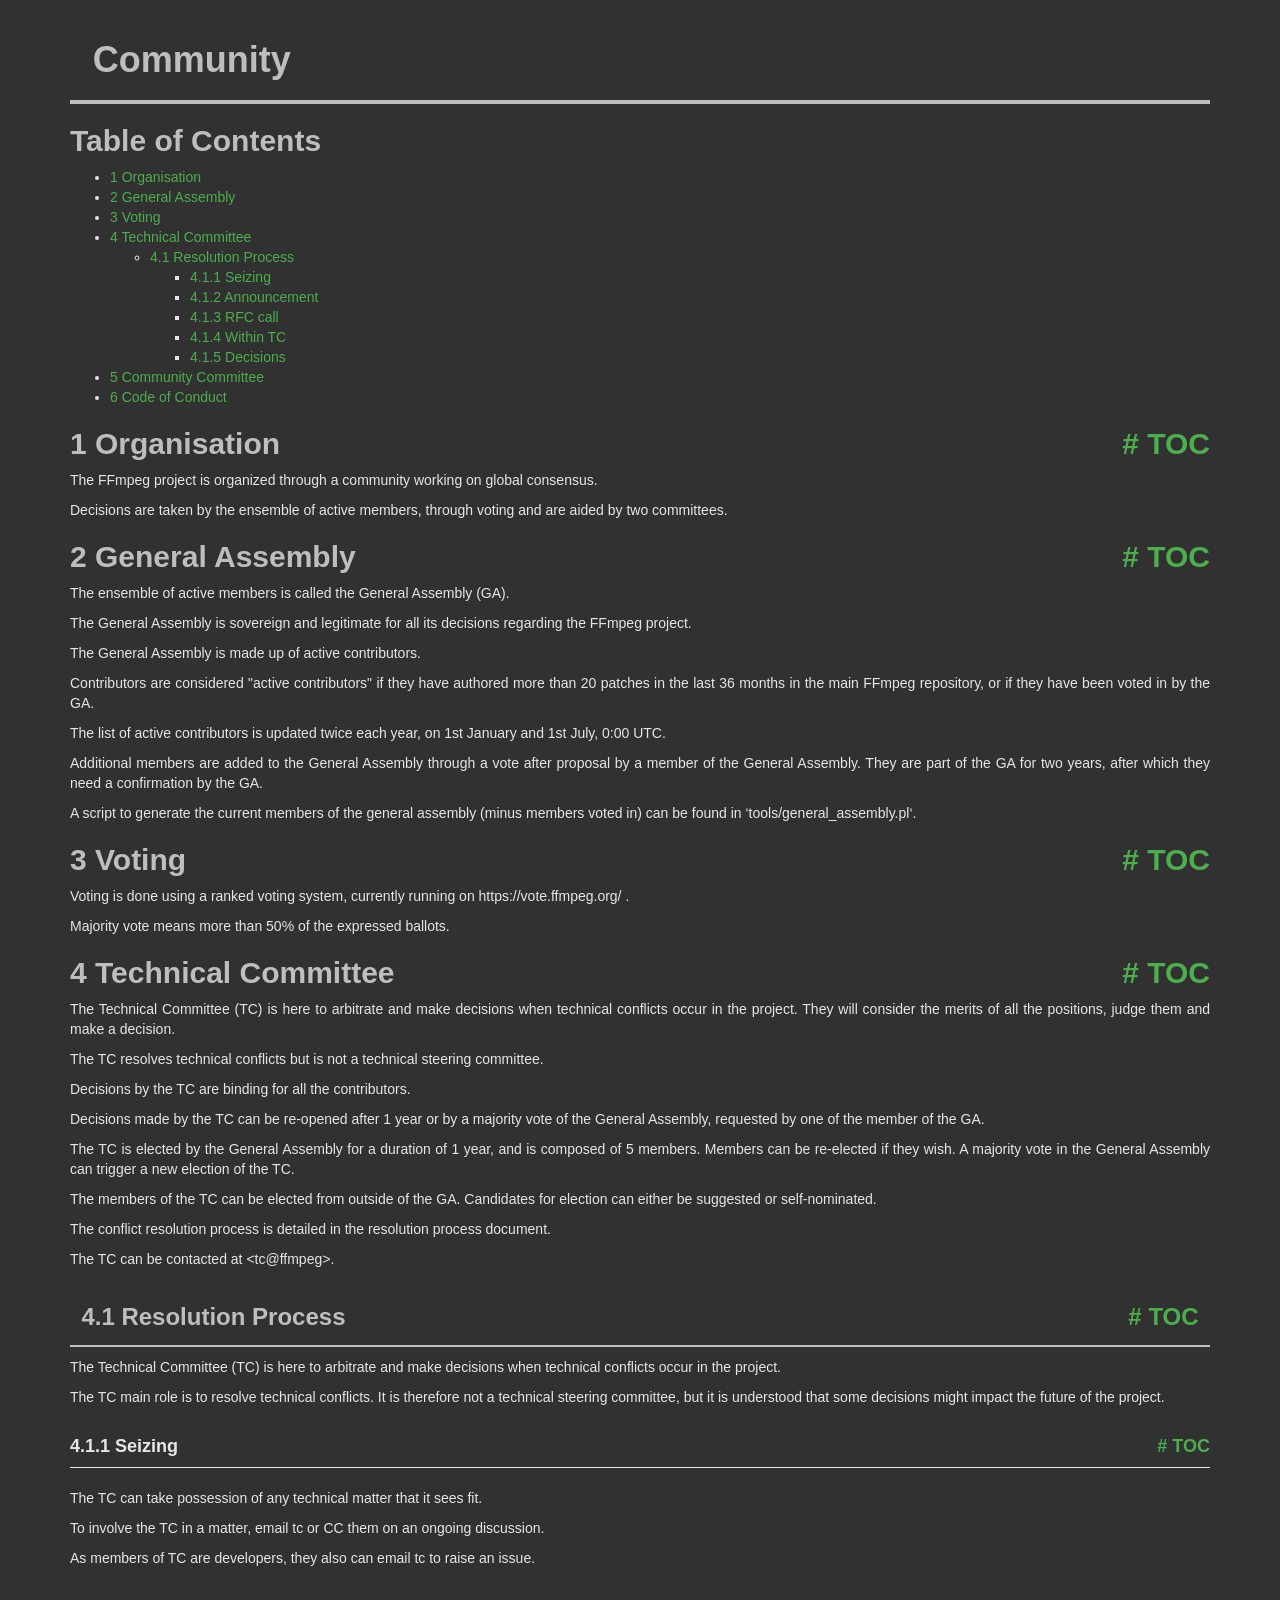
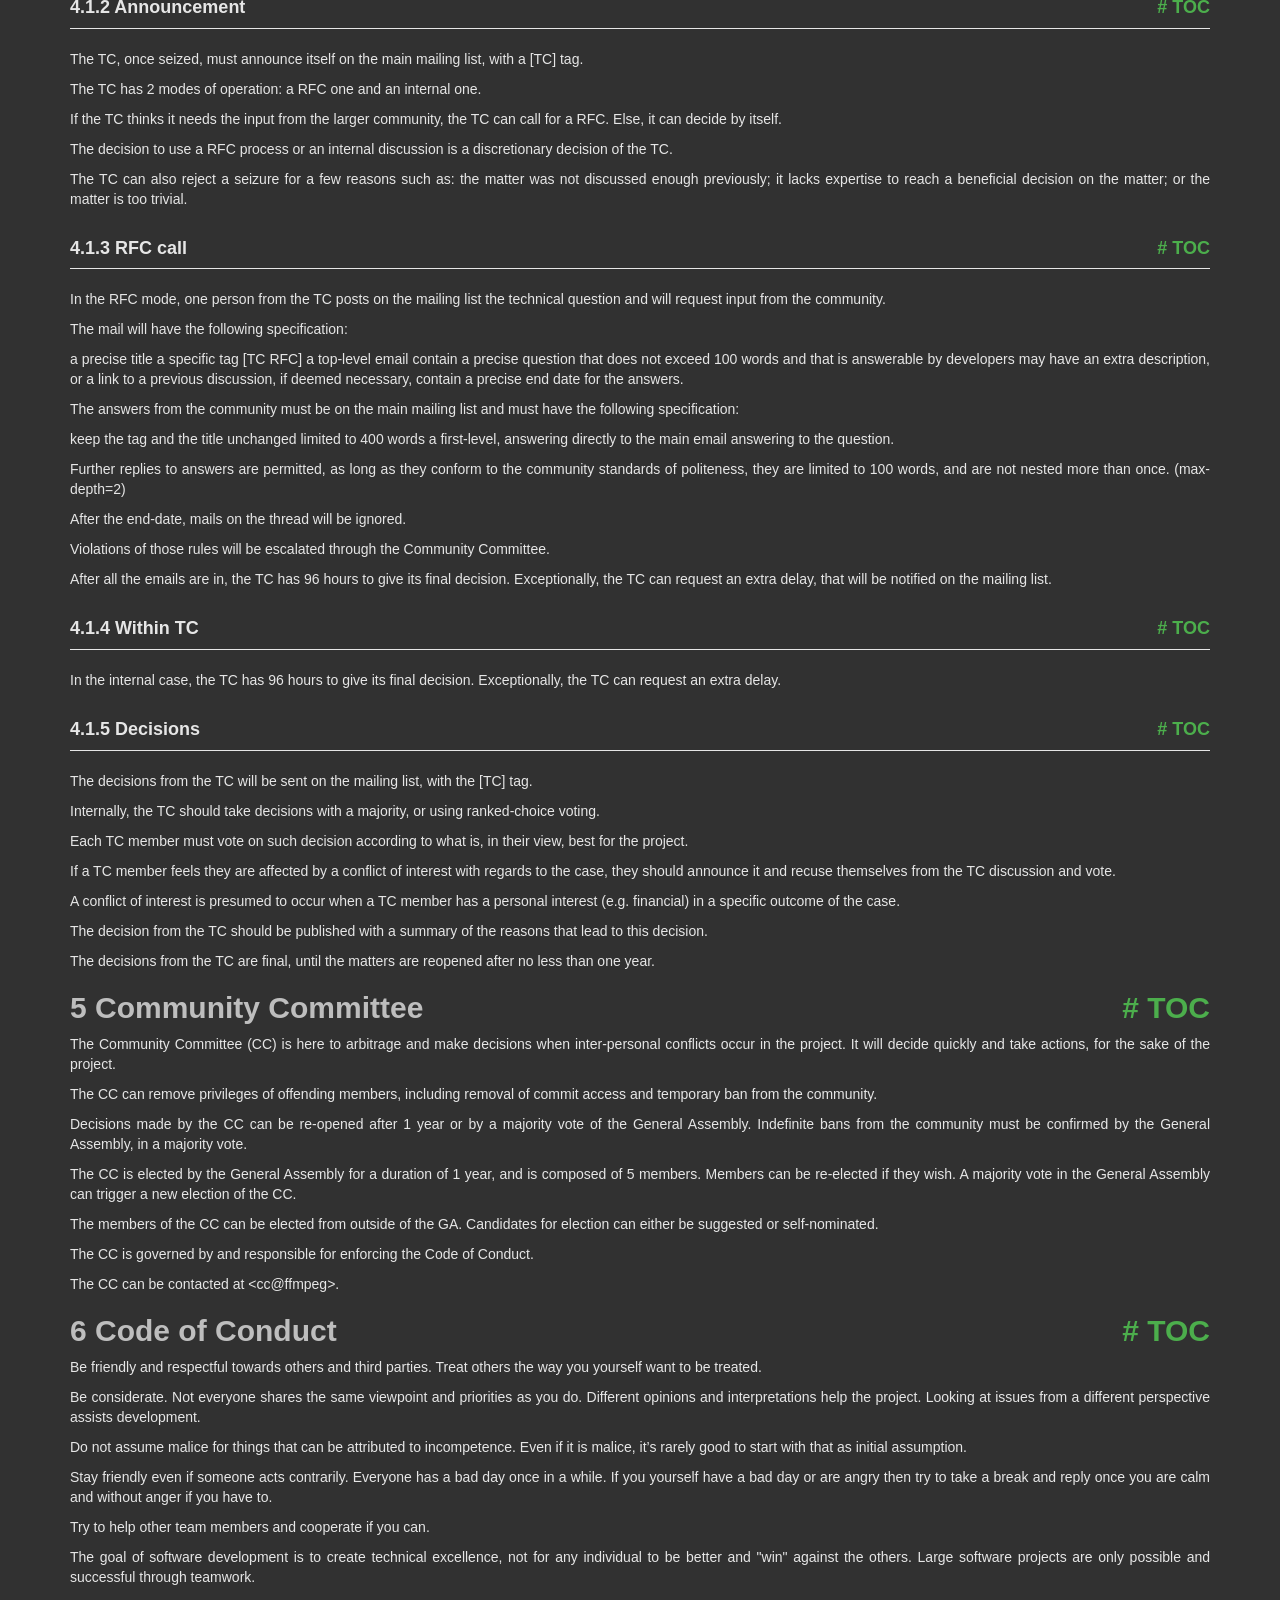
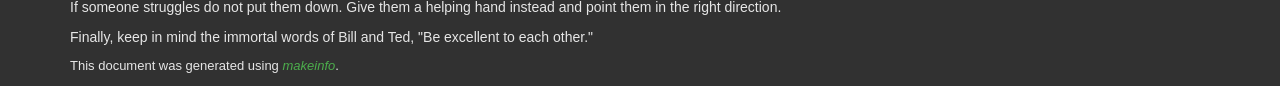
<file: doc/community.html>
<!DOCTYPE html PUBLIC "-//W3C//DTD HTML 4.01 Transitional//EN" "http://www.w3.org/TR/html4/loose.dtd">
<html>
<!-- Created by GNU Texinfo 7.2, https://www.gnu.org/software/texinfo/ -->
  <head>
    <meta charset="utf-8">
    <title>
      Community
    </title>
    <meta name="viewport" content="width=device-width,initial-scale=1.0">
    <link rel="stylesheet" type="text/css" href="bootstrap.min.css">
    <link rel="stylesheet" type="text/css" href="style.min.css">
  </head>
  <body>
    <div class="container">
      <h1>
      Community
      </h1>


<a name="SEC_Top"></a>

<div class="region-contents" id="SEC_Contents">
<h2 class="contents-heading">Table of Contents</h2>

<div class="contents">

<ul class="toc-numbered-mark">
  <li><a id="toc-Organisation" href="#Organisation-1">1 Organisation</a></li>
  <li><a id="toc-General-Assembly" href="#General-Assembly-1">2 General Assembly</a></li>
  <li><a id="toc-Voting" href="#Voting-1">3 Voting</a></li>
  <li><a id="toc-Technical-Committee" href="#Technical-Committee-1">4 Technical Committee</a>
  <ul class="toc-numbered-mark">
    <li><a id="toc-Resolution-Process" href="#Resolution-Process-1">4.1 Resolution Process</a>
    <ul class="toc-numbered-mark">
      <li><a id="toc-Seizing" href="#Seizing">4.1.1 Seizing</a></li>
      <li><a id="toc-Announcement" href="#Announcement">4.1.2 Announcement</a></li>
      <li><a id="toc-RFC-call" href="#RFC-call">4.1.3 RFC call</a></li>
      <li><a id="toc-Within-TC" href="#Within-TC">4.1.4 Within TC</a></li>
      <li><a id="toc-Decisions" href="#Decisions">4.1.5 Decisions</a></li>
    </ul></li>
  </ul></li>
  <li><a id="toc-Community-Committee" href="#Community-Committee-1">5 Community Committee</a></li>
  <li><a id="toc-Code-of-Conduct" href="#Code-of-Conduct-1">6 Code of Conduct</a></li>
</ul>
</div>
</div>

<a class="anchor" id="Organisation"></a><a name="Organisation-1"></a>
<h2 class="chapter">1 Organisation<span class="pull-right"><a class="anchor hidden-xs" href="#Organisation" aria-hidden="true">#</a> <a class="anchor hidden-xs"href="#toc-Organisation" aria-hidden="true">TOC</a></span></h2>

<p>The FFmpeg project is organized through a community working on global consensus.
</p>
<p>Decisions are taken by the ensemble of active members, through voting and are aided by two committees.
</p>
<a class="anchor" id="General-Assembly"></a><a name="General-Assembly-1"></a>
<h2 class="chapter">2 General Assembly<span class="pull-right"><a class="anchor hidden-xs" href="#General-Assembly" aria-hidden="true">#</a> <a class="anchor hidden-xs"href="#toc-General-Assembly" aria-hidden="true">TOC</a></span></h2>

<p>The ensemble of active members is called the General Assembly (GA).
</p>
<p>The General Assembly is sovereign and legitimate for all its decisions regarding the FFmpeg project.
</p>
<p>The General Assembly is made up of active contributors.
</p>
<p>Contributors are considered &quot;active contributors&quot; if they have authored more than 20 patches in the last 36 months in the main FFmpeg repository, or if they have been voted in by the GA.
</p>
<p>The list of active contributors is updated twice each year, on 1st January and 1st July, 0:00 UTC.
</p>
<p>Additional members are added to the General Assembly through a vote after proposal by a member of the General Assembly. They are part of the GA for two years, after which they need a confirmation by the GA.
</p>
<p>A script to generate the current members of the general assembly (minus members voted in) can be found in &lsquo;tools/general_assembly.pl&lsquo;.
</p>
<a class="anchor" id="Voting"></a><a name="Voting-1"></a>
<h2 class="chapter">3 Voting<span class="pull-right"><a class="anchor hidden-xs" href="#Voting" aria-hidden="true">#</a> <a class="anchor hidden-xs"href="#toc-Voting" aria-hidden="true">TOC</a></span></h2>

<p>Voting is done using a ranked voting system, currently running on https://vote.ffmpeg.org/ .
</p>
<p>Majority vote means more than 50% of the expressed ballots.
</p>
<a class="anchor" id="Technical-Committee"></a><a name="Technical-Committee-1"></a>
<h2 class="chapter">4 Technical Committee<span class="pull-right"><a class="anchor hidden-xs" href="#Technical-Committee" aria-hidden="true">#</a> <a class="anchor hidden-xs"href="#toc-Technical-Committee" aria-hidden="true">TOC</a></span></h2>

<p>The Technical Committee (TC) is here to arbitrate and make decisions when technical conflicts occur in the project. They will consider the merits of all the positions, judge them and make a decision.
</p>
<p>The TC resolves technical conflicts but is not a technical steering committee.
</p>
<p>Decisions by the TC are binding for all the contributors.
</p>
<p>Decisions made by the TC can be re-opened after 1 year or by a majority vote of the General Assembly, requested by one of the member of the GA.
</p>
<p>The TC is elected by the General Assembly for a duration of 1 year, and is composed of 5 members. Members can be re-elected if they wish. A majority vote in the General Assembly can trigger a new election of the TC.
</p>
<p>The members of the TC can be elected from outside of the GA. Candidates for election can either be suggested or self-nominated.
</p>
<p>The conflict resolution process is detailed in the resolution process document.
</p>
<p>The TC can be contacted at &lt;tc@ffmpeg&gt;.
</p>
<a class="anchor" id="Resolution-Process"></a><a name="Resolution-Process-1"></a>
<h3 class="section">4.1 Resolution Process<span class="pull-right"><a class="anchor hidden-xs" href="#Resolution-Process" aria-hidden="true">#</a> <a class="anchor hidden-xs"href="#toc-Resolution-Process" aria-hidden="true">TOC</a></span></h3>

<p>The Technical Committee (TC) is here to arbitrate and make decisions when technical conflicts occur in the project.
</p>
<p>The TC main role is to resolve technical conflicts. It is therefore not a technical steering committee, but it is understood that some decisions might impact the future of the project.
</p>
<a name="Seizing"></a>
<h4 class="subsection">4.1.1 Seizing<span class="pull-right"><a class="anchor hidden-xs" href="#Seizing" aria-hidden="true">#</a> <a class="anchor hidden-xs"href="#toc-Seizing" aria-hidden="true">TOC</a></span></h4>

<p>The TC can take possession of any technical matter that it sees fit.
</p>
<p>To involve the TC in a matter, email tc&nbsp;or CC them on an ongoing discussion.
</p>
<p>As members of TC are developers, they also can email tc&nbsp;to raise an issue.
</p><a name="Announcement"></a>
<h4 class="subsection">4.1.2 Announcement<span class="pull-right"><a class="anchor hidden-xs" href="#Announcement" aria-hidden="true">#</a> <a class="anchor hidden-xs"href="#toc-Announcement" aria-hidden="true">TOC</a></span></h4>

<p>The TC, once seized, must announce itself on the main mailing list, with a [TC] tag.
</p>
<p>The TC has 2 modes of operation: a RFC one and an internal one.
</p>
<p>If the TC thinks it needs the input from the larger community, the TC can call for a RFC. Else, it can decide by itself.
</p>
<p>The decision to use a RFC process or an internal discussion is a discretionary decision of the TC.
</p>
<p>The TC can also reject a seizure for a few reasons such as: the matter was not discussed enough previously; it lacks expertise to reach a beneficial decision on the matter; or the matter is too trivial.
</p><a name="RFC-call"></a>
<h4 class="subsection">4.1.3 RFC call<span class="pull-right"><a class="anchor hidden-xs" href="#RFC-call" aria-hidden="true">#</a> <a class="anchor hidden-xs"href="#toc-RFC-call" aria-hidden="true">TOC</a></span></h4>

<p>In the RFC mode, one person from the TC posts on the mailing list the technical question and will request input from the community.
</p>
<p>The mail will have the following specification:
</p>
<p>a precise title
    a specific tag [TC RFC]
    a top-level email
    contain a precise question that does not exceed 100 words and that is answerable by developers
    may have an extra description, or a link to a previous discussion, if deemed necessary,
    contain a precise end date for the answers.
</p>
<p>The answers from the community must be on the main mailing list and must have the following specification:
</p>
<p>keep the tag and the title unchanged
    limited to 400 words
    a first-level, answering directly to the main email
    answering to the question.
</p>
<p>Further replies to answers are permitted, as long as they conform to the community standards of politeness, they are limited to 100 words, and are not nested more than once. (max-depth=2)
</p>
<p>After the end-date, mails on the thread will be ignored.
</p>
<p>Violations of those rules will be escalated through the Community Committee.
</p>
<p>After all the emails are in, the TC has 96 hours to give its final decision. Exceptionally, the TC can request an extra delay, that will be notified on the mailing list.
</p><a name="Within-TC"></a>
<h4 class="subsection">4.1.4 Within TC<span class="pull-right"><a class="anchor hidden-xs" href="#Within-TC" aria-hidden="true">#</a> <a class="anchor hidden-xs"href="#toc-Within-TC" aria-hidden="true">TOC</a></span></h4>

<p>In the internal case, the TC has 96 hours to give its final decision. Exceptionally, the TC can request an extra delay.
</p><a name="Decisions"></a>
<h4 class="subsection">4.1.5 Decisions<span class="pull-right"><a class="anchor hidden-xs" href="#Decisions" aria-hidden="true">#</a> <a class="anchor hidden-xs"href="#toc-Decisions" aria-hidden="true">TOC</a></span></h4>

<p>The decisions from the TC will be sent on the mailing list, with the [TC] tag.
</p>
<p>Internally, the TC should take decisions with a majority, or using ranked-choice voting.
</p>
<p>Each TC member must vote on such decision according to what is, in their view, best for the project.
</p>
<p>If a TC member feels they are affected by a conflict of interest with regards to the case, they should announce it and recuse themselves from the TC
discussion and vote.
</p>
<p>A conflict of interest is presumed to occur when a TC member has a personal interest (e.g. financial) in a specific outcome of the case.
</p>
<p>The decision from the TC should be published with a summary of the reasons that lead to this decision.
</p>
<p>The decisions from the TC are final, until the matters are reopened after no less than one year.
</p>
<a class="anchor" id="Community-Committee"></a><a name="Community-Committee-1"></a>
<h2 class="chapter">5 Community Committee<span class="pull-right"><a class="anchor hidden-xs" href="#Community-Committee" aria-hidden="true">#</a> <a class="anchor hidden-xs"href="#toc-Community-Committee" aria-hidden="true">TOC</a></span></h2>

<p>The Community Committee (CC) is here to arbitrage and make decisions when inter-personal conflicts occur in the project. It will decide quickly and take actions, for the sake of the project.
</p>
<p>The CC can remove privileges of offending members, including removal of commit access and temporary ban from the community.
</p>
<p>Decisions made by the CC can be re-opened after 1 year or by a majority vote of the General Assembly. Indefinite bans from the community must be confirmed by the General Assembly, in a majority vote.
</p>
<p>The CC is elected by the General Assembly for a duration of 1 year, and is composed of 5 members. Members can be re-elected if they wish. A majority vote in the General Assembly can trigger a new election of the CC.
</p>
<p>The members of the CC can be elected from outside of the GA. Candidates for election can either be suggested or self-nominated.
</p>
<p>The CC is governed by and responsible for enforcing the Code of Conduct.
</p>
<p>The CC can be contacted at &lt;cc@ffmpeg&gt;.
</p>
<a class="anchor" id="Code-of-Conduct"></a><a name="Code-of-Conduct-1"></a>
<h2 class="chapter">6 Code of Conduct<span class="pull-right"><a class="anchor hidden-xs" href="#Code-of-Conduct" aria-hidden="true">#</a> <a class="anchor hidden-xs"href="#toc-Code-of-Conduct" aria-hidden="true">TOC</a></span></h2>

<p>Be friendly and respectful towards others and third parties.
Treat others the way you yourself want to be treated.
</p>
<p>Be considerate. Not everyone shares the same viewpoint and priorities as you do.
Different opinions and interpretations help the project.
Looking at issues from a different perspective assists development.
</p>
<p>Do not assume malice for things that can be attributed to incompetence. Even if
it is malice, it&rsquo;s rarely good to start with that as initial assumption.
</p>
<p>Stay friendly even if someone acts contrarily. Everyone has a bad day
once in a while.
If you yourself have a bad day or are angry then try to take a break and reply
once you are calm and without anger if you have to.
</p>
<p>Try to help other team members and cooperate if you can.
</p>
<p>The goal of software development is to create technical excellence, not for any
individual to be better and &quot;win&quot; against the others. Large software projects
are only possible and successful through teamwork.
</p>
<p>If someone struggles do not put them down. Give them a helping hand
instead and point them in the right direction.
</p>
<p>Finally, keep in mind the immortal words of Bill and Ted,
&quot;Be excellent to each other.&quot;
</p>
      <p style="font-size: small;">
        This document was generated using <a class="uref" href="https://www.gnu.org/software/texinfo/"><em class="emph">makeinfo</em></a>.
      </p>
    </div>
  </body>
</html>
</file>
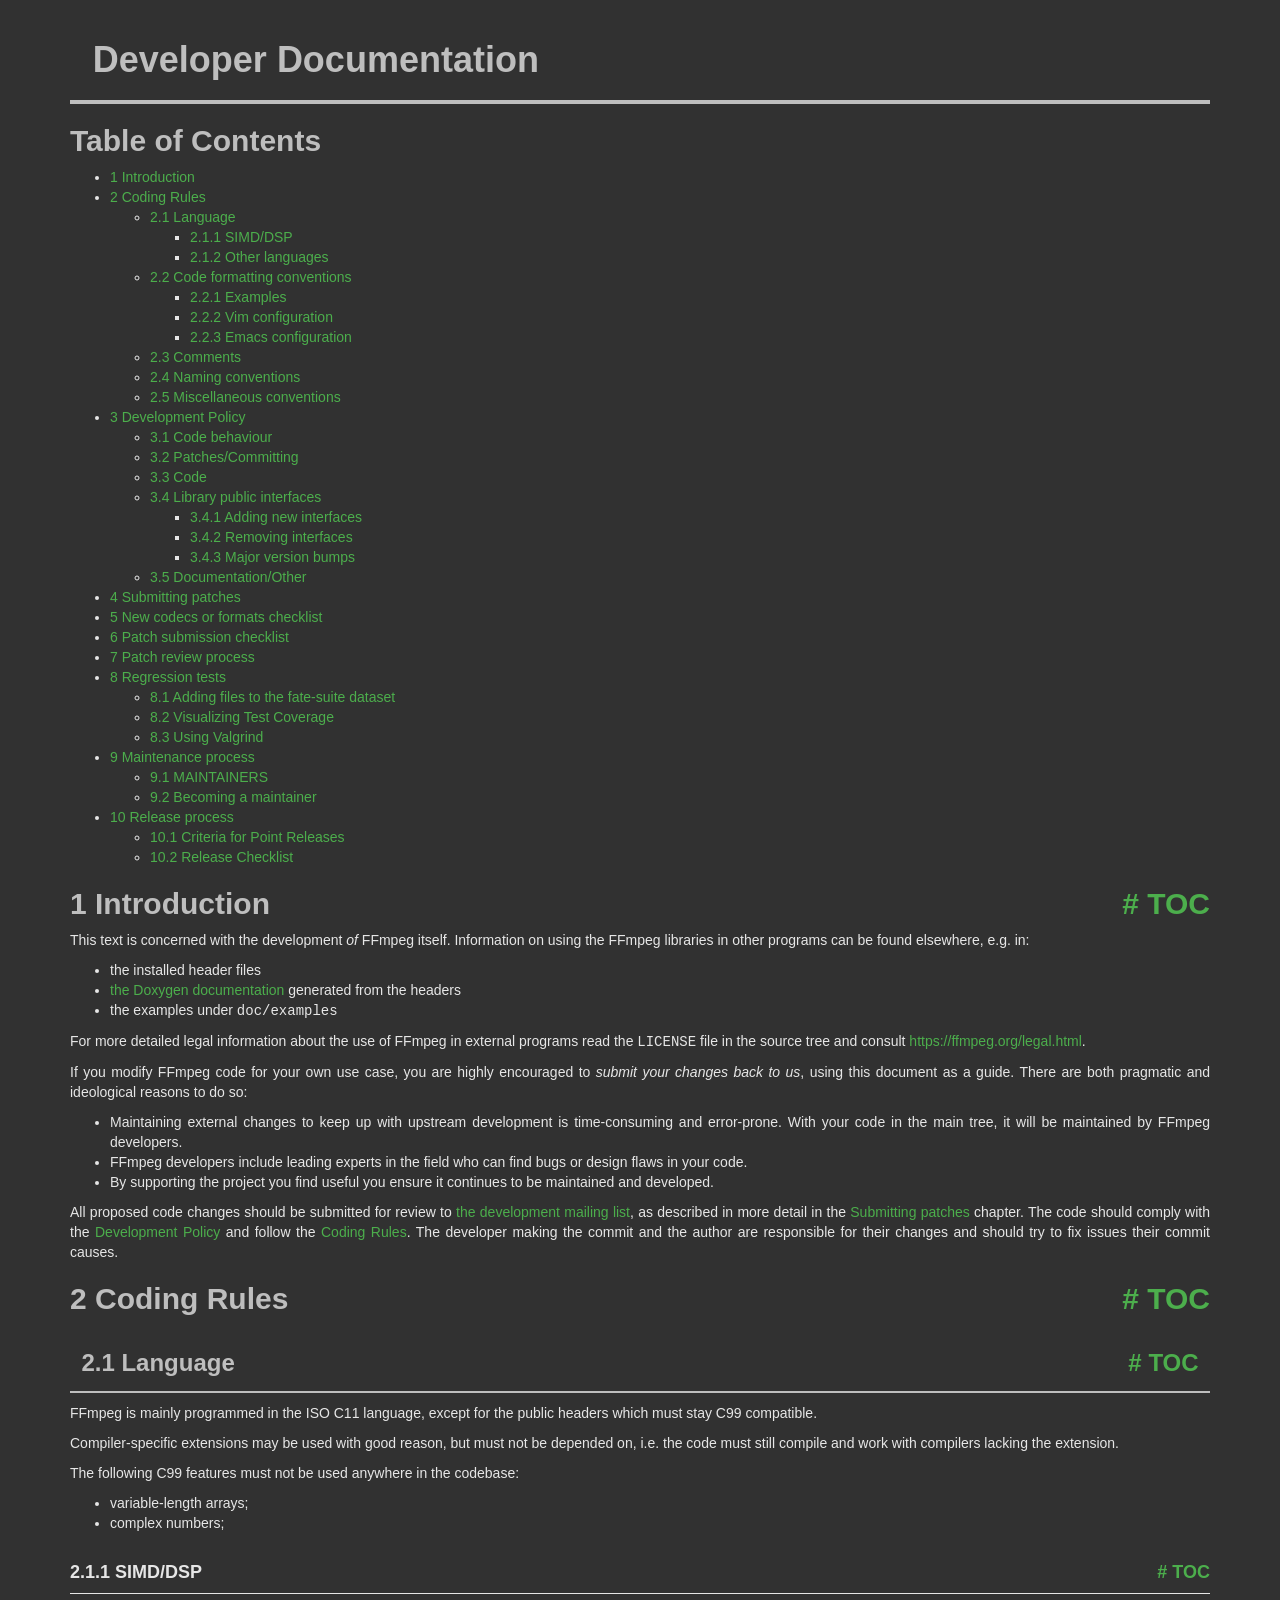
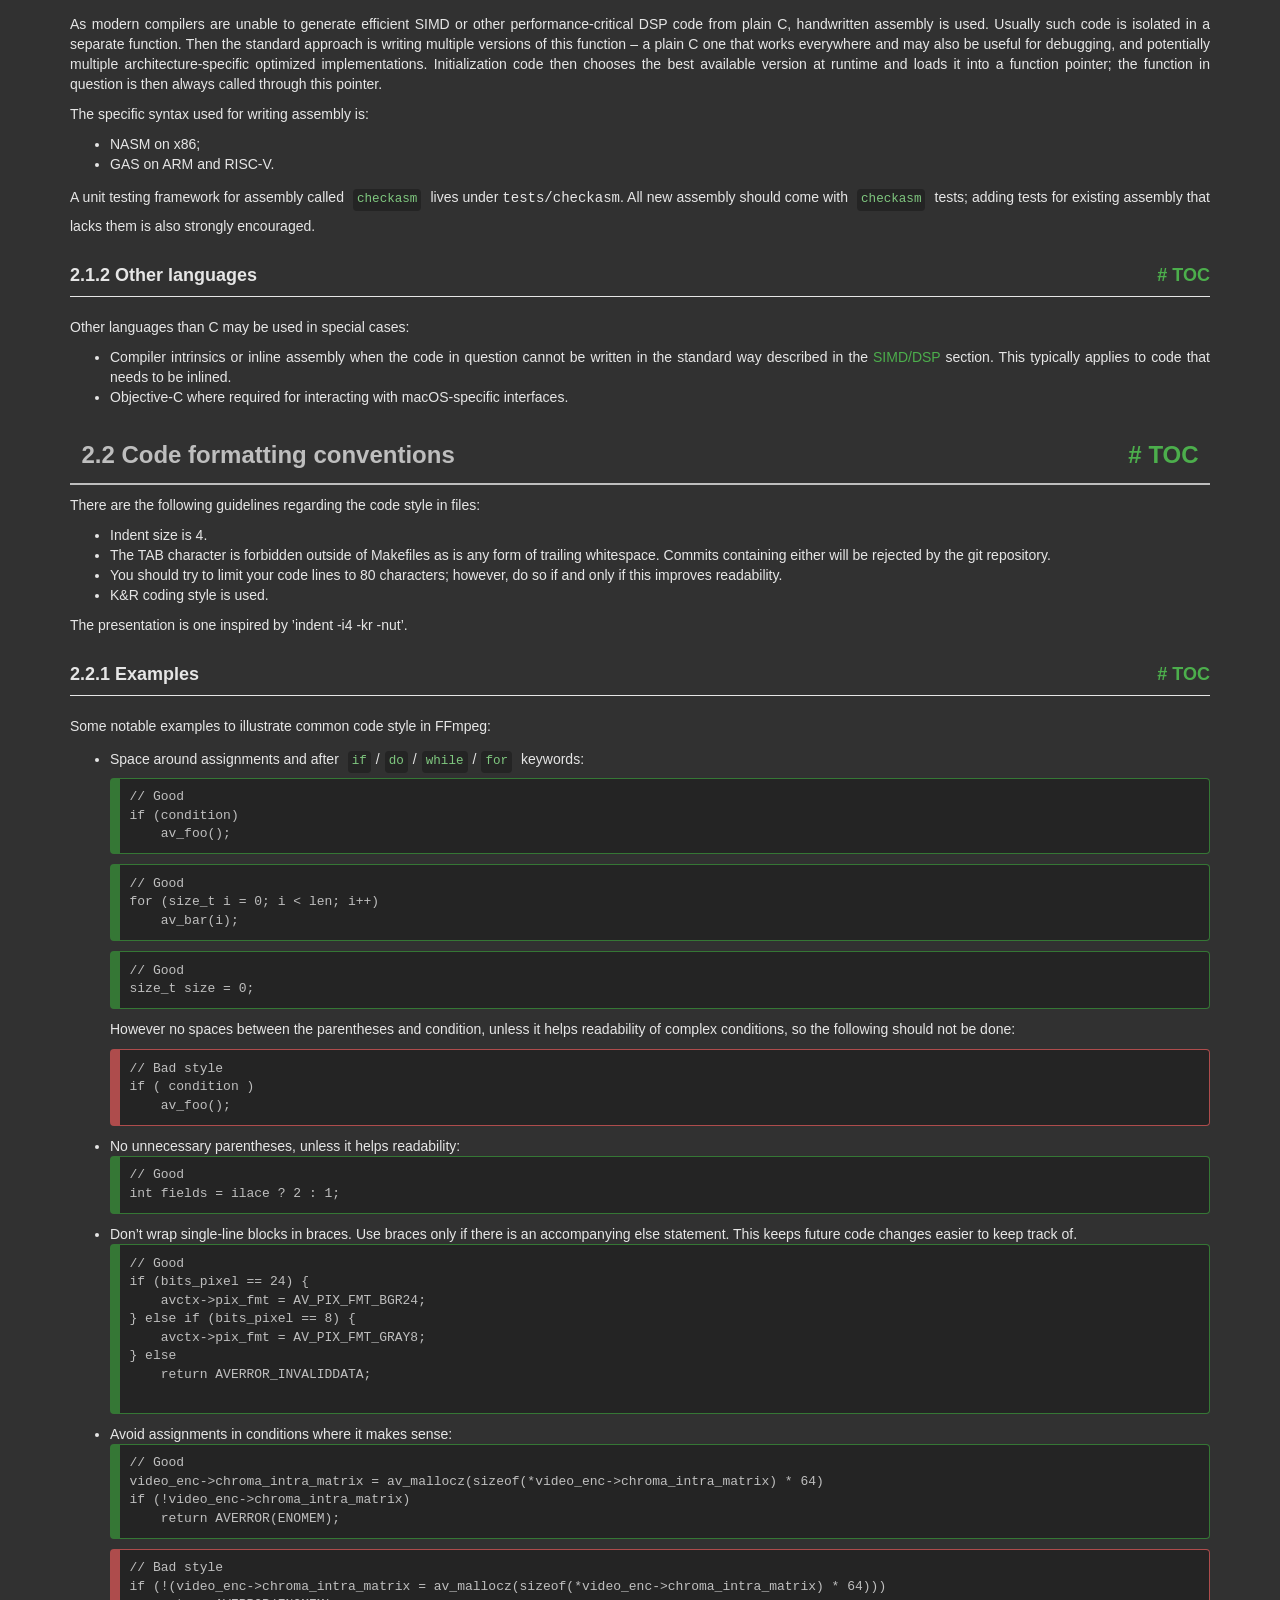
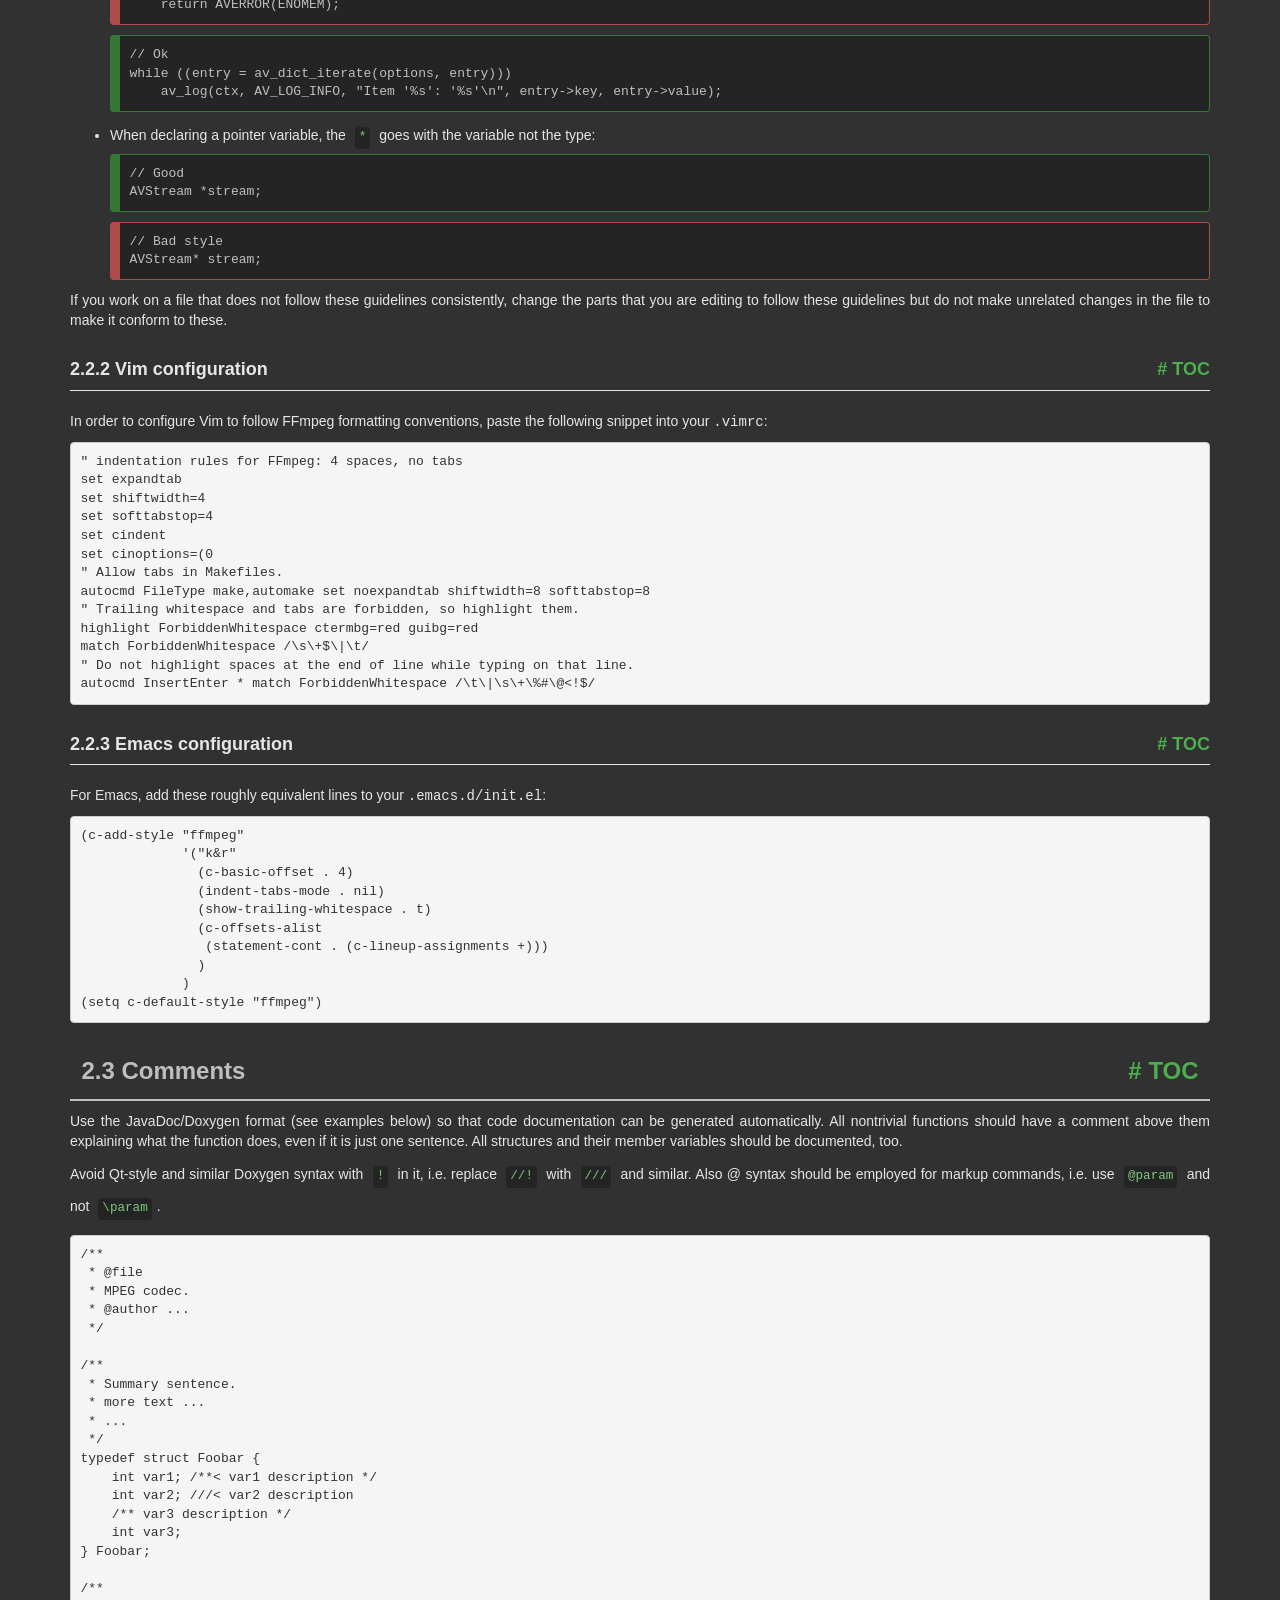
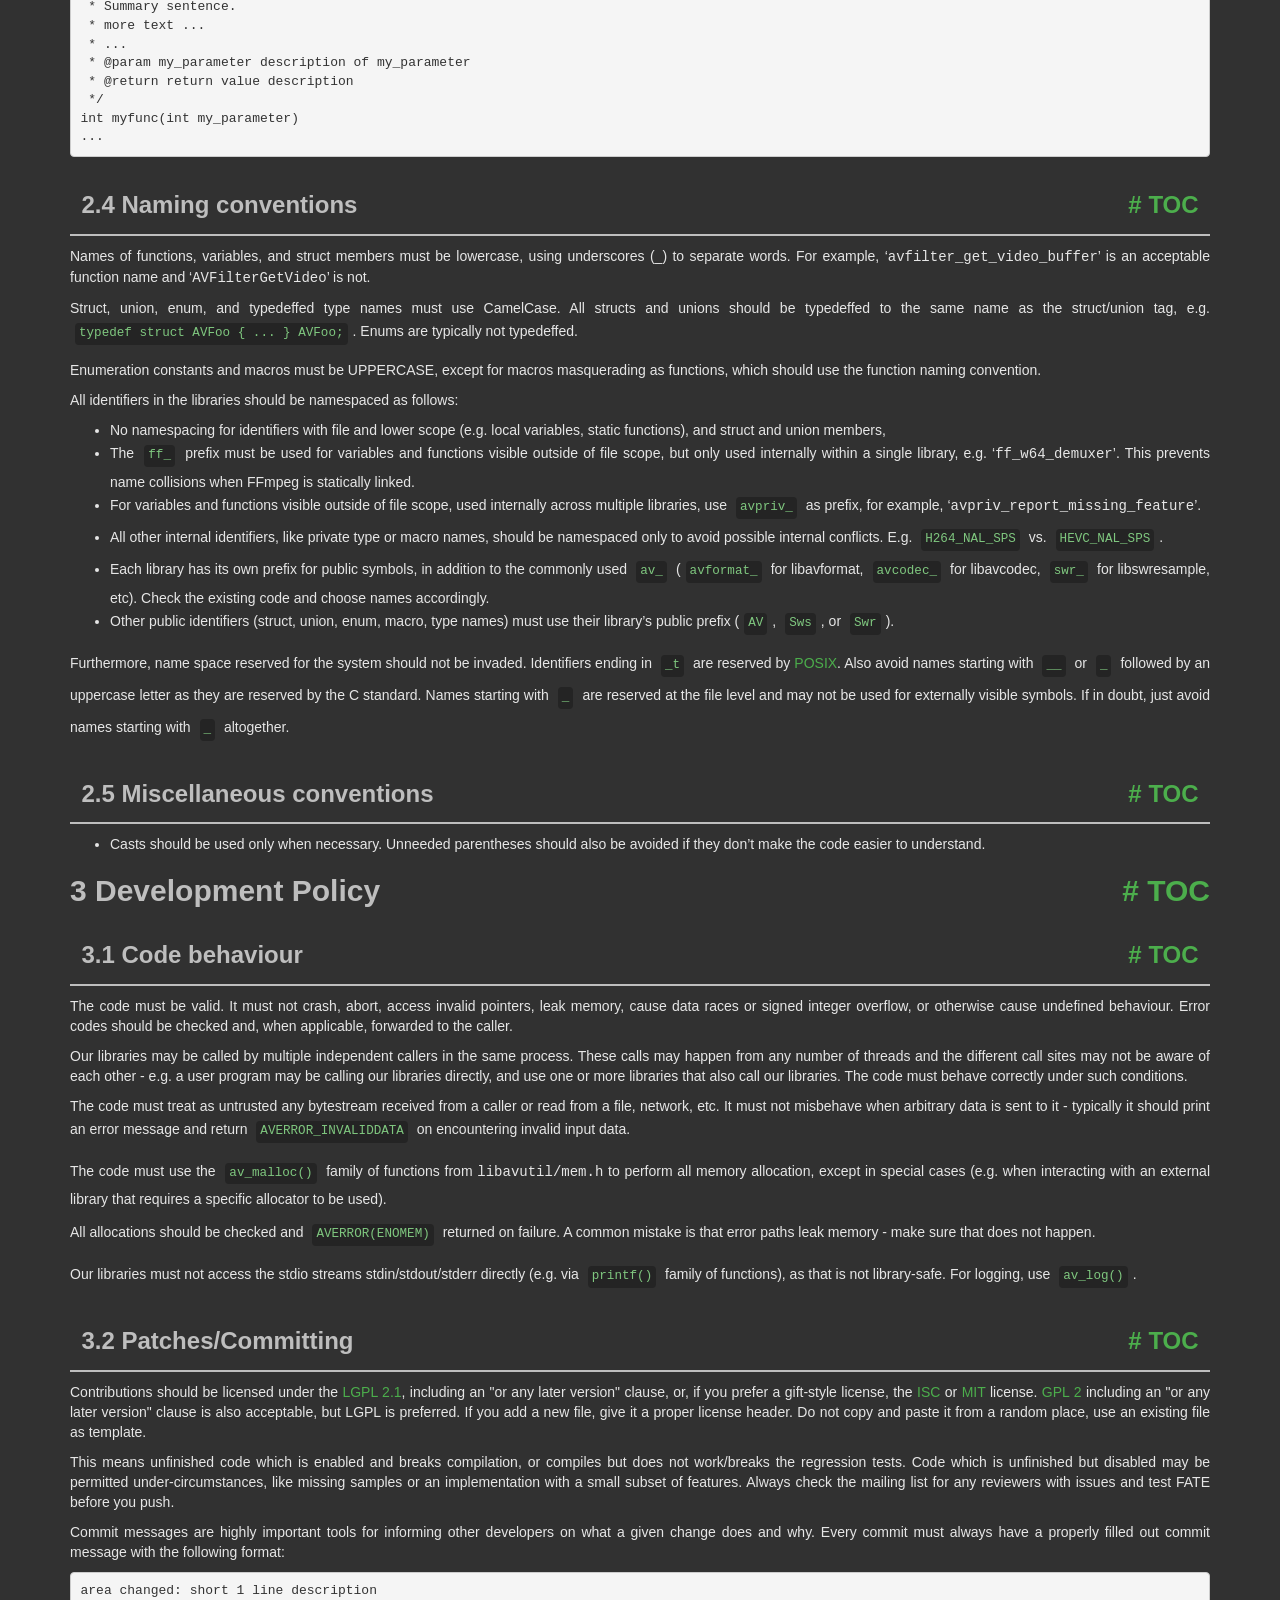
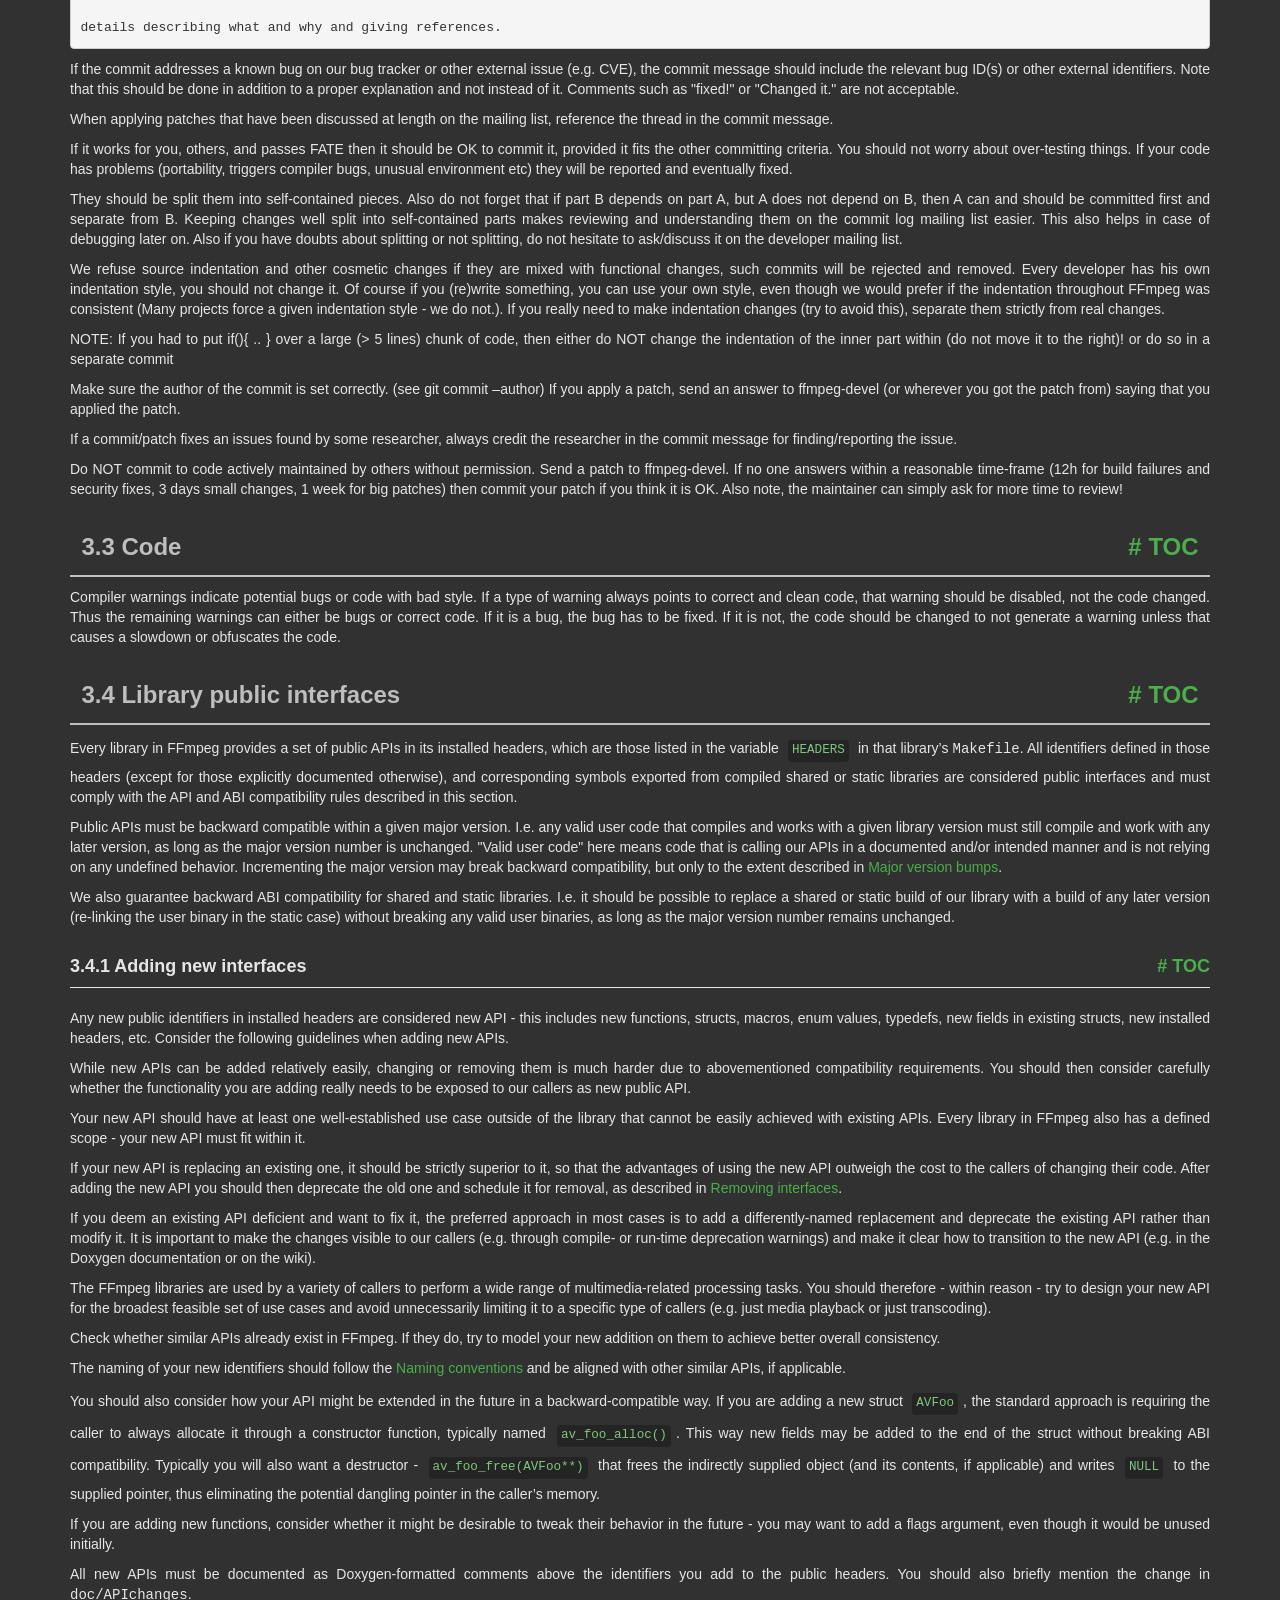
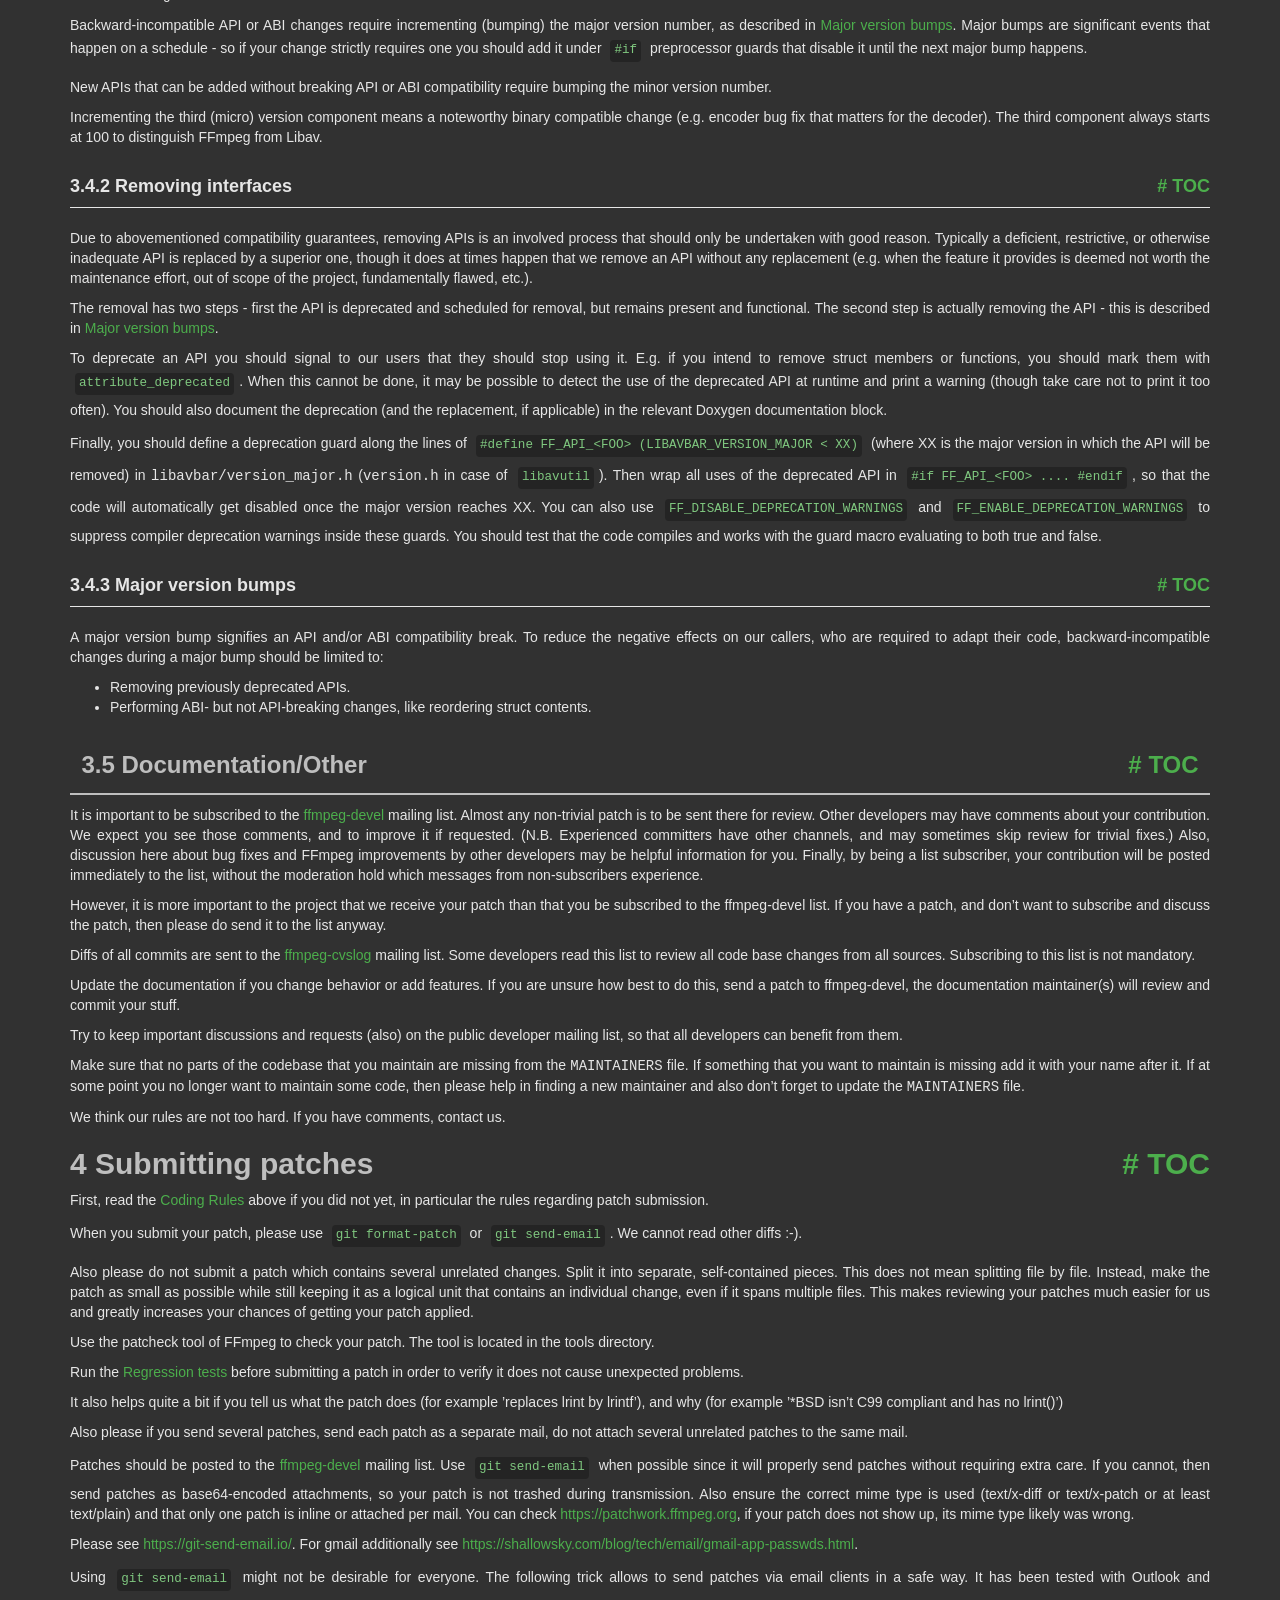
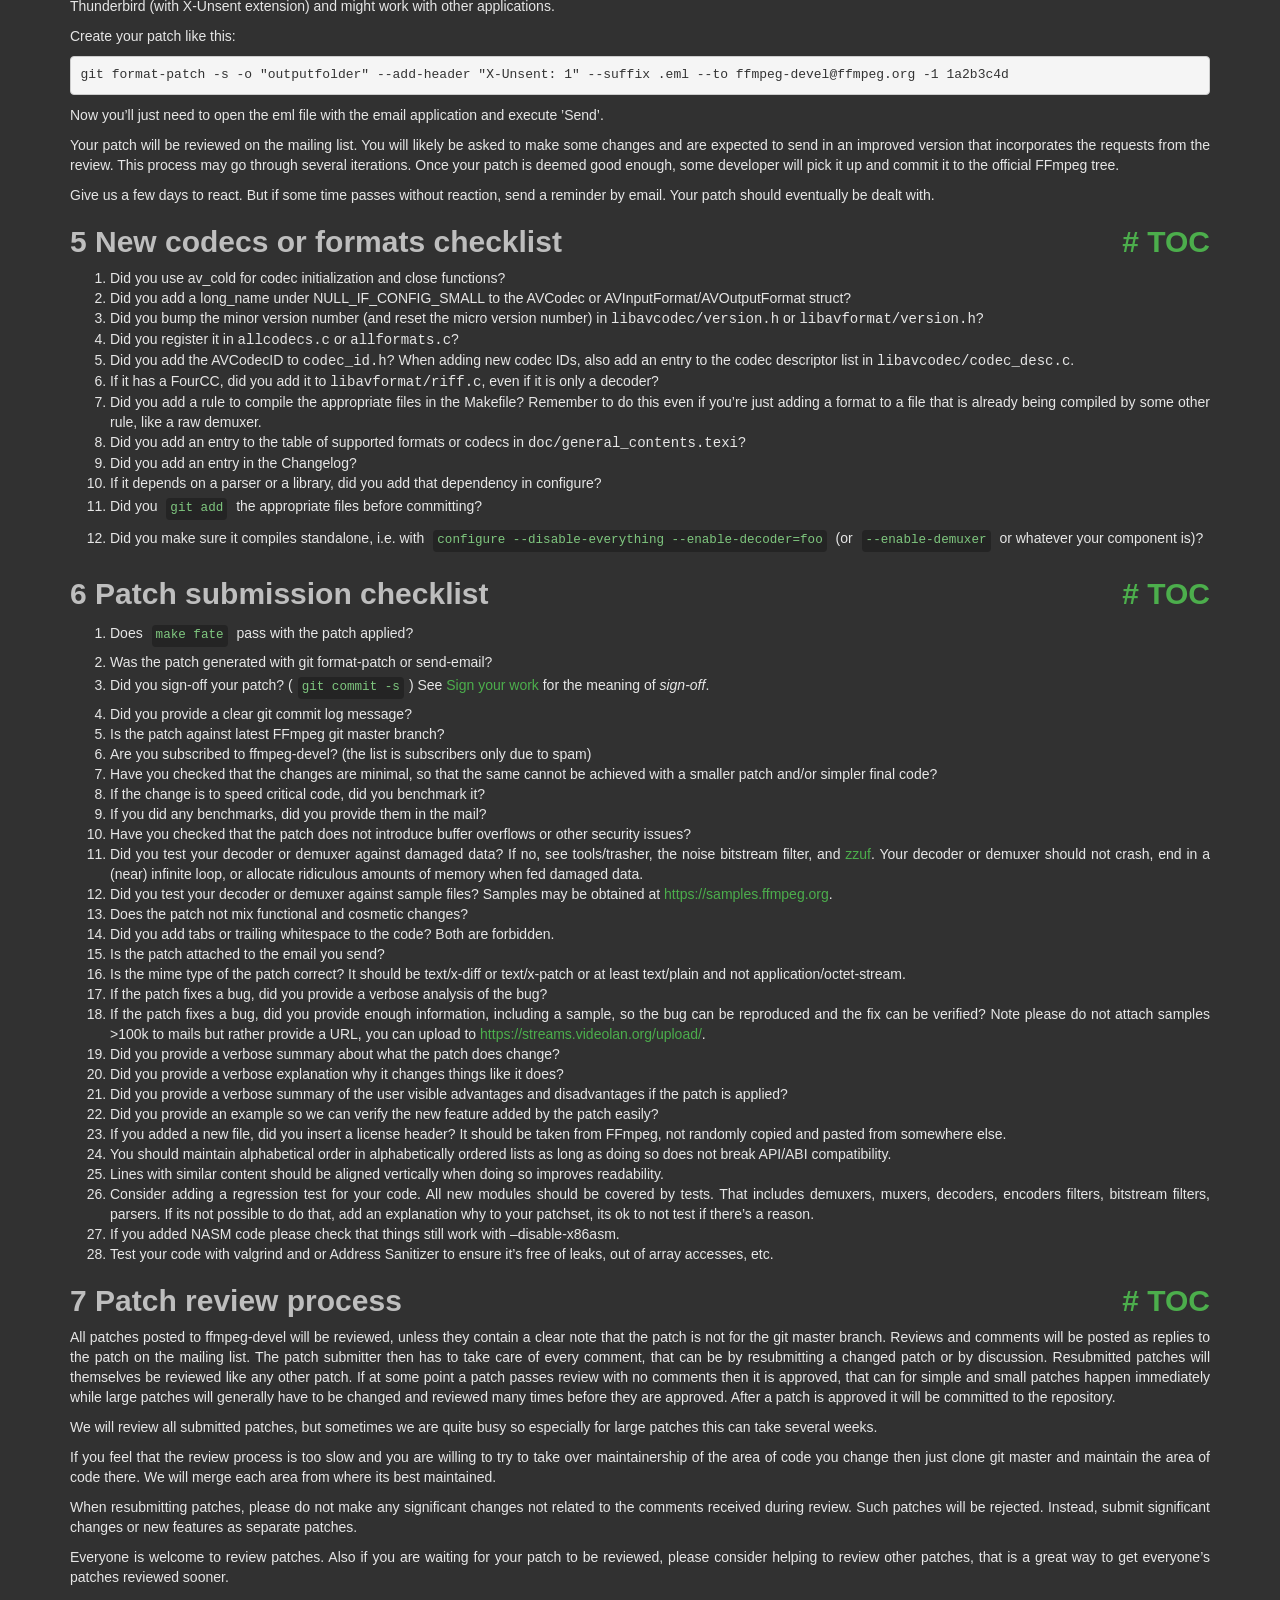
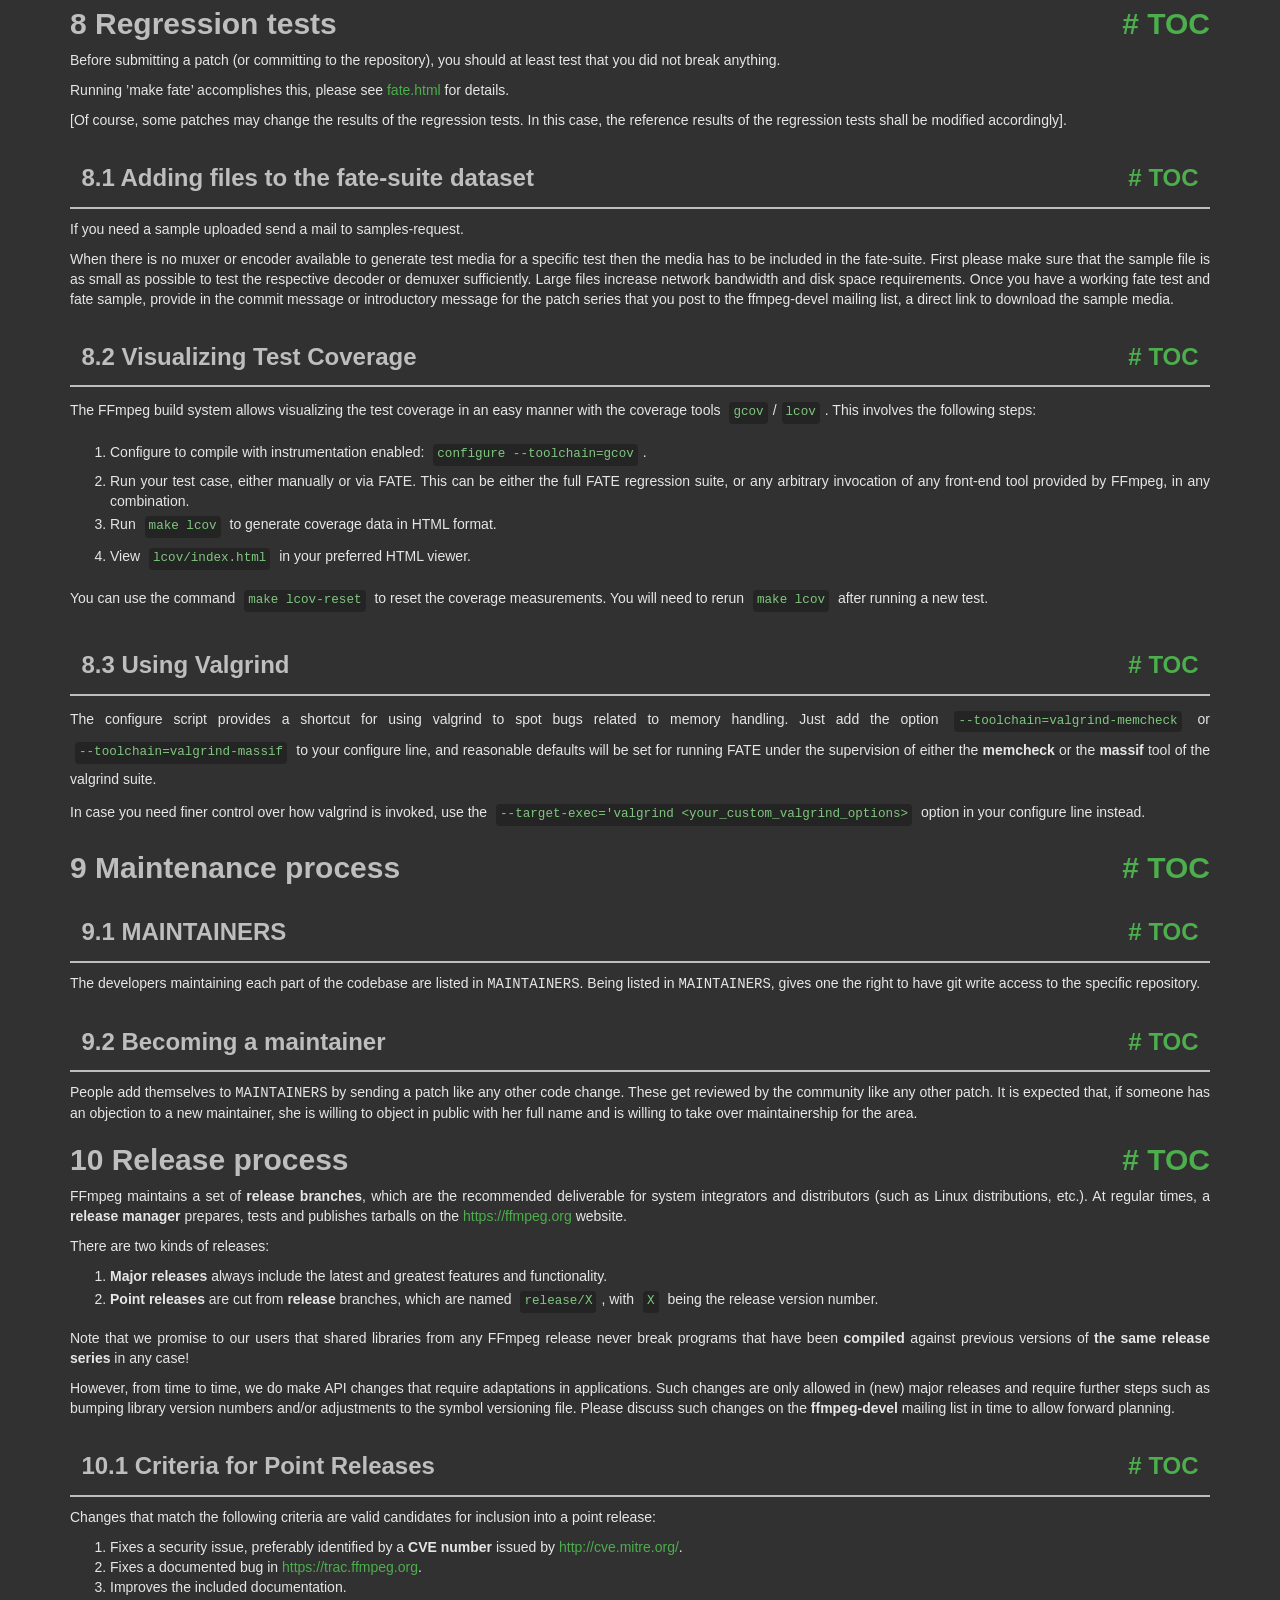
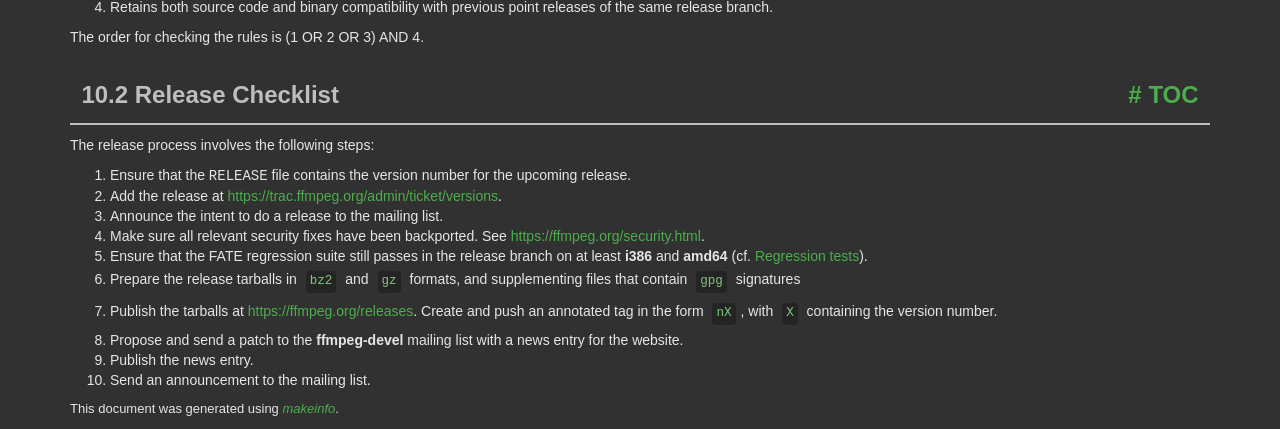
<file: doc/developer.html>
<!DOCTYPE html PUBLIC "-//W3C//DTD HTML 4.01 Transitional//EN" "http://www.w3.org/TR/html4/loose.dtd">
<html>
<!-- Created by GNU Texinfo 7.2, https://www.gnu.org/software/texinfo/ -->
  <head>
    <meta charset="utf-8">
    <title>
      Developer Documentation
    </title>
    <meta name="viewport" content="width=device-width,initial-scale=1.0">
    <link rel="stylesheet" type="text/css" href="bootstrap.min.css">
    <link rel="stylesheet" type="text/css" href="style.min.css">
  </head>
  <body>
    <div class="container">
      <h1>
      Developer Documentation
      </h1>


<a name="SEC_Top"></a>

<div class="region-contents" id="SEC_Contents">
<h2 class="contents-heading">Table of Contents</h2>

<div class="contents">

<ul class="toc-numbered-mark">
  <li><a id="toc-Introduction" href="#Introduction">1 Introduction</a></li>
  <li><a id="toc-Coding-Rules" href="#Coding-Rules-1">2 Coding Rules</a>
  <ul class="toc-numbered-mark">
    <li><a id="toc-Language" href="#Language">2.1 Language</a>
    <ul class="toc-numbered-mark">
      <li><a id="toc-SIMD_002fDSP" href="#SIMD_002fDSP-1">2.1.1 SIMD/DSP</a></li>
      <li><a id="toc-Other-languages" href="#Other-languages">2.1.2 Other languages</a></li>
    </ul></li>
    <li><a id="toc-Code-formatting-conventions" href="#Code-formatting-conventions">2.2 Code formatting conventions</a>
    <ul class="toc-numbered-mark">
      <li><a id="toc-Examples" href="#Examples">2.2.1 Examples</a></li>
      <li><a id="toc-Vim-configuration" href="#Vim-configuration">2.2.2 Vim configuration</a></li>
      <li><a id="toc-Emacs-configuration" href="#Emacs-configuration">2.2.3 Emacs configuration</a></li>
    </ul></li>
    <li><a id="toc-Comments" href="#Comments">2.3 Comments</a></li>
    <li><a id="toc-Naming-conventions" href="#Naming-conventions-1">2.4 Naming conventions</a></li>
    <li><a id="toc-Miscellaneous-conventions" href="#Miscellaneous-conventions">2.5 Miscellaneous conventions</a></li>
  </ul></li>
  <li><a id="toc-Development-Policy" href="#Development-Policy-1">3 Development Policy</a>
  <ul class="toc-numbered-mark">
    <li><a id="toc-Code-behaviour" href="#Code-behaviour">3.1 Code behaviour</a></li>
    <li><a id="toc-Patches_002fCommitting" href="#Patches_002fCommitting">3.2 Patches/Committing</a></li>
    <li><a id="toc-Code" href="#Code">3.3 Code</a></li>
    <li><a id="toc-Library-public-interfaces" href="#Library-public-interfaces">3.4 Library public interfaces</a>
    <ul class="toc-numbered-mark">
      <li><a id="toc-Adding-new-interfaces" href="#Adding-new-interfaces">3.4.1 Adding new interfaces</a></li>
      <li><a id="toc-Removing-interfaces" href="#Removing-interfaces-1">3.4.2 Removing interfaces</a></li>
      <li><a id="toc-Major-version-bumps" href="#Major-version-bumps-1">3.4.3 Major version bumps</a></li>
    </ul></li>
    <li><a id="toc-Documentation_002fOther" href="#Documentation_002fOther">3.5 Documentation/Other</a></li>
  </ul></li>
  <li><a id="toc-Submitting-patches" href="#Submitting-patches-1">4 Submitting patches</a></li>
  <li><a id="toc-New-codecs-or-formats-checklist" href="#New-codecs-or-formats-checklist">5 New codecs or formats checklist</a></li>
  <li><a id="toc-Patch-submission-checklist" href="#Patch-submission-checklist">6 Patch submission checklist</a></li>
  <li><a id="toc-Patch-review-process" href="#Patch-review-process">7 Patch review process</a></li>
  <li><a id="toc-Regression-tests" href="#Regression-tests-1">8 Regression tests</a>
  <ul class="toc-numbered-mark">
    <li><a id="toc-Adding-files-to-the-fate_002dsuite-dataset" href="#Adding-files-to-the-fate_002dsuite-dataset">8.1 Adding files to the fate-suite dataset</a></li>
    <li><a id="toc-Visualizing-Test-Coverage" href="#Visualizing-Test-Coverage">8.2 Visualizing Test Coverage</a></li>
    <li><a id="toc-Using-Valgrind" href="#Using-Valgrind">8.3 Using Valgrind</a></li>
  </ul></li>
  <li><a id="toc-Maintenance-process" href="#Maintenance-process">9 Maintenance process</a>
  <ul class="toc-numbered-mark">
    <li><a id="toc-MAINTAINERS" href="#MAINTAINERS-1">9.1 MAINTAINERS</a></li>
    <li><a id="toc-Becoming-a-maintainer" href="#Becoming-a-maintainer-1">9.2 Becoming a maintainer</a></li>
  </ul></li>
  <li><a id="toc-Release-process" href="#Release-process-1">10 Release process</a>
  <ul class="toc-numbered-mark">
    <li><a id="toc-Criteria-for-Point-Releases" href="#Criteria-for-Point-Releases-1">10.1 Criteria for Point Releases</a></li>
    <li><a id="toc-Release-Checklist" href="#Release-Checklist">10.2 Release Checklist</a></li>
  </ul></li>
</ul>
</div>
</div>

<a name="Introduction"></a>
<h2 class="chapter">1 Introduction<span class="pull-right"><a class="anchor hidden-xs" href="#Introduction" aria-hidden="true">#</a> <a class="anchor hidden-xs"href="#toc-Introduction" aria-hidden="true">TOC</a></span></h2>

<p>This text is concerned with the development <em class="emph">of</em> FFmpeg itself. Information
on using the FFmpeg libraries in other programs can be found elsewhere, e.g. in:
</p><ul class="itemize mark-bullet">
<li>the installed header files
</li><li><a class="url" href="http://ffmpeg.org/doxygen/trunk/index.html">the Doxygen documentation</a>
generated from the headers
</li><li>the examples under <samp class="file">doc/examples</samp>
</li></ul>

<p>For more detailed legal information about the use of FFmpeg in
external programs read the <samp class="file">LICENSE</samp> file in the source tree and
consult <a class="url" href="https://ffmpeg.org/legal.html">https://ffmpeg.org/legal.html</a>.
</p>
<p>If you modify FFmpeg code for your own use case, you are highly encouraged to
<em class="emph">submit your changes back to us</em>, using this document as a guide. There are
both pragmatic and ideological reasons to do so:
</p><ul class="itemize mark-bullet">
<li>Maintaining external changes to keep up with upstream development is
time-consuming and error-prone. With your code in the main tree, it will be
maintained by FFmpeg developers.
</li><li>FFmpeg developers include leading experts in the field who can find bugs or
design flaws in your code.
</li><li>By supporting the project you find useful you ensure it continues to be
maintained and developed.
</li></ul>

<p>All proposed code changes should be submitted for review to
<a class="url" href="mailto:ffmpeg-devel@ffmpeg.org">the development mailing list</a>, as
described in more detail in the <a class="ref" href="#Submitting-patches">Submitting patches</a> chapter. The code
should comply with the <a class="ref" href="#Development-Policy">Development Policy</a> and follow the <a class="ref" href="#Coding-Rules">Coding Rules</a>.
The developer making the commit and the author are responsible for their changes
and should try to fix issues their commit causes.
</p>
<a class="anchor" id="Coding-Rules"></a><a name="Coding-Rules-1"></a>
<h2 class="chapter">2 Coding Rules<span class="pull-right"><a class="anchor hidden-xs" href="#Coding-Rules" aria-hidden="true">#</a> <a class="anchor hidden-xs"href="#toc-Coding-Rules" aria-hidden="true">TOC</a></span></h2>

<a name="Language"></a>
<h3 class="section">2.1 Language<span class="pull-right"><a class="anchor hidden-xs" href="#Language" aria-hidden="true">#</a> <a class="anchor hidden-xs"href="#toc-Language" aria-hidden="true">TOC</a></span></h3>

<p>FFmpeg is mainly programmed in the ISO C11 language, except for the public
headers which must stay C99 compatible.
</p>
<p>Compiler-specific extensions may be used with good reason, but must not be
depended on, i.e. the code must still compile and work with compilers lacking
the extension.
</p>
<p>The following C99 features must not be used anywhere in the codebase:
</p><ul class="itemize mark-bullet">
<li>variable-length arrays;

</li><li>complex numbers;
</li></ul>

<a name="SIMD_002fDSP-1"></a>
<h4 class="subsection">2.1.1 SIMD/DSP<span class="pull-right"><a class="anchor hidden-xs" href="#SIMD_002fDSP" aria-hidden="true">#</a> <a class="anchor hidden-xs"href="#toc-SIMD_002fDSP" aria-hidden="true">TOC</a></span></h4>
<a class="anchor" id="SIMD_002fDSP"></a>
<p>As modern compilers are unable to generate efficient SIMD or other
performance-critical DSP code from plain C, handwritten assembly is used.
Usually such code is isolated in a separate function. Then the standard approach
is writing multiple versions of this function – a plain C one that works
everywhere and may also be useful for debugging, and potentially multiple
architecture-specific optimized implementations. Initialization code then
chooses the best available version at runtime and loads it into a function
pointer; the function in question is then always called through this pointer.
</p>
<p>The specific syntax used for writing assembly is:
</p><ul class="itemize mark-bullet">
<li>NASM on x86;

</li><li>GAS on ARM and RISC-V.
</li></ul>

<p>A unit testing framework for assembly called <code class="code">checkasm</code> lives under
<samp class="file">tests/checkasm</samp>. All new assembly should come with <code class="code">checkasm</code> tests;
adding tests for existing assembly that lacks them is also strongly encouraged.
</p>
<a name="Other-languages"></a>
<h4 class="subsection">2.1.2 Other languages<span class="pull-right"><a class="anchor hidden-xs" href="#Other-languages" aria-hidden="true">#</a> <a class="anchor hidden-xs"href="#toc-Other-languages" aria-hidden="true">TOC</a></span></h4>

<p>Other languages than C may be used in special cases:
</p><ul class="itemize mark-bullet">
<li>Compiler intrinsics or inline assembly when the code in question cannot be
written in the standard way described in the <a class="ref" href="#SIMD_002fDSP">SIMD/DSP</a> section. This
typically applies to code that needs to be inlined.

</li><li>Objective-C where required for interacting with macOS-specific interfaces.
</li></ul>

<a name="Code-formatting-conventions"></a>
<h3 class="section">2.2 Code formatting conventions<span class="pull-right"><a class="anchor hidden-xs" href="#Code-formatting-conventions" aria-hidden="true">#</a> <a class="anchor hidden-xs"href="#toc-Code-formatting-conventions" aria-hidden="true">TOC</a></span></h3>

<p>There are the following guidelines regarding the code style in files:
</p>
<ul class="itemize mark-bullet">
<li>Indent size is 4.

</li><li>The TAB character is forbidden outside of Makefiles as is any
form of trailing whitespace. Commits containing either will be
rejected by the git repository.

</li><li>You should try to limit your code lines to 80 characters; however, do so if
and only if this improves readability.

</li><li>K&amp;R coding style is used.
</li></ul>
<p>The presentation is one inspired by &rsquo;indent -i4 -kr -nut&rsquo;.
</p>
<a name="Examples"></a>
<h4 class="subsection">2.2.1 Examples<span class="pull-right"><a class="anchor hidden-xs" href="#Examples" aria-hidden="true">#</a> <a class="anchor hidden-xs"href="#toc-Examples" aria-hidden="true">TOC</a></span></h4>
<p>Some notable examples to illustrate common code style in FFmpeg:
</p>
<ul class="itemize mark-bullet">
<li>Space around assignments and after
<code class="code">if</code>/<code class="code">do</code>/<code class="code">while</code>/<code class="code">for</code> keywords:

<div class="example user-c user-good">
<pre class="example-preformatted">// Good
if (condition)
    av_foo();
</pre></div>

<div class="example user-c user-good">
<pre class="example-preformatted">// Good
for (size_t i = 0; i &lt; len; i++)
    av_bar(i);
</pre></div>

<div class="example user-c user-good">
<pre class="example-preformatted">// Good
size_t size = 0;
</pre></div>

<p>However no spaces between the parentheses and condition, unless it helps
readability of complex conditions, so the following should not be done:
</p>
<div class="example user-c user-bad">
<pre class="example-preformatted">// Bad style
if ( condition )
    av_foo();
</pre></div>

</li><li>No unnecessary parentheses, unless it helps readability:

<div class="example user-c user-good">
<pre class="example-preformatted">// Good
int fields = ilace ? 2 : 1;
</pre></div>

</li><li>Don&rsquo;t wrap single-line blocks in braces. Use braces only if there is an accompanying else statement. This keeps future code changes easier to keep track of.

<div class="example user-c user-good">
<pre class="example-preformatted">// Good
if (bits_pixel == 24) {
    avctx-&gt;pix_fmt = AV_PIX_FMT_BGR24;
} else if (bits_pixel == 8) {
    avctx-&gt;pix_fmt = AV_PIX_FMT_GRAY8;
} else
    return AVERROR_INVALIDDATA;

</pre></div>

</li><li>Avoid assignments in conditions where it makes sense:

<div class="example user-c user-good">
<pre class="example-preformatted">// Good
video_enc-&gt;chroma_intra_matrix = av_mallocz(sizeof(*video_enc-&gt;chroma_intra_matrix) * 64)
if (!video_enc-&gt;chroma_intra_matrix)
    return AVERROR(ENOMEM);
</pre></div>

<div class="example user-c user-bad">
<pre class="example-preformatted">// Bad style
if (!(video_enc-&gt;chroma_intra_matrix = av_mallocz(sizeof(*video_enc-&gt;chroma_intra_matrix) * 64)))
    return AVERROR(ENOMEM);
</pre></div>

<div class="example user-c user-good">
<pre class="example-preformatted">// Ok
while ((entry = av_dict_iterate(options, entry)))
    av_log(ctx, AV_LOG_INFO, &quot;Item '%s': '%s'\n&quot;, entry-&gt;key, entry-&gt;value);
</pre></div>

</li><li>When declaring a pointer variable, the <code class="code">*</code> goes with the variable not the type:

<div class="example user-c user-good">
<pre class="example-preformatted">// Good
AVStream *stream;
</pre></div>

<div class="example user-c user-bad">
<pre class="example-preformatted">// Bad style
AVStream* stream;
</pre></div>

</li></ul>

<p>If you work on a file that does not follow these guidelines consistently,
change the parts that you are editing to follow these guidelines but do
not make unrelated changes in the file to make it conform to these.
</p>
<a name="Vim-configuration"></a>
<h4 class="subsection">2.2.2 Vim configuration<span class="pull-right"><a class="anchor hidden-xs" href="#Vim-configuration" aria-hidden="true">#</a> <a class="anchor hidden-xs"href="#toc-Vim-configuration" aria-hidden="true">TOC</a></span></h4>
<p>In order to configure Vim to follow FFmpeg formatting conventions, paste
the following snippet into your <samp class="file">.vimrc</samp>:
</p><div class="example">
<pre class="example-preformatted">&quot; indentation rules for FFmpeg: 4 spaces, no tabs
set expandtab
set shiftwidth=4
set softtabstop=4
set cindent
set cinoptions=(0
&quot; Allow tabs in Makefiles.
autocmd FileType make,automake set noexpandtab shiftwidth=8 softtabstop=8
&quot; Trailing whitespace and tabs are forbidden, so highlight them.
highlight ForbiddenWhitespace ctermbg=red guibg=red
match ForbiddenWhitespace /\s\+$\|\t/
&quot; Do not highlight spaces at the end of line while typing on that line.
autocmd InsertEnter * match ForbiddenWhitespace /\t\|\s\+\%#\@&lt;!$/
</pre></div>

<a name="Emacs-configuration"></a>
<h4 class="subsection">2.2.3 Emacs configuration<span class="pull-right"><a class="anchor hidden-xs" href="#Emacs-configuration" aria-hidden="true">#</a> <a class="anchor hidden-xs"href="#toc-Emacs-configuration" aria-hidden="true">TOC</a></span></h4>
<p>For Emacs, add these roughly equivalent lines to your <samp class="file">.emacs.d/init.el</samp>:
</p><div class="example lisp">
<pre class="lisp-preformatted">(c-add-style &quot;ffmpeg&quot;
             '(&quot;k&amp;r&quot;
               (c-basic-offset . 4)
               (indent-tabs-mode . nil)
               (show-trailing-whitespace . t)
               (c-offsets-alist
                (statement-cont . (c-lineup-assignments +)))
               )
             )
(setq c-default-style &quot;ffmpeg&quot;)
</pre></div>

<a name="Comments"></a>
<h3 class="section">2.3 Comments<span class="pull-right"><a class="anchor hidden-xs" href="#Comments" aria-hidden="true">#</a> <a class="anchor hidden-xs"href="#toc-Comments" aria-hidden="true">TOC</a></span></h3>
<p>Use the JavaDoc/Doxygen  format (see examples below) so that code documentation
can be generated automatically. All nontrivial functions should have a comment
above them explaining what the function does, even if it is just one sentence.
All structures and their member variables should be documented, too.
</p>
<p>Avoid Qt-style and similar Doxygen syntax with <code class="code">!</code> in it, i.e. replace
<code class="code">//!</code> with <code class="code">///</code> and similar.  Also @ syntax should be employed
for markup commands, i.e. use <code class="code">@param</code> and not <code class="code">\param</code>.
</p>
<div class="example">
<pre class="example-preformatted">/**
 * @file
 * MPEG codec.
 * @author ...
 */

/**
 * Summary sentence.
 * more text ...
 * ...
 */
typedef struct Foobar {
    int var1; /**&lt; var1 description */
    int var2; ///&lt; var2 description
    /** var3 description */
    int var3;
} Foobar;

/**
 * Summary sentence.
 * more text ...
 * ...
 * @param my_parameter description of my_parameter
 * @return return value description
 */
int myfunc(int my_parameter)
...
</pre></div>

<a class="anchor" id="Naming-conventions"></a><a name="Naming-conventions-1"></a>
<h3 class="section">2.4 Naming conventions<span class="pull-right"><a class="anchor hidden-xs" href="#Naming-conventions" aria-hidden="true">#</a> <a class="anchor hidden-xs"href="#toc-Naming-conventions" aria-hidden="true">TOC</a></span></h3>

<p>Names of functions, variables, and struct members must be lowercase, using
underscores (_) to separate words. For example, &lsquo;<samp class="samp">avfilter_get_video_buffer</samp>&rsquo;
is an acceptable function name and &lsquo;<samp class="samp">AVFilterGetVideo</samp>&rsquo; is not.
</p>
<p>Struct, union, enum, and typedeffed type names must use CamelCase. All structs
and unions should be typedeffed to the same name as the struct/union tag, e.g.
<code class="code">typedef struct AVFoo { ... } AVFoo;</code>. Enums are typically not
typedeffed.
</p>
<p>Enumeration constants and macros must be UPPERCASE, except for macros
masquerading as functions, which should use the function naming convention.
</p>
<p>All identifiers in the libraries should be namespaced as follows:
</p><ul class="itemize mark-bullet">
<li>No namespacing for identifiers with file and lower scope (e.g. local variables,
static functions), and struct and union members,

</li><li>The <code class="code">ff_</code> prefix must be used for variables and functions visible outside
of file scope, but only used internally within a single library, e.g.
&lsquo;<samp class="samp">ff_w64_demuxer</samp>&rsquo;. This prevents name collisions when FFmpeg is statically
linked.

</li><li>For variables and functions visible outside of file scope, used internally
across multiple libraries, use <code class="code">avpriv_</code> as prefix, for example,
&lsquo;<samp class="samp">avpriv_report_missing_feature</samp>&rsquo;.

</li><li>All other internal identifiers, like private type or macro names, should be
namespaced only to avoid possible internal conflicts. E.g. <code class="code">H264_NAL_SPS</code>
vs. <code class="code">HEVC_NAL_SPS</code>.

</li><li>Each library has its own prefix for public symbols, in addition to the
commonly used <code class="code">av_</code> (<code class="code">avformat_</code> for libavformat,
<code class="code">avcodec_</code> for libavcodec, <code class="code">swr_</code> for libswresample, etc).
Check the existing code and choose names accordingly.

</li><li>Other public identifiers (struct, union, enum, macro, type names) must use their
library&rsquo;s public prefix (<code class="code">AV</code>, <code class="code">Sws</code>, or <code class="code">Swr</code>).
</li></ul>

<p>Furthermore, name space reserved for the system should not be invaded.
Identifiers ending in <code class="code">_t</code> are reserved by
<a class="url" href="http://pubs.opengroup.org/onlinepubs/007904975/functions/xsh_chap02_02.html#tag_02_02_02">POSIX</a>.
Also avoid names starting with <code class="code">__</code> or <code class="code">_</code> followed by an uppercase
letter as they are reserved by the C standard. Names starting with <code class="code">_</code>
are reserved at the file level and may not be used for externally visible
symbols. If in doubt, just avoid names starting with <code class="code">_</code> altogether.
</p>
<a name="Miscellaneous-conventions"></a>
<h3 class="section">2.5 Miscellaneous conventions<span class="pull-right"><a class="anchor hidden-xs" href="#Miscellaneous-conventions" aria-hidden="true">#</a> <a class="anchor hidden-xs"href="#toc-Miscellaneous-conventions" aria-hidden="true">TOC</a></span></h3>

<ul class="itemize mark-bullet">
<li>Casts should be used only when necessary. Unneeded parentheses
should also be avoided if they don&rsquo;t make the code easier to understand.
</li></ul>

<a class="anchor" id="Development-Policy"></a><a name="Development-Policy-1"></a>
<h2 class="chapter">3 Development Policy<span class="pull-right"><a class="anchor hidden-xs" href="#Development-Policy" aria-hidden="true">#</a> <a class="anchor hidden-xs"href="#toc-Development-Policy" aria-hidden="true">TOC</a></span></h2>

<a name="Code-behaviour"></a>
<h3 class="section">3.1 Code behaviour<span class="pull-right"><a class="anchor hidden-xs" href="#Code-behaviour" aria-hidden="true">#</a> <a class="anchor hidden-xs"href="#toc-Code-behaviour" aria-hidden="true">TOC</a></span></h3>

<a name="Correctness"></a>
<p>The code must be valid. It must not crash, abort, access invalid pointers, leak
memory, cause data races or signed integer overflow, or otherwise cause
undefined behaviour. Error codes should be checked and, when applicable,
forwarded to the caller.
</p>
<a name="Thread_002d-and-library_002dsafety"></a>
<p>Our libraries may be called by multiple independent callers in the same process.
These calls may happen from any number of threads and the different call sites
may not be aware of each other - e.g. a user program may be calling our
libraries directly, and use one or more libraries that also call our libraries.
The code must behave correctly under such conditions.
</p>
<a name="Robustness"></a>
<p>The code must treat as untrusted any bytestream received from a caller or read
from a file, network, etc. It must not misbehave when arbitrary data is sent to
it - typically it should print an error message and return
<code class="code">AVERROR_INVALIDDATA</code> on encountering invalid input data.
</p>
<a name="Memory-allocation"></a>
<p>The code must use the <code class="code">av_malloc()</code> family of functions from
<samp class="file">libavutil/mem.h</samp> to perform all memory allocation, except in special cases
(e.g. when interacting with an external library that requires a specific
allocator to be used).
</p>
<p>All allocations should be checked and <code class="code">AVERROR(ENOMEM)</code> returned on
failure. A common mistake is that error paths leak memory - make sure that does
not happen.
</p>
<a name="stdio"></a>
<p>Our libraries must not access the stdio streams stdin/stdout/stderr directly
(e.g. via <code class="code">printf()</code> family of functions), as that is not library-safe. For
logging, use <code class="code">av_log()</code>.
</p>
<a name="Patches_002fCommitting"></a>
<h3 class="section">3.2 Patches/Committing<span class="pull-right"><a class="anchor hidden-xs" href="#Patches_002fCommitting" aria-hidden="true">#</a> <a class="anchor hidden-xs"href="#toc-Patches_002fCommitting" aria-hidden="true">TOC</a></span></h3>
<a name="Licenses-for-patches-must-be-compatible-with-FFmpeg_002e"></a>
<p>Contributions should be licensed under the
<a class="uref" href="http://www.gnu.org/licenses/lgpl-2.1.html">LGPL 2.1</a>,
including an &quot;or any later version&quot; clause, or, if you prefer
a gift-style license, the
<a class="uref" href="http://opensource.org/licenses/isc-license.txt">ISC</a> or
<a class="uref" href="http://mit-license.org/">MIT</a> license.
<a class="uref" href="http://www.gnu.org/licenses/gpl-2.0.html">GPL 2</a> including
an &quot;or any later version&quot; clause is also acceptable, but LGPL is
preferred.
If you add a new file, give it a proper license header. Do not copy and
paste it from a random place, use an existing file as template.
</p>
<a name="You-must-not-commit-code-which-breaks-FFmpeg_0021"></a>
<p>This means unfinished code which is enabled and breaks compilation,
or compiles but does not work/breaks the regression tests. Code which
is unfinished but disabled may be permitted under-circumstances, like
missing samples or an implementation with a small subset of features.
Always check the mailing list for any reviewers with issues and test
FATE before you push.
</p>
<a name="Commit-messages"></a>
<p>Commit messages are highly important tools for informing other developers on
what a given change does and why. Every commit must always have a properly
filled out commit message with the following format:
</p><div class="example">
<pre class="example-preformatted">area changed: short 1 line description

details describing what and why and giving references.
</pre></div>

<p>If the commit addresses a known bug on our bug tracker or other external issue
(e.g. CVE), the commit message should include the relevant bug ID(s) or other
external identifiers. Note that this should be done in addition to a proper
explanation and not instead of it. Comments such as &quot;fixed!&quot; or &quot;Changed it.&quot;
are not acceptable.
</p>
<p>When applying patches that have been discussed at length on the mailing list,
reference the thread in the commit message.
</p>
<a name="Testing-must-be-adequate-but-not-excessive_002e"></a>
<p>If it works for you, others, and passes FATE then it should be OK to commit
it, provided it fits the other committing criteria. You should not worry about
over-testing things. If your code has problems (portability, triggers
compiler bugs, unusual environment etc) they will be reported and eventually
fixed.
</p>
<a name="Do-not-commit-unrelated-changes-together_002e"></a>
<p>They should be split them into self-contained pieces. Also do not forget
that if part B depends on part A, but A does not depend on B, then A can
and should be committed first and separate from B. Keeping changes well
split into self-contained parts makes reviewing and understanding them on
the commit log mailing list easier. This also helps in case of debugging
later on.
Also if you have doubts about splitting or not splitting, do not hesitate to
ask/discuss it on the developer mailing list.
</p>
<a name="Cosmetic-changes-should-be-kept-in-separate-patches_002e"></a>
<p>We refuse source indentation and other cosmetic changes if they are mixed
with functional changes, such commits will be rejected and removed. Every
developer has his own indentation style, you should not change it. Of course
if you (re)write something, you can use your own style, even though we would
prefer if the indentation throughout FFmpeg was consistent (Many projects
force a given indentation style - we do not.). If you really need to make
indentation changes (try to avoid this), separate them strictly from real
changes.
</p>
<p>NOTE: If you had to put if(){ .. } over a large (&gt; 5 lines) chunk of code,
then either do NOT change the indentation of the inner part within (do not
move it to the right)! or do so in a separate commit
</p>
<a name="Credit-the-author-of-the-patch_002e"></a>
<p>Make sure the author of the commit is set correctly. (see git commit &ndash;author)
If you apply a patch, send an
answer to ffmpeg-devel (or wherever you got the patch from) saying that
you applied the patch.
</p>
<a name="Credit-any-researchers"></a>
<p>If a commit/patch fixes an issues found by some researcher, always credit the
researcher in the commit message for finding/reporting the issue.
</p>
<a name="Always-wait-long-enough-before-pushing-changes"></a>
<p>Do NOT commit to code actively maintained by others without permission.
Send a patch to ffmpeg-devel. If no one answers within a reasonable
time-frame (12h for build failures and security fixes, 3 days small changes,
1 week for big patches) then commit your patch if you think it is OK.
Also note, the maintainer can simply ask for more time to review!
</p>
<a name="Code"></a>
<h3 class="section">3.3 Code<span class="pull-right"><a class="anchor hidden-xs" href="#Code" aria-hidden="true">#</a> <a class="anchor hidden-xs"href="#toc-Code" aria-hidden="true">TOC</a></span></h3>
<a name="Warnings-for-correct-code-may-be-disabled-if-there-is-no-other-option_002e"></a>
<p>Compiler warnings indicate potential bugs or code with bad style. If a type of
warning always points to correct and clean code, that warning should
be disabled, not the code changed.
Thus the remaining warnings can either be bugs or correct code.
If it is a bug, the bug has to be fixed. If it is not, the code should
be changed to not generate a warning unless that causes a slowdown
or obfuscates the code.
</p>
<a name="Library-public-interfaces"></a>
<h3 class="section">3.4 Library public interfaces<span class="pull-right"><a class="anchor hidden-xs" href="#Library-public-interfaces" aria-hidden="true">#</a> <a class="anchor hidden-xs"href="#toc-Library-public-interfaces" aria-hidden="true">TOC</a></span></h3>
<p>Every library in FFmpeg provides a set of public APIs in its installed headers,
which are those listed in the variable <code class="code">HEADERS</code> in that library&rsquo;s
<samp class="file">Makefile</samp>. All identifiers defined in those headers (except for those
explicitly documented otherwise), and corresponding symbols exported from
compiled shared or static libraries are considered public interfaces and must
comply with the API and ABI compatibility rules described in this section.
</p>
<p>Public APIs must be backward compatible within a given major version. I.e. any
valid user code that compiles and works with a given library version must still
compile and work with any later version, as long as the major version number is
unchanged. &quot;Valid user code&quot; here means code that is calling our APIs in a
documented and/or intended manner and is not relying on any undefined behavior.
Incrementing the major version may break backward compatibility, but only to the
extent described in <a class="ref" href="#Major-version-bumps">Major version bumps</a>.
</p>
<p>We also guarantee backward ABI compatibility for shared and static libraries.
I.e. it should be possible to replace a shared or static build of our library
with a build of any later version (re-linking the user binary in the static
case) without breaking any valid user binaries, as long as the major version
number remains unchanged.
</p>
<a name="Adding-new-interfaces"></a>
<h4 class="subsection">3.4.1 Adding new interfaces<span class="pull-right"><a class="anchor hidden-xs" href="#Adding-new-interfaces" aria-hidden="true">#</a> <a class="anchor hidden-xs"href="#toc-Adding-new-interfaces" aria-hidden="true">TOC</a></span></h4>
<p>Any new public identifiers in installed headers are considered new API - this
includes new functions, structs, macros, enum values, typedefs, new fields in
existing structs, new installed headers, etc. Consider the following
guidelines when adding new APIs.
</p>
<a name="Motivation"></a>
<p>While new APIs can be added relatively easily, changing or removing them is much
harder due to abovementioned compatibility requirements. You should then
consider carefully whether the functionality you are adding really needs to be
exposed to our callers as new public API.
</p>
<p>Your new API should have at least one well-established use case outside of the
library that cannot be easily achieved with existing APIs. Every library in
FFmpeg also has a defined scope - your new API must fit within it.
</p>
<a name="Replacing-existing-APIs"></a>
<p>If your new API is replacing an existing one, it should be strictly superior to
it, so that the advantages of using the new API outweigh the cost to the
callers of changing their code. After adding the new API you should then
deprecate the old one and schedule it for removal, as described in
<a class="ref" href="#Removing-interfaces">Removing interfaces</a>.
</p>
<p>If you deem an existing API deficient and want to fix it, the preferred approach
in most cases is to add a differently-named replacement and deprecate the
existing API rather than modify it. It is important to make the changes visible
to our callers (e.g. through compile- or run-time deprecation warnings) and make
it clear how to transition to the new API (e.g. in the Doxygen documentation or
on the wiki).
</p>
<a name="API-design"></a>
<p>The FFmpeg libraries are used by a variety of callers to perform a wide range of
multimedia-related processing tasks. You should therefore - within reason - try
to design your new API for the broadest feasible set of use cases and avoid
unnecessarily limiting it to a specific type of callers (e.g. just media
playback or just transcoding).
</p>
<a name="Consistency"></a>
<p>Check whether similar APIs already exist in FFmpeg. If they do, try to model
your new addition on them to achieve better overall consistency.
</p>
<p>The naming of your new identifiers should follow the <a class="ref" href="#Naming-conventions">Naming conventions</a>
and be aligned with other similar APIs, if applicable.
</p>
<a name="Extensibility"></a>
<p>You should also consider how your API might be extended in the future in a
backward-compatible way. If you are adding a new struct <code class="code">AVFoo</code>, the
standard approach is requiring the caller to always allocate it through a
constructor function, typically named <code class="code">av_foo_alloc()</code>. This way new fields
may be added to the end of the struct without breaking ABI compatibility.
Typically you will also want a destructor - <code class="code">av_foo_free(AVFoo**)</code> that
frees the indirectly supplied object (and its contents, if applicable) and
writes <code class="code">NULL</code> to the supplied pointer, thus eliminating the potential
dangling pointer in the caller&rsquo;s memory.
</p>
<p>If you are adding new functions, consider whether it might be desirable to tweak
their behavior in the future - you may want to add a flags argument, even though
it would be unused initially.
</p>
<a name="Documentation"></a>
<p>All new APIs must be documented as Doxygen-formatted comments above the
identifiers you add to the public headers. You should also briefly mention the
change in <samp class="file">doc/APIchanges</samp>.
</p>
<a name="Bump-the-version"></a>
<p>Backward-incompatible API or ABI changes require incrementing (bumping) the
major version number, as described in <a class="ref" href="#Major-version-bumps">Major version bumps</a>. Major
bumps are significant events that happen on a schedule - so if your change
strictly requires one you should add it under <code class="code">#if</code> preprocessor guards that
disable it until the next major bump happens.
</p>
<p>New APIs that can be added without breaking API or ABI compatibility require
bumping the minor version number.
</p>
<p>Incrementing the third (micro) version component means a noteworthy binary
compatible change (e.g. encoder bug fix that matters for the decoder). The third
component always starts at 100 to distinguish FFmpeg from Libav.
</p>
<a class="anchor" id="Removing-interfaces"></a><a name="Removing-interfaces-1"></a>
<h4 class="subsection">3.4.2 Removing interfaces<span class="pull-right"><a class="anchor hidden-xs" href="#Removing-interfaces" aria-hidden="true">#</a> <a class="anchor hidden-xs"href="#toc-Removing-interfaces" aria-hidden="true">TOC</a></span></h4>
<p>Due to abovementioned compatibility guarantees, removing APIs is an involved
process that should only be undertaken with good reason. Typically a deficient,
restrictive, or otherwise inadequate API is replaced by a superior one, though
it does at times happen that we remove an API without any replacement (e.g. when
the feature it provides is deemed not worth the maintenance effort, out of scope
of the project, fundamentally flawed, etc.).
</p>
<p>The removal has two steps - first the API is deprecated and scheduled for
removal, but remains present and functional. The second step is actually
removing the API - this is described in <a class="ref" href="#Major-version-bumps">Major version bumps</a>.
</p>
<p>To deprecate an API you should signal to our users that they should stop using
it. E.g. if you intend to remove struct members or functions, you should mark
them with <code class="code">attribute_deprecated</code>. When this cannot be done, it may be
possible to detect the use of the deprecated API at runtime and print a warning
(though take care not to print it too often). You should also document the
deprecation (and the replacement, if applicable) in the relevant Doxygen
documentation block.
</p>
<p>Finally, you should define a deprecation guard along the lines of
<code class="code">#define FF_API_&lt;FOO&gt; (LIBAVBAR_VERSION_MAJOR &lt; XX)</code> (where XX is the major
version in which the API will be removed) in <samp class="file">libavbar/version_major.h</samp>
(<samp class="file">version.h</samp> in case of <code class="code">libavutil</code>). Then wrap all uses of the
deprecated API in <code class="code">#if FF_API_&lt;FOO&gt; .... #endif</code>, so that the code will
automatically get disabled once the major version reaches XX. You can also use
<code class="code">FF_DISABLE_DEPRECATION_WARNINGS</code> and <code class="code">FF_ENABLE_DEPRECATION_WARNINGS</code>
to suppress compiler deprecation warnings inside these guards. You should test
that the code compiles and works with the guard macro evaluating to both true
and false.
</p>
<a class="anchor" id="Major-version-bumps"></a><a name="Major-version-bumps-1"></a>
<h4 class="subsection">3.4.3 Major version bumps<span class="pull-right"><a class="anchor hidden-xs" href="#Major-version-bumps" aria-hidden="true">#</a> <a class="anchor hidden-xs"href="#toc-Major-version-bumps" aria-hidden="true">TOC</a></span></h4>
<p>A major version bump signifies an API and/or ABI compatibility break. To reduce
the negative effects on our callers, who are required to adapt their code,
backward-incompatible changes during a major bump should be limited to:
</p><ul class="itemize mark-bullet">
<li>Removing previously deprecated APIs.

</li><li>Performing ABI- but not API-breaking changes, like reordering struct contents.
</li></ul>

<a name="Documentation_002fOther"></a>
<h3 class="section">3.5 Documentation/Other<span class="pull-right"><a class="anchor hidden-xs" href="#Documentation_002fOther" aria-hidden="true">#</a> <a class="anchor hidden-xs"href="#toc-Documentation_002fOther" aria-hidden="true">TOC</a></span></h3>
<a name="Subscribe-to-the-ffmpeg_002ddevel-mailing-list_002e"></a>
<p>It is important to be subscribed to the
<a class="uref" href="https://lists.ffmpeg.org/mailman/listinfo/ffmpeg-devel">ffmpeg-devel</a>
mailing list. Almost any non-trivial patch is to be sent there for review.
Other developers may have comments about your contribution. We expect you see
those comments, and to improve it if requested. (N.B. Experienced committers
have other channels, and may sometimes skip review for trivial fixes.) Also,
discussion here about bug fixes and FFmpeg improvements by other developers may
be helpful information for you. Finally, by being a list subscriber, your
contribution will be posted immediately to the list, without the moderation
hold which messages from non-subscribers experience.
</p>
<p>However, it is more important to the project that we receive your patch than
that you be subscribed to the ffmpeg-devel list. If you have a patch, and don&rsquo;t
want to subscribe and discuss the patch, then please do send it to the list
anyway.
</p>
<a name="Subscribe-to-the-ffmpeg_002dcvslog-mailing-list_002e"></a>
<p>Diffs of all commits are sent to the
<a class="uref" href="https://lists.ffmpeg.org/mailman/listinfo/ffmpeg-cvslog">ffmpeg-cvslog</a>
mailing list. Some developers read this list to review all code base changes
from all sources. Subscribing to this list is not mandatory.
</p>
<a name="Keep-the-documentation-up-to-date_002e"></a>
<p>Update the documentation if you change behavior or add features. If you are
unsure how best to do this, send a patch to ffmpeg-devel, the documentation
maintainer(s) will review and commit your stuff.
</p>
<a name="Important-discussions-should-be-accessible-to-all_002e"></a>
<p>Try to keep important discussions and requests (also) on the public
developer mailing list, so that all developers can benefit from them.
</p>
<a name="Check-your-entries-in-MAINTAINERS_002e"></a>
<p>Make sure that no parts of the codebase that you maintain are missing from the
<samp class="file">MAINTAINERS</samp> file. If something that you want to maintain is missing add it with
your name after it.
If at some point you no longer want to maintain some code, then please help in
finding a new maintainer and also don&rsquo;t forget to update the <samp class="file">MAINTAINERS</samp> file.
</p>
<p>We think our rules are not too hard. If you have comments, contact us.
</p>
<a class="anchor" id="Submitting-patches"></a><a name="Submitting-patches-1"></a>
<h2 class="chapter">4 Submitting patches<span class="pull-right"><a class="anchor hidden-xs" href="#Submitting-patches" aria-hidden="true">#</a> <a class="anchor hidden-xs"href="#toc-Submitting-patches" aria-hidden="true">TOC</a></span></h2>

<p>First, read the <a class="ref" href="#Coding-Rules">Coding Rules</a> above if you did not yet, in particular
the rules regarding patch submission.
</p>
<p>When you submit your patch, please use <code class="code">git format-patch</code> or
<code class="code">git send-email</code>. We cannot read other diffs :-).
</p>
<p>Also please do not submit a patch which contains several unrelated changes.
Split it into separate, self-contained pieces. This does not mean splitting
file by file. Instead, make the patch as small as possible while still
keeping it as a logical unit that contains an individual change, even
if it spans multiple files. This makes reviewing your patches much easier
for us and greatly increases your chances of getting your patch applied.
</p>
<p>Use the patcheck tool of FFmpeg to check your patch.
The tool is located in the tools directory.
</p>
<p>Run the <a class="ref" href="#Regression-tests">Regression tests</a> before submitting a patch in order to verify
it does not cause unexpected problems.
</p>
<p>It also helps quite a bit if you tell us what the patch does (for example
&rsquo;replaces lrint by lrintf&rsquo;), and why (for example &rsquo;*BSD isn&rsquo;t C99 compliant
and has no lrint()&rsquo;)
</p>
<p>Also please if you send several patches, send each patch as a separate mail,
do not attach several unrelated patches to the same mail.
</p>
<p>Patches should be posted to the
<a class="uref" href="https://lists.ffmpeg.org/mailman/listinfo/ffmpeg-devel">ffmpeg-devel</a>
mailing list. Use <code class="code">git send-email</code> when possible since it will properly
send patches without requiring extra care. If you cannot, then send patches
as base64-encoded attachments, so your patch is not trashed during
transmission. Also ensure the correct mime type is used
(text/x-diff or text/x-patch or at least text/plain) and that only one
patch is inline or attached per mail.
You can check <a class="url" href="https://patchwork.ffmpeg.org">https://patchwork.ffmpeg.org</a>, if your patch does not show up, its mime type
likely was wrong.
</p>
<a name="How-to-setup-git-send_002demail_003f"></a>

<p>Please see <a class="url" href="https://git-send-email.io/">https://git-send-email.io/</a>.
For gmail additionally see <a class="url" href="https://shallowsky.com/blog/tech/email/gmail-app-passwds.html">https://shallowsky.com/blog/tech/email/gmail-app-passwds.html</a>.
</p>
<a name="Sending-patches-from-email-clients"></a>
<p>Using <code class="code">git send-email</code> might not be desirable for everyone. The
following trick allows to send patches via email clients in a safe
way. It has been tested with Outlook and Thunderbird (with X-Unsent
extension) and might work with other applications.
</p>
<p>Create your patch like this:
</p>
<pre class="verbatim">git format-patch -s -o &quot;outputfolder&quot; --add-header &quot;X-Unsent: 1&quot; --suffix .eml --to ffmpeg-devel@ffmpeg.org -1 1a2b3c4d
</pre>
<p>Now you&rsquo;ll just need to open the eml file with the email application
and execute &rsquo;Send&rsquo;.
</p>
<a name="Reviews"></a>
<p>Your patch will be reviewed on the mailing list. You will likely be asked
to make some changes and are expected to send in an improved version that
incorporates the requests from the review. This process may go through
several iterations. Once your patch is deemed good enough, some developer
will pick it up and commit it to the official FFmpeg tree.
</p>
<p>Give us a few days to react. But if some time passes without reaction,
send a reminder by email. Your patch should eventually be dealt with.
</p>

<a name="New-codecs-or-formats-checklist"></a>
<h2 class="chapter">5 New codecs or formats checklist<span class="pull-right"><a class="anchor hidden-xs" href="#New-codecs-or-formats-checklist" aria-hidden="true">#</a> <a class="anchor hidden-xs"href="#toc-New-codecs-or-formats-checklist" aria-hidden="true">TOC</a></span></h2>

<ol class="enumerate">
<li> Did you use av_cold for codec initialization and close functions?

</li><li> Did you add a long_name under NULL_IF_CONFIG_SMALL to the AVCodec or
AVInputFormat/AVOutputFormat struct?

</li><li> Did you bump the minor version number (and reset the micro version
number) in <samp class="file">libavcodec/version.h</samp> or <samp class="file">libavformat/version.h</samp>?

</li><li> Did you register it in <samp class="file">allcodecs.c</samp> or <samp class="file">allformats.c</samp>?

</li><li> Did you add the AVCodecID to <samp class="file">codec_id.h</samp>?
When adding new codec IDs, also add an entry to the codec descriptor
list in <samp class="file">libavcodec/codec_desc.c</samp>.

</li><li> If it has a FourCC, did you add it to <samp class="file">libavformat/riff.c</samp>,
even if it is only a decoder?

</li><li> Did you add a rule to compile the appropriate files in the Makefile?
Remember to do this even if you&rsquo;re just adding a format to a file that is
already being compiled by some other rule, like a raw demuxer.

</li><li> Did you add an entry to the table of supported formats or codecs in
<samp class="file">doc/general_contents.texi</samp>?

</li><li> Did you add an entry in the Changelog?

</li><li> If it depends on a parser or a library, did you add that dependency in
configure?

</li><li> Did you <code class="code">git add</code> the appropriate files before committing?

</li><li> Did you make sure it compiles standalone, i.e. with
<code class="code">configure --disable-everything --enable-decoder=foo</code>
(or <code class="code">--enable-demuxer</code> or whatever your component is)?
</li></ol>


<a name="Patch-submission-checklist"></a>
<h2 class="chapter">6 Patch submission checklist<span class="pull-right"><a class="anchor hidden-xs" href="#Patch-submission-checklist" aria-hidden="true">#</a> <a class="anchor hidden-xs"href="#toc-Patch-submission-checklist" aria-hidden="true">TOC</a></span></h2>

<ol class="enumerate">
<li> Does <code class="code">make fate</code> pass with the patch applied?

</li><li> Was the patch generated with git format-patch or send-email?

</li><li> Did you sign-off your patch? (<code class="code">git commit -s</code>)
See <a class="uref" href="https://git.kernel.org/pub/scm/linux/kernel/git/torvalds/linux.git/plain/Documentation/process/submitting-patches.rst">Sign your work</a> for the meaning
of <em class="dfn">sign-off</em>.

</li><li> Did you provide a clear git commit log message?

</li><li> Is the patch against latest FFmpeg git master branch?

</li><li> Are you subscribed to ffmpeg-devel?
(the list is subscribers only due to spam)

</li><li> Have you checked that the changes are minimal, so that the same cannot be
achieved with a smaller patch and/or simpler final code?

</li><li> If the change is to speed critical code, did you benchmark it?

</li><li> If you did any benchmarks, did you provide them in the mail?

</li><li> Have you checked that the patch does not introduce buffer overflows or
other security issues?

</li><li> Did you test your decoder or demuxer against damaged data? If no, see
tools/trasher, the noise bitstream filter, and
<a class="uref" href="http://caca.zoy.org/wiki/zzuf">zzuf</a>. Your decoder or demuxer
should not crash, end in a (near) infinite loop, or allocate ridiculous
amounts of memory when fed damaged data.

</li><li> Did you test your decoder or demuxer against sample files?
Samples may be obtained at <a class="url" href="https://samples.ffmpeg.org">https://samples.ffmpeg.org</a>.

</li><li> Does the patch not mix functional and cosmetic changes?

</li><li> Did you add tabs or trailing whitespace to the code? Both are forbidden.

</li><li> Is the patch attached to the email you send?

</li><li> Is the mime type of the patch correct? It should be text/x-diff or
text/x-patch or at least text/plain and not application/octet-stream.

</li><li> If the patch fixes a bug, did you provide a verbose analysis of the bug?

</li><li> If the patch fixes a bug, did you provide enough information, including
a sample, so the bug can be reproduced and the fix can be verified?
Note please do not attach samples &gt;100k to mails but rather provide a
URL, you can upload to <a class="url" href="https://streams.videolan.org/upload/">https://streams.videolan.org/upload/</a>.

</li><li> Did you provide a verbose summary about what the patch does change?

</li><li> Did you provide a verbose explanation why it changes things like it does?

</li><li> Did you provide a verbose summary of the user visible advantages and
disadvantages if the patch is applied?

</li><li> Did you provide an example so we can verify the new feature added by the
patch easily?

</li><li> If you added a new file, did you insert a license header? It should be
taken from FFmpeg, not randomly copied and pasted from somewhere else.

</li><li> You should maintain alphabetical order in alphabetically ordered lists as
long as doing so does not break API/ABI compatibility.

</li><li> Lines with similar content should be aligned vertically when doing so
improves readability.

</li><li> Consider adding a regression test for your code. All new modules
should be covered by tests. That includes demuxers, muxers, decoders, encoders
filters, bitstream filters, parsers. If its not possible to do that, add
an explanation why to your patchset, its ok to not test if there&rsquo;s a reason.

</li><li> If you added NASM code please check that things still work with &ndash;disable-x86asm.

</li><li> Test your code with valgrind and or Address Sanitizer to ensure it&rsquo;s free
of leaks, out of array accesses, etc.
</li></ol>

<a name="Patch-review-process"></a>
<h2 class="chapter">7 Patch review process<span class="pull-right"><a class="anchor hidden-xs" href="#Patch-review-process" aria-hidden="true">#</a> <a class="anchor hidden-xs"href="#toc-Patch-review-process" aria-hidden="true">TOC</a></span></h2>

<p>All patches posted to ffmpeg-devel will be reviewed, unless they contain a
clear note that the patch is not for the git master branch.
Reviews and comments will be posted as replies to the patch on the
mailing list. The patch submitter then has to take care of every comment,
that can be by resubmitting a changed patch or by discussion. Resubmitted
patches will themselves be reviewed like any other patch. If at some point
a patch passes review with no comments then it is approved, that can for
simple and small patches happen immediately while large patches will generally
have to be changed and reviewed many times before they are approved.
After a patch is approved it will be committed to the repository.
</p>
<p>We will review all submitted patches, but sometimes we are quite busy so
especially for large patches this can take several weeks.
</p>
<p>If you feel that the review process is too slow and you are willing to try to
take over maintainership of the area of code you change then just clone
git master and maintain the area of code there. We will merge each area from
where its best maintained.
</p>
<p>When resubmitting patches, please do not make any significant changes
not related to the comments received during review. Such patches will
be rejected. Instead, submit significant changes or new features as
separate patches.
</p>
<p>Everyone is welcome to review patches. Also if you are waiting for your patch
to be reviewed, please consider helping to review other patches, that is a great
way to get everyone&rsquo;s patches reviewed sooner.
</p>
<a class="anchor" id="Regression-tests"></a><a name="Regression-tests-1"></a>
<h2 class="chapter">8 Regression tests<span class="pull-right"><a class="anchor hidden-xs" href="#Regression-tests" aria-hidden="true">#</a> <a class="anchor hidden-xs"href="#toc-Regression-tests" aria-hidden="true">TOC</a></span></h2>

<p>Before submitting a patch (or committing to the repository), you should at least
test that you did not break anything.
</p>
<p>Running &rsquo;make fate&rsquo; accomplishes this, please see <a class="url" href="fate.html">fate.html</a> for details.
</p>
<p>[Of course, some patches may change the results of the regression tests. In
this case, the reference results of the regression tests shall be modified
accordingly].
</p>
<a name="Adding-files-to-the-fate_002dsuite-dataset"></a>
<h3 class="section">8.1 Adding files to the fate-suite dataset<span class="pull-right"><a class="anchor hidden-xs" href="#Adding-files-to-the-fate_002dsuite-dataset" aria-hidden="true">#</a> <a class="anchor hidden-xs"href="#toc-Adding-files-to-the-fate_002dsuite-dataset" aria-hidden="true">TOC</a></span></h3>

<p>If you need a sample uploaded send a mail to samples-request.
</p>
<p>When there is no muxer or encoder available to generate test media for a
specific test then the media has to be included in the fate-suite.
First please make sure that the sample file is as small as possible to test the
respective decoder or demuxer sufficiently. Large files increase network
bandwidth and disk space requirements.
Once you have a working fate test and fate sample, provide in the commit
message or introductory message for the patch series that you post to
the ffmpeg-devel mailing list, a direct link to download the sample media.
</p>
<a name="Visualizing-Test-Coverage"></a>
<h3 class="section">8.2 Visualizing Test Coverage<span class="pull-right"><a class="anchor hidden-xs" href="#Visualizing-Test-Coverage" aria-hidden="true">#</a> <a class="anchor hidden-xs"href="#toc-Visualizing-Test-Coverage" aria-hidden="true">TOC</a></span></h3>

<p>The FFmpeg build system allows visualizing the test coverage in an easy
manner with the coverage tools <code class="code">gcov</code>/<code class="code">lcov</code>.  This involves
the following steps:
</p>
<ol class="enumerate">
<li> Configure to compile with instrumentation enabled:
    <code class="code">configure --toolchain=gcov</code>.

</li><li> Run your test case, either manually or via FATE. This can be either
    the full FATE regression suite, or any arbitrary invocation of any
    front-end tool provided by FFmpeg, in any combination.

</li><li> Run <code class="code">make lcov</code> to generate coverage data in HTML format.

</li><li> View <code class="code">lcov/index.html</code> in your preferred HTML viewer.
</li></ol>

<p>You can use the command <code class="code">make lcov-reset</code> to reset the coverage
measurements. You will need to rerun <code class="code">make lcov</code> after running a
new test.
</p>
<a name="Using-Valgrind"></a>
<h3 class="section">8.3 Using Valgrind<span class="pull-right"><a class="anchor hidden-xs" href="#Using-Valgrind" aria-hidden="true">#</a> <a class="anchor hidden-xs"href="#toc-Using-Valgrind" aria-hidden="true">TOC</a></span></h3>

<p>The configure script provides a shortcut for using valgrind to spot bugs
related to memory handling. Just add the option
<code class="code">--toolchain=valgrind-memcheck</code> or <code class="code">--toolchain=valgrind-massif</code>
to your configure line, and reasonable defaults will be set for running
FATE under the supervision of either the <strong class="strong">memcheck</strong> or the
<strong class="strong">massif</strong> tool of the valgrind suite.
</p>
<p>In case you need finer control over how valgrind is invoked, use the
<code class="code">--target-exec='valgrind &lt;your_custom_valgrind_options&gt;</code> option in
your configure line instead.
</p>
<a class="anchor" id="Maintenance"></a><a name="Maintenance-process"></a>
<h2 class="chapter">9 Maintenance process<span class="pull-right"><a class="anchor hidden-xs" href="#Maintenance-process" aria-hidden="true">#</a> <a class="anchor hidden-xs"href="#toc-Maintenance-process" aria-hidden="true">TOC</a></span></h2>

<a class="anchor" id="MAINTAINERS"></a><a name="MAINTAINERS-1"></a>
<h3 class="section">9.1 MAINTAINERS<span class="pull-right"><a class="anchor hidden-xs" href="#MAINTAINERS" aria-hidden="true">#</a> <a class="anchor hidden-xs"href="#toc-MAINTAINERS" aria-hidden="true">TOC</a></span></h3>

<p>The developers maintaining each part of the codebase are listed in <samp class="file">MAINTAINERS</samp>.
Being listed in <samp class="file">MAINTAINERS</samp>, gives one the right to have git write access to
the specific repository.
</p>
<a class="anchor" id="Becoming-a-maintainer"></a><a name="Becoming-a-maintainer-1"></a>
<h3 class="section">9.2 Becoming a maintainer<span class="pull-right"><a class="anchor hidden-xs" href="#Becoming-a-maintainer" aria-hidden="true">#</a> <a class="anchor hidden-xs"href="#toc-Becoming-a-maintainer" aria-hidden="true">TOC</a></span></h3>

<p>People add themselves to <samp class="file">MAINTAINERS</samp> by sending a patch like any other code
change. These get reviewed by the community like any other patch. It is expected
that, if someone has an objection to a new maintainer, she is willing to object
in public with her full name and is willing to take over maintainership for the area.
</p>

<a class="anchor" id="Release-process"></a><a name="Release-process-1"></a>
<h2 class="chapter">10 Release process<span class="pull-right"><a class="anchor hidden-xs" href="#Release-process" aria-hidden="true">#</a> <a class="anchor hidden-xs"href="#toc-Release-process" aria-hidden="true">TOC</a></span></h2>

<p>FFmpeg maintains a set of <strong class="strong">release branches</strong>, which are the
recommended deliverable for system integrators and distributors (such as
Linux distributions, etc.). At regular times, a <strong class="strong">release
manager</strong> prepares, tests and publishes tarballs on the
<a class="url" href="https://ffmpeg.org">https://ffmpeg.org</a> website.
</p>
<p>There are two kinds of releases:
</p>
<ol class="enumerate">
<li> <strong class="strong">Major releases</strong> always include the latest and greatest
features and functionality.

</li><li> <strong class="strong">Point releases</strong> are cut from <strong class="strong">release</strong> branches,
which are named <code class="code">release/X</code>, with <code class="code">X</code> being the release
version number.
</li></ol>

<p>Note that we promise to our users that shared libraries from any FFmpeg
release never break programs that have been <strong class="strong">compiled</strong> against
previous versions of <strong class="strong">the same release series</strong> in any case!
</p>
<p>However, from time to time, we do make API changes that require adaptations
in applications. Such changes are only allowed in (new) major releases and
require further steps such as bumping library version numbers and/or
adjustments to the symbol versioning file. Please discuss such changes
on the <strong class="strong">ffmpeg-devel</strong> mailing list in time to allow forward planning.
</p>
<a class="anchor" id="Criteria-for-Point-Releases"></a><a name="Criteria-for-Point-Releases-1"></a>
<h3 class="section">10.1 Criteria for Point Releases<span class="pull-right"><a class="anchor hidden-xs" href="#Criteria-for-Point-Releases" aria-hidden="true">#</a> <a class="anchor hidden-xs"href="#toc-Criteria-for-Point-Releases" aria-hidden="true">TOC</a></span></h3>

<p>Changes that match the following criteria are valid candidates for
inclusion into a point release:
</p>
<ol class="enumerate">
<li> Fixes a security issue, preferably identified by a <strong class="strong">CVE
number</strong> issued by <a class="url" href="http://cve.mitre.org/">http://cve.mitre.org/</a>.

</li><li> Fixes a documented bug in <a class="url" href="https://trac.ffmpeg.org">https://trac.ffmpeg.org</a>.

</li><li> Improves the included documentation.

</li><li> Retains both source code and binary compatibility with previous
point releases of the same release branch.
</li></ol>

<p>The order for checking the rules is (1 OR 2 OR 3) AND 4.
</p>

<a name="Release-Checklist"></a>
<h3 class="section">10.2 Release Checklist<span class="pull-right"><a class="anchor hidden-xs" href="#Release-Checklist" aria-hidden="true">#</a> <a class="anchor hidden-xs"href="#toc-Release-Checklist" aria-hidden="true">TOC</a></span></h3>

<p>The release process involves the following steps:
</p>
<ol class="enumerate">
<li> Ensure that the <samp class="file">RELEASE</samp> file contains the version number for
the upcoming release.

</li><li> Add the release at <a class="url" href="https://trac.ffmpeg.org/admin/ticket/versions">https://trac.ffmpeg.org/admin/ticket/versions</a>.

</li><li> Announce the intent to do a release to the mailing list.

</li><li> Make sure all relevant security fixes have been backported. See
<a class="url" href="https://ffmpeg.org/security.html">https://ffmpeg.org/security.html</a>.

</li><li> Ensure that the FATE regression suite still passes in the release
branch on at least <strong class="strong">i386</strong> and <strong class="strong">amd64</strong>
(cf. <a class="ref" href="#Regression-tests">Regression tests</a>).

</li><li> Prepare the release tarballs in <code class="code">bz2</code> and <code class="code">gz</code> formats, and
supplementing files that contain <code class="code">gpg</code> signatures

</li><li> Publish the tarballs at <a class="url" href="https://ffmpeg.org/releases">https://ffmpeg.org/releases</a>. Create and
push an annotated tag in the form <code class="code">nX</code>, with <code class="code">X</code>
containing the version number.

</li><li> Propose and send a patch to the <strong class="strong">ffmpeg-devel</strong> mailing list
with a news entry for the website.

</li><li> Publish the news entry.

</li><li> Send an announcement to the mailing list.
</li></ol>

      <p style="font-size: small;">
        This document was generated using <a class="uref" href="https://www.gnu.org/software/texinfo/"><em class="emph">makeinfo</em></a>.
      </p>
    </div>
  </body>
</html>
</file>
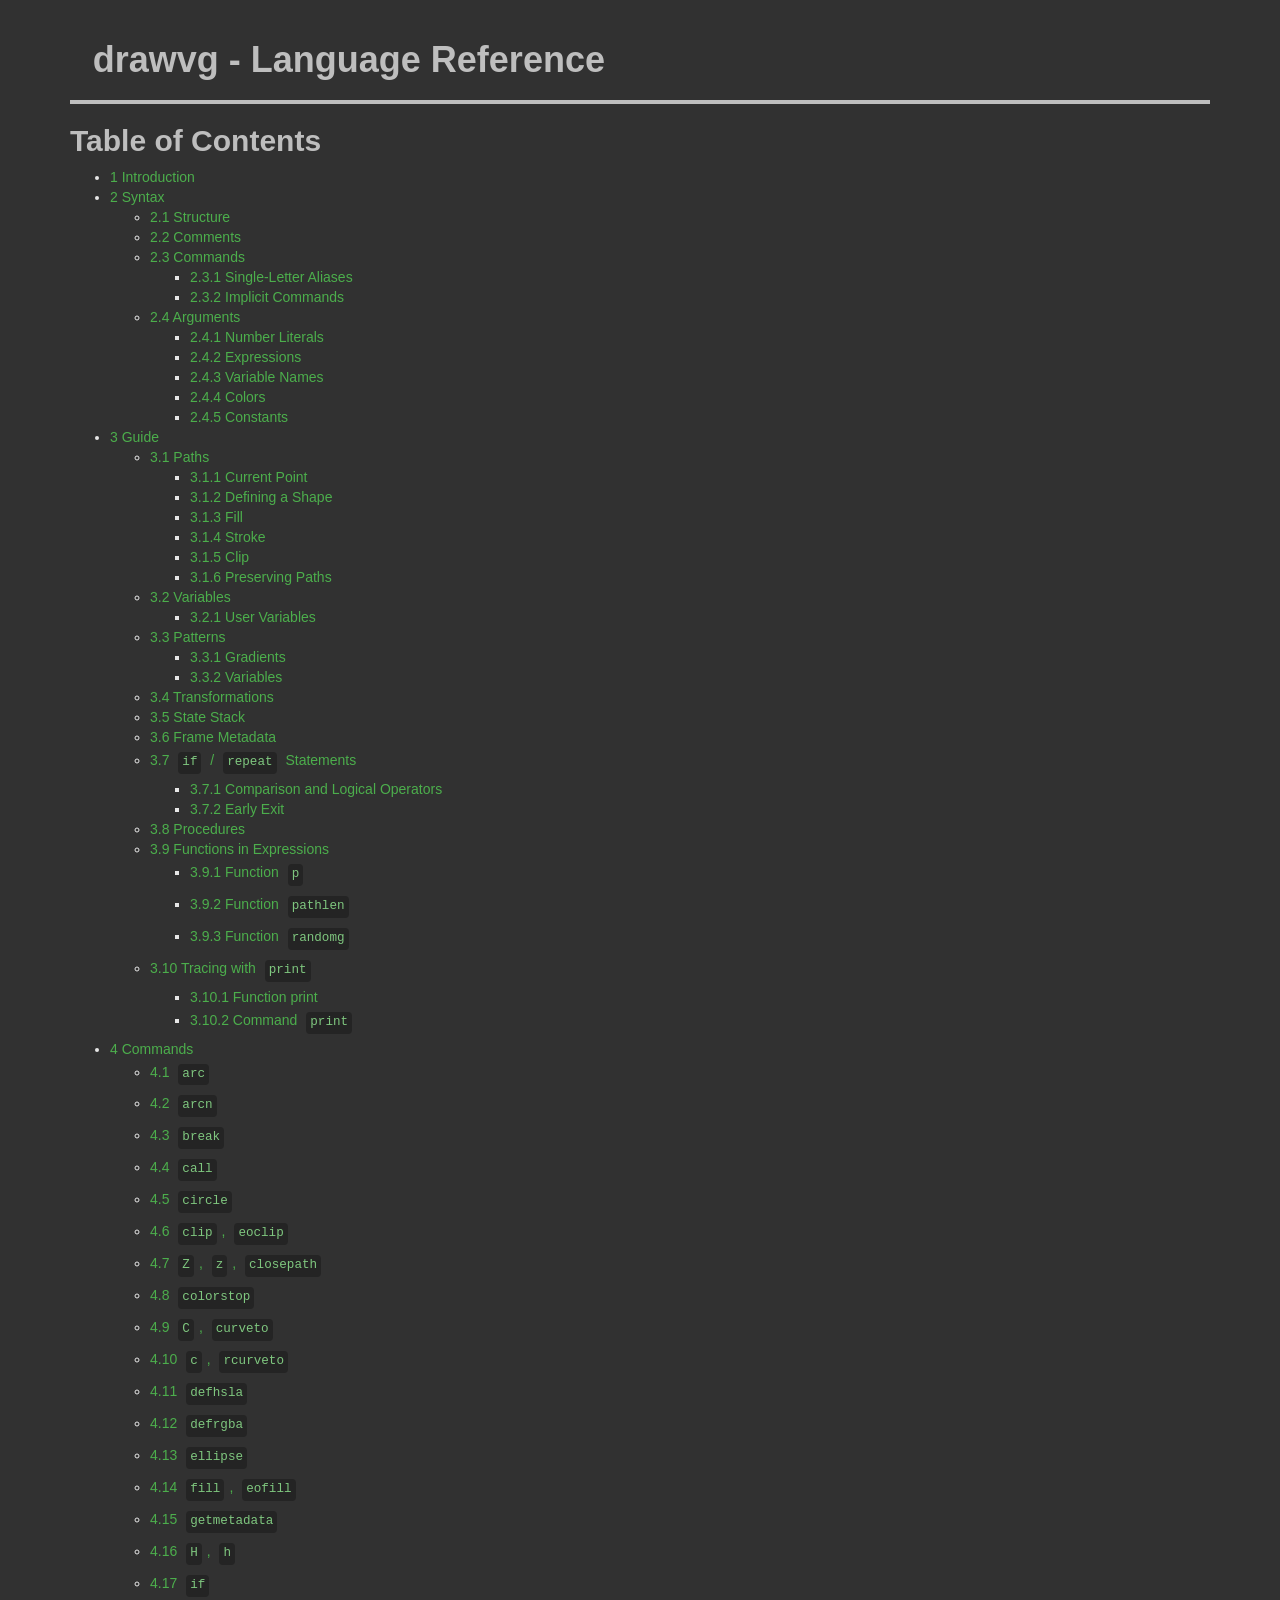
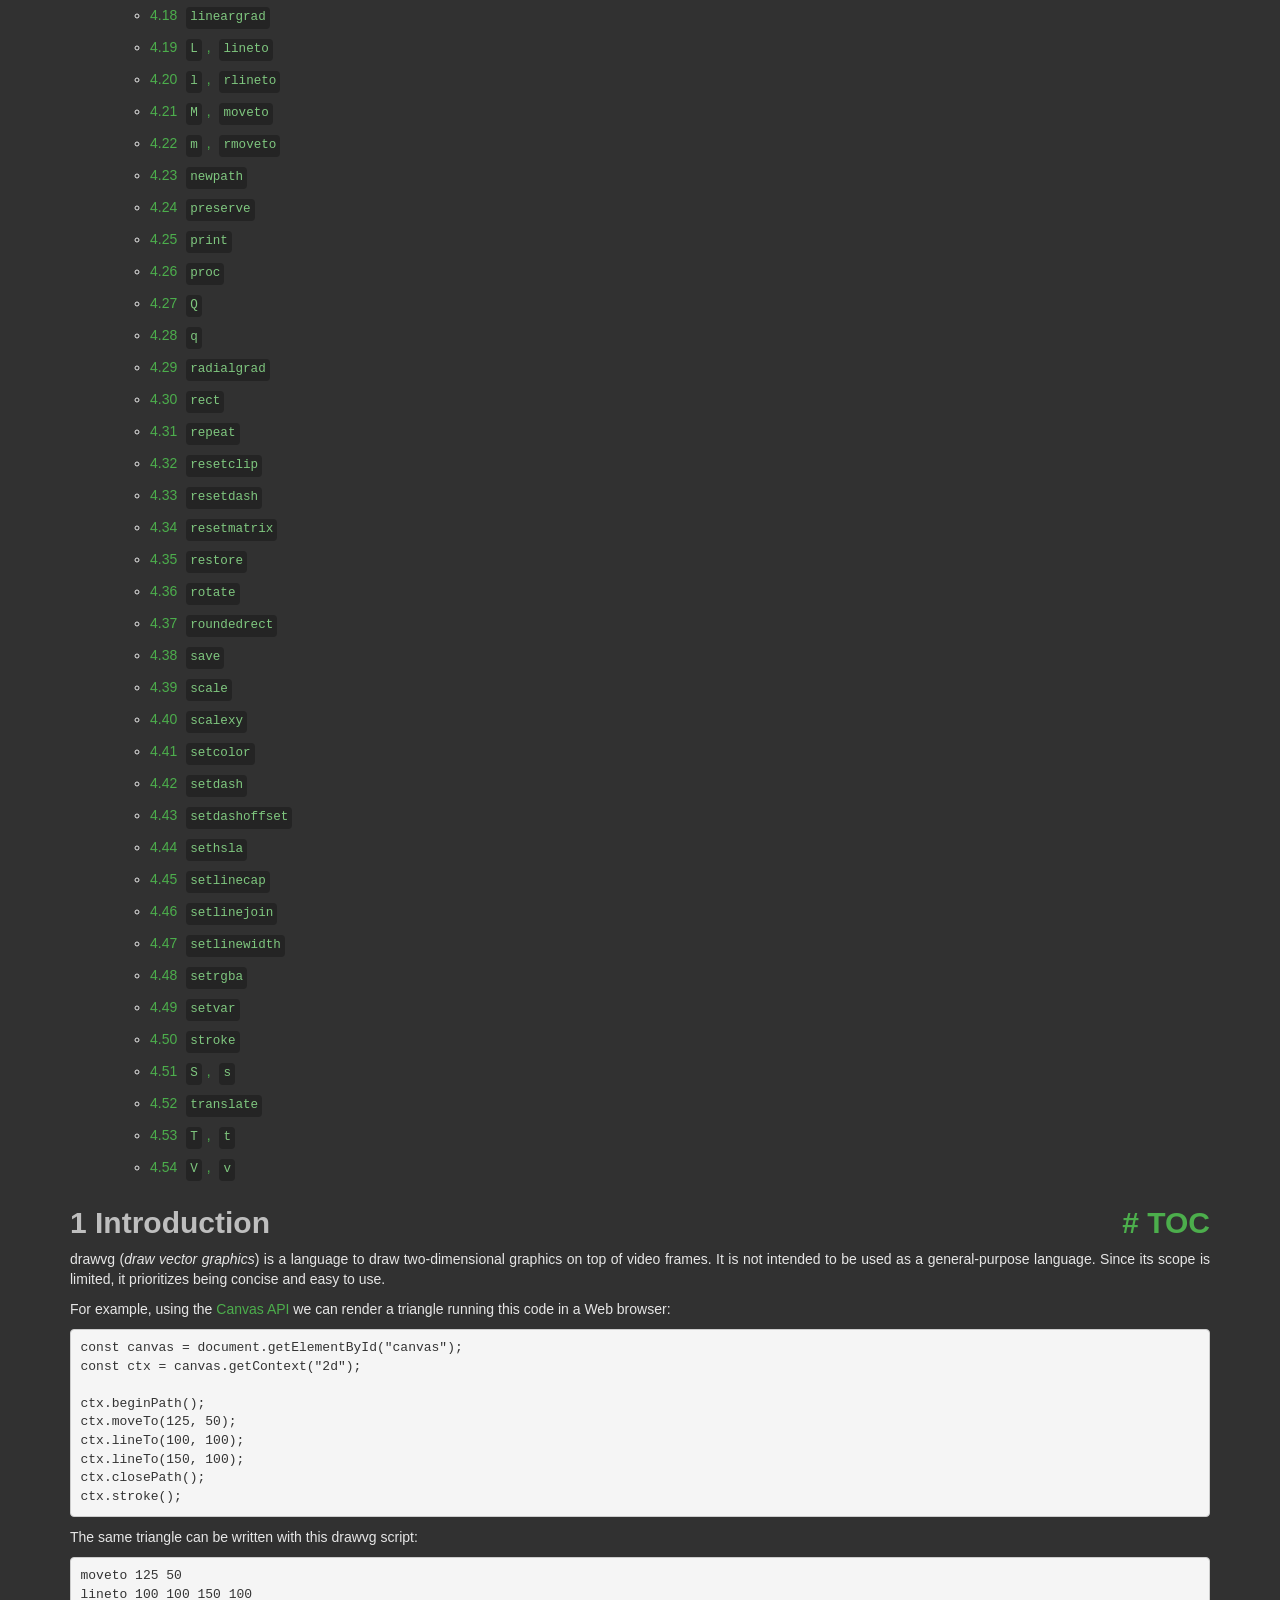
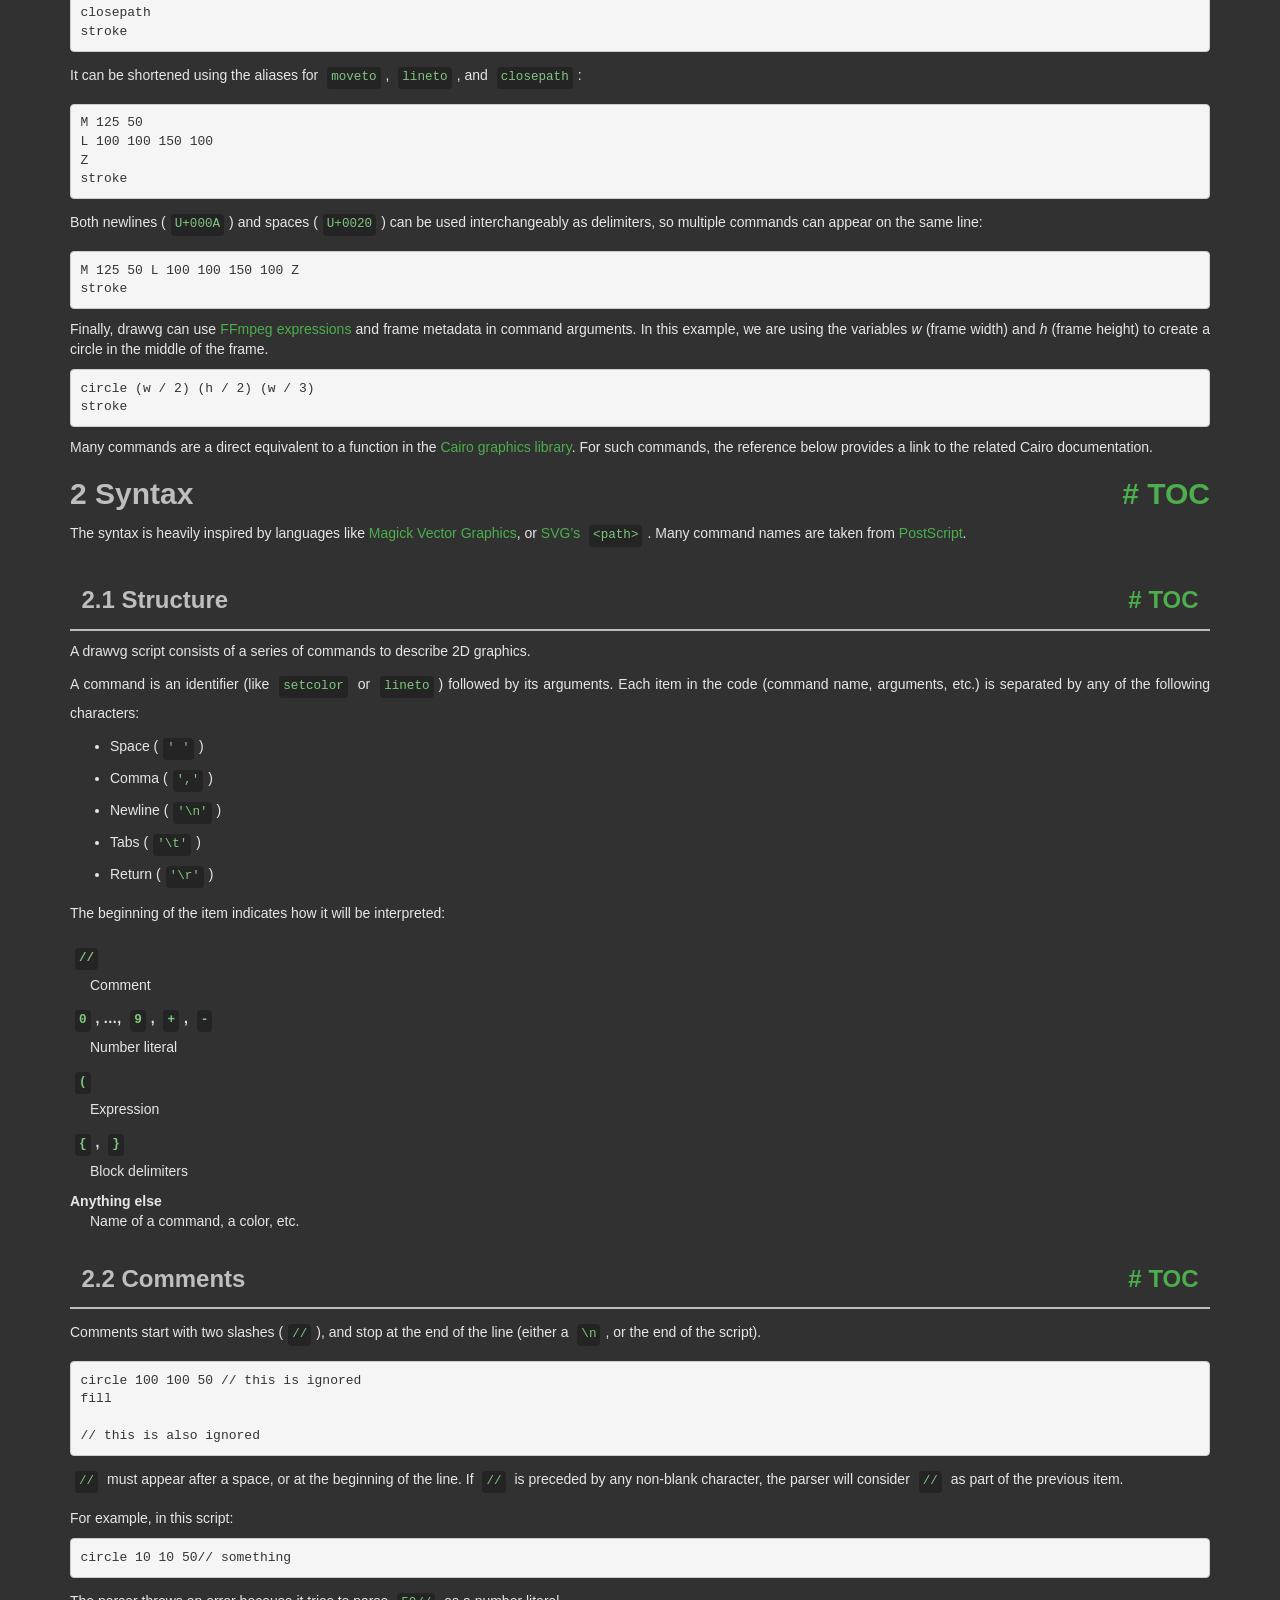
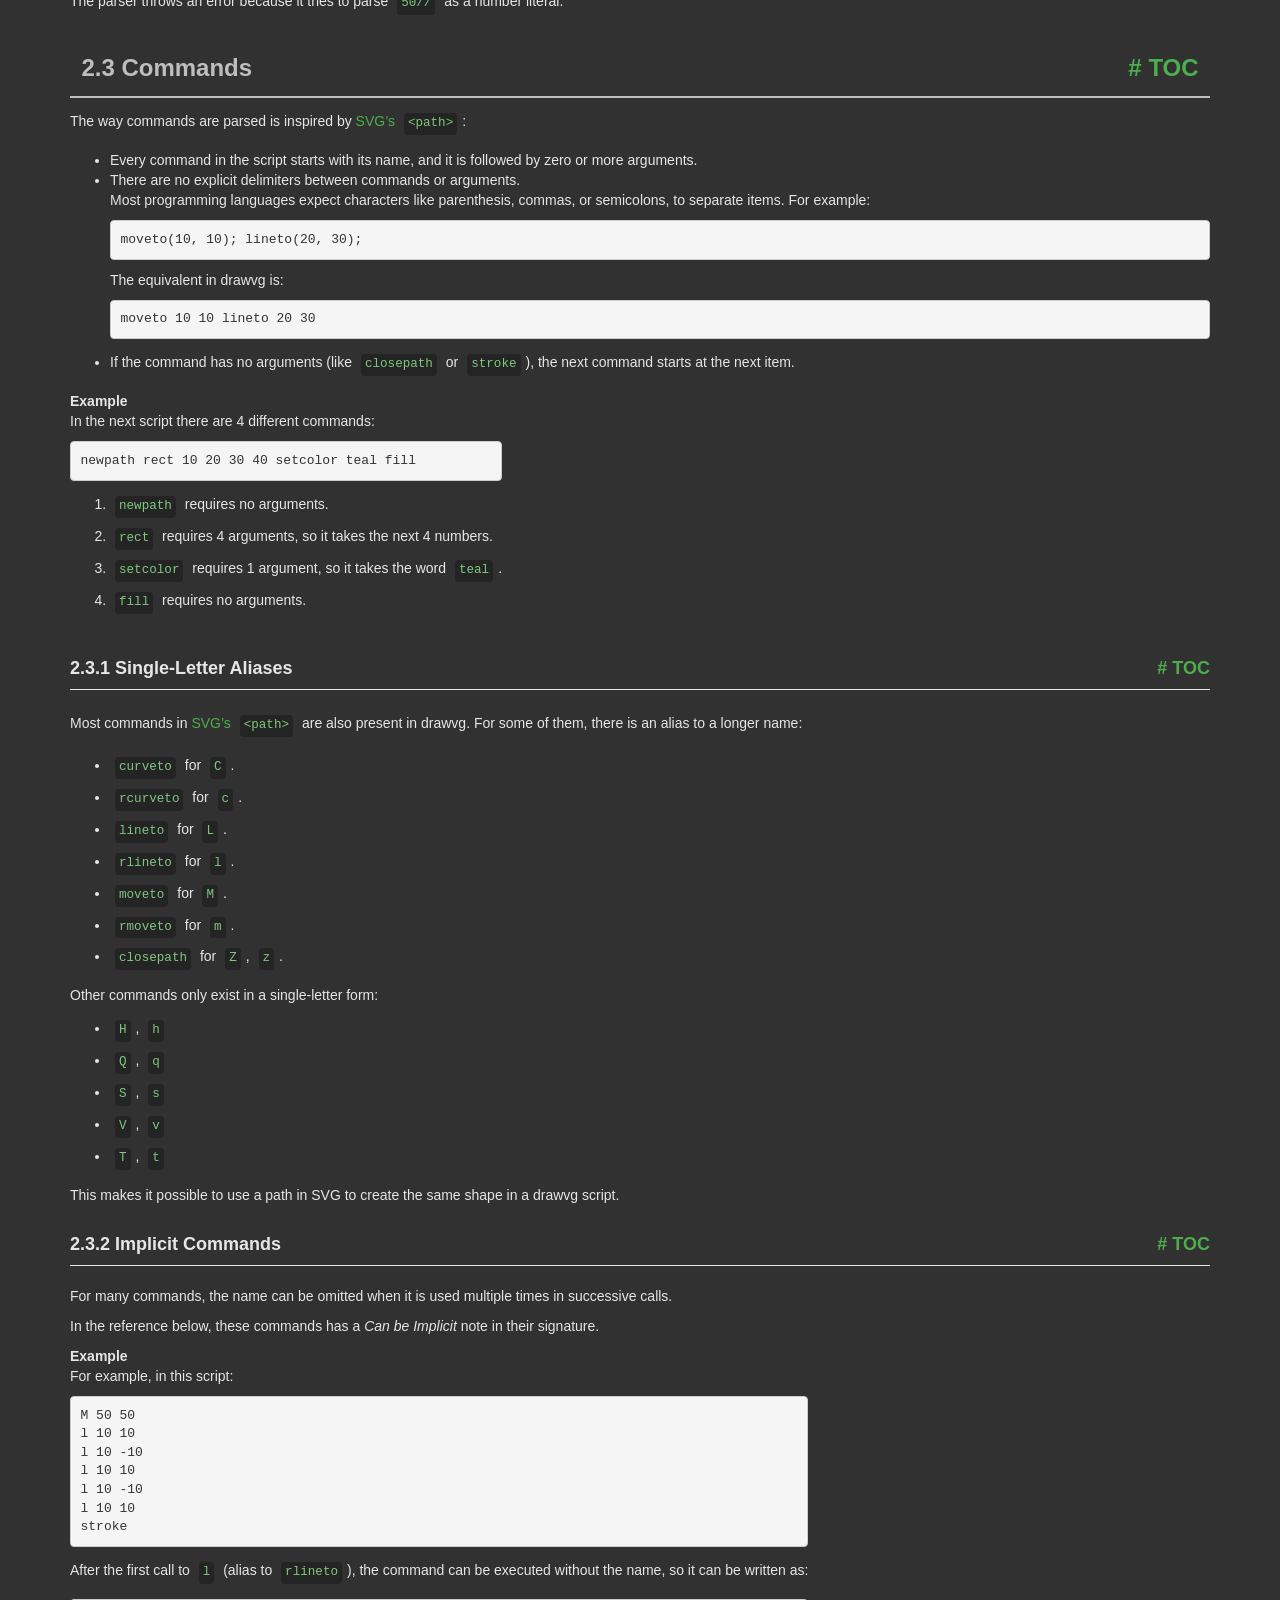
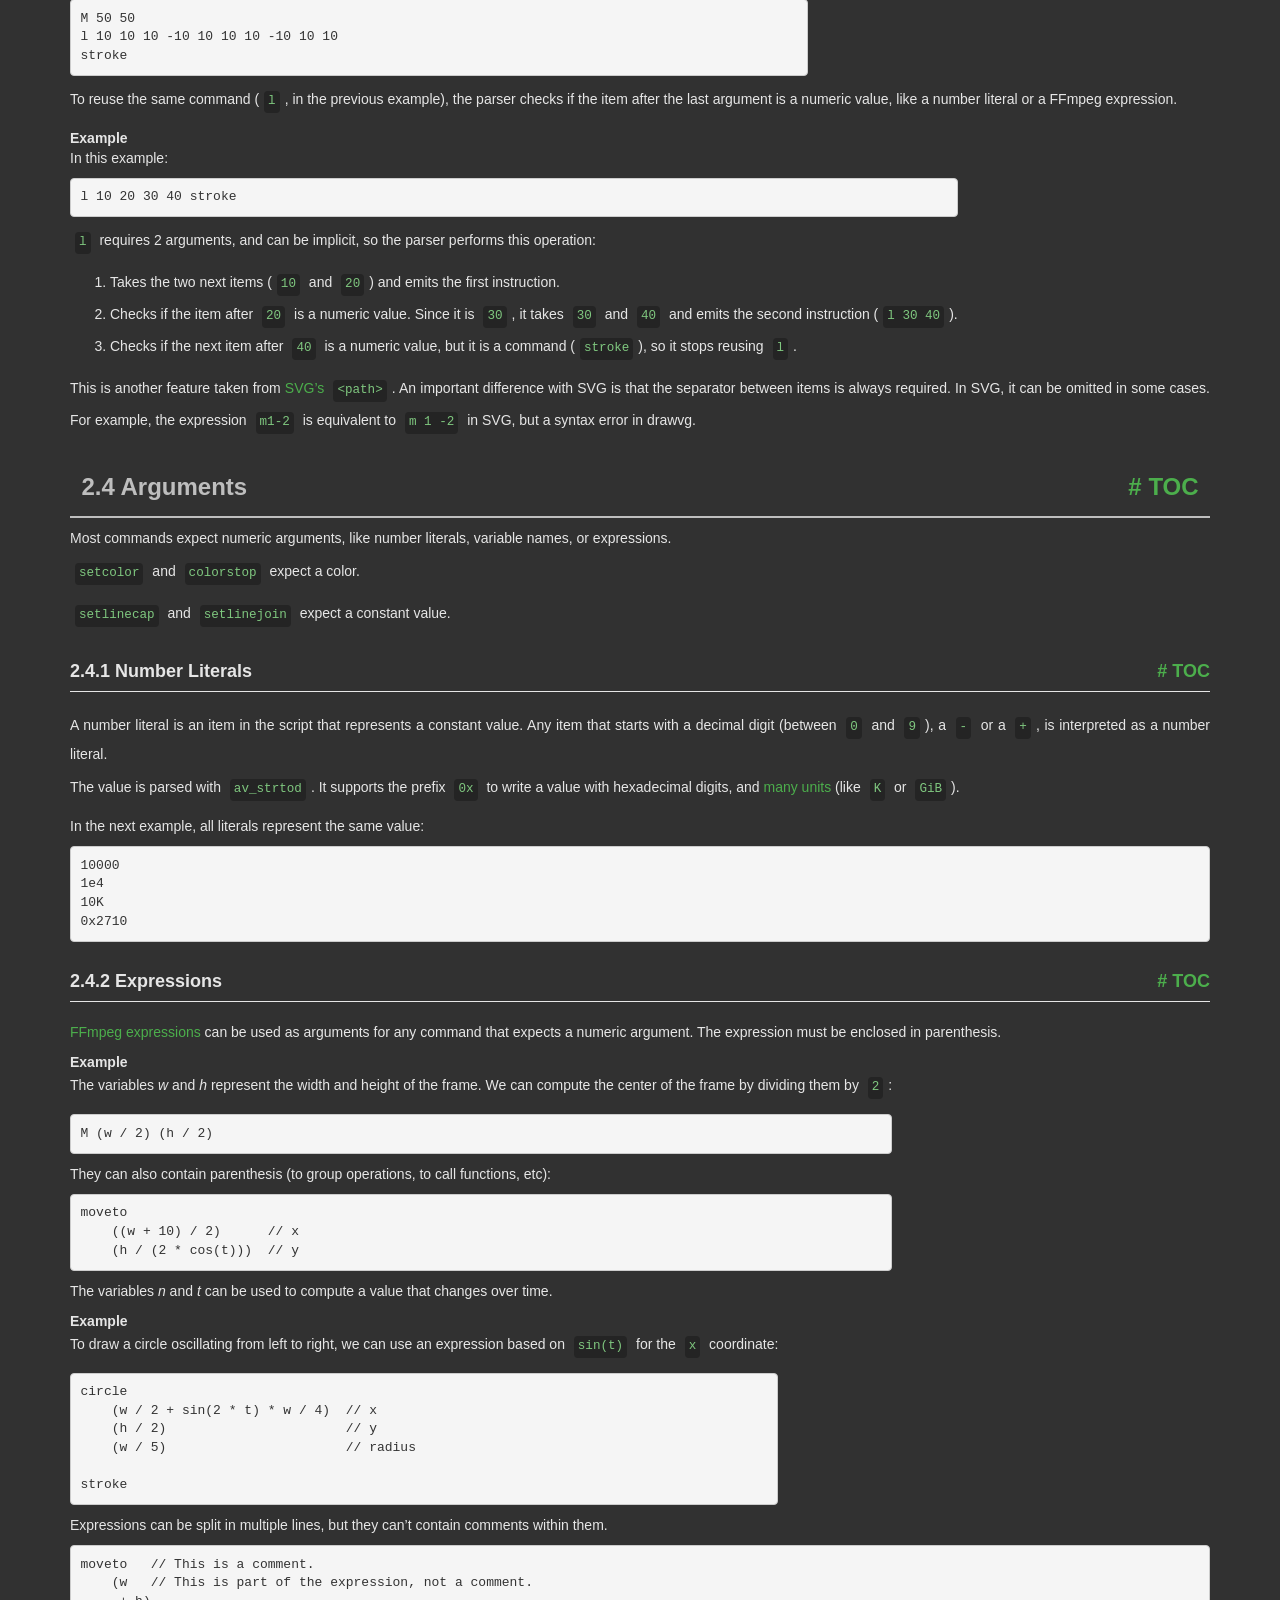
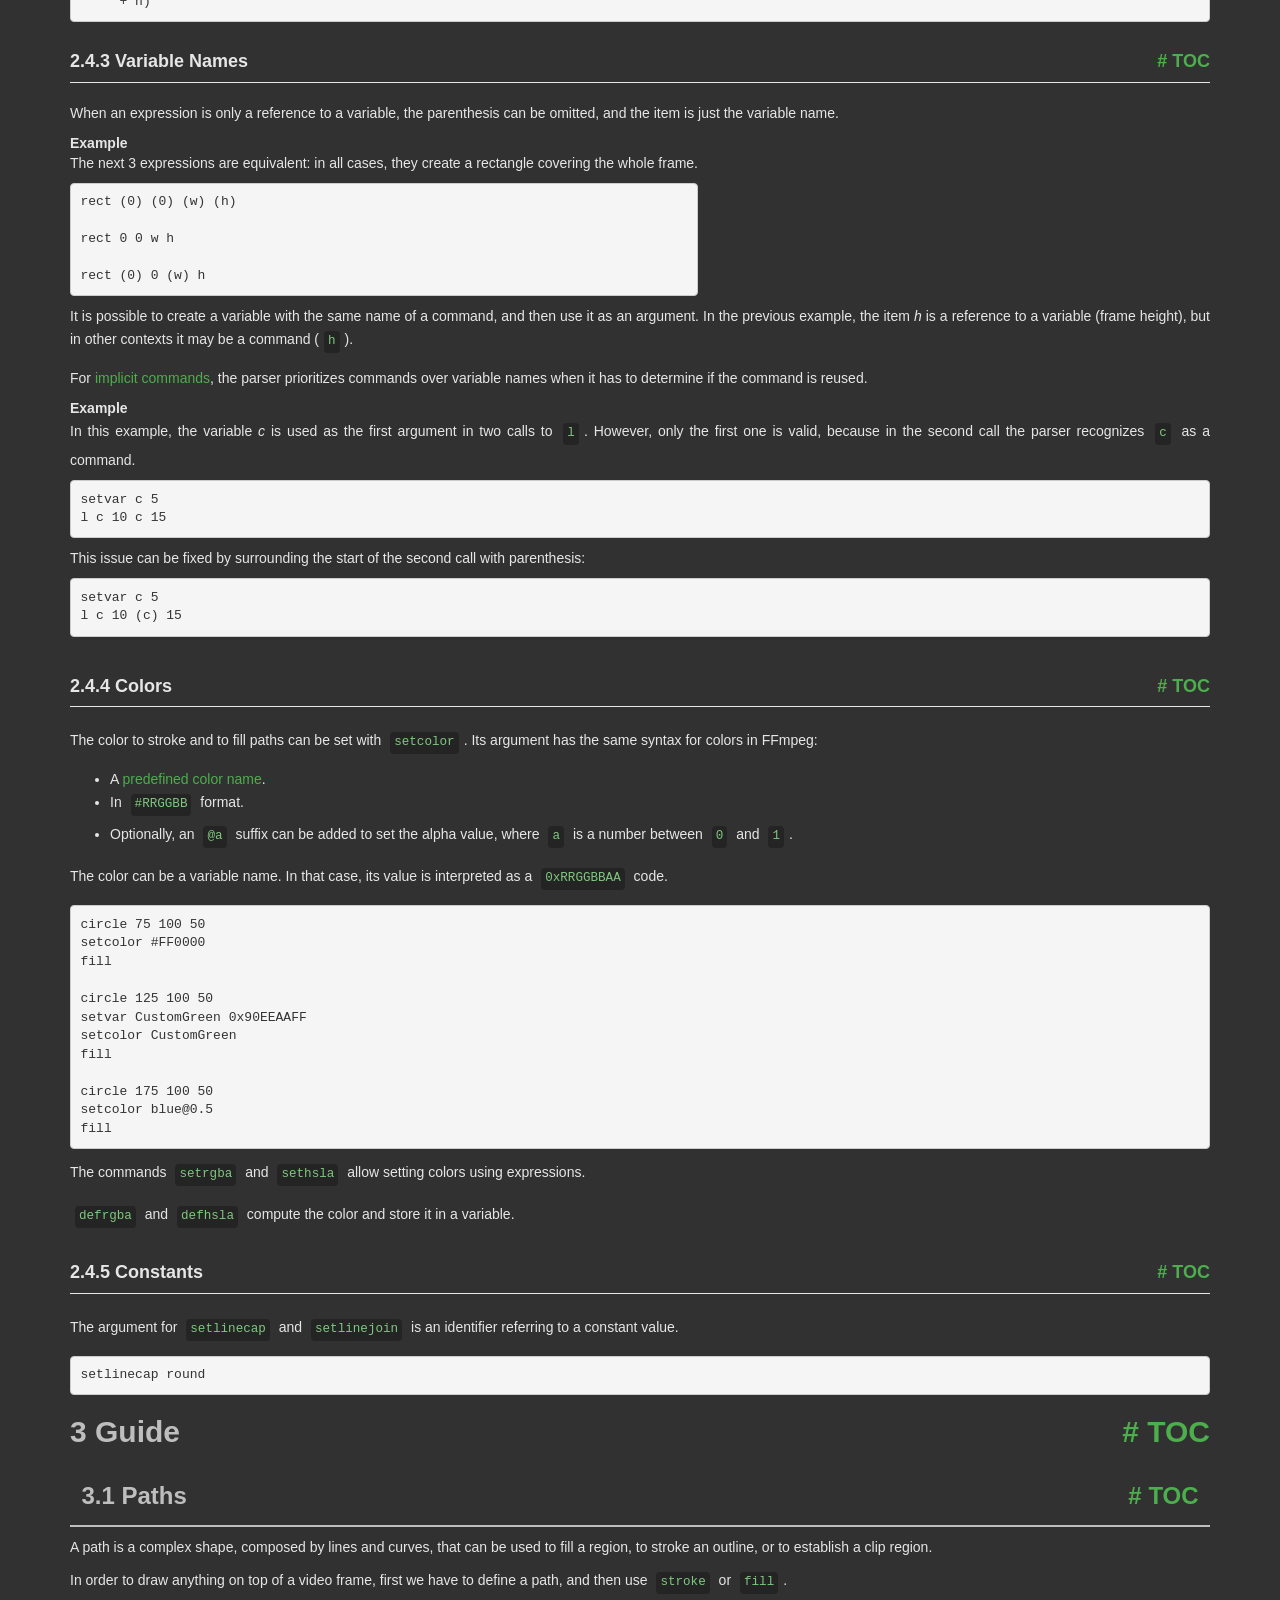
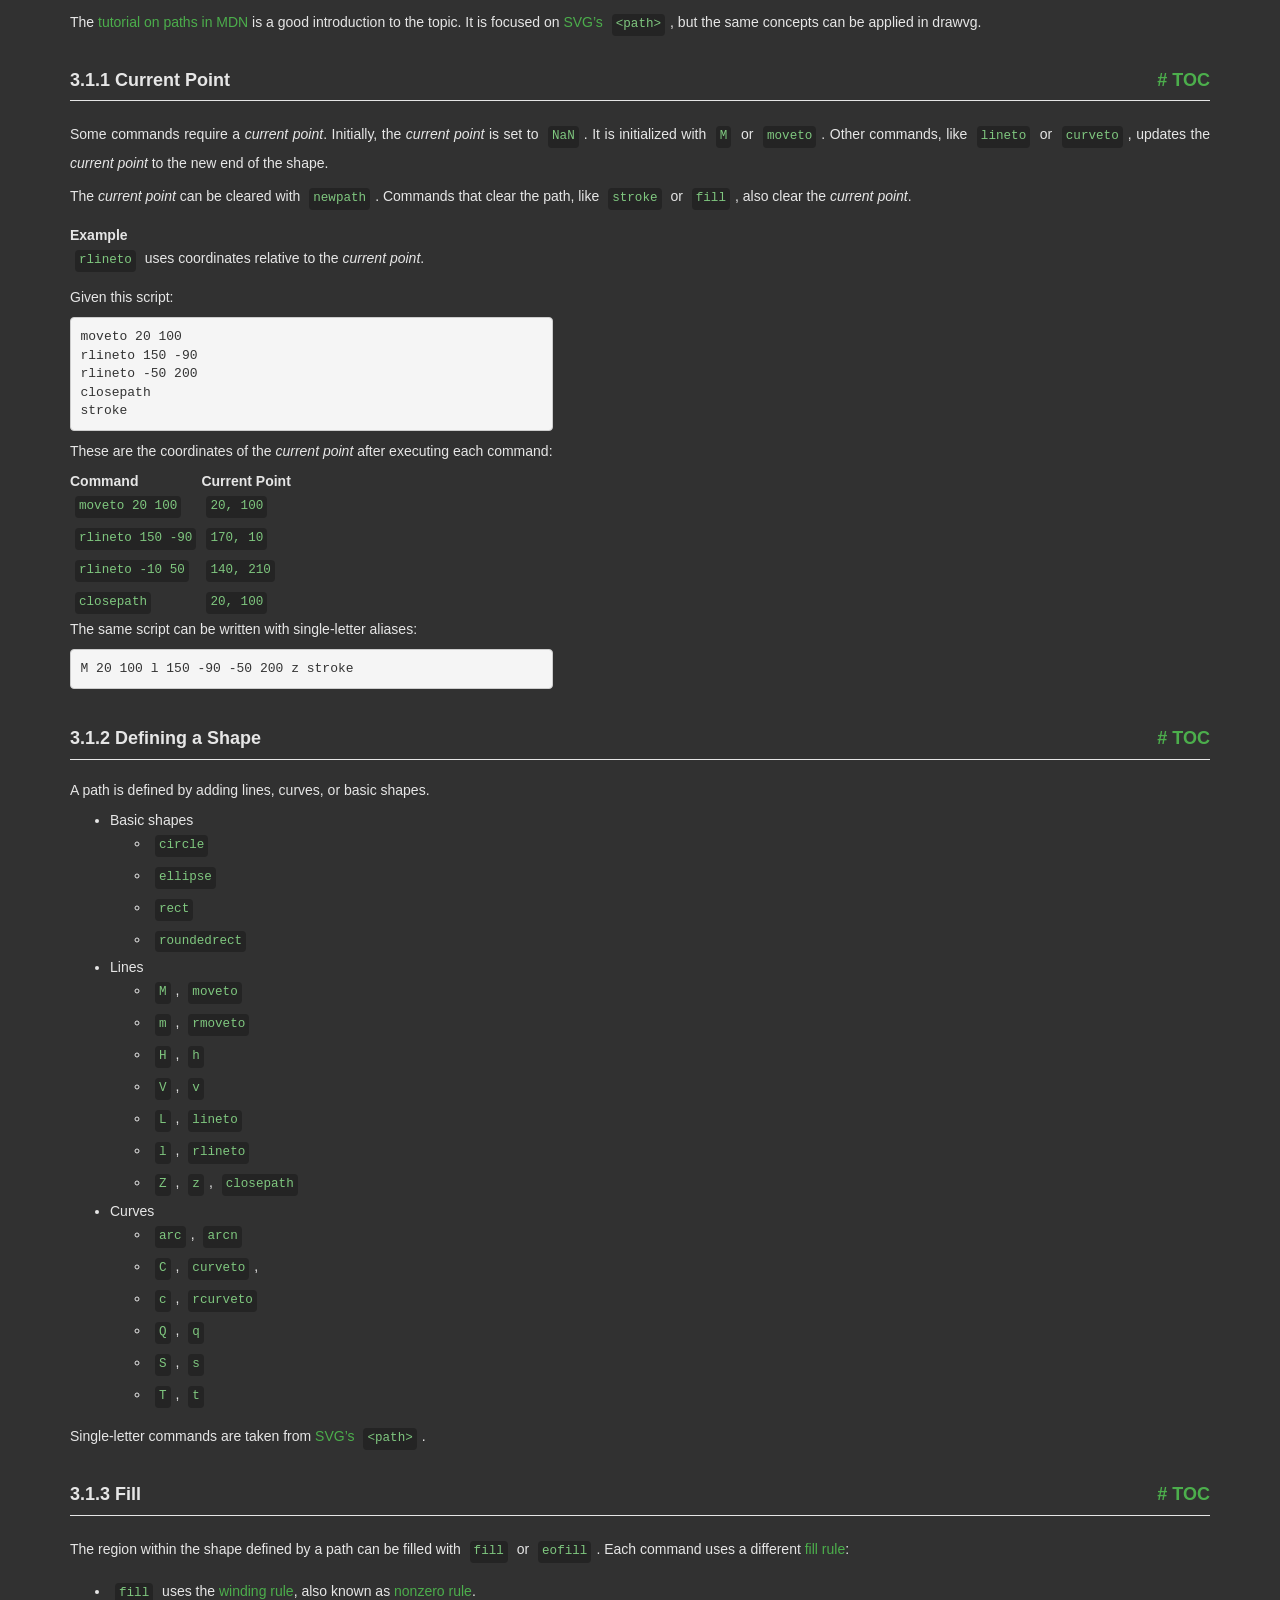
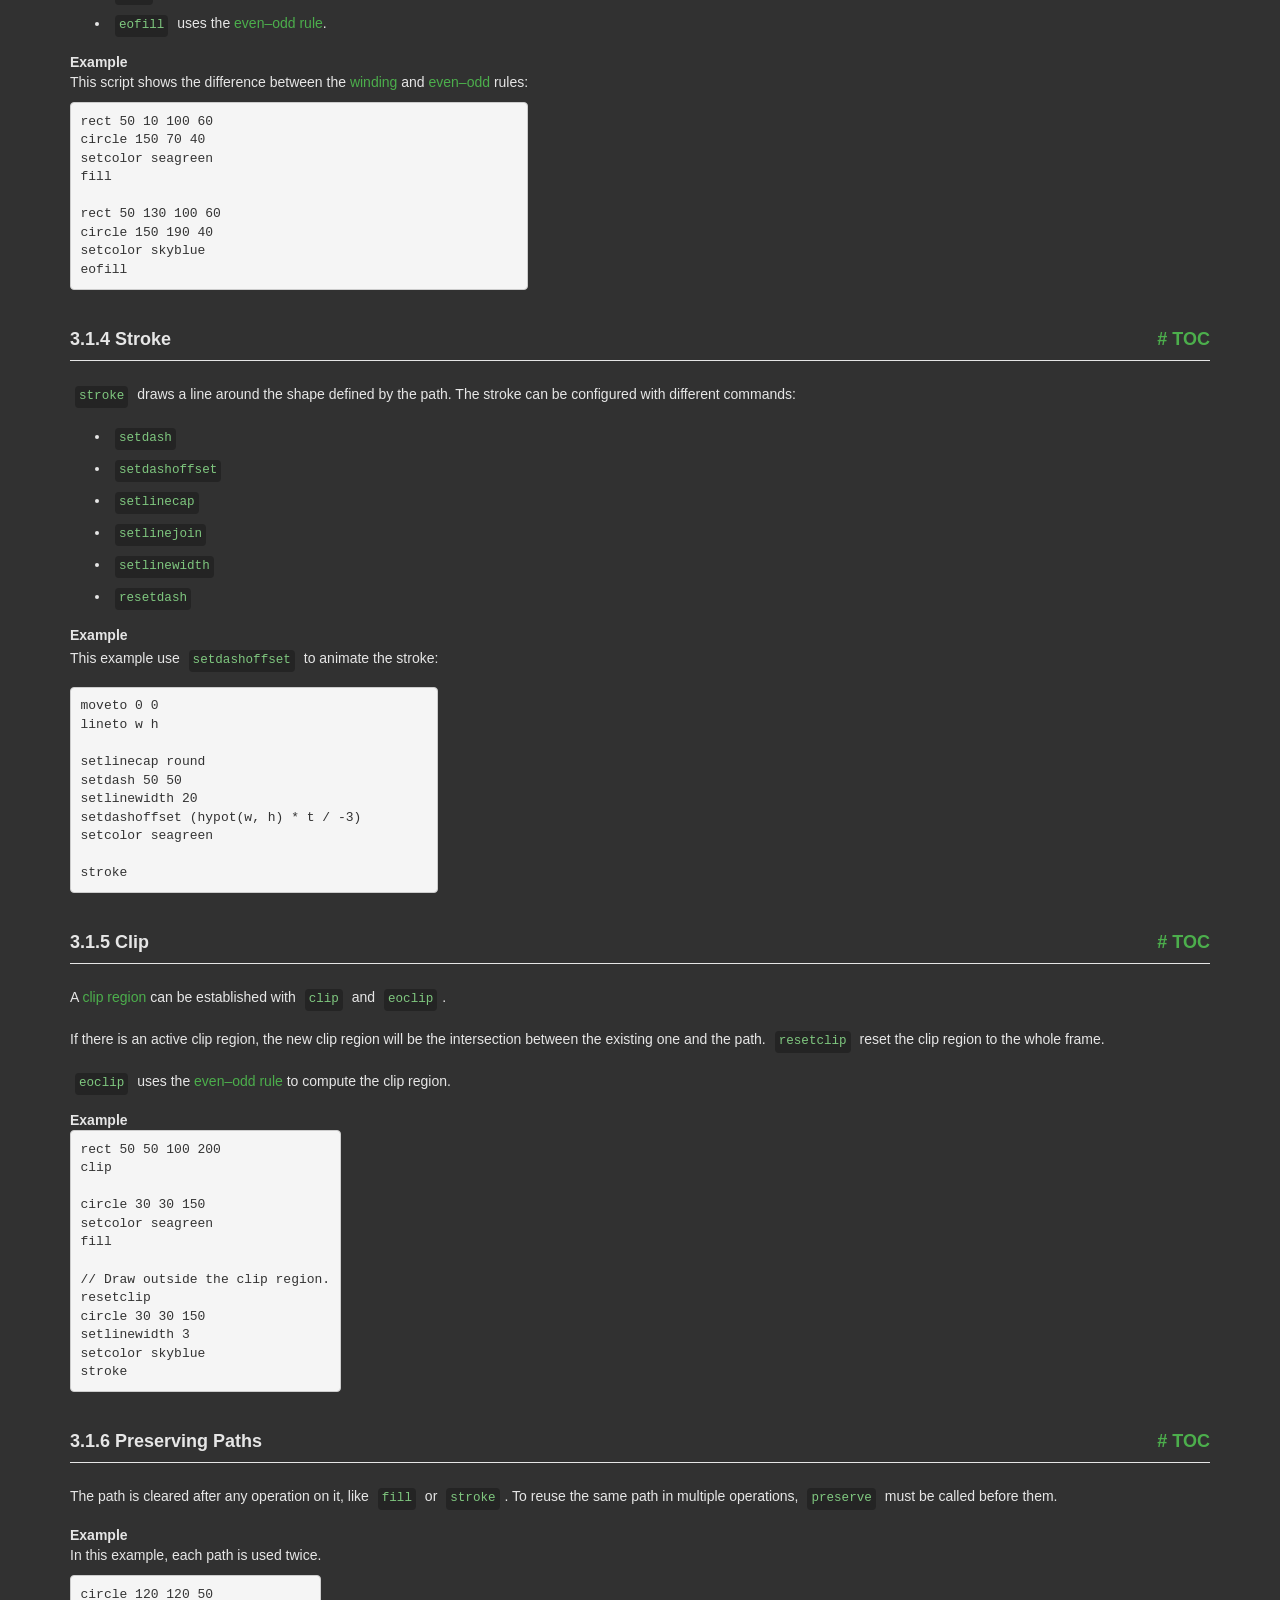
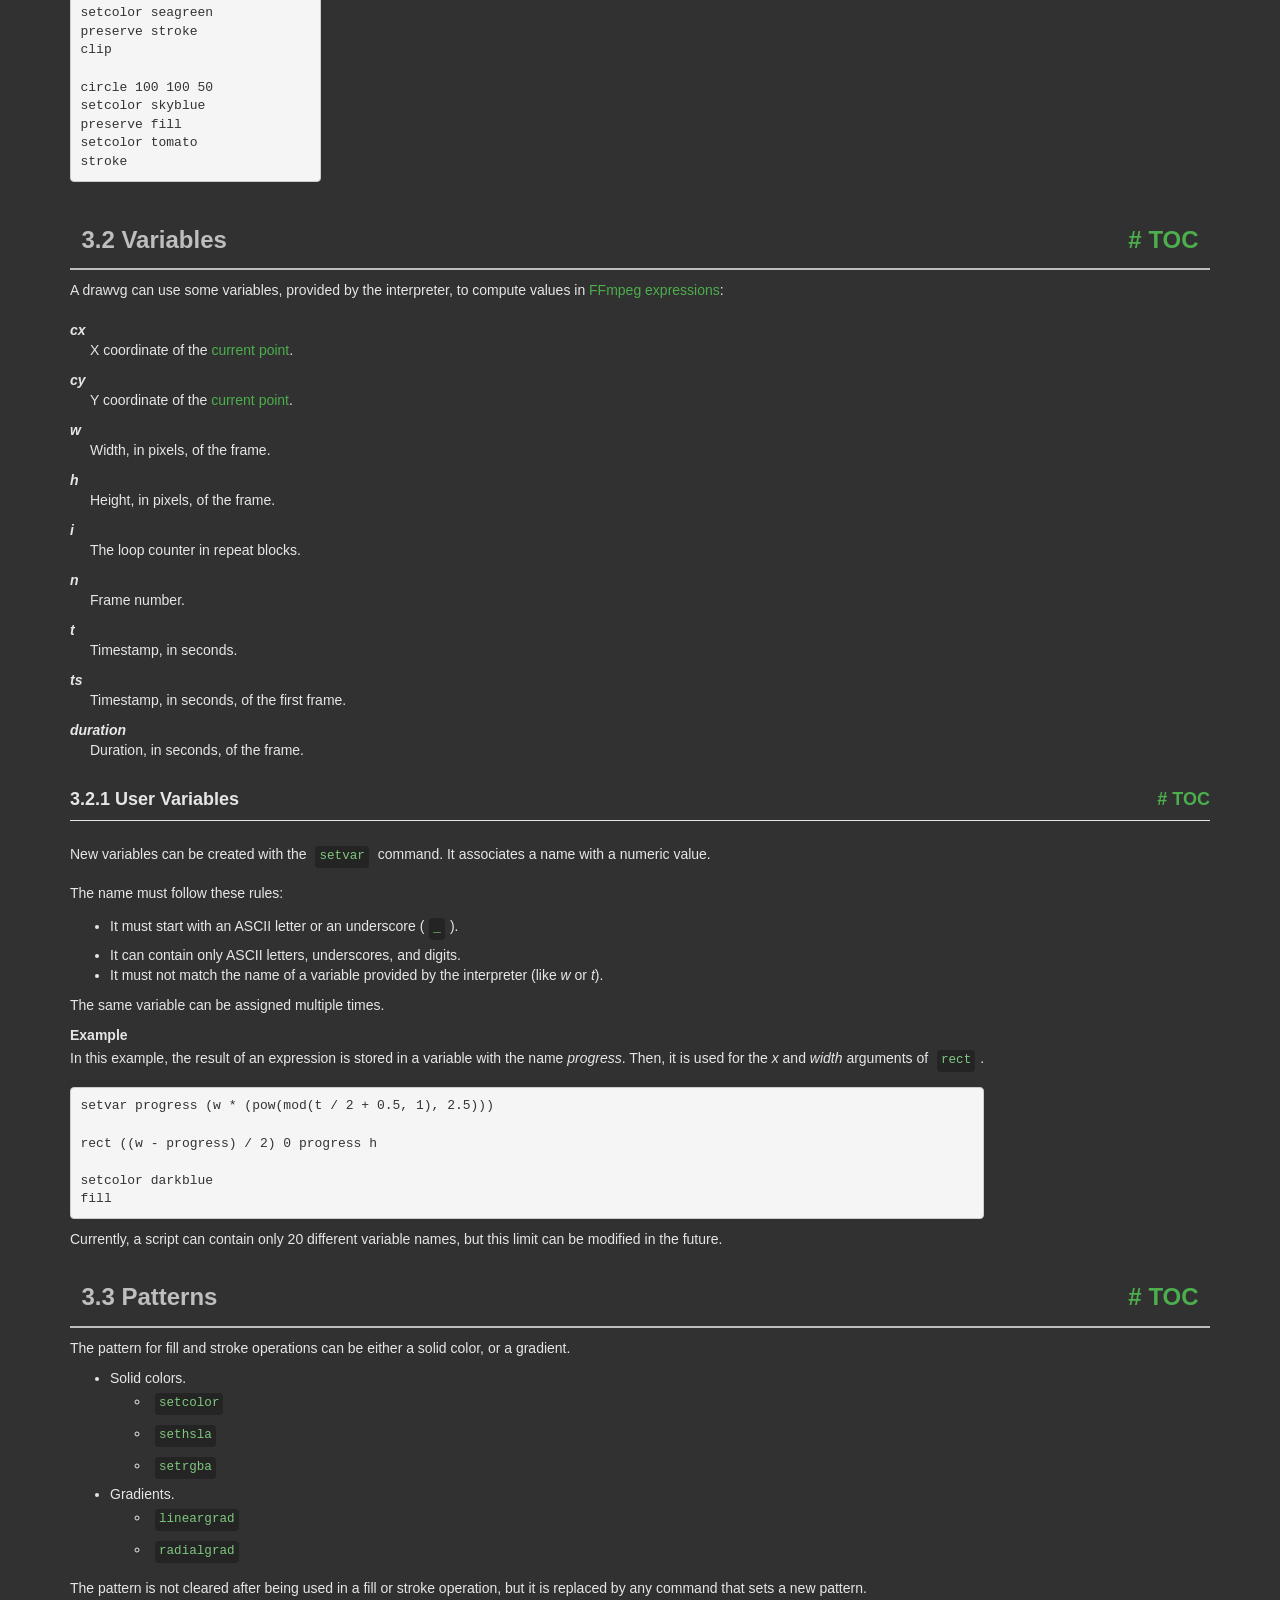
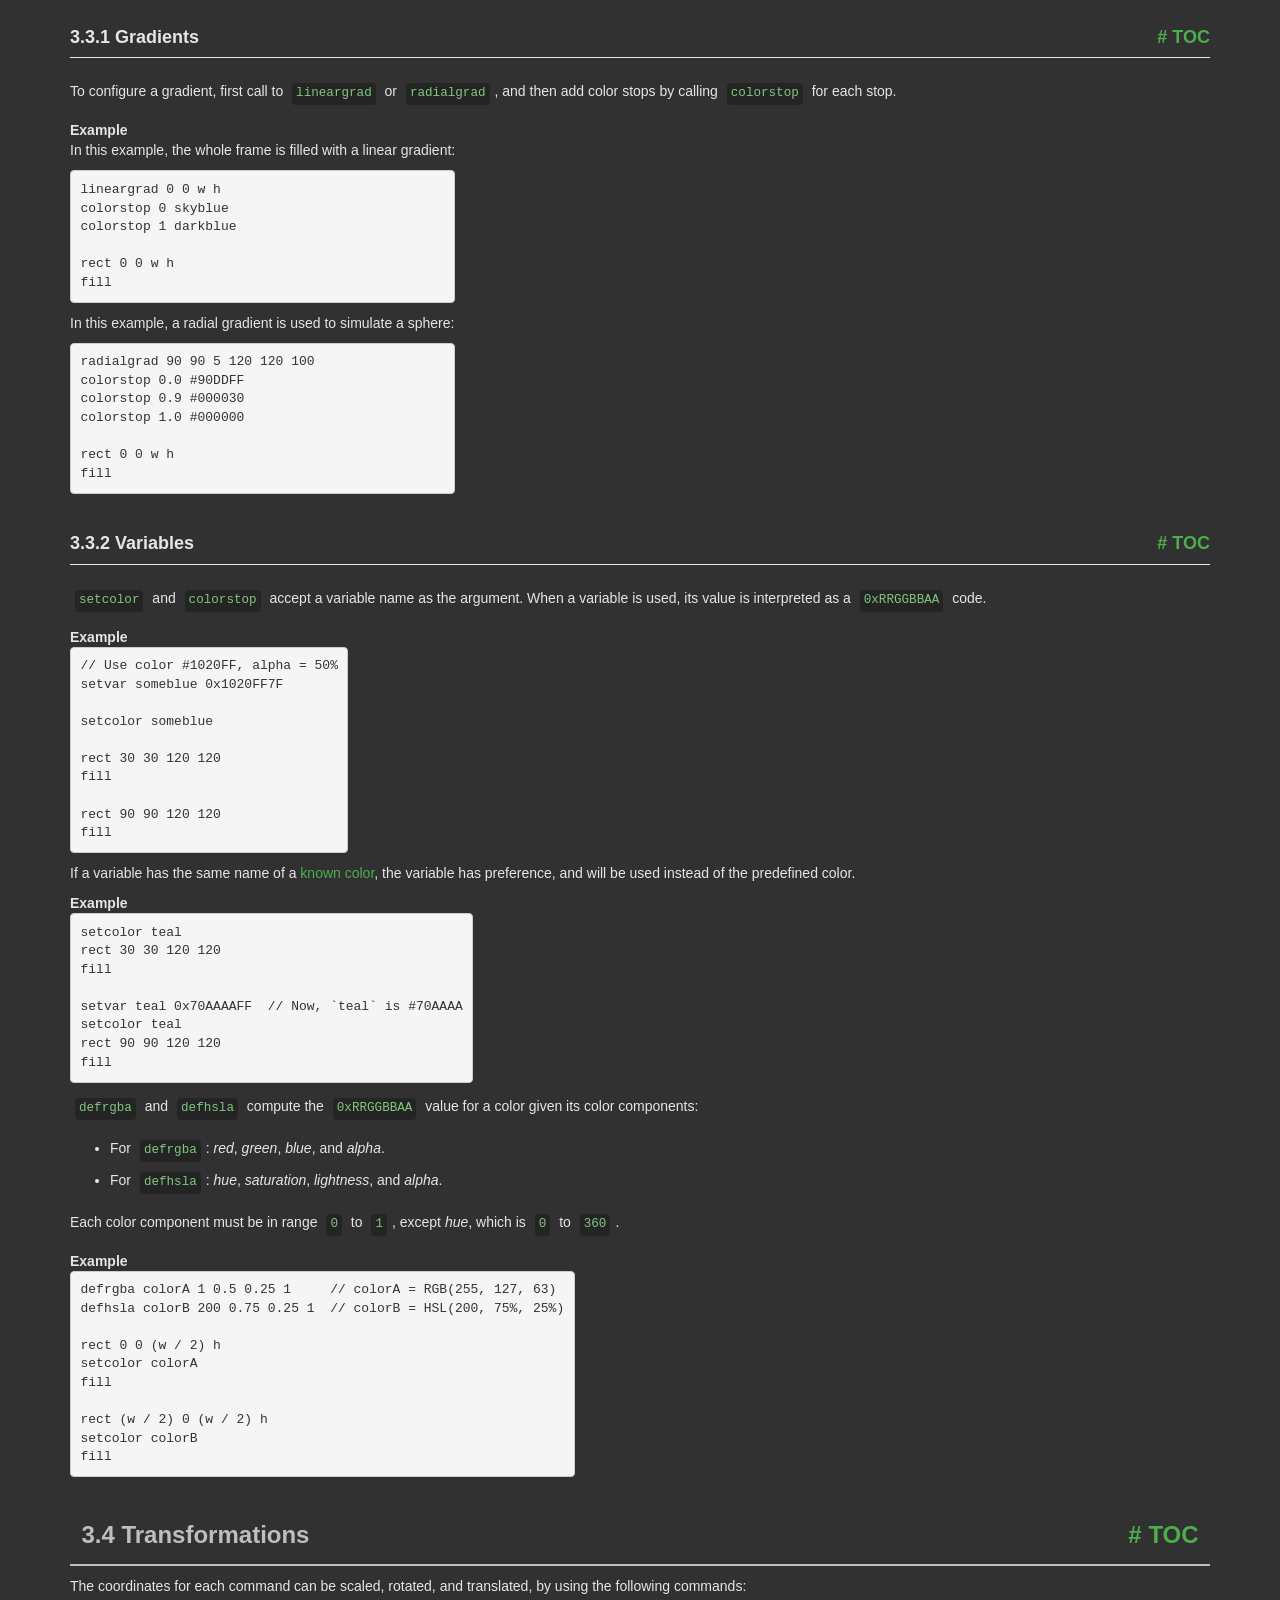
<file: doc/drawvg-reference.html>
<!DOCTYPE html PUBLIC "-//W3C//DTD HTML 4.01 Transitional//EN" "http://www.w3.org/TR/html4/loose.dtd">
<html>
<!-- Created by GNU Texinfo 7.2, https://www.gnu.org/software/texinfo/ -->
  <head>
    <meta charset="utf-8">
    <title>
      drawvg - Language Reference
    </title>
    <meta name="viewport" content="width=device-width,initial-scale=1.0">
    <link rel="stylesheet" type="text/css" href="bootstrap.min.css">
    <link rel="stylesheet" type="text/css" href="style.min.css">
  </head>
  <body>
    <div class="container">
      <h1>
      drawvg - Language Reference
      </h1>


<a name="SEC_Top"></a>

<div class="region-contents" id="SEC_Contents">
<h2 class="contents-heading">Table of Contents</h2>

<div class="contents">

<ul class="toc-numbered-mark">
  <li><a id="toc-Introduction" href="#Introduction">1 Introduction</a></li>
  <li><a id="toc-Syntax" href="#Syntax">2 Syntax</a>
  <ul class="toc-numbered-mark">
    <li><a id="toc-Structure" href="#Structure">2.1 Structure</a></li>
    <li><a id="toc-Comments" href="#Comments">2.2 Comments</a></li>
    <li><a id="toc-Commands" href="#Commands">2.3 Commands</a>
    <ul class="toc-numbered-mark">
      <li><a id="toc-Single_002dLetter-Aliases" href="#Single_002dLetter-Aliases">2.3.1 Single-Letter Aliases</a></li>
      <li><a id="toc-Implicit-Commands" href="#Implicit-Commands">2.3.2 Implicit Commands</a></li>
    </ul></li>
    <li><a id="toc-Arguments" href="#Arguments">2.4 Arguments</a>
    <ul class="toc-numbered-mark">
      <li><a id="toc-Number-Literals" href="#Number-Literals">2.4.1 Number Literals</a></li>
      <li><a id="toc-Expressions" href="#Expressions">2.4.2 Expressions</a></li>
      <li><a id="toc-Variable-Names" href="#Variable-Names">2.4.3 Variable Names</a></li>
      <li><a id="toc-Colors" href="#Colors-1">2.4.4 Colors</a></li>
      <li><a id="toc-Constants" href="#Constants">2.4.5 Constants</a></li>
    </ul></li>
  </ul></li>
  <li><a id="toc-Guide" href="#Guide">3 Guide</a>
  <ul class="toc-numbered-mark">
    <li><a id="toc-Paths" href="#Paths">3.1 Paths</a>
    <ul class="toc-numbered-mark">
      <li><a id="toc-Current-Point" href="#Current-Point">3.1.1 Current Point</a></li>
      <li><a id="toc-Defining-a-Shape" href="#Defining-a-Shape">3.1.2 Defining a Shape</a></li>
      <li><a id="toc-Fill" href="#Fill">3.1.3 Fill</a></li>
      <li><a id="toc-Stroke" href="#Stroke">3.1.4 Stroke</a></li>
      <li><a id="toc-Clip" href="#Clip">3.1.5 Clip</a></li>
      <li><a id="toc-Preserving-Paths" href="#Preserving-Paths">3.1.6 Preserving Paths</a></li>
    </ul></li>
    <li><a id="toc-Variables" href="#Variables">3.2 Variables</a>
    <ul class="toc-numbered-mark">
      <li><a id="toc-User-Variables" href="#User-Variables-1">3.2.1 User Variables</a></li>
    </ul></li>
    <li><a id="toc-Patterns" href="#Patterns">3.3 Patterns</a>
    <ul class="toc-numbered-mark">
      <li><a id="toc-Gradients" href="#Gradients">3.3.1 Gradients</a></li>
      <li><a id="toc-Variables-1" href="#Variables-1">3.3.2 Variables</a></li>
    </ul></li>
    <li><a id="toc-Transformations" href="#Transformations">3.4 Transformations</a></li>
    <li><a id="toc-State-Stack" href="#State-Stack-1">3.5 State Stack</a></li>
    <li><a id="toc-Frame-Metadata" href="#Frame-Metadata-1">3.6 Frame Metadata</a></li>
    <li><a id="toc-if-_002f-repeat-Statements" href="#if-_002f-repeat-Statements">3.7 <code class="code">if</code> / <code class="code">repeat</code> Statements</a>
    <ul class="toc-numbered-mark">
      <li><a id="toc-Comparison-and-Logical-Operators" href="#Comparison-and-Logical-Operators">3.7.1 Comparison and Logical Operators</a></li>
      <li><a id="toc-Early-Exit" href="#Early-Exit">3.7.2 Early Exit</a></li>
    </ul></li>
    <li><a id="toc-Procedures" href="#Procedures-1">3.8 Procedures</a></li>
    <li><a id="toc-Functions-in-Expressions" href="#Functions-in-Expressions">3.9 Functions in Expressions</a>
    <ul class="toc-numbered-mark">
      <li><a id="toc-Function-p" href="#Function-p">3.9.1 Function <code class="code">p</code></a></li>
      <li><a id="toc-Function-pathlen" href="#Function-pathlen">3.9.2 Function <code class="code">pathlen</code></a></li>
      <li><a id="toc-Function-randomg" href="#Function-randomg">3.9.3 Function <code class="code">randomg</code></a></li>
    </ul></li>
    <li><a id="toc-Tracing-with-print" href="#Tracing-with-print">3.10 Tracing with <code class="code">print</code></a>
    <ul class="toc-numbered-mark">
      <li><a id="toc-Function-print" href="#Function-print">3.10.1 Function print</a></li>
      <li><a id="toc-Command-print" href="#Command-print-1">3.10.2 Command <code class="code">print</code></a></li>
    </ul></li>
  </ul></li>
  <li><a id="toc-Commands-1" href="#Commands-1">4 Commands</a>
  <ul class="toc-numbered-mark">
    <li><a id="toc-arc" href="#arc">4.1 <code class="code">arc</code></a></li>
    <li><a id="toc-arcn" href="#arcn">4.2 <code class="code">arcn</code></a></li>
    <li><a id="toc-break" href="#break">4.3 <code class="code">break</code></a></li>
    <li><a id="toc-call" href="#call">4.4 <code class="code">call</code></a></li>
    <li><a id="toc-circle" href="#circle">4.5 <code class="code">circle</code></a></li>
    <li><a id="toc-clip_002c-eoclip" href="#clip_002c-eoclip">4.6 <code class="code">clip</code>, <code class="code">eoclip</code></a></li>
    <li><a id="toc-Z_002c-z_002c-closepath" href="#Z_002c-z_002c-closepath">4.7 <code class="code">Z</code>, <code class="code">z</code>, <code class="code">closepath</code></a></li>
    <li><a id="toc-colorstop" href="#colorstop">4.8 <code class="code">colorstop</code></a></li>
    <li><a id="toc-C_002c-curveto" href="#C_002c-curveto">4.9 <code class="code">C</code>, <code class="code">curveto</code></a></li>
    <li><a id="toc-c_002c-rcurveto" href="#c_002c-rcurveto">4.10 <code class="code">c</code>, <code class="code">rcurveto</code></a></li>
    <li><a id="toc-defhsla" href="#defhsla">4.11 <code class="code">defhsla</code></a></li>
    <li><a id="toc-defrgba" href="#defrgba">4.12 <code class="code">defrgba</code></a></li>
    <li><a id="toc-ellipse" href="#ellipse">4.13 <code class="code">ellipse</code></a></li>
    <li><a id="toc-fill_002c-eofill" href="#fill_002c-eofill">4.14 <code class="code">fill</code>, <code class="code">eofill</code></a></li>
    <li><a id="toc-getmetadata" href="#getmetadata">4.15 <code class="code">getmetadata</code></a></li>
    <li><a id="toc-H_002c-h" href="#H_002c-h">4.16 <code class="code">H</code>, <code class="code">h</code></a></li>
    <li><a id="toc-if" href="#if">4.17 <code class="code">if</code></a></li>
    <li><a id="toc-lineargrad" href="#lineargrad">4.18 <code class="code">lineargrad</code></a></li>
    <li><a id="toc-L_002c-lineto" href="#L_002c-lineto">4.19 <code class="code">L</code>, <code class="code">lineto</code></a></li>
    <li><a id="toc-l_002c-rlineto" href="#l_002c-rlineto">4.20 <code class="code">l</code>, <code class="code">rlineto</code></a></li>
    <li><a id="toc-M_002c-moveto" href="#M_002c-moveto">4.21 <code class="code">M</code>, <code class="code">moveto</code></a></li>
    <li><a id="toc-m_002c-rmoveto" href="#m_002c-rmoveto">4.22 <code class="code">m</code>, <code class="code">rmoveto</code></a></li>
    <li><a id="toc-newpath" href="#newpath">4.23 <code class="code">newpath</code></a></li>
    <li><a id="toc-preserve" href="#preserve">4.24 <code class="code">preserve</code></a></li>
    <li><a id="toc-print" href="#print">4.25 <code class="code">print</code></a></li>
    <li><a id="toc-proc" href="#proc">4.26 <code class="code">proc</code></a></li>
    <li><a id="toc-Q" href="#Q">4.27 <code class="code">Q</code></a></li>
    <li><a id="toc-q" href="#q">4.28 <code class="code">q</code></a></li>
    <li><a id="toc-radialgrad" href="#radialgrad">4.29 <code class="code">radialgrad</code></a></li>
    <li><a id="toc-rect" href="#rect">4.30 <code class="code">rect</code></a></li>
    <li><a id="toc-repeat" href="#repeat">4.31 <code class="code">repeat</code></a></li>
    <li><a id="toc-resetclip" href="#resetclip">4.32 <code class="code">resetclip</code></a></li>
    <li><a id="toc-resetdash" href="#resetdash">4.33 <code class="code">resetdash</code></a></li>
    <li><a id="toc-resetmatrix" href="#resetmatrix">4.34 <code class="code">resetmatrix</code></a></li>
    <li><a id="toc-restore" href="#restore">4.35 <code class="code">restore</code></a></li>
    <li><a id="toc-rotate" href="#rotate">4.36 <code class="code">rotate</code></a></li>
    <li><a id="toc-roundedrect" href="#roundedrect">4.37 <code class="code">roundedrect</code></a></li>
    <li><a id="toc-save" href="#save">4.38 <code class="code">save</code></a></li>
    <li><a id="toc-scale" href="#scale">4.39 <code class="code">scale</code></a></li>
    <li><a id="toc-scalexy" href="#scalexy">4.40 <code class="code">scalexy</code></a></li>
    <li><a id="toc-setcolor" href="#setcolor">4.41 <code class="code">setcolor</code></a></li>
    <li><a id="toc-setdash" href="#setdash">4.42 <code class="code">setdash</code></a></li>
    <li><a id="toc-setdashoffset" href="#setdashoffset">4.43 <code class="code">setdashoffset</code></a></li>
    <li><a id="toc-sethsla" href="#sethsla">4.44 <code class="code">sethsla</code></a></li>
    <li><a id="toc-setlinecap" href="#setlinecap">4.45 <code class="code">setlinecap</code></a></li>
    <li><a id="toc-setlinejoin" href="#setlinejoin">4.46 <code class="code">setlinejoin</code></a></li>
    <li><a id="toc-setlinewidth" href="#setlinewidth">4.47 <code class="code">setlinewidth</code></a></li>
    <li><a id="toc-setrgba" href="#setrgba">4.48 <code class="code">setrgba</code></a></li>
    <li><a id="toc-setvar" href="#setvar">4.49 <code class="code">setvar</code></a></li>
    <li><a id="toc-stroke" href="#stroke">4.50 <code class="code">stroke</code></a></li>
    <li><a id="toc-S_002c-s" href="#S_002c-s">4.51 <code class="code">S</code>, <code class="code">s</code></a></li>
    <li><a id="toc-translate" href="#translate">4.52 <code class="code">translate</code></a></li>
    <li><a id="toc-T_002c-t" href="#T_002c-t">4.53 <code class="code">T</code>, <code class="code">t</code></a></li>
    <li><a id="toc-V_002c-v" href="#V_002c-v">4.54 <code class="code">V</code>, <code class="code">v</code></a></li>
  </ul></li>
</ul>
</div>
</div>



<a name="Introduction"></a>
<h2 class="chapter">1 Introduction<span class="pull-right"><a class="anchor hidden-xs" href="#Introduction" aria-hidden="true">#</a> <a class="anchor hidden-xs"href="#toc-Introduction" aria-hidden="true">TOC</a></span></h2>

<p>drawvg (<em class="emph">draw vector graphics</em>) is a language to draw
two-dimensional graphics on top of video frames. It is not intended to
be used as a general-purpose language. Since its scope is limited, it
prioritizes being concise and easy to use.
</p>
<p>For example, using the
<a class="uref" href="https://developer.mozilla.org/en-US/docs/Web/API/Canvas_API">Canvas
API</a> we can render a triangle running this code in a Web browser:
</p>
<div class="example">
<pre class="example-preformatted">const canvas = document.getElementById(&quot;canvas&quot;);
const ctx = canvas.getContext(&quot;2d&quot;);

ctx.beginPath();
ctx.moveTo(125, 50);
ctx.lineTo(100, 100);
ctx.lineTo(150, 100);
ctx.closePath();
ctx.stroke();
</pre></div>

<p>The same triangle can be written with this drawvg script:
</p>
<div class="example">
<pre class="example-preformatted">moveto 125 50
lineto 100 100 150 100
closepath
stroke
</pre></div>

<p>It can be shortened using the aliases for <a class="ref" href="#cmd_005fmoveto"><code class="code">moveto</code></a>, <a class="ref" href="#cmd_005flineto"><code class="code">lineto</code></a>,
and <a class="ref" href="#cmd_005fclosepath"><code class="code">closepath</code></a>:
</p>
<div class="example">
<pre class="example-preformatted">M 125 50
L 100 100 150 100
Z
stroke
</pre></div>

<p>Both newlines (<code class="code">U+000A</code>) and spaces (<code class="code">U+0020</code>) can be used
interchangeably as delimiters, so multiple commands can appear on the
same line:
</p>
<div class="example">
<pre class="example-preformatted">M 125 50 L 100 100 150 100 Z
stroke
</pre></div>


<p>Finally, drawvg can use <a data-manual="ffmpeg-utils" href="./ffmpeg-utils.html#Expression-Evaluation">FFmpeg expressions</a> and frame metadata in command arguments. In
this example, we are using the variables <var class="var">w</var> (frame width) and <var class="var">h</var>
(frame height) to create a circle in the middle of the frame.
</p>
<div class="example">
<pre class="example-preformatted">circle (w / 2) (h / 2) (w / 3)
stroke
</pre></div>

<p>Many commands are a direct equivalent to a function in the
<a class="uref" href="https://www.cairographics.org/">Cairo graphics library</a>. For such
commands, the reference below provides a link to the related Cairo
documentation.
</p>
<a name="Syntax"></a>
<h2 class="chapter">2 Syntax<span class="pull-right"><a class="anchor hidden-xs" href="#Syntax" aria-hidden="true">#</a> <a class="anchor hidden-xs"href="#toc-Syntax" aria-hidden="true">TOC</a></span></h2>


<p>The syntax is heavily inspired by languages like
<a class="uref" href="https://imagemagick.org/script/magick-vector-graphics.php">Magick
Vector Graphics</a>, or <a class="uref" href="https://developer.mozilla.org/en-US/docs/Web/SVG/Reference/Element/path">SVG&rsquo;s <code class="code">&lt;path&gt;</code></a>. Many command names are taken from
<a class="uref" href="https://en.wikipedia.org/wiki/PostScript">PostScript</a>.
</p>
<a name="Structure"></a>
<h3 class="section">2.1 Structure<span class="pull-right"><a class="anchor hidden-xs" href="#Structure" aria-hidden="true">#</a> <a class="anchor hidden-xs"href="#toc-Structure" aria-hidden="true">TOC</a></span></h3>

<p>A drawvg script consists of a series of commands to describe 2D
graphics.
</p>
<p>A command is an identifier (like <a class="ref" href="#cmd_005fsetcolor"><code class="code">setcolor</code></a> or <a class="ref" href="#cmd_005flineto"><code class="code">lineto</code></a>)
followed by its arguments. Each item in the code (command name,
arguments, etc.) is separated by any of the following characters:
</p>
<ul class="itemize mark-bullet">
<li>Space (<code class="code">' '</code>)
</li><li>Comma (<code class="code">','</code>)
</li><li>Newline (<code class="code">'\n'</code>)
</li><li>Tabs (<code class="code">'\t'</code>)
</li><li>Return (<code class="code">'\r'</code>)
</li></ul>

<p>The beginning of the item indicates how it will be interpreted:
</p>
<dl class="table">
<dt><span class="r"><code class="code">//</code></span></dt>
<dd><p>Comment
</p></dd>
<dt><span class="r"><code class="code">0</code>, &hellip;, <code class="code">9</code>, <code class="code">+</code>, <code class="code">-</code></span></dt>
<dd><p>Number literal
</p></dd>
<dt><span class="r"><code class="code">(</code></span></dt>
<dd><p>Expression
</p></dd>
<dt><span class="r"><code class="code">{</code>, <code class="code">}</code></span></dt>
<dd><p>Block delimiters
</p></dd>
<dt><span class="r">Anything else</span></dt>
<dd><p>Name of a command, a color, etc.
</p></dd>
</dl>

<a name="Comments"></a>
<h3 class="section">2.2 Comments<span class="pull-right"><a class="anchor hidden-xs" href="#Comments" aria-hidden="true">#</a> <a class="anchor hidden-xs"href="#toc-Comments" aria-hidden="true">TOC</a></span></h3>

<p>Comments start with two slashes (<code class="code">//</code>), and stop at the end of the
line (either a <code class="code">\n</code>, or the end of the script).
</p>
<div class="example">
<pre class="example-preformatted">circle 100 100 50 // this is ignored
fill

// this is also ignored
</pre></div>

<p><code class="code">//</code> must appear after a space, or at the beginning of the line. If
<code class="code">//</code> is preceded by any non-blank character, the parser will
consider <code class="code">//</code> as part of the previous item.
</p>
<p>For example, in this script:
</p>
<div class="example">
<pre class="example-preformatted">circle 10 10 50// something
</pre></div>

<p>The parser throws an error because it tries to parse <code class="code">50//</code> as a
number literal.
</p>
<a name="Commands"></a>
<h3 class="section">2.3 Commands<span class="pull-right"><a class="anchor hidden-xs" href="#Commands" aria-hidden="true">#</a> <a class="anchor hidden-xs"href="#toc-Commands" aria-hidden="true">TOC</a></span></h3>

<p>The way commands are parsed is inspired by <a class="uref" href="https://developer.mozilla.org/en-US/docs/Web/SVG/Reference/Element/path">SVG&rsquo;s <code class="code">&lt;path&gt;</code></a>:
</p>
<ul class="itemize mark-bullet">
<li>Every command in the script starts with its name, and it is followed by
zero or more arguments.

</li><li>There are no explicit delimiters between commands or arguments.

<p>Most programming languages expect characters like parenthesis, commas,
or semicolons, to separate items. For example:
</p>
<div class="example">
<pre class="example-preformatted">moveto(10, 10); lineto(20, 30);
</pre></div>

<p>The equivalent in drawvg is:
</p>
<div class="example">
<pre class="example-preformatted">moveto 10 10 lineto 20 30
</pre></div>

</li><li>If the command has no arguments (like <a class="ref" href="#cmd_005fclosepath"><code class="code">closepath</code></a> or
<a class="ref" href="#cmd_005fstroke"><code class="code">stroke</code></a>), the next command starts at the next item.

</li></ul>

<table class="cartouche"><tr><th>
Example</th></tr><tr><td>
<p>In the next script there are 4 different commands:
</p>
<div class="example">
<pre class="example-preformatted">newpath rect 10 20 30 40 setcolor teal fill
</pre></div>

<ol class="enumerate">
<li> <a class="ref" href="#cmd_005fnewpath"><code class="code">newpath</code></a> requires no arguments.

</li><li> <a class="ref" href="#cmd_005frect"><code class="code">rect</code></a> requires 4 arguments, so it takes the next 4 numbers.

</li><li> <a class="ref" href="#cmd_005fsetcolor"><code class="code">setcolor</code></a> requires 1 argument, so it takes the word <code class="code">teal</code>.

</li><li> <a class="ref" href="#cmd_005ffill"><code class="code">fill</code></a> requires no arguments.
</li></ol>

</td></tr></table>

<a name="Single_002dLetter-Aliases"></a>
<h4 class="subsection">2.3.1 Single-Letter Aliases<span class="pull-right"><a class="anchor hidden-xs" href="#Single_002dLetter-Aliases" aria-hidden="true">#</a> <a class="anchor hidden-xs"href="#toc-Single_002dLetter-Aliases" aria-hidden="true">TOC</a></span></h4>

<p>Most commands in <a class="uref" href="https://developer.mozilla.org/en-US/docs/Web/SVG/Reference/Element/path">SVG&rsquo;s <code class="code">&lt;path&gt;</code></a> are also present in drawvg. For some of them,
there is an alias to a longer name:
</p>
<ul class="itemize mark-bullet">
<li><a class="ref" href="#cmd_005fcurveto"><code class="code">curveto</code></a> for <a class="ref" href="#cmd_005fC"><code class="code">C</code></a>.
</li><li><a class="ref" href="#cmd_005frcurveto"><code class="code">rcurveto</code></a> for <a class="ref" href="#cmd_005fc"><code class="code">c</code></a>.
</li><li><a class="ref" href="#cmd_005flineto"><code class="code">lineto</code></a> for <a class="ref" href="#cmd_005fL"><code class="code">L</code></a>.
</li><li><a class="ref" href="#cmd_005frlineto"><code class="code">rlineto</code></a> for <a class="ref" href="#cmd_005fl"><code class="code">l</code></a>.
</li><li><a class="ref" href="#cmd_005fmoveto"><code class="code">moveto</code></a> for <a class="ref" href="#cmd_005fM"><code class="code">M</code></a>.
</li><li><a class="ref" href="#cmd_005frmoveto"><code class="code">rmoveto</code></a> for <a class="ref" href="#cmd_005fm"><code class="code">m</code></a>.
</li><li><a class="ref" href="#cmd_005fclosepath"><code class="code">closepath</code></a> for <a class="ref" href="#cmd_005fZ"><code class="code">Z</code></a>, <a class="ref" href="#cmd_005fz"><code class="code">z</code></a>.
</li></ul>

<p>Other commands only exist in a single-letter form:
</p>
<ul class="itemize mark-bullet">
<li><a class="ref" href="#cmd_005fH"><code class="code">H</code></a>, <a class="ref" href="#cmd_005fh"><code class="code">h</code></a>
</li><li><a class="ref" href="#cmd_005fQ"><code class="code">Q</code></a>, <a class="ref" href="#cmd_005fq"><code class="code">q</code></a>
</li><li><a class="ref" href="#cmd_005fS"><code class="code">S</code></a>, <a class="ref" href="#cmd_005fs"><code class="code">s</code></a>
</li><li><a class="ref" href="#cmd_005fV"><code class="code">V</code></a>, <a class="ref" href="#cmd_005fv"><code class="code">v</code></a>
</li><li><a class="ref" href="#cmd_005fT"><code class="code">T</code></a>, <a class="ref" href="#cmd_005ft"><code class="code">t</code></a>
</li></ul>

<p>This makes it possible to use a path in SVG to create the same shape in
a drawvg script.
</p>
<a class="anchor" id="implicit-commands"></a><a name="Implicit-Commands"></a>
<h4 class="subsection">2.3.2 Implicit Commands<span class="pull-right"><a class="anchor hidden-xs" href="#Implicit-Commands" aria-hidden="true">#</a> <a class="anchor hidden-xs"href="#toc-Implicit-Commands" aria-hidden="true">TOC</a></span></h4>

<p>For many commands, the name can be omitted when it is used multiple
times in successive calls.
</p>
<p>In the reference below, these commands has a <em class="emph">Can be Implicit</em> note
in their signature.
</p>
<table class="cartouche"><tr><th>
Example</th></tr><tr><td>
<p>For example, in this script:
</p>
<div class="example">
<pre class="example-preformatted">M 50 50
l 10 10
l 10 -10
l 10 10
l 10 -10
l 10 10
stroke
</pre></div>

<p>After the first call to <a class="ref" href="#cmd_005fl"><code class="code">l</code></a> (alias to <a class="ref" href="#cmd_005frlineto"><code class="code">rlineto</code></a>), the command
can be executed without the name, so it can be written as:
</p>
<div class="example">
<pre class="example-preformatted">M 50 50
l 10 10 10 -10 10 10 10 -10 10 10
stroke
</pre></div>

</td></tr></table>

<p>To reuse the same command (<a class="ref" href="#cmd_005fl"><code class="code">l</code></a>, in the previous example), the
parser checks if the item after the last argument is a numeric value,
like a number literal or a FFmpeg expression.
</p>
<table class="cartouche"><tr><th>
Example</th></tr><tr><td>
<p>In this example:
</p>
<div class="example">
<pre class="example-preformatted">l 10 20 30 40 stroke
</pre></div>

<p><a class="ref" href="#cmd_005fl"><code class="code">l</code></a> requires 2 arguments, and can be implicit, so the parser
performs this operation:
</p>
<ol class="enumerate">
<li> Takes the two next items (<code class="code">10</code> and <code class="code">20</code>) and emits the first
instruction.

</li><li> Checks if the item after <code class="code">20</code> is a numeric value. Since it is
<code class="code">30</code>, it takes <code class="code">30</code> and <code class="code">40</code> and emits the second
instruction (<code class="code">l 30 40</code>).

</li><li> Checks if the next item after <code class="code">40</code> is a numeric value, but it is a
command (<a class="ref" href="#cmd_005fstroke"><code class="code">stroke</code></a>), so it stops reusing <a class="ref" href="#cmd_005fl"><code class="code">l</code></a>.

</li></ol>

</td></tr></table>

<p>This is another feature taken from <a class="uref" href="https://developer.mozilla.org/en-US/docs/Web/SVG/Reference/Element/path">SVG&rsquo;s <code class="code">&lt;path&gt;</code></a>. An important difference with
SVG is that the separator between items is always required. In SVG, it can be
omitted in some cases. For example, the expression <code class="code">m1-2</code> is equivalent to
<code class="code">m 1 -2</code> in SVG, but a syntax error in drawvg.
</p>
<a name="Arguments"></a>
<h3 class="section">2.4 Arguments<span class="pull-right"><a class="anchor hidden-xs" href="#Arguments" aria-hidden="true">#</a> <a class="anchor hidden-xs"href="#toc-Arguments" aria-hidden="true">TOC</a></span></h3>

<p>Most commands expect numeric arguments, like number literals, variable
names, or expressions.
</p>
<p><a class="ref" href="#cmd_005fsetcolor"><code class="code">setcolor</code></a> and <a class="ref" href="#cmd_005fcolorstop"><code class="code">colorstop</code></a> expect a color.
</p>
<p><a class="ref" href="#cmd_005fsetlinecap"><code class="code">setlinecap</code></a> and <a class="ref" href="#cmd_005fsetlinejoin"><code class="code">setlinejoin</code></a> expect a constant value.
</p>
<a name="Number-Literals"></a>
<h4 class="subsection">2.4.1 Number Literals<span class="pull-right"><a class="anchor hidden-xs" href="#Number-Literals" aria-hidden="true">#</a> <a class="anchor hidden-xs"href="#toc-Number-Literals" aria-hidden="true">TOC</a></span></h4>

<p>A number literal is an item in the script that represents a constant
value. Any item that starts with a decimal digit (between <code class="code">0</code> and
<code class="code">9</code>), a <code class="code">-</code> or a <code class="code">+</code>, is interpreted as a number literal.
</p>
<p>The value is parsed with
<a class="uref" href="https://ffmpeg.org/doxygen/trunk/eval_8c.html#a7d21905c92ee5af0bb529d2daf8cb7c3"><code class="code">av_strtod</code></a>.
It supports the prefix <code class="code">0x</code> to write a value with hexadecimal
digits, and
<a class="uref" href="https://ffmpeg.org/ffmpeg-utils.html#:~:text=The%20evaluator%20also%20recognizes%20the%20International%20System%20unit%20prefixes">many
units</a> (like <code class="code">K</code> or <code class="code">GiB</code>).
</p>
<p>In the next example, all literals represent the same value:
</p>
<div class="example">
<pre class="example-preformatted">10000
1e4
10K
0x2710
</pre></div>

<a name="Expressions"></a>
<h4 class="subsection">2.4.2 Expressions<span class="pull-right"><a class="anchor hidden-xs" href="#Expressions" aria-hidden="true">#</a> <a class="anchor hidden-xs"href="#toc-Expressions" aria-hidden="true">TOC</a></span></h4>

<p><a data-manual="ffmpeg-utils" href="./ffmpeg-utils.html#Expression-Evaluation">FFmpeg expressions</a> can be used as arguments for any command that expects a numeric
argument. The expression must be enclosed in parenthesis.
</p>
<table class="cartouche"><tr><th>
Example</th></tr><tr><td>
<p>The variables <var class="var">w</var> and <var class="var">h</var> represent the width and height of the
frame. We can compute the center of the frame by dividing them by <code class="code">2</code>:
</p>
<div class="example">
<pre class="example-preformatted">M (w / 2) (h / 2)
</pre></div>

<p>They can also contain parenthesis (to group operations, to call functions,
etc):
</p>
<div class="example">
<pre class="example-preformatted">moveto
    ((w + 10) / 2)      // x
    (h / (2 * cos(t)))  // y
</pre></div>

</td></tr></table>

<p>The variables <var class="var">n</var> and <var class="var">t</var> can be used to compute a value that changes
over time.
</p>
<table class="cartouche"><tr><th>
Example</th></tr><tr><td>
<p>To draw a circle oscillating from left to right, we can use an
expression based on <code class="code">sin(t)</code> for the <code class="code">x</code> coordinate:
</p>
<div class="example">
<pre class="example-preformatted">circle
    (w / 2 + sin(2 * t) * w / 4)  // x
    (h / 2)                       // y
    (w / 5)                       // radius

stroke
</pre></div>

</td></tr></table>

<p>Expressions can be split in multiple lines, but they can&rsquo;t contain
comments within them.
</p>
<div class="example">
<pre class="example-preformatted">moveto   // This is a comment.
    (w   // This is part of the expression, not a comment.
     + h)
</pre></div>

<a name="Variable-Names"></a>
<h4 class="subsection">2.4.3 Variable Names<span class="pull-right"><a class="anchor hidden-xs" href="#Variable-Names" aria-hidden="true">#</a> <a class="anchor hidden-xs"href="#toc-Variable-Names" aria-hidden="true">TOC</a></span></h4>

<p>When an expression is only a reference to a variable, the parenthesis
can be omitted, and the item is just the variable name.
</p>
<table class="cartouche"><tr><th>
Example</th></tr><tr><td>
<p>The next 3 expressions are equivalent: in all cases, they create a
rectangle covering the whole frame.
</p>
<div class="example">
<pre class="example-preformatted">rect (0) (0) (w) (h)

rect 0 0 w h

rect (0) 0 (w) h
</pre></div>

</td></tr></table>

<p>It is possible to create a variable with the same name of a command, and
then use it as an argument. In the previous example, the item <var class="var">h</var> is a
reference to a variable (frame height), but in other contexts it may be
a command (<a class="ref" href="#cmd_005fh"><code class="code">h</code></a>).
</p>
<p>For <a class="ref" href="#implicit-commands">implicit commands</a>, the parser prioritizes
commands over variable names when it has to determine if the command is
reused.
</p>
<table class="cartouche"><tr><th>
Example</th></tr><tr><td>
<p>In this example, the variable <var class="var">c</var> is used as the first argument in two
calls to <a class="ref" href="#cmd_005fl"><code class="code">l</code></a>. However, only the first one is valid, because in the
second call the parser recognizes <a class="ref" href="#cmd_005fc"><code class="code">c</code></a> as a command.
</p>
<div class="example">
<pre class="example-preformatted">setvar c 5
l c 10 c 15
</pre></div>

<p>This issue can be fixed by surrounding the start of the second call with
parenthesis:
</p>
<div class="example">
<pre class="example-preformatted">setvar c 5
l c 10 (c) 15
</pre></div>

</td></tr></table>

<a class="anchor" id="Colors"></a><a name="Colors-1"></a>
<h4 class="subsection">2.4.4 Colors<span class="pull-right"><a class="anchor hidden-xs" href="#Colors" aria-hidden="true">#</a> <a class="anchor hidden-xs"href="#toc-Colors" aria-hidden="true">TOC</a></span></h4>

<p>The color to stroke and to fill paths can be set with <a class="ref" href="#cmd_005fsetcolor"><code class="code">setcolor</code></a>.
Its argument has the same syntax for colors in FFmpeg:
</p>
<ul class="itemize mark-bullet">
<li>A <a data-manual="ffmpeg-utils" href="./ffmpeg-utils.html#Color">predefined color name</a>.

</li><li>In <code class="code">#RRGGBB</code> format.

</li><li>Optionally, an <code class="code">@a</code> suffix can be added to set the alpha value,
where <code class="code">a</code> is a number between <code class="code">0</code> and <code class="code">1</code>.
</li></ul>

<p>The color can be a variable name. In that case, its value is interpreted
as a <code class="code">0xRRGGBBAA</code> code.
</p>
<div class="example">
<pre class="example-preformatted">circle 75 100 50
setcolor #FF0000
fill

circle 125 100 50
setvar CustomGreen 0x90EEAAFF
setcolor CustomGreen
fill

circle 175 100 50
setcolor blue@0.5
fill
</pre></div>

<p>The commands <a class="ref" href="#cmd_005fsetrgba"><code class="code">setrgba</code></a> and <a class="ref" href="#cmd_005fsethsla"><code class="code">sethsla</code></a> allow setting colors
using expressions.
</p>
<p><a class="ref" href="#cmd_005fdefrgba"><code class="code">defrgba</code></a> and <a class="ref" href="#cmd_005fdefhsla"><code class="code">defhsla</code></a> compute the color and store it in a
variable.
</p>
<a name="Constants"></a>
<h4 class="subsection">2.4.5 Constants<span class="pull-right"><a class="anchor hidden-xs" href="#Constants" aria-hidden="true">#</a> <a class="anchor hidden-xs"href="#toc-Constants" aria-hidden="true">TOC</a></span></h4>

<p>The argument for <a class="ref" href="#cmd_005fsetlinecap"><code class="code">setlinecap</code></a> and <a class="ref" href="#cmd_005fsetlinejoin"><code class="code">setlinejoin</code></a> is an
identifier referring to a constant value.
</p>
<div class="example">
<pre class="example-preformatted">setlinecap round
</pre></div>

<a name="Guide"></a>
<h2 class="chapter">3 Guide<span class="pull-right"><a class="anchor hidden-xs" href="#Guide" aria-hidden="true">#</a> <a class="anchor hidden-xs"href="#toc-Guide" aria-hidden="true">TOC</a></span></h2>

<a name="Paths"></a>
<h3 class="section">3.1 Paths<span class="pull-right"><a class="anchor hidden-xs" href="#Paths" aria-hidden="true">#</a> <a class="anchor hidden-xs"href="#toc-Paths" aria-hidden="true">TOC</a></span></h3>

<p>A path is a complex shape, composed by lines and curves, that can be
used to fill a region, to stroke an outline, or to establish a clip
region.
</p>
<p>In order to draw anything on top of a video frame, first we have to
define a path, and then use <a class="ref" href="#cmd_005fstroke"><code class="code">stroke</code></a> or <a class="ref" href="#cmd_005ffill"><code class="code">fill</code></a>.
</p>
<p>The
<a class="uref" href="https://developer.mozilla.org/en-US/docs/Web/SVG/Tutorials/SVG_from_scratch/Paths">tutorial
on paths in MDN</a> is a good introduction to the topic. It is focused on
<a class="uref" href="https://developer.mozilla.org/en-US/docs/Web/SVG/Reference/Element/path">SVG&rsquo;s <code class="code">&lt;path&gt;</code></a>, but the same concepts can be applied in drawvg.
</p>
<a class="anchor" id="current-point"></a><a name="Current-Point"></a>
<h4 class="subsection">3.1.1 Current Point<span class="pull-right"><a class="anchor hidden-xs" href="#Current-Point" aria-hidden="true">#</a> <a class="anchor hidden-xs"href="#toc-Current-Point" aria-hidden="true">TOC</a></span></h4>

<p>Some commands require a <em class="emph">current point</em>. Initially, the
<em class="emph">current point</em> is set to
<a class="uref" href="https://en.wikipedia.org/wiki/NaN"><code class="code">NaN</code></a>. It is initialized
with <a class="ref" href="#cmd_005fM"><code class="code">M</code></a> or <a class="ref" href="#cmd_005fmoveto"><code class="code">moveto</code></a>. Other commands, like <a class="ref" href="#cmd_005flineto"><code class="code">lineto</code></a> or
<a class="ref" href="#cmd_005fcurveto"><code class="code">curveto</code></a>, updates the <em class="emph">current point</em> to the new end of the
shape.
</p>
<p>The <em class="emph">current point</em> can be cleared with <a class="ref" href="#cmd_005fnewpath"><code class="code">newpath</code></a>. Commands
that clear the path, like <a class="ref" href="#cmd_005fstroke"><code class="code">stroke</code></a> or <a class="ref" href="#cmd_005ffill"><code class="code">fill</code></a>, also clear the
<em class="emph">current point</em>.
</p>
<table class="cartouche"><tr><th>
Example</th></tr><tr><td>
<p><a class="ref" href="#cmd_005frlineto"><code class="code">rlineto</code></a> uses coordinates relative to the <em class="emph">current point</em>.
</p>
<p>Given this script:
</p>
<div class="example">
<pre class="example-preformatted">moveto 20 100
rlineto 150 -90
rlineto -50 200
closepath
stroke
</pre></div>

<p>These are the coordinates of the <em class="emph">current point</em> after executing
each command:
</p>
<table class="multitable">
<thead><tr><th width="50%">Command</th><th width="50%">Current Point</th></tr></thead>
<tbody><tr><td width="50%"><code class="code">moveto 20 100</code></td><td width="50%"><code class="code">20, 100</code></td></tr>
<tr><td width="50%"><code class="code">rlineto 150 -90</code></td><td width="50%"><code class="code">170, 10</code></td></tr>
<tr><td width="50%"><code class="code">rlineto -10 50</code></td><td width="50%"><code class="code">140, 210</code></td></tr>
<tr><td width="50%"><code class="code">closepath</code></td><td width="50%"><code class="code">20, 100</code></td></tr>
</tbody>
</table>

<p>The same script can be written with single-letter aliases:
</p>
<div class="example">
<pre class="example-preformatted">M 20 100 l 150 -90 -50 200 z stroke
</pre></div>

</td></tr></table>

<a name="Defining-a-Shape"></a>
<h4 class="subsection">3.1.2 Defining a Shape<span class="pull-right"><a class="anchor hidden-xs" href="#Defining-a-Shape" aria-hidden="true">#</a> <a class="anchor hidden-xs"href="#toc-Defining-a-Shape" aria-hidden="true">TOC</a></span></h4>

<p>A path is defined by adding lines, curves, or basic shapes.
</p>
<ul class="itemize mark-bullet">
<li>Basic shapes

<ul class="itemize mark-bullet">
<li><a class="ref" href="#cmd_005fcircle"><code class="code">circle</code></a>
</li><li><a class="ref" href="#cmd_005fellipse"><code class="code">ellipse</code></a>
</li><li><a class="ref" href="#cmd_005frect"><code class="code">rect</code></a>
</li><li><a class="ref" href="#cmd_005froundedrect"><code class="code">roundedrect</code></a>
</li></ul>

</li><li>Lines
<ul class="itemize mark-bullet">
<li><a class="ref" href="#cmd_005fM"><code class="code">M</code></a>, <a class="ref" href="#cmd_005fmoveto"><code class="code">moveto</code></a>
</li><li><a class="ref" href="#cmd_005fm"><code class="code">m</code></a>, <a class="ref" href="#cmd_005frmoveto"><code class="code">rmoveto</code></a>
</li><li><a class="ref" href="#cmd_005fH"><code class="code">H</code></a>, <a class="ref" href="#cmd_005fh"><code class="code">h</code></a>
</li><li><a class="ref" href="#cmd_005fV"><code class="code">V</code></a>, <a class="ref" href="#cmd_005fv"><code class="code">v</code></a>
</li><li><a class="ref" href="#cmd_005fL"><code class="code">L</code></a>, <a class="ref" href="#cmd_005flineto"><code class="code">lineto</code></a>
</li><li><a class="ref" href="#cmd_005fl"><code class="code">l</code></a>, <a class="ref" href="#cmd_005frlineto"><code class="code">rlineto</code></a>
</li><li><a class="ref" href="#cmd_005fZ"><code class="code">Z</code></a>, <a class="ref" href="#cmd_005fz"><code class="code">z</code></a>, <a class="ref" href="#cmd_005fclosepath"><code class="code">closepath</code></a>
</li></ul>

</li><li>Curves
<ul class="itemize mark-bullet">
<li><a class="ref" href="#cmd_005farc"><code class="code">arc</code></a>, <a class="ref" href="#cmd_005farcn"><code class="code">arcn</code></a>
</li><li><a class="ref" href="#cmd_005fC"><code class="code">C</code></a>, <a class="ref" href="#cmd_005fcurveto"><code class="code">curveto</code></a>,
</li><li><a class="ref" href="#cmd_005fc"><code class="code">c</code></a>, <a class="ref" href="#cmd_005frcurveto"><code class="code">rcurveto</code></a>
</li><li><a class="ref" href="#cmd_005fQ"><code class="code">Q</code></a>, <a class="ref" href="#cmd_005fq"><code class="code">q</code></a>
</li><li><a class="ref" href="#cmd_005fS"><code class="code">S</code></a>, <a class="ref" href="#cmd_005fs"><code class="code">s</code></a>
</li><li><a class="ref" href="#cmd_005fT"><code class="code">T</code></a>, <a class="ref" href="#cmd_005ft"><code class="code">t</code></a>
</li></ul>

</li></ul>

<p>Single-letter commands are taken from <a class="uref" href="https://developer.mozilla.org/en-US/docs/Web/SVG/Reference/Element/path">SVG&rsquo;s <code class="code">&lt;path&gt;</code></a>.
</p>
<a class="anchor" id="fill-rules"></a><a name="Fill"></a>
<h4 class="subsection">3.1.3 Fill<span class="pull-right"><a class="anchor hidden-xs" href="#Fill" aria-hidden="true">#</a> <a class="anchor hidden-xs"href="#toc-Fill" aria-hidden="true">TOC</a></span></h4>

<p>The region within the shape defined by a path can be filled with
<a class="ref" href="#cmd_005ffill"><code class="code">fill</code></a> or <a class="ref" href="#cmd_005feofill"><code class="code">eofill</code></a>. Each command uses a different
<a class="uref" href="https://www.cairographics.org/manual/cairo-cairo-t.html#cairo-fill-rule-t">fill
rule</a>:
</p>
<ul class="itemize mark-bullet">
<li><a class="ref" href="#cmd_005ffill"><code class="code">fill</code></a> uses the
<a class="uref" href="https://www.cairographics.org/manual/cairo-cairo-t.html#CAIRO-FILL-RULE-WINDING:CAPS">winding
rule</a>, also known as
<a class="uref" href="https://en.wikipedia.org/wiki/Nonzero-rule">nonzero rule</a>.
</li><li><a class="ref" href="#cmd_005feofill"><code class="code">eofill</code></a> uses the
<a class="uref" href="https://www.cairographics.org/manual/cairo-cairo-t.html#CAIRO-FILL-RULE-EVEN-ODD:CAPS">even&ndash;odd
rule</a>.
</li></ul>

<table class="cartouche"><tr><th>
Example</th></tr><tr><td>
<p>This script shows the difference between the
<a class="uref" href="https://www.cairographics.org/manual/cairo-cairo-t.html#CAIRO-FILL-RULE-WINDING:CAPS">winding</a>
and
<a class="uref" href="https://www.cairographics.org/manual/cairo-cairo-t.html#CAIRO-FILL-RULE-EVEN-ODD:CAPS">even&ndash;odd</a>
rules:
</p>
<div class="example">
<pre class="example-preformatted">rect 50 10 100 60
circle 150 70 40
setcolor seagreen
fill

rect 50 130 100 60
circle 150 190 40
setcolor skyblue
eofill
</pre></div>

</td></tr></table>

<a name="Stroke"></a>
<h4 class="subsection">3.1.4 Stroke<span class="pull-right"><a class="anchor hidden-xs" href="#Stroke" aria-hidden="true">#</a> <a class="anchor hidden-xs"href="#toc-Stroke" aria-hidden="true">TOC</a></span></h4>

<p><a class="ref" href="#cmd_005fstroke"><code class="code">stroke</code></a> draws a line around the shape defined by the path. The
stroke can be configured with different commands:
</p>
<ul class="itemize mark-bullet">
<li><a class="ref" href="#cmd_005fsetdash"><code class="code">setdash</code></a>
</li><li><a class="ref" href="#cmd_005fsetdashoffset"><code class="code">setdashoffset</code></a>
</li><li><a class="ref" href="#cmd_005fsetlinecap"><code class="code">setlinecap</code></a>
</li><li><a class="ref" href="#cmd_005fsetlinejoin"><code class="code">setlinejoin</code></a>
</li><li><a class="ref" href="#cmd_005fsetlinewidth"><code class="code">setlinewidth</code></a>
</li><li><a class="ref" href="#cmd_005fresetdash"><code class="code">resetdash</code></a>
</li></ul>

<table class="cartouche"><tr><th>
Example</th></tr><tr><td>
<p>This example use <a class="ref" href="#cmd_005fsetdashoffset"><code class="code">setdashoffset</code></a> to animate the stroke:
</p>
<div class="example">
<pre class="example-preformatted">moveto 0 0
lineto w h

setlinecap round
setdash 50 50
setlinewidth 20
setdashoffset (hypot(w, h) * t / -3)
setcolor seagreen

stroke
</pre></div>

</td></tr></table>

<a name="Clip"></a>
<h4 class="subsection">3.1.5 Clip<span class="pull-right"><a class="anchor hidden-xs" href="#Clip" aria-hidden="true">#</a> <a class="anchor hidden-xs"href="#toc-Clip" aria-hidden="true">TOC</a></span></h4>

<p>A <a class="uref" href="https://en.wikipedia.org/wiki/Clipping_(computer_graphics)">clip
region</a> can be established with <a class="ref" href="#cmd_005fclip"><code class="code">clip</code></a> and <a class="ref" href="#cmd_005feoclip"><code class="code">eoclip</code></a>.
</p>
<p>If there is an active clip region, the new clip region will be the
intersection between the existing one and the path. <a class="ref" href="#cmd_005fresetclip"><code class="code">resetclip</code></a>
reset the clip region to the whole frame.
</p>
<p><a class="ref" href="#cmd_005feoclip"><code class="code">eoclip</code></a> uses the
<a class="uref" href="https://www.cairographics.org/manual/cairo-cairo-t.html#CAIRO-FILL-RULE-EVEN-ODD:CAPS">even&ndash;odd
rule</a> to compute the clip region.
</p>
<table class="cartouche"><tr><th>
Example</th></tr><tr><td>
<div class="example">
<pre class="example-preformatted">rect 50 50 100 200
clip

circle 30 30 150
setcolor seagreen
fill

// Draw outside the clip region.
resetclip
circle 30 30 150
setlinewidth 3
setcolor skyblue
stroke
</pre></div>

</td></tr></table>

<a name="Preserving-Paths"></a>
<h4 class="subsection">3.1.6 Preserving Paths<span class="pull-right"><a class="anchor hidden-xs" href="#Preserving-Paths" aria-hidden="true">#</a> <a class="anchor hidden-xs"href="#toc-Preserving-Paths" aria-hidden="true">TOC</a></span></h4>

<p>The path is cleared after any operation on it, like <a class="ref" href="#cmd_005ffill"><code class="code">fill</code></a> or
<a class="ref" href="#cmd_005fstroke"><code class="code">stroke</code></a>. To reuse the same path in multiple operations,
<a class="ref" href="#cmd_005fpreserve"><code class="code">preserve</code></a> must be called before them.
</p>
<table class="cartouche"><tr><th>
Example</th></tr><tr><td>
<p>In this example, each path is used twice.
</p>
<div class="example">
<pre class="example-preformatted">circle 120 120 50
setcolor seagreen
preserve stroke
clip

circle 100 100 50
setcolor skyblue
preserve fill
setcolor tomato
stroke
</pre></div>

</td></tr></table>

<a name="Variables"></a>
<h3 class="section">3.2 Variables<span class="pull-right"><a class="anchor hidden-xs" href="#Variables" aria-hidden="true">#</a> <a class="anchor hidden-xs"href="#toc-Variables" aria-hidden="true">TOC</a></span></h3>

<p>A drawvg can use some variables, provided by the interpreter, to compute
values in <a data-manual="ffmpeg-utils" href="./ffmpeg-utils.html#Expression-Evaluation">FFmpeg expressions</a>:
</p>
<dl class="table">
<dt><var class="var">cx</var></dt>
<dd><p>X coordinate of the <a class="ref" href="#current-point">current point</a>.
</p>
</dd>
<dt><var class="var">cy</var></dt>
<dd><p>Y coordinate of the <a class="ref" href="#current-point">current point</a>.
</p>
</dd>
<dt><var class="var">w</var></dt>
<dd><p>Width, in pixels, of the frame.
</p>
</dd>
<dt><var class="var">h</var></dt>
<dd><p>Height, in pixels, of the frame.
</p>
</dd>
<dt><var class="var">i</var></dt>
<dd><p>The loop counter in repeat blocks.
</p>
</dd>
<dt><var class="var">n</var></dt>
<dd><p>Frame number.
</p>
</dd>
<dt><var class="var">t</var></dt>
<dd><p>Timestamp, in seconds.
</p>
</dd>
<dt><var class="var">ts</var></dt>
<dd><p>Timestamp, in seconds, of the first frame.
</p>
</dd>
<dt><var class="var">duration</var></dt>
<dd><p>Duration, in seconds, of the frame.
</p></dd>
</dl>

<a class="anchor" id="User-Variables"></a><a name="User-Variables-1"></a>
<h4 class="subsection">3.2.1 User Variables<span class="pull-right"><a class="anchor hidden-xs" href="#User-Variables" aria-hidden="true">#</a> <a class="anchor hidden-xs"href="#toc-User-Variables" aria-hidden="true">TOC</a></span></h4>

<p>New variables can be created with the <a class="ref" href="#cmd_005fsetvar"><code class="code">setvar</code></a> command. It
associates a name with a numeric value.
</p>
<p>The name must follow these rules:
</p>
<ul class="itemize mark-bullet">
<li>It must start with an ASCII letter or an underscore (<code class="code">_</code>).

</li><li>It can contain only ASCII letters, underscores, and digits.

</li><li>It must not match the name of a variable provided by the interpreter
(like <var class="var">w</var> or <var class="var">t</var>).
</li></ul>

<p>The same variable can be assigned multiple times.
</p>
<table class="cartouche"><tr><th>
Example</th></tr><tr><td>
<p>In this example, the result of an expression is stored in a variable
with the name <var class="var">progress</var>. Then, it is used for the <var class="var">x</var> and
<var class="var">width</var> arguments of <a class="ref" href="#cmd_005frect"><code class="code">rect</code></a>.
</p>
<div class="example">
<pre class="example-preformatted">setvar progress (w * (pow(mod(t / 2 + 0.5, 1), 2.5)))

rect ((w - progress) / 2) 0 progress h

setcolor darkblue
fill
</pre></div>

</td></tr></table>

<p>Currently, a script can contain only 20 different variable names, but
this limit can be modified in the future.
</p>
<a class="anchor" id="current-pattern"></a><a name="Patterns"></a>
<h3 class="section">3.3 Patterns<span class="pull-right"><a class="anchor hidden-xs" href="#Patterns" aria-hidden="true">#</a> <a class="anchor hidden-xs"href="#toc-Patterns" aria-hidden="true">TOC</a></span></h3>

<p>The pattern for fill and stroke operations can be either a solid color,
or a gradient.
</p>
<ul class="itemize mark-bullet">
<li>Solid colors.

<ul class="itemize mark-bullet">
<li><a class="ref" href="#cmd_005fsetcolor"><code class="code">setcolor</code></a>
</li><li><a class="ref" href="#cmd_005fsethsla"><code class="code">sethsla</code></a>
</li><li><a class="ref" href="#cmd_005fsetrgba"><code class="code">setrgba</code></a>
</li></ul>

</li><li>Gradients.

<ul class="itemize mark-bullet">
<li><a class="ref" href="#cmd_005flineargrad"><code class="code">lineargrad</code></a>
</li><li><a class="ref" href="#cmd_005fradialgrad"><code class="code">radialgrad</code></a>
</li></ul>

</li></ul>

<p>The pattern is not cleared after being used in a fill or stroke
operation, but it is replaced by any command that sets a new pattern.
</p>
<a name="Gradients"></a>
<h4 class="subsection">3.3.1 Gradients<span class="pull-right"><a class="anchor hidden-xs" href="#Gradients" aria-hidden="true">#</a> <a class="anchor hidden-xs"href="#toc-Gradients" aria-hidden="true">TOC</a></span></h4>

<p>To configure a gradient, first call to <a class="ref" href="#cmd_005flineargrad"><code class="code">lineargrad</code></a> or
<a class="ref" href="#cmd_005fradialgrad"><code class="code">radialgrad</code></a>, and then add color stops by calling <a class="ref" href="#cmd_005fcolorstop"><code class="code">colorstop</code></a>
for each stop.
</p>
<table class="cartouche"><tr><th>
Example</th></tr><tr><td>
<p>In this example, the whole frame is filled with a linear gradient:
</p>
<div class="example">
<pre class="example-preformatted">lineargrad 0 0 w h
colorstop 0 skyblue
colorstop 1 darkblue

rect 0 0 w h
fill
</pre></div>

<p>In this example, a radial gradient is used to simulate a sphere:
</p>
<div class="example">
<pre class="example-preformatted">radialgrad 90 90 5 120 120 100
colorstop 0.0 #90DDFF
colorstop 0.9 #000030
colorstop 1.0 #000000

rect 0 0 w h
fill
</pre></div>

</td></tr></table>

<a name="Variables-1"></a>
<h4 class="subsection">3.3.2 Variables<span class="pull-right"><a class="anchor hidden-xs" href="#Variables-1" aria-hidden="true">#</a> <a class="anchor hidden-xs"href="#toc-Variables-1" aria-hidden="true">TOC</a></span></h4>

<p><a class="ref" href="#cmd_005fsetcolor"><code class="code">setcolor</code></a> and <a class="ref" href="#cmd_005fcolorstop"><code class="code">colorstop</code></a> accept a variable name as the
argument. When a variable is used, its value is interpreted as a
<code class="code">0xRRGGBBAA</code> code.
</p>
<table class="cartouche"><tr><th>
Example</th></tr><tr><td>
<div class="example">
<pre class="example-preformatted">// Use color #1020FF, alpha = 50%
setvar someblue 0x1020FF7F

setcolor someblue

rect 30 30 120 120
fill

rect 90 90 120 120
fill
</pre></div>

</td></tr></table>

<p>If a variable has the same name of a <a data-manual="ffmpeg-utils" href="./ffmpeg-utils.html#Color">known color</a>, the
variable has preference, and will be used instead of the predefined color.
</p>
<table class="cartouche"><tr><th>
Example</th></tr><tr><td>
<div class="example">
<pre class="example-preformatted">setcolor teal
rect 30 30 120 120
fill

setvar teal 0x70AAAAFF  // Now, `teal` is #70AAAA
setcolor teal
rect 90 90 120 120
fill
</pre></div>

</td></tr></table>

<p><a class="ref" href="#cmd_005fdefrgba"><code class="code">defrgba</code></a> and <a class="ref" href="#cmd_005fdefhsla"><code class="code">defhsla</code></a> compute the <code class="code">0xRRGGBBAA</code> value
for a color given its color components:
</p>
<ul class="itemize mark-bullet">
<li>For <a class="ref" href="#cmd_005fdefrgba"><code class="code">defrgba</code></a>: <em class="emph">red</em>, <em class="emph">green</em>, <em class="emph">blue</em>, and
<em class="emph">alpha</em>.

</li><li>For <a class="ref" href="#cmd_005fdefhsla"><code class="code">defhsla</code></a>: <em class="emph">hue</em>, <em class="emph">saturation</em>, <em class="emph">lightness</em>, and
<em class="emph">alpha</em>.
</li></ul>

<p>Each color component must be in range <code class="code">0</code> to <code class="code">1</code>, except
<em class="emph">hue</em>, which is <code class="code">0</code> to <code class="code">360</code>.
</p>
<table class="cartouche"><tr><th>
Example</th></tr><tr><td>
<div class="example">
<pre class="example-preformatted">defrgba colorA 1 0.5 0.25 1     // colorA = RGB(255, 127, 63)
defhsla colorB 200 0.75 0.25 1  // colorB = HSL(200, 75%, 25%)

rect 0 0 (w / 2) h
setcolor colorA
fill

rect (w / 2) 0 (w / 2) h
setcolor colorB
fill
</pre></div>

</td></tr></table>

<a class="anchor" id="transformation-matrix"></a><a name="Transformations"></a>
<h3 class="section">3.4 Transformations<span class="pull-right"><a class="anchor hidden-xs" href="#Transformations" aria-hidden="true">#</a> <a class="anchor hidden-xs"href="#toc-Transformations" aria-hidden="true">TOC</a></span></h3>

<p>The coordinates for each command can be scaled, rotated, and translated,
by using the following commands:
</p>
<ul class="itemize mark-bullet">
<li><a class="ref" href="#cmd_005frotate"><code class="code">rotate</code></a>
</li><li><a class="ref" href="#cmd_005fscale"><code class="code">scale</code></a>
</li><li><a class="ref" href="#cmd_005fscalexy"><code class="code">scalexy</code></a>
</li><li><a class="ref" href="#cmd_005ftranslate"><code class="code">translate</code></a>
</li></ul>

<p>The transformations are applied when the command is executed. They have
no effect on the existing path, only on the new segments added to it.
</p>
<p>They are done by updating the
<a class="uref" href="https://www.cairographics.org/manual/cairo-Transformations.html">current
transformation matrix</a> in the Cairo context. To reset the matrix to its
original state, before any transformation, use <a class="ref" href="#cmd_005fresetmatrix"><code class="code">resetmatrix</code></a>.
</p>
<p>The transform origin for scale and rotation is initially at <code class="code">0, 0</code>,
but it can be adjusted with <a class="ref" href="#cmd_005ftranslate"><code class="code">translate</code></a>.
</p>
<table class="cartouche"><tr><th>
Example</th></tr><tr><td>
<div class="example">
<pre class="example-preformatted">// Map (0, 0) as the center of the frame.
translate (w / 2) (h / 2)

// Scale the space as if the frame is 1x1 pixel.
scalexy w h

// Draw multiple lines with the same arguments,
// but each one on a different rotation.
repeat 10 {
    rotate (PI / 10)
    M -0.25 0
    H 0.25
}

// Reset transformations, so the scale does not
// affect stroke.
resetmatrix

stroke
</pre></div>

</td></tr></table>

<a class="anchor" id="State-Stack"></a><a name="State-Stack-1"></a>
<h3 class="section">3.5 State Stack<span class="pull-right"><a class="anchor hidden-xs" href="#State-Stack" aria-hidden="true">#</a> <a class="anchor hidden-xs"href="#toc-State-Stack" aria-hidden="true">TOC</a></span></h3>

<p>The state of a drawvg script contains all parameters used for drawing
operations, like the current color, the transformation matrix, the
stroke configuration, etc.
</p>
<p>The <a class="ref" href="#cmd_005fsave"><code class="code">save</code></a> command pushes a snapshot of the state to an internal
stack. Later, <a class="ref" href="#cmd_005frestore"><code class="code">restore</code></a> pops the latest snapshot from the stack,
and uses it as the new state.
</p>
<p>The parameters that can be saved and restored are:
</p>
<ul class="itemize mark-bullet">
<li>Pattern for stroke and fill operations.

<ul class="itemize mark-bullet">
<li><a class="ref" href="#cmd_005flineargrad"><code class="code">lineargrad</code></a>
</li><li><a class="ref" href="#cmd_005fradialgrad"><code class="code">radialgrad</code></a>
</li><li><a class="ref" href="#cmd_005fsetrgba"><code class="code">setrgba</code></a>
</li><li><a class="ref" href="#cmd_005fsetcolor"><code class="code">setcolor</code></a>
</li><li><a class="ref" href="#cmd_005fsethsla"><code class="code">sethsla</code></a>
</li></ul>

</li><li>Transformation matrix.

<ul class="itemize mark-bullet">
<li><a class="ref" href="#cmd_005fresetmatrix"><code class="code">resetmatrix</code></a>
</li><li><a class="ref" href="#cmd_005frotate"><code class="code">rotate</code></a>
</li><li><a class="ref" href="#cmd_005fscale"><code class="code">scale</code></a>
</li><li><a class="ref" href="#cmd_005fscalexy"><code class="code">scalexy</code></a>
</li><li><a class="ref" href="#cmd_005ftranslate"><code class="code">translate</code></a>
</li></ul>

</li><li>Stroke configuration.

<ul class="itemize mark-bullet">
<li><a class="ref" href="#cmd_005fsetdash"><code class="code">setdash</code></a>
</li><li><a class="ref" href="#cmd_005fsetdashoffset"><code class="code">setdashoffset</code></a>
</li><li><a class="ref" href="#cmd_005fsetlinecap"><code class="code">setlinecap</code></a>
</li><li><a class="ref" href="#cmd_005fsetlinejoin"><code class="code">setlinejoin</code></a>
</li><li><a class="ref" href="#cmd_005fsetlinewidth"><code class="code">setlinewidth</code></a>
</li></ul>

</li><li>Clip region

<ul class="itemize mark-bullet">
<li><a class="ref" href="#cmd_005fclip"><code class="code">clip</code></a>
</li><li><a class="ref" href="#cmd_005fresetclip"><code class="code">resetclip</code></a>
</li></ul>

</li></ul>

<a class="anchor" id="Frame-Metadata"></a><a name="Frame-Metadata-1"></a>
<h3 class="section">3.6 Frame Metadata<span class="pull-right"><a class="anchor hidden-xs" href="#Frame-Metadata" aria-hidden="true">#</a> <a class="anchor hidden-xs"href="#toc-Frame-Metadata" aria-hidden="true">TOC</a></span></h3>

<p>Some FFmpeg filters add metadata to frames. The command
<a class="ref" href="#cmd_005fgetmetadata"><code class="code">getmetadata</code></a> can read metadata items containing a numeric value,
and store it in a variable that can be used for command arguments.
</p>
<table class="cartouche"><tr><th>
Example</th></tr><tr><td>
<p>The <code class="code">cropdetect</code> filter computes the parameters to remove empty
regions around the video. These parameters are accessible in the
<code class="code">lavfi.cropdetect</code> keys of the frame metadata.
</p>
<div class="example">
<pre class="example-preformatted">// Get metadata from cropdetect filter and store it
// in `cd*` variables.
getmetadata cdx lavfi.cropdetect.x
getmetadata cdy lavfi.cropdetect.y
getmetadata cdw lavfi.cropdetect.w
getmetadata cdh lavfi.cropdetect.h

rect cdx cdy cdw cdh
setcolor yellow@0.5
setlinewidth 10
stroke
</pre></div>

<p>To test the script, copy it to a <code class="code">drawcropdetect.vgs</code> file, and
then execute a command like this:
</p>
<div class="example">
<pre class="example-preformatted">ffplay -i example-video.webm -vf 'cropdetect, drawvg=file=drawcropdetect.vgs'
</pre></div>

</td></tr></table>

<a name="if-_002f-repeat-Statements"></a>
<h3 class="section">3.7 <code class="code">if</code> / <code class="code">repeat</code> Statements<span class="pull-right"><a class="anchor hidden-xs" href="#if-_002f-repeat-Statements" aria-hidden="true">#</a> <a class="anchor hidden-xs"href="#toc-if-_002f-repeat-Statements" aria-hidden="true">TOC</a></span></h3>

<p>There is limited support for control flow statements: only <a class="ref" href="#cmd_005fif"><code class="code">if</code></a> and
<a class="ref" href="#cmd_005frepeat"><code class="code">repeat</code></a>.
</p>
<p>Both commands receive two arguments: an expression and a block.
</p>
<div class="example">
<pre class="example-preformatted">if (condition) {
    // commands
}

repeat (count) {
    // commands
}
</pre></div>

<p><a class="ref" href="#cmd_005fif"><code class="code">if</code></a> executes its block if the result of <code class="code">(condition)</code> is not
zero.
</p>
<p><a class="ref" href="#cmd_005frepeat"><code class="code">repeat</code></a> executes its block the number of times specified by
<code class="code">(count)</code>. In each iteration, the variable <var class="var">i</var> is used as a
<a class="uref" href="https://en.wikipedia.org/wiki/For_loop#Loop_counters">loop
counter</a>.
</p>
<p>If the result of the expression is not a finite number (like
<a class="uref" href="https://en.wikipedia.org/wiki/NaN"><code class="code">NaN</code></a>) the block is not
executed.
</p>
<a class="anchor" id="comp_002doperators"></a><a name="Comparison-and-Logical-Operators"></a>
<h4 class="subsection">3.7.1 Comparison and Logical Operators<span class="pull-right"><a class="anchor hidden-xs" href="#Comparison-and-Logical-Operators" aria-hidden="true">#</a> <a class="anchor hidden-xs"href="#toc-Comparison-and-Logical-Operators" aria-hidden="true">TOC</a></span></h4>

<p><a data-manual="ffmpeg-utils" href="./ffmpeg-utils.html#Expression-Evaluation">FFmpeg expressions</a> only supports arithmetic operators (like <code class="code">+</code> for addition).
Comparison operators (like <code class="code">!=</code>) are supported via functions, while
logical operators (like <code class="code">&amp;&amp;</code> for <code class="code">AND</code>) can be emulated with
arithmetic operations.
</p>
<table class="multitable">
<thead><tr><th width="50%">Expression</th><th width="50%">FFmpeg Equivalent</th></tr></thead>
<tbody><tr><td width="50%"><code class="code">x = y</code></td><td width="50%"><code class="code">eq(x, y)</code></td></tr>
<tr><td width="50%"><code class="code">x &lt; y</code></td><td width="50%"><code class="code">lt(x, y)</code></td></tr>
<tr><td width="50%"><code class="code">x &gt; y</code></td><td width="50%"><code class="code">gt(x, y)</code></td></tr>
<tr><td width="50%"><code class="code">x ≤ y</code></td><td width="50%"><code class="code">lte(x, y)</code></td></tr>
<tr><td width="50%"><code class="code">x ≥ y</code></td><td width="50%"><code class="code">gte(x, y)</code></td></tr>
<tr><td width="50%"><code class="code">a ≤ x ≤ b</code></td><td width="50%"><code class="code">between(x, a, b)</code></td></tr>
</tbody>
</table>

<p>Logical operators can be emulated with multiplication (for <code class="code">AND</code>),
or addition (for <code class="code">OR</code>):
</p>
<table class="multitable">
<thead><tr><th width="50%">Expression</th><th width="50%">FFmpeg Equivalent</th></tr></thead>
<tbody><tr><td width="50%"><code class="code">x OR y</code></td><td width="50%"><code class="code">x + y</code></td></tr>
<tr><td width="50%"><code class="code">x AND y</code></td><td width="50%"><code class="code">x * y</code></td></tr>
</tbody>
</table>

<table class="cartouche"><tr><th>
Example</th></tr><tr><td>
<p>In other programming languages, a code like this:
</p>
<div class="example">
<pre class="example-preformatted">if (x &gt; y &amp;&amp; z != 1) {
    // …
}
</pre></div>

<p>Can be written for drawvg like this:
</p>
<div class="example">
<pre class="example-preformatted">if (gt(x, y) * not(eq(z, 1))) {
    // …
}
</pre></div>

</td></tr></table>

<a name="Early-Exit"></a>
<h4 class="subsection">3.7.2 Early Exit<span class="pull-right"><a class="anchor hidden-xs" href="#Early-Exit" aria-hidden="true">#</a> <a class="anchor hidden-xs"href="#toc-Early-Exit" aria-hidden="true">TOC</a></span></h4>
<p><a class="ref" href="#cmd_005fbreak"><code class="code">break</code></a> causes a <a class="ref" href="#cmd_005frepeat"><code class="code">repeat</code></a> loop to be terminated immediately.
</p>
<p>If it is executed outside a <a class="ref" href="#cmd_005frepeat"><code class="code">repeat</code></a> block, it terminates the whole
script, or the current procedure.
</p>
<table class="cartouche"><tr><th>
Example</th></tr><tr><td>
<p>In this example, we are using the <a class="ref" href="#func_002drandomg"><code class="code">randomg</code></a> function
to draw a line with random segments.
</p>
<p>The loop can be executed <code class="code">500</code> times, but it is interrupted if the X
coordinate of the <a class="ref" href="#current-point">current point</a> (<var class="var">cx</var>) exceeds the frame width
(<var class="var">w</var>). The <a class="ref" href="#current-point">current point</a> is updated after each call to
<a class="ref" href="#cmd_005frlineto"><code class="code">rlineto</code></a>.
</p>
<div class="example">
<pre class="example-preformatted">moveto 0 0

repeat 500 {
    rlineto
        (randomg(0) * 15)
        (randomg(0) * 20)

    if (gt(cx, w)) {
        break
    }
}

stroke
</pre></div>

</td></tr></table>

<a class="anchor" id="Procedures"></a><a name="Procedures-1"></a>
<h3 class="section">3.8 Procedures<span class="pull-right"><a class="anchor hidden-xs" href="#Procedures" aria-hidden="true">#</a> <a class="anchor hidden-xs"href="#toc-Procedures" aria-hidden="true">TOC</a></span></h3>

<p>A procedure is a name associated with a block that can be executed
multiple times. It can take between 0 and 6 parameters.
</p>
<p><a class="ref" href="#cmd_005fproc"><code class="code">proc</code></a> is used to set the parameter names and the block for a
procedure:
</p>
<div class="example">
<pre class="example-preformatted">proc p0 {
    // …
}

proc p1 param1 param2 {
    // …
}
</pre></div>

<p>Inside the block, the arguments can be accessed as regular variables:
</p>
<div class="example">
<pre class="example-preformatted">proc square center_x center_y side {
    rect
        (center_x - side / 2) (center_y - side / 2)
        side side
}
</pre></div>

<p><a class="ref" href="#cmd_005fcall"><code class="code">call</code></a> executes the block assigned to the procedure name. It
requires the name of the procedure, and the value for each parameter
defined in the call to <a class="ref" href="#cmd_005fproc"><code class="code">proc</code></a>.
</p>
<div class="example">
<pre class="example-preformatted">call p0

call p1 1 2

call square (w / 2) (h / 2) (w / t)
</pre></div>

<table class="cartouche"><tr><th>
Example</th></tr><tr><td>
<p>In this example, the procedure <code class="code">zigzag</code> draws multiple lines from
the <a class="ref" href="#current-point">current point</a>.
</p>
<div class="example">
<pre class="example-preformatted">setvar len (w / 10)
setlinewidth 5

proc zigzag {
    repeat 10 {
        l len len len (-len)
    }

    stroke
}

setcolor #40C0FF
M 0 60
call zigzag

setcolor #00AABB
M 0 120
call zigzag

setcolor #20F0B7
M 0 180
call zigzag
</pre></div>

<p>The color and the Y coordinate of the starting point can be sent as
procedure arguments:
</p>
<div class="example">
<pre class="example-preformatted">setvar len (w / 10)
setlinewidth 5

proc zigzag color y {
    setcolor color

    M 0 y
    repeat 10 {
        l len len len (-len)
    }

    stroke
}

call zigzag 0x40C0FFFF 60
call zigzag 0x00AABBFF 120
call zigzag 0x20F0B7FF 180
</pre></div>

</td></tr></table>

<p>When the procedure returns, the value of the variable for each argument
is restored to the value it had before calling the procedure. Changes in
other variables (with <a class="ref" href="#cmd_005fsetvar"><code class="code">setvar</code></a>, <a class="ref" href="#cmd_005fgetmetadata"><code class="code">getmetadata</code></a>, <a class="ref" href="#cmd_005fdefhsla"><code class="code">defhsla</code></a>,
and <a class="ref" href="#cmd_005fdefrgba"><code class="code">defrgba</code></a>) are preserved.
</p>
<table class="cartouche"><tr><th>
Example</th></tr><tr><td>
<p>In the next example, the variable <var class="var">A</var> has the value <code class="code">0</code> before
calling the procedure <var class="var">P</var>. During the execution of <var class="var">P</var>,
<code class="code">A</code> is <code class="code">1</code>, but after it, <var class="var">A</var> is <code class="code">0</code> again.
</p>
<div class="example">
<pre class="example-preformatted">setvar A 0

proc P A {
    print A
}

print A
call P 1
print A
</pre></div>

<p>It writes the following messages:
</p>
<pre class="verbatim">[7:7] A = 0.000
[4:8] A = 1.000
[9:7] A = 0.000
</pre>
</td></tr></table>

<p><a class="ref" href="#cmd_005fbreak"><code class="code">break</code></a> causes the script to leave the current procedure, similar
to the
<a class="uref" href="https://en.wikipedia.org/wiki/Return_statement"><code class="code">return</code>
statement</a> in other programming languages, unless it is called within a
<a class="ref" href="#cmd_005frepeat"><code class="code">repeat</code></a> loop.
</p>
<p>The body of the procedure must be defined with <a class="ref" href="#cmd_005fproc"><code class="code">proc</code></a> <em class="emph">before</em>
using <a class="ref" href="#cmd_005fcall"><code class="code">call</code></a>.
</p>
<table class="cartouche"><tr><th>
Example</th></tr><tr><td>
<p>In this example, when the procedure <code class="code">notyet</code> is called, its body
has not yet defined, so the execution fails with the error
<code class="code">Missing body for procedure 'notyet'</code>.
</p>
<div class="example">
<pre class="example-preformatted">call notyet

proc notyet {
    // ...
}
</pre></div>

</td></tr></table>

<p>A procedure can be redefined by other calls to <a class="ref" href="#cmd_005fproc"><code class="code">proc</code></a> with the same
name. In such case, <a class="ref" href="#cmd_005fcall"><code class="code">call</code></a> invokes the last assigned block.
</p>
<table class="cartouche"><tr><th>
Example</th></tr><tr><td>
<p>In this example, the procedure <code class="code">example</code> has two different blocks.
</p>
<div class="example">
<pre class="example-preformatted">proc example {
    // block1
}

call example    // executes block1

proc example {
    // block2
}

call example    // executes block2
</pre></div>

</td></tr></table>

<a name="Functions-in-Expressions"></a>
<h3 class="section">3.9 Functions in Expressions<span class="pull-right"><a class="anchor hidden-xs" href="#Functions-in-Expressions" aria-hidden="true">#</a> <a class="anchor hidden-xs"href="#toc-Functions-in-Expressions" aria-hidden="true">TOC</a></span></h3>

<p>There are some functions specific to drawvg available in <a data-manual="ffmpeg-utils" href="./ffmpeg-utils.html#Expression-Evaluation">FFmpeg expressions</a>.
</p>
<a name="Function-p"></a>
<h4 class="subsection">3.9.1 Function <code class="code">p</code><span class="pull-right"><a class="anchor hidden-xs" href="#Function-p" aria-hidden="true">#</a> <a class="anchor hidden-xs"href="#toc-Function-p" aria-hidden="true">TOC</a></span></h4>

<p><code class="code">p(x, y)</code> returns the color of the pixel at coordinates
<code class="code">x, y</code>, as a <code class="code">0xRRGGBBAA</code> value. This value can be assigned to
a variable, which can be used later as the argument for <a class="ref" href="#cmd_005fsetcolor"><code class="code">setcolor</code></a>.
</p>
<p>If the coordinates are outside the frame, or any of the arguments is not
a finite number (like
<a class="uref" href="https://en.wikipedia.org/wiki/NaN"><code class="code">NaN</code></a>), the function
returns <code class="code">NaN</code>.
</p>
<p>The <a class="ref" href="#transformation-matrix">transformation matrix</a> is applied to the
arguments. To use the original frame coordinates, call
<a class="ref" href="#cmd_005fresetmatrix"><code class="code">resetmatrix</code></a> between <a class="ref" href="#cmd_005fsave"><code class="code">save</code></a> and <a class="ref" href="#cmd_005frestore"><code class="code">restore</code></a>:
</p>
<div class="example">
<pre class="example-preformatted">save
resetmatrix
setvar pixel (p(0, 0))    // top-left pixel of the frame.
restore

setcolor pixel
</pre></div>

<p>Bitwise operations can be used to extract individual color components:
</p>
<div class="example">
<pre class="example-preformatted">setvar pixel (p(x, y))

if (not(isnan(pixel))) {
    setvar px_red   (pixel / 0x1000000)
    setvar px_green (bitand(pixel / 0x10000, 0xFF))
    setvar px_blue  (bitand(pixel / 0x100, 0xFF))
    setvar px_alpha (bitand(pixel, 0xFF))
}
</pre></div>

<a name="Function-pathlen"></a>
<h4 class="subsection">3.9.2 Function <code class="code">pathlen</code><span class="pull-right"><a class="anchor hidden-xs" href="#Function-pathlen" aria-hidden="true">#</a> <a class="anchor hidden-xs"href="#toc-Function-pathlen" aria-hidden="true">TOC</a></span></h4>

<p><code class="code">pathlen(n)</code> computes the length of the current path, by adding the
length of each line segment returned by
<a class="uref" href="https://www.cairographics.org/manual/cairo-Paths.html#cairo-copy-path-flat"><code class="code">cairo_copy_path_flat</code></a>.
</p>
<p>The function expects an argument <var class="var">n</var>, as the maximum number of line
segments to add to the length, or <code class="code">0</code> to add all segments.
</p>
<table class="cartouche"><tr><th>
Example</th></tr><tr><td>
<p>In this example, <code class="code">pathlen</code> is used to animate the stroke of a
spiral, in a 5 seconds loop.
</p>
<div class="example">
<pre class="example-preformatted">M (w / 2) (h / 2)

setvar a -1
repeat 16 {
    rcurveto
        (a * 2 / 3) 0
        (a * 2 / 3) (a)
        0 (a)

    setvar a (-sgn(a) * (abs(a) + 10))
}

setlinewidth 3
setdash
    (pathlen(0) * (1 - mod(t / 5, 1)))
    1e6

setcolor teal
stroke
</pre></div>

</td></tr></table>

<a class="anchor" id="func_002drandomg"></a><a name="Function-randomg"></a>
<h4 class="subsection">3.9.3 Function <code class="code">randomg</code><span class="pull-right"><a class="anchor hidden-xs" href="#Function-randomg" aria-hidden="true">#</a> <a class="anchor hidden-xs"href="#toc-Function-randomg" aria-hidden="true">TOC</a></span></h4>

<p><code class="code">randomg(idx)</code> is similar to the <code class="code">random(idx)</code> function,
available in <a data-manual="ffmpeg-utils" href="./ffmpeg-utils.html#Expression-Evaluation">FFmpeg expressions</a>, but its state is global to the frame, instead
of specific to each expression.
</p>
<p>To understand the difference, we need to dive into how
<code class="code">random(idx)</code> works inside a drawvg script.
</p>
<p>First, each expression in FFmpeg has a set of 10 internal variables,
which can be written with <code class="code">st(idx, value)</code>, and can be read with
<code class="code">ld(idx)</code>. <var class="var">idx</var> is a value between <code class="code">0</code> and <code class="code">9</code>.
These variables are initialized to <code class="code">0</code>.
</p>
<p>When a drawvg script is parsed, each expression is compiled with
<a class="uref" href="https://ffmpeg.org/doxygen/8.0/eval_8h.html#ad3bf8f3330d1fd139de2ca156c313f34"><code class="code">av_expr_parse</code></a>,
from <a class="uref" href="https://ffmpeg.org/libavutil.html">libavutil</a>, and these
compiled expressions are reused for every frame. The changes in the
internal variables (with <code class="code">st(idx, value)</code>) are visible between
frames, but they are not shared between expressions.
</p>
<table class="cartouche"><tr><th>
Example</th></tr><tr><td>
<p>In this example, the expression for the X coordinate updates its
internal variable <code class="code">0</code> in every frame:
</p>
<div class="example">
<pre class="example-preformatted">circle
    (st(0, mod(ld(0) + 15, w))) // X
    120                         // Y
    (ld(0) + 20)                // radius

fill
</pre></div>

<p><code class="code">st(idx, value)</code> returns the updated value, so it can be used as
the result of the expression.
</p>
<p>The radius is not affected because its internal variable (from
<code class="code">ld(0)</code>) is not updated by the other expression.
</p>
<p>Also, note that this example is just to show how internal variables are
kept between frames. A better approach to create this animation is to
use the variables n or t:
</p>
<div class="example">
<pre class="example-preformatted">circle (mod(n * 15, w)) 120 20
fill
</pre></div>

</td></tr></table>

<p>The function <code class="code">random(idx)</code> returns a
<a class="uref" href="https://en.wikipedia.org/wiki/Pseudorandom_number_generator">pseudorandom</a>
value between <code class="code">0</code> and <code class="code">1</code>. <var class="var">idx</var> is the internal variable
that is used both as the seed and to keep the state of the number
generator.
</p>
<table class="cartouche"><tr><th>
Example</th></tr><tr><td>
<p>The next example uses <code class="code">random(0)</code> to generate a random value for
the center of a circle:
</p>
<div class="example">
<pre class="example-preformatted">circle
    (random(0) * w)
    (random(0) * h)
    10

fill
</pre></div>

<p>The circle in every frame is at a different position, but always on the
diagonal line of the frame. This happens because the values for the
coordinates X and Y are identical, since both number generators use the
same seed.
</p>
<p>To distribute the circles over the whole frame we need different seeds
for each expression. This can be achieved by writing a non-zero value
(like <code class="code">0xF0F0</code>) to the internal variable of one of expressions, but
only when its value is <code class="code">0</code>:
</p>
<div class="example">
<pre class="example-preformatted">circle
    (random(0) * w)
    (st(0, if(ld(0), ld(0), 0xF0F0)); random(0) * h)
    10

fill
</pre></div>

<p>This approach is only useful if we need completely different positions
in each frame. In the next example, random values are used to distribute
many circles over the frame, but the position is fixed. The only change
over time is the fill color:
</p>
<div class="example">
<pre class="example-preformatted">repeat 20 {
    circle
        (st(0, i + 1e5); random(0) * w)
        (st(0, i + 1e10); random(0) * h)
        10
}

sethsla (t * 60) 0.5 0.5 1
preserve fill

setcolor black@0.5
setlinewidth 1
stroke
</pre></div>

<p>This is achieved by using a precomputed state before calling <code class="code">random(0)</code>.
The variable <var class="var">i</var>, updated by <a class="ref" href="#cmd_005frepeat"><code class="code">repeat</code></a>, is needed to compute
different states in each iteration.
</p>
</td></tr></table>

<p>The <code class="code">randomg(idx)</code> function, which is specific to drawvg scripts,
is similar to <code class="code">random(idx)</code>, but intended to solve the previous
problems:
</p>
<ul class="itemize mark-bullet">
<li>All frames have the same seed.
</li><li>The state is shared between expressions.
</li></ul>

<p>The parameter <var class="var">idx</var> has two uses:
</p>
<ul class="itemize mark-bullet">
<li>The last two bits are the index of an internal state, so it is possible
to have 4 different number generators.

</li><li>The first call to <code class="code">randomg</code> with a specific index will use the
argument as the seed for the number generator in that index.
</li></ul>

<p>In a script like this:
</p>
<div class="example">
<pre class="example-preformatted">M (randomg(0xFF1)) (randomg(0xFF0))
l (randomg(0xAA1)) (randomg(0xFF0))
</pre></div>

<p>There are 4 calls to <code class="code">randomg</code>:
</p>
<ol class="enumerate">
<li> The first call, with the argument <code class="code">0xFF1</code>, uses the internal state
at index <code class="code">1</code> (because <code class="code">0xFF1</code> modulo <code class="code">4</code> is <code class="code">1</code>).

<p>Since this is the first use of that index, the number generator is
initialized with the seed <code class="code">0xFF1</code>.
</p>
</li><li> The second call has the same behaviour: it initializes the state at
index <code class="code">0</code> with the value <code class="code">0xFF0</code>.

</li><li> The third call has the argument <code class="code">0xAA1</code>, and it uses index
<code class="code">1</code>. Since that state is already initialized (with the seed
<code class="code">0xFF1</code>), the value <code class="code">0xAA1</code> is ignored, and it returns the
next number.

</li></ol>

<table class="cartouche"><tr><th>
Example</th></tr><tr><td>
<p>This example renders a simple rain animation, moving lines from top to
bottom.
</p>
<p><code class="code">randomg</code> is used to distribute the lines over the frame, and to
apply different speeds to each one.
</p>
<div class="example">
<pre class="example-preformatted">rect 0 0 w h
setcolor midnightblue
fill

setcolor white

repeat 50 {
    setvar offset (t * (randomg(0) + 1))

    moveto
        (mod(randomg(0) + offset / 6, 1) * w)
        (mod(randomg(0) + offset, 1) * h)

    rlineto 6 36

    setlinewidth (randomg(1) / 2 + 0.2)
    stroke
}
</pre></div>

</td></tr></table>

<a name="Tracing-with-print"></a>
<h3 class="section">3.10 Tracing with <code class="code">print</code><span class="pull-right"><a class="anchor hidden-xs" href="#Tracing-with-print" aria-hidden="true">#</a> <a class="anchor hidden-xs"href="#toc-Tracing-with-print" aria-hidden="true">TOC</a></span></h3>

<p>It is possible to trace the execution of a drawvg script by printing the
value of an expression, either with the <a class="ref" href="#cmd_005fprint"><code class="code">print</code></a> command, or with
the print function.
</p>
<p>In both cases, the values are written to the FFmpeg log.
</p>
<p>Printing expressions may have a noticeable impact on the performance, so
it is preferable to use it only when necessary.
</p>
<a name="Function-print"></a>
<h4 class="subsection">3.10.1 Function print<span class="pull-right"><a class="anchor hidden-xs" href="#Function-print" aria-hidden="true">#</a> <a class="anchor hidden-xs"href="#toc-Function-print" aria-hidden="true">TOC</a></span></h4>

<p>The function <code class="code">print(t)</code> writes the value of t, and returns its
argument.
</p>
<table class="cartouche"><tr><th>
Example</th></tr><tr><td>
<p>Given a line line this:
</p>
<div class="example">
<pre class="example-preformatted">M (sin(2 * PI * t) * w) 0
</pre></div>

<p>We can see the values of <code class="code">sin(2 * PI * t)</code> by surrounding it with a
call to <code class="code">print()</code>:
</p>
<div class="example">
<pre class="example-preformatted">M (print(sin(2 * PI * t)) * w) 0
</pre></div>

<p>Executing this script with a 1 second / 8 FPS video shows the expected
values for the sine function.
</p>
<pre class="verbatim">$ ffmpeg \
    -f lavfi \
    -i 'color=r=8:d=1, drawvg=M (print(sin(2 * PI * t)) * w) 0' \
    -f null /dev/null \
  |&amp; grep 'Eval @'

[Eval @ 0x7f500f502d20] 0.000000
[Eval @ 0x7f4ff784b420] 0.707107
[Eval @ 0x7f4ff784ba20] 1.000000
[Eval @ 0x7f4ff784c020] 0.707107
[Eval @ 0x7f4ff784c620] 0.000000
[Eval @ 0x7f4ff784cc20] -0.707107
[Eval @ 0x7f4ff784d220] -1.000000
[Eval @ 0x7f4ff784d820] -0.707107
</pre>
</td></tr></table>

<a class="anchor" id="Command-print"></a><a name="Command-print-1"></a>
<h4 class="subsection">3.10.2 Command <code class="code">print</code><span class="pull-right"><a class="anchor hidden-xs" href="#Command-print" aria-hidden="true">#</a> <a class="anchor hidden-xs"href="#toc-Command-print" aria-hidden="true">TOC</a></span></h4>

<p>The command <a class="ref" href="#cmd_005fprint"><code class="code">print</code></a> accepts an arbitrary number of arguments, and
for each one it writes:
</p>
<ul class="itemize mark-bullet">
<li>The source location (line and column).
</li><li>The source code of the expression.
</li><li>The result of evaluating the expression.
</li></ul>

<p>When there are multiple expressions, they are separated by the <code class="code">|</code>
character.
</p>
<table class="cartouche"><tr><th>
Example</th></tr><tr><td>
<p>The next script prints the position of the <a class="ref" href="#current-point">current point</a> after the
<a class="ref" href="#cmd_005fl"><code class="code">l</code></a> command:
</p>
<div class="example">
<pre class="example-preformatted">M 10 20
l 100 100
print cx cy
stroke
</pre></div>

<p>For each frame, it produces this output:
</p>
<pre class="verbatim">[3:7] cx = 110.000000 | [3:10] cy = 120.000000
</pre>
<p>The next example prints the values of <code class="code">random(0)</code>:
</p>
<pre class="verbatim">$ ffmpeg \
    -f lavfi \
    -i 'color=r=8:d=1, drawvg=print (random(0))' \
    -f null /dev/null \
  |&amp; grep 'drawvg @'

[drawvg @ 0x50a000000180] [1:7] (random(0)) = 0.229731
[drawvg @ 0x50a000000180] [1:7] (random(0)) = 0.959813
[drawvg @ 0x50a000000180] [1:7] (random(0)) = 0.071676
[drawvg @ 0x50a000000180] [1:7] (random(0)) = 0.044600
[drawvg @ 0x50a000000180] [1:7] (random(0)) = 0.134127
[drawvg @ 0x50a000000180] [1:7] (random(0)) = 0.320513
[drawvg @ 0x50a000000180] [1:7] (random(0)) = 0.857675
[drawvg @ 0x50a000000180] [1:7] (random(0)) = 0.562456
</pre>
</td></tr></table>

<a name="Commands-1"></a>
<h2 class="chapter">4 Commands<span class="pull-right"><a class="anchor hidden-xs" href="#Commands-1" aria-hidden="true">#</a> <a class="anchor hidden-xs"href="#toc-Commands-1" aria-hidden="true">TOC</a></span></h2>



<a class="anchor" id="cmd_005farc"></a><a name="arc"></a>
<h3 class="section">4.1 <code class="code">arc</code><span class="pull-right"><a class="anchor hidden-xs" href="#arc" aria-hidden="true">#</a> <a class="anchor hidden-xs"href="#toc-arc" aria-hidden="true">TOC</a></span></h3>

<p><b class="b"><code class="code">arc <var class="var">xc</var> <var class="var">yc</var> <var class="var">radius</var> <var class="var">angle1</var> <var class="var">angle2</var></code></b> &nbsp;&nbsp;&nbsp;&mdash; <a class="ref" href="#implicit-commands"><i class="i">Can be implicit</i></a>
</p>
<p>Adds a circular arc of the given <var class="var">radius</var> to the current path. The
arc is centered at <var class="var">xc, yc</var>, begins at <var class="var">angle1</var> and proceeds
in the direction of increasing angles to end at <var class="var">angle2</var>.
</p>
<p>If there is a <a class="ref" href="#current-point">current point</a>, a line is added from it to the beginning of
the arc. If this is not desired, use <a class="ref" href="#cmd_005fnewpath"><code class="code">newpath</code></a> before <a class="ref" href="#cmd_005farc"><code class="code">arc</code></a> to clear
the <a class="ref" href="#current-point">current point</a>.
</p>
<p>See the documentation of the
<a class="uref" href="https://www.cairographics.org/manual/cairo-Paths.html#cairo-arc"><code class="code">cairo_arc</code></a>
function for more details.
</p>
<table class="cartouche"><tr><th>
Example</th></tr><tr><td>
<div class="example">
<pre class="example-preformatted">arc 120 120 60 0 (3 * PI / 2)
stroke
</pre></div>

</td></tr></table>

<a class="anchor" id="cmd_005farcn"></a><a name="arcn"></a>
<h3 class="section">4.2 <code class="code">arcn</code><span class="pull-right"><a class="anchor hidden-xs" href="#arcn" aria-hidden="true">#</a> <a class="anchor hidden-xs"href="#toc-arcn" aria-hidden="true">TOC</a></span></h3>

<p><b class="b"><code class="code">arcn <var class="var">xc</var> <var class="var">yc</var> <var class="var">radius</var> <var class="var">angle1</var> <var class="var">angle2</var></code></b> &nbsp;&nbsp;&nbsp;&mdash; <a class="ref" href="#implicit-commands"><i class="i">Can be implicit</i></a>
</p>
<p>Similar to <a class="ref" href="#cmd_005farc"><code class="code">arc</code></a>, but it differs in the direction of the arc
between the two angles.
</p>
<p>See the documentation of the
<a class="uref" href="https://www.cairographics.org/manual/cairo-Paths.html#cairo-arc-negative"><code class="code">cairo_arc_negative</code></a>
function for more details.
</p>
<table class="cartouche"><tr><th>
Example</th></tr><tr><td>
<p>In this example, both <a class="ref" href="#cmd_005farc"><code class="code">arc</code></a> and <a class="ref" href="#cmd_005farcn"><code class="code">arcn</code></a> have the same angles,
but they render different arcs:
</p>
<div class="example">
<pre class="example-preformatted">arc  120  90 60 (PI / 2) 0

newpath
arcn 120 150 60 (PI / 2) 0

stroke
</pre></div>

</td></tr></table>

<p><a class="ref" href="#cmd_005fnewpath"><code class="code">newpath</code></a> is needed to prevent a line between the two arcs.
</p>
<a class="anchor" id="cmd_005fbreak"></a><a name="break"></a>
<h3 class="section">4.3 <code class="code">break</code><span class="pull-right"><a class="anchor hidden-xs" href="#break" aria-hidden="true">#</a> <a class="anchor hidden-xs"href="#toc-break" aria-hidden="true">TOC</a></span></h3>

<p><b class="b"><code class="code">break</code></b>
</p>
<p><a class="ref" href="#cmd_005fbreak"><code class="code">break</code></a> terminates the execution of the innermost block, either a
<a class="ref" href="#cmd_005frepeat"><code class="code">repeat</code></a> loop or a procedure.
</p>
<p>If it is used outside of a <a class="ref" href="#cmd_005frepeat"><code class="code">repeat</code></a> / <a class="ref" href="#cmd_005fproc"><code class="code">proc</code></a> block, it
terminates the script for the current frame.
</p>
<a class="anchor" id="cmd_005fcall"></a><a name="call"></a>
<h3 class="section">4.4 <code class="code">call</code><span class="pull-right"><a class="anchor hidden-xs" href="#call" aria-hidden="true">#</a> <a class="anchor hidden-xs"href="#toc-call" aria-hidden="true">TOC</a></span></h3>

<p><b class="b"><code class="code">call <var class="var">name</var> <var class="var">args</var>*</code></b>
</p>
<p>Invokes a procedure defined by <a class="ref" href="#cmd_005fproc"><code class="code">proc</code></a>.
</p>
<p>See the <a class="ref" href="#Procedures">Procedures</a> section above for more details.
</p>
<a class="anchor" id="cmd_005fcircle"></a><a name="circle"></a>
<h3 class="section">4.5 <code class="code">circle</code><span class="pull-right"><a class="anchor hidden-xs" href="#circle" aria-hidden="true">#</a> <a class="anchor hidden-xs"href="#toc-circle" aria-hidden="true">TOC</a></span></h3>

<p><b class="b"><code class="code">circle <var class="var">xc</var> <var class="var">yc</var> <var class="var">radius</var></code></b> &nbsp;&nbsp;&nbsp;&mdash; <a class="ref" href="#implicit-commands"><i class="i">Can be implicit</i></a>
</p>
<p>Adds a circle of the given <var class="var">radius</var> to the current path. The circle
is centered at <var class="var">xc, yc</var>. The <a class="ref" href="#current-point">current point</a> is cleared before and
after adding the circle.
</p>
<p>This is a convenience wrapper for <a class="ref" href="#cmd_005farc"><code class="code">arc</code></a>. A call to <a class="ref" href="#cmd_005fcircle"><code class="code">circle</code></a> is
equivalent to:
</p>
<div class="example">
<pre class="example-preformatted">newpath
arc xc yc radius (0) (2 * PI)
newpath
</pre></div>

<a class="anchor" id="cmd_005fclip"></a><a class="anchor" id="cmd_005feoclip"></a><a name="clip_002c-eoclip"></a>
<h3 class="section">4.6 <code class="code">clip</code>, <code class="code">eoclip</code><span class="pull-right"><a class="anchor hidden-xs" href="#clip_002c-eoclip" aria-hidden="true">#</a> <a class="anchor hidden-xs"href="#toc-clip_002c-eoclip" aria-hidden="true">TOC</a></span></h3>

<p><b class="b"><code class="code">clip, eoclip</code></b>
</p>
<p>Establishes a new clip region by intersecting the current clip region
with the current path as it would be filled by <a class="ref" href="#cmd_005ffill"><code class="code">fill</code></a> or
<a class="ref" href="#cmd_005feofill"><code class="code">eofill</code></a>.
</p>
<p><a class="ref" href="#cmd_005feoclip"><code class="code">eoclip</code></a> uses the
<a class="uref" href="https://www.cairographics.org/manual/cairo-cairo-t.html#CAIRO-FILL-RULE-EVEN-ODD:CAPS">even&ndash;odd
rule</a>. See <a class="ref" href="#fill-rules">fill rules</a> for more details.
</p>
<p>The path is cleared after updating the clip region, unless the
<a class="ref" href="#cmd_005fpreserve"><code class="code">preserve</code></a> command is used before <a class="ref" href="#cmd_005fclip"><code class="code">clip</code></a> or <a class="ref" href="#cmd_005feoclip"><code class="code">eoclip</code></a>.
</p>
<p>See the documentation of the
<a class="uref" href="https://www.cairographics.org/manual/cairo-cairo-t.html#cairo-clip"><code class="code">cairo_clip</code></a>
function for more details.
</p>
<a class="anchor" id="cmd_005fZ"></a><a class="anchor" id="cmd_005fz"></a><a class="anchor" id="cmd_005fclosepath"></a><a name="Z_002c-z_002c-closepath"></a>
<h3 class="section">4.7 <code class="code">Z</code>, <code class="code">z</code>, <code class="code">closepath</code><span class="pull-right"><a class="anchor hidden-xs" href="#Z_002c-z_002c-closepath" aria-hidden="true">#</a> <a class="anchor hidden-xs"href="#toc-Z_002c-z_002c-closepath" aria-hidden="true">TOC</a></span></h3>

<p><b class="b"><code class="code">Z, z, closepath</code></b>
</p>
<p>Adds a line segment to the path from the <a class="ref" href="#current-point">current point</a> to the beginning
of the current sub-path, and closes this sub-path. The beginning is set by any
of the <em class="emph">move</em> commands (<a class="ref" href="#cmd_005fM"><code class="code">M</code></a>, <a class="ref" href="#cmd_005fm"><code class="code">m</code></a>, <a class="ref" href="#cmd_005fmoveto"><code class="code">moveto</code></a>,
<a class="ref" href="#cmd_005frmoveto"><code class="code">rmoveto</code></a>).
</p>
<p>See the documentation of the
<a class="uref" href="https://www.cairographics.org/manual/cairo-Paths.html#cairo-close-path"><code class="code">cairo_close_path</code></a>
function for more details.
</p>
<a class="anchor" id="cmd_005fcolorstop"></a><a name="colorstop"></a>
<h3 class="section">4.8 <code class="code">colorstop</code><span class="pull-right"><a class="anchor hidden-xs" href="#colorstop" aria-hidden="true">#</a> <a class="anchor hidden-xs"href="#toc-colorstop" aria-hidden="true">TOC</a></span></h3>

<p><b class="b"><code class="code">colorstop <var class="var">offset</var> <var class="var">color</var></code></b> &nbsp;&nbsp;&nbsp;&mdash; <a class="ref" href="#implicit-commands"><i class="i">Can be implicit</i></a>
</p>
<p>Adds a color stop to a gradient pattern.
</p>
<p><var class="var">offset</var> is a value between <code class="code">0</code> and <code class="code">1</code>, and it specifies
the location along the gradient&rsquo;s control vector.
</p>
<p>This command must be executed after <a class="ref" href="#cmd_005flineargrad"><code class="code">lineargrad</code></a> or
<a class="ref" href="#cmd_005fradialgrad"><code class="code">radialgrad</code></a>.
</p>
<p>Color stops can be added in any number of calls to <a class="ref" href="#cmd_005fcolorstop"><code class="code">colorstop</code></a>. In
the next example, the 3 blocks define the same gradient:
</p>
<div class="example">
<pre class="example-preformatted">// 1
colorstop 0.0 red
colorstop 0.5 green
colorstop 1.0 blue

// 2
colorstop 0 red 0.5 green
colorstop 1 blue

// 3
colorstop 0 red 0.5 green 1 blue
</pre></div>

<p>See the documentation of the
<a class="uref" href="https://www.cairographics.org/manual/cairo-cairo-pattern-t.html#cairo-pattern-add-color-stop-rgba"><code class="code">cairo_pattern_add_color_stop_rgba</code></a>
function for more details.
</p>
<table class="cartouche"><tr><th>
Example</th></tr><tr><td>
<p>In this example, color stops are added in a <a class="ref" href="#cmd_005frepeat"><code class="code">repeat</code></a> loop.
</p>
<div class="example">
<pre class="example-preformatted">lineargrad 0 0 w h

repeat 6 {
    defhsla s (i * 60) 0.8 0.5 1
    colorstop (i / 5) s
}

rect 0 0 w h
fill
</pre></div>

<p>It is possible to avoid transitions between color stops by repeating the
same color in two stops:
</p>
<div class="example">
<pre class="example-preformatted">lineargrad 0 0 w h

repeat 6 {
    defhsla s (i * 60) 0.8 0.5 1
    colorstop (i / 5) s
    colorstop ((i + 1) / 5) s
}

rect 0 0 w h
fill
</pre></div>

</td></tr></table>

<a class="anchor" id="cmd_005fC"></a><a class="anchor" id="cmd_005fcurveto"></a><a name="C_002c-curveto"></a>
<h3 class="section">4.9 <code class="code">C</code>, <code class="code">curveto</code><span class="pull-right"><a class="anchor hidden-xs" href="#C_002c-curveto" aria-hidden="true">#</a> <a class="anchor hidden-xs"href="#toc-C_002c-curveto" aria-hidden="true">TOC</a></span></h3>

<p><b class="b"><code class="code">C, curveto <var class="var">x1</var> <var class="var">y1</var> <var class="var">x2</var> <var class="var">y2</var> <var class="var">x</var> <var class="var">y</var></code></b> &nbsp;&nbsp;&nbsp;&mdash; <a class="ref" href="#implicit-commands"><i class="i">Can be implicit</i></a>
</p>
<p>Draw a cubic Bézier curve from the <a class="ref" href="#current-point">current point</a> to the <em class="emph">end point</em>
specified by <var class="var">x, y</var>. The <em class="emph">start control point</em> is specified by
<var class="var">x1, y1</var> and the <em class="emph">end control point</em> is specified by <var class="var">x2, y2</var>.
</p>


<p>The behaviour is identical to the <a class="ref" href="#cmd_005fC"><code class="code">C</code></a> command in <a class="uref" href="https://developer.mozilla.org/en-US/docs/Web/SVG/Reference/Element/path">SVG&rsquo;s <code class="code">&lt;path&gt;</code></a>. For more
details, see <a class="uref" href="https://developer.mozilla.org/en-US/docs/Web/SVG/Reference/Attribute/d#cubic_b%C3%A9zier_curve">Cubic Bézier Curve on MDN</a>, and the <a class="uref" href="https://developer.mozilla.org/en-US/docs/Web/SVG/Tutorials/SVG_from_scratch/Paths#curve_commands">Curve Commands section of the Paths tutorial on MDN</a>.
</p>
<table class="cartouche"><tr><th>
Example</th></tr><tr><td>
<div class="example">
<pre class="example-preformatted">moveto 20 20

curveto
    0 (h / 2)           // start control point
    w (h / 2)           // end control point
    (w - 20) (h - 20)   // end point

stroke
</pre></div>

</td></tr></table>

<a class="anchor" id="cmd_005fc"></a><a class="anchor" id="cmd_005frcurveto"></a><a name="c_002c-rcurveto"></a>
<h3 class="section">4.10 <code class="code">c</code>, <code class="code">rcurveto</code><span class="pull-right"><a class="anchor hidden-xs" href="#c_002c-rcurveto" aria-hidden="true">#</a> <a class="anchor hidden-xs"href="#toc-c_002c-rcurveto" aria-hidden="true">TOC</a></span></h3>

<p><b class="b"><code class="code">c, rcurveto <var class="var">dx1</var> <var class="var">dy1</var> <var class="var">dx2</var> <var class="var">dy2</var> <var class="var">dx</var> <var class="var">dy</var></code></b> &nbsp;&nbsp;&nbsp;&mdash; <a class="ref" href="#implicit-commands"><i class="i">Can be implicit</i></a>
</p>
<p>Like <a class="ref" href="#cmd_005fcurveto"><code class="code">curveto</code></a>, but the coordinates are relative to the <a class="ref" href="#current-point">current point</a>.
</p>
<a class="anchor" id="cmd_005fdefhsla"></a><a name="defhsla"></a>
<h3 class="section">4.11 <code class="code">defhsla</code><span class="pull-right"><a class="anchor hidden-xs" href="#defhsla" aria-hidden="true">#</a> <a class="anchor hidden-xs"href="#toc-defhsla" aria-hidden="true">TOC</a></span></h3>

<p><b class="b"><code class="code">defhsla varname <var class="var">h</var> <var class="var">s</var> <var class="var">l</var> <var class="var">a</var></code></b>
</p>
<p>Similar to <a class="ref" href="#cmd_005fsethsla"><code class="code">sethsla</code></a>, but instead of establishing the color for
stroke and fill operations, the computed color is stored as a
<code class="code">0xRRGGBBAA</code> value in the variable <var class="var">varname</var>.
</p>
<p><var class="var">varname</var> can then be used as a color for <a class="ref" href="#cmd_005fsetcolor"><code class="code">setcolor</code></a> and
<a class="ref" href="#cmd_005fcolorstop"><code class="code">colorstop</code></a>.
</p>
<p>See <a class="ref" href="#cmd_005fsethsla"><code class="code">sethsla</code></a> for more details on how the color is computed.
</p>
<a class="anchor" id="cmd_005fdefrgba"></a><a name="defrgba"></a>
<h3 class="section">4.12 <code class="code">defrgba</code><span class="pull-right"><a class="anchor hidden-xs" href="#defrgba" aria-hidden="true">#</a> <a class="anchor hidden-xs"href="#toc-defrgba" aria-hidden="true">TOC</a></span></h3>

<p><b class="b"><code class="code">defrgba varname <var class="var">r</var> <var class="var">g</var> <var class="var">b</var> <var class="var">a</var></code></b>
</p>
<p>Computes a color from the <em class="emph">red</em>, <em class="emph">green</em>, <em class="emph">blue</em>, and
<em class="emph">alpha</em> components, and assigns it to the variable <var class="var">varname</var>
as a <code class="code">0xRRGGBBAA</code> value.
</p>
<p>All components are values between <code class="code">0</code> and <code class="code">1</code>. Values outside
that range are clamped to it.
</p>
<a class="anchor" id="cmd_005fellipse"></a><a name="ellipse"></a>
<h3 class="section">4.13 <code class="code">ellipse</code><span class="pull-right"><a class="anchor hidden-xs" href="#ellipse" aria-hidden="true">#</a> <a class="anchor hidden-xs"href="#toc-ellipse" aria-hidden="true">TOC</a></span></h3>

<p><b class="b"><code class="code">ellipse <var class="var">cx</var> <var class="var">cy</var> <var class="var">rx</var> <var class="var">ry</var></code></b> &nbsp;&nbsp;&nbsp;&mdash; <a class="ref" href="#implicit-commands"><i class="i">Can be implicit</i></a>
</p>
<p>Adds an ellipse to the current path. Similar to <a class="ref" href="#cmd_005fcircle"><code class="code">circle</code></a>, but it is
possible to use different radius for both axes.
</p>
<table class="cartouche"><tr><th>
Example</th></tr><tr><td>
<pre class="verbatim">ellipse 120 120 75 50
stroke
</pre>
</td></tr></table>

<a class="anchor" id="cmd_005ffill"></a><a class="anchor" id="cmd_005feofill"></a><a name="fill_002c-eofill"></a>
<h3 class="section">4.14 <code class="code">fill</code>, <code class="code">eofill</code><span class="pull-right"><a class="anchor hidden-xs" href="#fill_002c-eofill" aria-hidden="true">#</a> <a class="anchor hidden-xs"href="#toc-fill_002c-eofill" aria-hidden="true">TOC</a></span></h3>

<p><b class="b"><code class="code">fill, eofill</code></b>
</p>
<p>Fill the current path, using the <a class="ref" href="#current-pattern">current pattern</a> (either
a solid color or a gradient).
</p>
<p><a class="ref" href="#cmd_005feofill"><code class="code">eofill</code></a> uses the
<a class="uref" href="https://www.cairographics.org/manual/cairo-cairo-t.html#CAIRO-FILL-RULE-EVEN-ODD:CAPS">even&ndash;odd
rule</a>. See <a class="ref" href="#fill-rules">fill rules</a> for more details.
</p>
<p>The path is cleared after the operation, unless the <a class="ref" href="#cmd_005fpreserve"><code class="code">preserve</code></a>
command is used before <a class="ref" href="#cmd_005ffill"><code class="code">fill</code></a> or <a class="ref" href="#cmd_005feofill"><code class="code">eofill</code></a>.
</p>
<p>See the documentation of the
<a class="uref" href="https://www.cairographics.org/manual/cairo-cairo-t.html#cairo-fill"><code class="code">cairo_fill</code></a>
function for more details.
</p>
<a class="anchor" id="cmd_005fgetmetadata"></a><a name="getmetadata"></a>
<h3 class="section">4.15 <code class="code">getmetadata</code><span class="pull-right"><a class="anchor hidden-xs" href="#getmetadata" aria-hidden="true">#</a> <a class="anchor hidden-xs"href="#toc-getmetadata" aria-hidden="true">TOC</a></span></h3>

<p><b class="b"><code class="code">getmetadata <var class="var">varname</var> <var class="var">key</var></code></b>
</p>
<p>Get the value of a metadata entry created by another filter, and assign
it to the variable <var class="var">varname</var>.
</p>
<p>If there is no metadata entry for <var class="var">key</var>, or its value is not a
number, <var class="var">varname</var> is set to
<a class="uref" href="https://en.wikipedia.org/wiki/NaN"><code class="code">NaN</code></a>.
</p>
<p>See the <a class="ref" href="#Frame-Metadata">Frame Metadata</a> section above for an
example.
</p>
<a class="anchor" id="cmd_005fH"></a><a class="anchor" id="cmd_005fh"></a><a name="H_002c-h"></a>
<h3 class="section">4.16 <code class="code">H</code>, <code class="code">h</code><span class="pull-right"><a class="anchor hidden-xs" href="#H_002c-h" aria-hidden="true">#</a> <a class="anchor hidden-xs"href="#toc-H_002c-h" aria-hidden="true">TOC</a></span></h3>

<p><b class="b"><code class="code">H, h <var class="var">x</var></code></b> &nbsp;&nbsp;&nbsp;&mdash; <a class="ref" href="#implicit-commands"><i class="i">Can be implicit</i></a>
</p>
<p>Draw a horizontal line from the <a class="ref" href="#current-point">current point</a> to x.
</p>
<p>The coordinate for <a class="ref" href="#cmd_005fH"><code class="code">H</code></a> is absolute, and for <a class="ref" href="#cmd_005fh"><code class="code">h</code></a> it is relative
to the <a class="ref" href="#current-point">current point</a>.
</p>
<a class="anchor" id="cmd_005fif"></a><a name="if"></a>
<h3 class="section">4.17 <code class="code">if</code><span class="pull-right"><a class="anchor hidden-xs" href="#if" aria-hidden="true">#</a> <a class="anchor hidden-xs"href="#toc-if" aria-hidden="true">TOC</a></span></h3>

<p><b class="b"><code class="code">if <var class="var">condition</var> { <var class="var">block</var> }</code></b>
</p>
<p>Executes a block if the value of <var class="var">condition</var> is not zero, and a
finite number (unlike
<a class="uref" href="https://en.wikipedia.org/wiki/NaN"><code class="code">NaN</code></a>).
</p>
<p>See the <a class="ref" href="#comp_002doperators">Comparison and Logical Operators</a> section
above for more details on how to write conditional expressions.
</p>
<a class="anchor" id="cmd_005flineargrad"></a><a name="lineargrad"></a>
<h3 class="section">4.18 <code class="code">lineargrad</code><span class="pull-right"><a class="anchor hidden-xs" href="#lineargrad" aria-hidden="true">#</a> <a class="anchor hidden-xs"href="#toc-lineargrad" aria-hidden="true">TOC</a></span></h3>

<p><b class="b"><code class="code">lineargrad <var class="var">x0</var> <var class="var">y0</var> <var class="var">x1</var> <var class="var">y1</var></code></b>
</p>
<p>Set the <a class="ref" href="#current-pattern">current pattern</a> to a new linear gradient, along
the line from the coordinates <var class="var">x0, y0</var> to <var class="var">x1, y1</var>.
</p>
<p>This gradient can be used for stroke and fill operations.
</p>
<p>Use <a class="ref" href="#cmd_005fcolorstop"><code class="code">colorstop</code></a> to set the color for each position in the gradient.
</p>
<a class="anchor" id="cmd_005fL"></a><a class="anchor" id="cmd_005flineto"></a><a name="L_002c-lineto"></a>
<h3 class="section">4.19 <code class="code">L</code>, <code class="code">lineto</code><span class="pull-right"><a class="anchor hidden-xs" href="#L_002c-lineto" aria-hidden="true">#</a> <a class="anchor hidden-xs"href="#toc-L_002c-lineto" aria-hidden="true">TOC</a></span></h3>

<p><b class="b"><code class="code">L, lineto <var class="var">x</var> <var class="var">y</var></code></b> &nbsp;&nbsp;&nbsp;&mdash; <a class="ref" href="#implicit-commands"><i class="i">Can be implicit</i></a>
</p>
<p>Draw a line from the <a class="ref" href="#current-point">current point</a> to the coordinates at <var class="var">x, y</var>.
</p>
<p>See the documentation of the
<a class="uref" href="https://www.cairographics.org/manual/cairo-Paths.html#cairo-line-to"><code class="code">cairo_line_to</code></a>
function for more details.
</p>
<a class="anchor" id="cmd_005fl"></a><a class="anchor" id="cmd_005frlineto"></a><a name="l_002c-rlineto"></a>
<h3 class="section">4.20 <code class="code">l</code>, <code class="code">rlineto</code><span class="pull-right"><a class="anchor hidden-xs" href="#l_002c-rlineto" aria-hidden="true">#</a> <a class="anchor hidden-xs"href="#toc-l_002c-rlineto" aria-hidden="true">TOC</a></span></h3>

<p><b class="b"><code class="code">l, rlineto <var class="var">dx</var> <var class="var">dy</var></code></b> &nbsp;&nbsp;&nbsp;&mdash; <a class="ref" href="#implicit-commands"><i class="i">Can be implicit</i></a>
</p>
<p>Like <a class="ref" href="#cmd_005flineto"><code class="code">lineto</code></a>, but the coordinates are relative to the <a class="ref" href="#current-point">current point</a>.
</p>
<a class="anchor" id="cmd_005fM"></a><a class="anchor" id="cmd_005fmoveto"></a><a name="M_002c-moveto"></a>
<h3 class="section">4.21 <code class="code">M</code>, <code class="code">moveto</code><span class="pull-right"><a class="anchor hidden-xs" href="#M_002c-moveto" aria-hidden="true">#</a> <a class="anchor hidden-xs"href="#toc-M_002c-moveto" aria-hidden="true">TOC</a></span></h3>

<p><b class="b"><code class="code">M, moveto <var class="var">x</var> <var class="var">y</var></code></b> &nbsp;&nbsp;&nbsp;&mdash; <a class="ref" href="#implicit-commands"><i class="i">Can be implicit</i></a>
</p>
<p>Begin a new sub-path, and set the <a class="ref" href="#current-point">current point</a> to <var class="var">x, y</var>.
</p>
<a class="anchor" id="cmd_005fm"></a><a class="anchor" id="cmd_005frmoveto"></a><a name="m_002c-rmoveto"></a>
<h3 class="section">4.22 <code class="code">m</code>, <code class="code">rmoveto</code><span class="pull-right"><a class="anchor hidden-xs" href="#m_002c-rmoveto" aria-hidden="true">#</a> <a class="anchor hidden-xs"href="#toc-m_002c-rmoveto" aria-hidden="true">TOC</a></span></h3>

<p><b class="b"><code class="code">m, rmoveto <var class="var">dx</var> <var class="var">dy</var></code></b> &nbsp;&nbsp;&nbsp;&mdash; <a class="ref" href="#implicit-commands"><i class="i">Can be implicit</i></a>
</p>
<p>Like <a class="ref" href="#cmd_005fmoveto"><code class="code">moveto</code></a>, but the coordinates are relative to the <a class="ref" href="#current-point">current point</a>.
</p>
<a class="anchor" id="cmd_005fnewpath"></a><a name="newpath"></a>
<h3 class="section">4.23 <code class="code">newpath</code><span class="pull-right"><a class="anchor hidden-xs" href="#newpath" aria-hidden="true">#</a> <a class="anchor hidden-xs"href="#toc-newpath" aria-hidden="true">TOC</a></span></h3>

<p><b class="b"><code class="code">newpath</code></b>
</p>
<p>Begin a new sub-path. Like <a class="ref" href="#cmd_005fmoveto"><code class="code">moveto</code></a>, but there is no
<a class="ref" href="#current-point">current point</a> after it.
</p>
<table class="cartouche"><tr><th>
Example</th></tr><tr><td>
<p>In the next example, <a class="ref" href="#cmd_005fnewpath"><code class="code">newpath</code></a> is used in the path on the right to
prevent the line connecting both arcs.
</p>
<pre class="verbatim">setlinewidth 3

setcolor skyblue
arcn 70 90 20 0 (PI)
arc 70 150 20 0 (PI)
stroke

setcolor seagreen
arcn 170 90 20 0 (PI)
newpath
arc 170 150 20 0 (PI)
stroke
</pre>
</td></tr></table>

<a class="anchor" id="cmd_005fpreserve"></a><a name="preserve"></a>
<h3 class="section">4.24 <code class="code">preserve</code><span class="pull-right"><a class="anchor hidden-xs" href="#preserve" aria-hidden="true">#</a> <a class="anchor hidden-xs"href="#toc-preserve" aria-hidden="true">TOC</a></span></h3>

<p><b class="b"><code class="code">preserve</code></b>
</p>
<p>Indicates that the next operation to fill, stroke, or clip, must
preserve the path, so the same path can be used in multiple operations.
</p>
<p>It has effect on these commands:
</p>
<ul class="itemize mark-bullet">
<li><a class="ref" href="#cmd_005fclip"><code class="code">clip</code></a>
</li><li><a class="ref" href="#cmd_005feoclip"><code class="code">eoclip</code></a>
</li><li><a class="ref" href="#cmd_005feofill"><code class="code">eofill</code></a>
</li><li><a class="ref" href="#cmd_005ffill"><code class="code">fill</code></a>
</li><li><a class="ref" href="#cmd_005fstroke"><code class="code">stroke</code></a>
</li></ul>

<p>The script can contain any command between <a class="ref" href="#cmd_005fpreserve"><code class="code">preserve</code></a> and the
associated operation. This allows modifying other properties, like the
current color.
</p>
<table class="cartouche"><tr><th>
Example</th></tr><tr><td>
<p>In this example, the same path is used for both <a class="ref" href="#cmd_005ffill"><code class="code">fill</code></a> and
<a class="ref" href="#cmd_005fstroke"><code class="code">stroke</code></a>, but with different colors.
</p>
<pre class="verbatim">circle (w / 2) (h / 2) (w / 3)

setcolor skyblue
preserve fill

setlinewidth 10
setcolor seagreen
stroke
</pre>
</td></tr></table>

<p><a class="ref" href="#cmd_005fpreserve"><code class="code">preserve</code></a> can be called multiple times, if the same path has to be
used in 3 or more operations.
</p>
<table class="cartouche"><tr><th>
Example</th></tr><tr><td>
<p>In this example, the path created by <a class="ref" href="#cmd_005fcircle"><code class="code">circle</code></a> is used by
<a class="ref" href="#cmd_005ffill"><code class="code">fill</code></a>, <a class="ref" href="#cmd_005fstroke"><code class="code">stroke</code></a>, and <a class="ref" href="#cmd_005fclip"><code class="code">clip</code></a>. After <a class="ref" href="#cmd_005fclip"><code class="code">clip</code></a>, the
path is cleared.
</p>
<pre class="verbatim">circle 100 100 50

preserve fill
preserve stroke
clip
</pre>
</td></tr></table>

<a class="anchor" id="cmd_005fprint"></a><a name="print"></a>
<h3 class="section">4.25 <code class="code">print</code><span class="pull-right"><a class="anchor hidden-xs" href="#print" aria-hidden="true">#</a> <a class="anchor hidden-xs"href="#toc-print" aria-hidden="true">TOC</a></span></h3>

<p><b class="b"><code class="code">print <var class="var">expr</var></code></b> &nbsp;&nbsp;&nbsp;&mdash; <a class="ref" href="#implicit-commands"><i class="i">Can be implicit</i></a>
</p>
<p>Print its arguments to the FFmpeg log.
</p>
<p>See the <a class="ref" href="#Command-print">Command print</a> section above for more details.
</p>
<a class="anchor" id="cmd_005fproc"></a><a name="proc"></a>
<h3 class="section">4.26 <code class="code">proc</code><span class="pull-right"><a class="anchor hidden-xs" href="#proc" aria-hidden="true">#</a> <a class="anchor hidden-xs"href="#toc-proc" aria-hidden="true">TOC</a></span></h3>

<p><b class="b"><code class="code">proc <var class="var">name</var> <var class="var">params</var>* { <var class="var">block</var> }</code></b>
</p>
<p>Assign the block and the parameters for the procedure <var class="var">name</var>. The
procedure can be called multiple times with the <a class="ref" href="#cmd_005fcall"><code class="code">call</code></a> command.
</p>
<p>See the <a class="ref" href="#Procedures">Procedures</a> section above for more details.
</p>
<a class="anchor" id="cmd_005fQ"></a><a name="Q"></a>
<h3 class="section">4.27 <code class="code">Q</code><span class="pull-right"><a class="anchor hidden-xs" href="#Q" aria-hidden="true">#</a> <a class="anchor hidden-xs"href="#toc-Q" aria-hidden="true">TOC</a></span></h3>

<p><b class="b"><code class="code">Q x1 y1 <var class="var">x</var> <var class="var">y</var></code></b>
</p>
<p>Draw a quadratic Bézier curve from the <a class="ref" href="#current-point">current point</a> to the <em class="emph">end
point</em> specified by <var class="var">x, y</var>. The <em class="emph">control point</em> is specified by
<var class="var">x1, y1</var>.
</p>

<p>The behaviour is identical to the <code class="code">Q</code> command in <a class="uref" href="https://developer.mozilla.org/en-US/docs/Web/SVG/Reference/Element/path">SVG&rsquo;s <code class="code">&lt;path&gt;</code></a>. For more
details, see <a class="uref" href="https://developer.mozilla.org/en-US/docs/Web/SVG/Reference/Attribute/d#quadratic_b%C3%A9zier_curve">Quadratic Bézier curve on MDN</a>, and the <a class="uref" href="https://developer.mozilla.org/en-US/docs/Web/SVG/Tutorials/SVG_from_scratch/Paths#curve_commands">Curve Commands section of the Paths tutorial on MDN</a>.
</p>
<table class="cartouche"><tr><th>
Example</th></tr><tr><td>
<pre class="verbatim">moveto 20 20

Q
    0 h                 // control point
    (w - 20) (h - 20)   // end point

stroke
</pre>
</td></tr></table>

<a class="anchor" id="cmd_005fq"></a><a name="q"></a>
<h3 class="section">4.28 <code class="code">q</code><span class="pull-right"><a class="anchor hidden-xs" href="#q" aria-hidden="true">#</a> <a class="anchor hidden-xs"href="#toc-q" aria-hidden="true">TOC</a></span></h3>

<p><b class="b"><code class="code">q <var class="var">dx1</var> <var class="var">dy1</var> <var class="var">dx</var> <var class="var">dy</var></code></b>
</p>
<p>Like <a class="ref" href="#cmd_005fQ"><code class="code">Q</code></a>, but the coordinates are relative to the <a class="ref" href="#current-point">current point</a>.
</p>
<a class="anchor" id="cmd_005fradialgrad"></a><a name="radialgrad"></a>
<h3 class="section">4.29 <code class="code">radialgrad</code><span class="pull-right"><a class="anchor hidden-xs" href="#radialgrad" aria-hidden="true">#</a> <a class="anchor hidden-xs"href="#toc-radialgrad" aria-hidden="true">TOC</a></span></h3>

<p><b class="b"><code class="code">radialgrad <var class="var">cx0</var> <var class="var">cy0</var> <var class="var">radius0</var> <var class="var">cx1</var> <var class="var">cy1</var> <var class="var">radius1</var></code></b>
</p>
<p>Creates a new radial gradient between the two circles defined by
<var class="var">cx0 cy0 radius0</var> and <var class="var">cx1 cy1 radius1</var>. Each set of arguments
is the coordinates of the center and the radius.
</p>
<p>This gradient can be used for stroke and fill operations.
</p>
<p>Use <a class="ref" href="#cmd_005fcolorstop"><code class="code">colorstop</code></a> to set the color for each position in the gradient.
</p>
<table class="cartouche"><tr><th>
Example</th></tr><tr><td>
<p>The animation in the next example shows how the two circles defined in
the <a class="ref" href="#cmd_005fradialgrad"><code class="code">radialgrad</code></a> arguments interact with each other.
</p>
<p>The red circle represent the circle for the <var class="var">cx0 cy0 radius0</var>
arguments, and the yellow circle is the one for the
<var class="var">cx1 cy1 radius1</var> arguments.
</p>
<pre class="verbatim">setvar cx0 (mod(t * 30, w))
setvar cy0 120
setvar radius0 20

setvar cx1 120
setvar cy1 120
setvar radius1 70

radialgrad
    cx0 cy0 radius0
    cx1 cy1 radius1

colorstop
    0 lightblue
    1 darkblue

// Fill the frame with the gradient.
rect 0 0 w h
fill

// Draw inner circle.
circle cx0 cy0 radius0
setcolor red
stroke

// Draw outer circle.
circle cx1 cy1 radius1
setcolor yellow
stroke
</pre>
</td></tr></table>

<a class="anchor" id="cmd_005frect"></a><a name="rect"></a>
<h3 class="section">4.30 <code class="code">rect</code><span class="pull-right"><a class="anchor hidden-xs" href="#rect" aria-hidden="true">#</a> <a class="anchor hidden-xs"href="#toc-rect" aria-hidden="true">TOC</a></span></h3>

<p><b class="b"><code class="code">rect <var class="var">x</var> <var class="var">y</var> <var class="var">width</var> <var class="var">height</var></code></b>
</p>
<p>Adds a rectangle of the given size (<var class="var">width</var> × <var class="var">height</var>), at
position <var class="var">x, y</var>, to the current path. The <a class="ref" href="#current-point">current point</a> is cleared
before and after adding the rectangle.
</p>
<p>See the documentation of the
<a class="uref" href="https://www.cairographics.org/manual/cairo-Paths.html#cairo-rectangle"><code class="code">cairo_rectangle</code></a>
function for more details.
</p>
<a class="anchor" id="cmd_005frepeat"></a><a name="repeat"></a>
<h3 class="section">4.31 <code class="code">repeat</code><span class="pull-right"><a class="anchor hidden-xs" href="#repeat" aria-hidden="true">#</a> <a class="anchor hidden-xs"href="#toc-repeat" aria-hidden="true">TOC</a></span></h3>

<p><b class="b"><code class="code">repeat <var class="var">count</var> { <var class="var">block</var> }</code></b>
</p>
<p>Executes a block the number of times indicated by <var class="var">count</var>.
</p>
<p>In each iteration, the variable <var class="var">i</var> is used as a
<a class="uref" href="https://en.wikipedia.org/wiki/For_loop#Loop_counters">loop
counter</a>. It takes the values from <code class="code">0</code> to <code class="code">count - 1</code>. When
the loop is terminated, the variable is restored to the value before
starting the loop.
</p>
<p>If <var class="var">count</var> is less than <code class="code">1</code>, or it is not a finite number
(like <a class="uref" href="https://en.wikipedia.org/wiki/NaN"><code class="code">NaN</code></a>), the block is
not executed.
</p>
<a class="anchor" id="cmd_005fresetclip"></a><a name="resetclip"></a>
<h3 class="section">4.32 <code class="code">resetclip</code><span class="pull-right"><a class="anchor hidden-xs" href="#resetclip" aria-hidden="true">#</a> <a class="anchor hidden-xs"href="#toc-resetclip" aria-hidden="true">TOC</a></span></h3>

<p><b class="b"><code class="code">resetclip</code></b>
</p>
<p>Reset the current clip region to its original state, covering the whole
frame.
</p>
<p>See the documentation of the
<a class="uref" href="https://www.cairographics.org/manual/cairo-cairo-t.html#cairo-reset-clip"><code class="code">cairo_reset_clip</code></a>
function for more details.
</p>
<a class="anchor" id="cmd_005fresetdash"></a><a name="resetdash"></a>
<h3 class="section">4.33 <code class="code">resetdash</code><span class="pull-right"><a class="anchor hidden-xs" href="#resetdash" aria-hidden="true">#</a> <a class="anchor hidden-xs"href="#toc-resetdash" aria-hidden="true">TOC</a></span></h3>

<p><b class="b"><code class="code">resetdash</code></b>
</p>
<p>Disable the dash pattern to be used by <a class="ref" href="#cmd_005fstroke"><code class="code">stroke</code></a>. This reverts any
change made by <a class="ref" href="#cmd_005fsetdash"><code class="code">setdash</code></a> and <a class="ref" href="#cmd_005fsetdashoffset"><code class="code">setdashoffset</code></a>.
</p>
<p>It calls
<a class="uref" href="https://www.cairographics.org/manual/cairo-cairo-t.html#cairo-set-dash"><code class="code">cairo_set_dash</code></a>
with <code class="code">num_dashes</code> set to <code class="code">0</code>.
</p>
<a class="anchor" id="cmd_005fresetmatrix"></a><a name="resetmatrix"></a>
<h3 class="section">4.34 <code class="code">resetmatrix</code><span class="pull-right"><a class="anchor hidden-xs" href="#resetmatrix" aria-hidden="true">#</a> <a class="anchor hidden-xs"href="#toc-resetmatrix" aria-hidden="true">TOC</a></span></h3>

<p><b class="b"><code class="code">resetmatrix</code></b>
</p>
<p>Resets the current <a class="ref" href="#transformation-matrix">transformation matrix</a>.
</p>
<a class="anchor" id="cmd_005frestore"></a><a name="restore"></a>
<h3 class="section">4.35 <code class="code">restore</code><span class="pull-right"><a class="anchor hidden-xs" href="#restore" aria-hidden="true">#</a> <a class="anchor hidden-xs"href="#toc-restore" aria-hidden="true">TOC</a></span></h3>

<p><b class="b"><code class="code">restore</code></b>
</p>
<p>Restores the state saved by a preceding call to <a class="ref" href="#cmd_005fsave"><code class="code">save</code></a>.
</p>
<p>For more details, see the <a class="ref" href="#State-Stack">State Stack</a> section above, and the
<a class="uref" href="https://www.cairographics.org/manual/cairo-cairo-t.html#cairo-restore"><code class="code">cairo_restore</code></a>
function.
</p>
<a class="anchor" id="cmd_005frotate"></a><a name="rotate"></a>
<h3 class="section">4.36 <code class="code">rotate</code><span class="pull-right"><a class="anchor hidden-xs" href="#rotate" aria-hidden="true">#</a> <a class="anchor hidden-xs"href="#toc-rotate" aria-hidden="true">TOC</a></span></h3>

<p><b class="b"><code class="code">rotate <var class="var">angle</var></code></b>
</p>
<p>Modifies the current <a class="ref" href="#transformation-matrix">transformation matrix</a> by rotating the user-space
axes by <var class="var">angle</var> radians.
</p>
<p>See the documentation of the
<a class="uref" href="https://www.cairographics.org/manual/cairo-Transformations.html#cairo-rotate"><code class="code">cairo_rotate</code></a>
function for more details.
</p>
<table class="cartouche"><tr><th>
Example</th></tr><tr><td>
<p>In this example:
</p>
<ul class="itemize mark-bullet">
<li><a class="ref" href="#cmd_005fscalexy"><code class="code">scalexy</code></a> maps the coordinates to a 1x1 frame.
</li><li><a class="ref" href="#cmd_005ftranslate"><code class="code">translate</code></a> put <code class="code">0, 0</code> at the center of the frame.
</li><li><a class="ref" href="#cmd_005frotate"><code class="code">rotate</code></a> rotates 45°.
</li><li><a class="ref" href="#cmd_005fresetmatrix"><code class="code">resetmatrix</code></a> reverts the transformations before <a class="ref" href="#cmd_005fstroke"><code class="code">stroke</code></a>, so the
line width is not affected by the scale.
</li></ul>

<pre class="verbatim">scalexy w h
translate 0.5 0.5
rotate (PI / 4)
rect -0.25 -0.25 0.5 0.5
resetmatrix
stroke
</pre>
</td></tr></table>

<a class="anchor" id="cmd_005froundedrect"></a><a name="roundedrect"></a>
<h3 class="section">4.37 <code class="code">roundedrect</code><span class="pull-right"><a class="anchor hidden-xs" href="#roundedrect" aria-hidden="true">#</a> <a class="anchor hidden-xs"href="#toc-roundedrect" aria-hidden="true">TOC</a></span></h3>

<p><b class="b"><code class="code">roundedrect <var class="var">x</var> <var class="var">y</var> <var class="var">width</var> <var class="var">height</var> <var class="var">radius</var></code></b> &nbsp;&nbsp;&nbsp;&mdash; <a class="ref" href="#implicit-commands"><i class="i">Can be implicit</i></a>
</p>
<p>Like <a class="ref" href="#cmd_005frect"><code class="code">rect</code></a>, but a circular arc is used for the corners.
</p>
<table class="cartouche"><tr><th>
Example</th></tr><tr><td>
<p>The next example shows the same rectangle, with different values for the
corner radius.
</p>
<p>The radius is computed by multiplying <var class="var">i</var> (the
<a class="uref" href="https://en.wikipedia.org/wiki/For_loop#Loop_counters">loop counter</a>) by
<code class="code">4.5</code>. This number is chosen to make the last shape a perfect circle.
</p>
<div class="example">
<pre class="example-preformatted">repeat 9 {
    roundedrect
        (mod(i, 3) * 80 + 5)     // x
        (floor(i / 3) * 80 + 5)  // y
        70 70                    // size
        (i * 4.5)                // radius
}

stroke
</pre></div>

</td></tr></table>

<a class="anchor" id="cmd_005fsave"></a><a name="save"></a>
<h3 class="section">4.38 <code class="code">save</code><span class="pull-right"><a class="anchor hidden-xs" href="#save" aria-hidden="true">#</a> <a class="anchor hidden-xs"href="#toc-save" aria-hidden="true">TOC</a></span></h3>

<p><b class="b"><code class="code">save</code></b>
</p>
<p>Saves a copy of the current state on an internal stack. This copy can be
restored later with <a class="ref" href="#cmd_005frestore"><code class="code">restore</code></a>.
</p>
<p>For more details, see the <a class="ref" href="#State-Stack">State Stack</a> section above, and the
<a class="uref" href="https://www.cairographics.org/manual/cairo-cairo-t.html#cairo-save"><code class="code">cairo_save</code></a>
function.
</p>
<a class="anchor" id="cmd_005fscale"></a><a name="scale"></a>
<h3 class="section">4.39 <code class="code">scale</code><span class="pull-right"><a class="anchor hidden-xs" href="#scale" aria-hidden="true">#</a> <a class="anchor hidden-xs"href="#toc-scale" aria-hidden="true">TOC</a></span></h3>

<p><b class="b"><code class="code">scale <var class="var">sxy</var></code></b>
</p>
<p>Similar to <a class="ref" href="#cmd_005fscalexy"><code class="code">scalexy</code></a>, but the same value is used for both axes. It
is equivalent to:
</p>
<p><b class="b"><code class="code">scalexy <var class="var">sxy</var> <var class="var">sxy</var></code></b>
</p>
<a class="anchor" id="cmd_005fscalexy"></a><a name="scalexy"></a>
<h3 class="section">4.40 <code class="code">scalexy</code><span class="pull-right"><a class="anchor hidden-xs" href="#scalexy" aria-hidden="true">#</a> <a class="anchor hidden-xs"href="#toc-scalexy" aria-hidden="true">TOC</a></span></h3>

<p><b class="b"><code class="code">scalexy <var class="var">sx</var> <var class="var">sy</var></code></b>
</p>
<p>Modifies the current <a class="ref" href="#transformation-matrix">transformation matrix</a> by scaling the X and Y
user-space axes by <var class="var">sx</var> and <var class="var">sy</var> respectively.
</p>
<p>See the documentation of the
<a class="uref" href="https://www.cairographics.org/manual/cairo-Transformations.html#cairo-scale"><code class="code">cairo_scale</code></a>
function for more details.
</p>
<p>See <a class="ref" href="#cmd_005frotate"><code class="code">rotate</code></a> for an example on combining multiple transformations.
</p>
<a class="anchor" id="cmd_005fsetcolor"></a><a name="setcolor"></a>
<h3 class="section">4.41 <code class="code">setcolor</code><span class="pull-right"><a class="anchor hidden-xs" href="#setcolor" aria-hidden="true">#</a> <a class="anchor hidden-xs"href="#toc-setcolor" aria-hidden="true">TOC</a></span></h3>

<p><b class="b"><code class="code">setcolor <var class="var">color</var></code></b>
</p>
<p>Set a solid color as the <a class="ref" href="#current-pattern">current pattern</a> for stroke and fill operations
</p>
<p>See the <a class="ref" href="#Colors">Colors</a> section above for more details.
</p>
<a class="anchor" id="cmd_005fsetdash"></a><a name="setdash"></a>
<h3 class="section">4.42 <code class="code">setdash</code><span class="pull-right"><a class="anchor hidden-xs" href="#setdash" aria-hidden="true">#</a> <a class="anchor hidden-xs"href="#toc-setdash" aria-hidden="true">TOC</a></span></h3>

<p><b class="b"><code class="code">setdash <var class="var">length</var></code></b> &nbsp;&nbsp;&nbsp;&mdash; <a class="ref" href="#implicit-commands"><i class="i">Can be implicit</i></a>
</p>
<p>Sets the dash pattern to be used by <a class="ref" href="#cmd_005fstroke"><code class="code">stroke</code></a>.
</p>
<p>Each call to <a class="ref" href="#cmd_005fsetdash"><code class="code">setdash</code></a> adds a length to the pattern, alternating
between <em class="emph">on</em> and <em class="emph">off</em> portions of the stroke.
</p>
<p>After a call to <a class="ref" href="#cmd_005fsetdash"><code class="code">setdash</code></a>, <a class="ref" href="#cmd_005fresetdash"><code class="code">resetdash</code></a> is needed either to
create a new pattern, or to discard the current one.
</p>
<p>See the documentation of the
<a class="uref" href="https://www.cairographics.org/manual/cairo-cairo-t.html#cairo-set-dash"><code class="code">cairo_set_dash</code></a>
function for more details.
</p>
<a class="anchor" id="cmd_005fsetdashoffset"></a><a name="setdashoffset"></a>
<h3 class="section">4.43 <code class="code">setdashoffset</code><span class="pull-right"><a class="anchor hidden-xs" href="#setdashoffset" aria-hidden="true">#</a> <a class="anchor hidden-xs"href="#toc-setdashoffset" aria-hidden="true">TOC</a></span></h3>

<p><b class="b"><code class="code">setdashoffset <var class="var">offset</var></code></b>
</p>
<p>Set the offset into the dash pattern at which the stroke should start.
</p>
<p><a class="ref" href="#cmd_005fsetdash"><code class="code">setdash</code></a> must be called <em class="emph">before</em> <a class="ref" href="#cmd_005fsetdashoffset"><code class="code">setdashoffset</code></a>.
</p>
<p>See the documentation of the
<a class="uref" href="https://www.cairographics.org/manual/cairo-cairo-t.html#cairo-set-dash"><code class="code">cairo_set_dash</code></a>
function for more details.
</p>
<table class="cartouche"><tr><th>
Example</th></tr><tr><td>
<p>The next animation shows the effect of <a class="ref" href="#cmd_005fsetdashoffset"><code class="code">setdashoffset</code></a> when its
argument changes over time.
</p>
<pre class="verbatim">scalexy w h
M 0.5 1
curveto 0 0.5, 1 0.5, 0.5 0
resetmatrix

setdash 20 5 // 20 on, 5 off
setdashoffset (t * 100)

setlinewidth 20
stroke
</pre>
</td></tr></table>

<a class="anchor" id="cmd_005fsethsla"></a><a name="sethsla"></a>
<h3 class="section">4.44 <code class="code">sethsla</code><span class="pull-right"><a class="anchor hidden-xs" href="#sethsla" aria-hidden="true">#</a> <a class="anchor hidden-xs"href="#toc-sethsla" aria-hidden="true">TOC</a></span></h3>

<p><b class="b"><code class="code">sethsla <var class="var">h</var> <var class="var">s</var> <var class="var">l</var> <var class="var">a</var></code></b>
</p>
<p>Set the <a class="ref" href="#current-pattern">current pattern</a> to a solid color, given the <em class="emph">hue</em>,
<em class="emph">saturation</em>, and <em class="emph">lightness</em>, and <em class="emph">alpha</em> components.
</p>
<p>h is the <em class="emph">hue</em>, a value between <code class="code">0</code> and <code class="code">359</code>. Negative
values are clamped to <code class="code">0</code>, and values greater than <code class="code">359</code> are
interpreted as modulo 360.
</p>
<p>s (<em class="emph">saturation</em>), l (<em class="emph">lightness</em>), and a (<em class="emph">alpha</em>), are
values between <code class="code">0</code> and <code class="code">1</code>.
</p>
<p>The conversion to RGB is implemented according to the
<a class="uref" href="https://en.wikipedia.org/wiki/HSL_and_HSV#HSL_to_RGB">formulae from
Wikipedia</a>.
</p>
<a class="anchor" id="cmd_005fsetlinecap"></a><a name="setlinecap"></a>
<h3 class="section">4.45 <code class="code">setlinecap</code><span class="pull-right"><a class="anchor hidden-xs" href="#setlinecap" aria-hidden="true">#</a> <a class="anchor hidden-xs"href="#toc-setlinecap" aria-hidden="true">TOC</a></span></h3>

<p><b class="b"><code class="code">setlinecap <var class="var">cap</var></code></b>
</p>
<p>Set the current line cap style, which determines the shape used to draw
the end points of lines.
</p>
<p><var class="var">cap</var> must be one of the following names:
</p>
<ul class="itemize mark-bullet">
<li><code class="code">butt</code>
</li><li><code class="code">round</code>
</li><li><code class="code">square</code>
</li></ul>

<p>It calls to
<a class="uref" href="https://www.cairographics.org/manual/cairo-cairo-t.html#cairo-set-line-cap"><code class="code">cairo_set_line_cap</code></a>
to set the line cap style.
</p>
<table class="cartouche"><tr><th>
Example</th></tr><tr><td>
<p>This example draws 3 lines with the same length, each one with a
different line cap style:
</p>
<pre class="verbatim">setlinewidth 40

setlinecap butt
setcolor tomato
M 60 40 v 100 stroke

setlinecap round
setcolor seagreen
M 120 40 v 100 stroke

setlinecap square
setcolor skyblue
M 180 40 v 100 stroke

M 20 40 H 220 m 0 100 H 20
setcolor black@0.5
setlinewidth 2
stroke
</pre>
</td></tr></table>

<a class="anchor" id="cmd_005fsetlinejoin"></a><a name="setlinejoin"></a>
<h3 class="section">4.46 <code class="code">setlinejoin</code><span class="pull-right"><a class="anchor hidden-xs" href="#setlinejoin" aria-hidden="true">#</a> <a class="anchor hidden-xs"href="#toc-setlinejoin" aria-hidden="true">TOC</a></span></h3>

<p><b class="b"><code class="code">setlinejoin <var class="var">join</var></code></b>
</p>
<p>Sets the current line join style, which determines the shape used to
join two line segments.
</p>
<p><var class="var">join</var> must be one of the following names:
</p>
<ul class="itemize mark-bullet">
<li><code class="code">bevel</code>
</li><li><code class="code">miter</code>
</li><li><code class="code">round</code>
</li></ul>

<p>It calls to
<a class="uref" href="https://www.cairographics.org/manual/cairo-cairo-t.html#cairo-set-line-join"><code class="code">cairo_set_line_join</code></a>
to set the line join style.
</p>
<table class="cartouche"><tr><th>
Example</th></tr><tr><td>
<p>This example draws 3 lines with the same length, each one with a
different line join style:
</p>
<pre class="verbatim">setlinewidth 30

setlinejoin bevel
setcolor tomato
M 70 20 l 50 50 50 -50 stroke

setlinejoin miter
setcolor seagreen
M 70 90 l 50 50 50 -50 stroke

setlinejoin round
setcolor skyblue
M 70 160 l 50 50 50 -50 stroke
</pre>
</td></tr></table>

<a class="anchor" id="cmd_005fsetlinewidth"></a><a name="setlinewidth"></a>
<h3 class="section">4.47 <code class="code">setlinewidth</code><span class="pull-right"><a class="anchor hidden-xs" href="#setlinewidth" aria-hidden="true">#</a> <a class="anchor hidden-xs"href="#toc-setlinewidth" aria-hidden="true">TOC</a></span></h3>

<p><b class="b"><code class="code">setlinewidth <var class="var">width</var></code></b>
</p>
<p>Set the line width for <a class="ref" href="#cmd_005fstroke"><code class="code">stroke</code></a>.
</p>
<p><var class="var">width</var> is affected by the <a class="ref" href="#transformation-matrix">transformation matrix</a>.
</p>
<p>To specify a width that is not affected by other transformations,
<a class="ref" href="#cmd_005fresetmatrix"><code class="code">resetmatrix</code></a> can be used between <a class="ref" href="#cmd_005fsave"><code class="code">save</code></a> / <a class="ref" href="#cmd_005frestore"><code class="code">restore</code></a>:
</p>
<pre class="verbatim">save

resetmatrix
setlinewidth 1
stroke

// Restore matrix after stroke.
restore
</pre>
<p>See the documentation of the
<a class="uref" href="https://www.cairographics.org/manual/cairo-cairo-t.html#cairo-set-line-width"><code class="code">cairo_set_line_width</code></a>
function for more details.
</p>
<a class="anchor" id="cmd_005fsetrgba"></a><a name="setrgba"></a>
<h3 class="section">4.48 <code class="code">setrgba</code><span class="pull-right"><a class="anchor hidden-xs" href="#setrgba" aria-hidden="true">#</a> <a class="anchor hidden-xs"href="#toc-setrgba" aria-hidden="true">TOC</a></span></h3>

<p><b class="b"><code class="code">setrgba <var class="var">r</var> <var class="var">g</var> <var class="var">b</var> <var class="var">a</var></code></b>
</p>
<p>Set the <a class="ref" href="#current-pattern">current pattern</a> to a solid color, given the
<em class="emph">red</em>, <em class="emph">green</em>, <em class="emph">blue</em>, and <em class="emph">alpha</em> components.
</p>
<p>All components are values between <code class="code">0</code> and <code class="code">1</code>. Values outside
that range are clamped to it.
</p>
<a class="anchor" id="cmd_005fsetvar"></a><a name="setvar"></a>
<h3 class="section">4.49 <code class="code">setvar</code><span class="pull-right"><a class="anchor hidden-xs" href="#setvar" aria-hidden="true">#</a> <a class="anchor hidden-xs"href="#toc-setvar" aria-hidden="true">TOC</a></span></h3>

<p><b class="b"><code class="code">setvar <var class="var">varname</var> <var class="var">value</var></code></b>
</p>
<p>Set the variable <var class="var">varname</var> to <var class="var">value</var>.
</p>
<p>See the <a class="ref" href="#User-Variables">User Variables</a> section above for more details.
</p>
<a class="anchor" id="cmd_005fstroke"></a><a name="stroke"></a>
<h3 class="section">4.50 <code class="code">stroke</code><span class="pull-right"><a class="anchor hidden-xs" href="#stroke" aria-hidden="true">#</a> <a class="anchor hidden-xs"href="#toc-stroke" aria-hidden="true">TOC</a></span></h3>

<p><b class="b"><code class="code">stroke</code></b>
</p>
<p>Strokes the current path according to the current line width, line join,
line cap, and dash settings.
</p>
<p>The path is cleared after the operation, unless the <a class="ref" href="#cmd_005fpreserve"><code class="code">preserve</code></a>
command is used before <a class="ref" href="#cmd_005fstroke"><code class="code">stroke</code></a>.
</p>
<p>See the documentation of the
<a class="uref" href="https://www.cairographics.org/manual/cairo-cairo-t.html#cairo-stroke"><code class="code">cairo_stroke</code></a>
function for more details.
</p>
<a class="anchor" id="cmd_005fS"></a><a class="anchor" id="cmd_005fs"></a><a name="S_002c-s"></a>
<h3 class="section">4.51 <code class="code">S</code>, <code class="code">s</code><span class="pull-right"><a class="anchor hidden-xs" href="#S_002c-s" aria-hidden="true">#</a> <a class="anchor hidden-xs"href="#toc-S_002c-s" aria-hidden="true">TOC</a></span></h3>

<p><b class="b"><code class="code">S, s <var class="var">x2</var> <var class="var">y2</var> <var class="var">x</var> <var class="var">y</var></code></b> &nbsp;&nbsp;&nbsp;&mdash; <a class="ref" href="#implicit-commands"><i class="i">Can be implicit</i></a>
</p>
<p>Draw a smooth cubic Bézier curve from the <a class="ref" href="#current-point">current point</a> to the <em class="emph">end
point</em> specified by <var class="var">x, y</var>. The <em class="emph">end control point</em> is specified by
<var class="var">x2, y2</var>.
</p>
<p>The <em class="emph">start control point</em> is the reflection of the <em class="emph">end
control point</em> of the previous curve command about the <em class="emph">current
point</em>.
</p>
<p>The behaviour is identical to the <code class="code">S</code> command in <a class="uref" href="https://developer.mozilla.org/en-US/docs/Web/SVG/Reference/Element/path">SVG&rsquo;s <code class="code">&lt;path&gt;</code></a>. For more
details, see <a class="uref" href="https://developer.mozilla.org/en-US/docs/Web/SVG/Reference/Attribute/d#cubic_b%C3%A9zier_curve">Cubic Bézier Curve on MDN</a>, and the <a class="uref" href="https://developer.mozilla.org/en-US/docs/Web/SVG/Tutorials/SVG_from_scratch/Paths#curve_commands">Curve Commands section of the Paths tutorial on MDN</a>.
</p>
<p><a class="ref" href="#cmd_005fs"><code class="code">s</code></a> is like <a class="ref" href="#cmd_005fS"><code class="code">S</code></a>, but the coordinates are relative to the <a class="ref" href="#current-point">current point</a>.
</p>
<table class="cartouche"><tr><th>
Example</th></tr><tr><td>
<div class="example">
<pre class="example-preformatted">M 20 120

c 25 -50, 25 50, 50 0

repeat 3 {
    s 20 50, 50 0
}

stroke
</pre></div>

</td></tr></table>

<a class="anchor" id="cmd_005ftranslate"></a><a name="translate"></a>
<h3 class="section">4.52 <code class="code">translate</code><span class="pull-right"><a class="anchor hidden-xs" href="#translate" aria-hidden="true">#</a> <a class="anchor hidden-xs"href="#toc-translate" aria-hidden="true">TOC</a></span></h3>

<p><b class="b"><code class="code">translate <var class="var">tx</var> <var class="var">ty</var></code></b>
</p>
<p>Modifies the current <a class="ref" href="#transformation-matrix">transformation matrix</a> by
translating the user-space origin by <var class="var">tx, ty</var>.
</p>
<p>See the documentation of the
<a class="uref" href="https://www.cairographics.org/manual/cairo-Transformations.html#cairo-translate"><code class="code">cairo_translate</code></a>
function for more details.
</p>
<a class="anchor" id="cmd_005fT"></a><a class="anchor" id="cmd_005ft"></a><a name="T_002c-t"></a>
<h3 class="section">4.53 <code class="code">T</code>, <code class="code">t</code><span class="pull-right"><a class="anchor hidden-xs" href="#T_002c-t" aria-hidden="true">#</a> <a class="anchor hidden-xs"href="#toc-T_002c-t" aria-hidden="true">TOC</a></span></h3>

<p><b class="b"><code class="code">T, t <var class="var">x</var> <var class="var">y</var></code></b> &nbsp;&nbsp;&nbsp;&mdash; <a class="ref" href="#implicit-commands"><i class="i">Can be implicit</i></a>
</p>
<p>Draw a smooth quadratic Bézier curve from the <a class="ref" href="#current-point">current point</a> to the
<em class="emph">end point</em> specified by <var class="var">x, y</var>.
</p>
<p>The <em class="emph">control point</em> is the reflection of the <em class="emph">control point</em>
of the previous curve command about the <em class="emph">current point</em>.
</p>
<p>The behaviour is identical to the <code class="code">T</code> command in <a class="uref" href="https://developer.mozilla.org/en-US/docs/Web/SVG/Reference/Element/path">SVG&rsquo;s <code class="code">&lt;path&gt;</code></a>. For more
details, see <a class="uref" href="https://developer.mozilla.org/en-US/docs/Web/SVG/Reference/Attribute/d#quadratic_b%C3%A9zier_curve">Quadratic Bézier curve on MDN</a>, and the <a class="uref" href="https://developer.mozilla.org/en-US/docs/Web/SVG/Tutorials/SVG_from_scratch/Paths#curve_commands">Curve Commands section of the Paths tutorial on MDN</a>.
</p>
<p><a class="ref" href="#cmd_005ft"><code class="code">t</code></a> is like <a class="ref" href="#cmd_005fT"><code class="code">T</code></a>, but the coordinates are relative to the
<a class="ref" href="#current-point">current point</a>.
</p>
<table class="cartouche"><tr><th>
Example</th></tr><tr><td>
<div class="example">
<pre class="example-preformatted">M 20 120

q 10 -20, 20 0

repeat 9 {
    t 20 0
}

stroke
</pre></div>

</td></tr></table>

<a class="anchor" id="cmd_005fV"></a><a class="anchor" id="cmd_005fv"></a><a name="V_002c-v"></a>
<h3 class="section">4.54 <code class="code">V</code>, <code class="code">v</code><span class="pull-right"><a class="anchor hidden-xs" href="#V_002c-v" aria-hidden="true">#</a> <a class="anchor hidden-xs"href="#toc-V_002c-v" aria-hidden="true">TOC</a></span></h3>

<p><b class="b"><code class="code">V, v <var class="var">y</var></code></b> &nbsp;&nbsp;&nbsp;&mdash; <a class="ref" href="#implicit-commands"><i class="i">Can be implicit</i></a>
</p>
<p>Draw a vertical line from the <a class="ref" href="#current-point">current point</a> to y.
</p>
<p>The coordinate for <a class="ref" href="#cmd_005fV"><code class="code">V</code></a> is absolute, and for <a class="ref" href="#cmd_005fv"><code class="code">v</code></a> it is relative
to the <a class="ref" href="#current-point">current point</a>.
</p>
      <p style="font-size: small;">
        This document was generated using <a class="uref" href="https://www.gnu.org/software/texinfo/"><em class="emph">makeinfo</em></a>.
      </p>
    </div>
  </body>
</html>
</file>
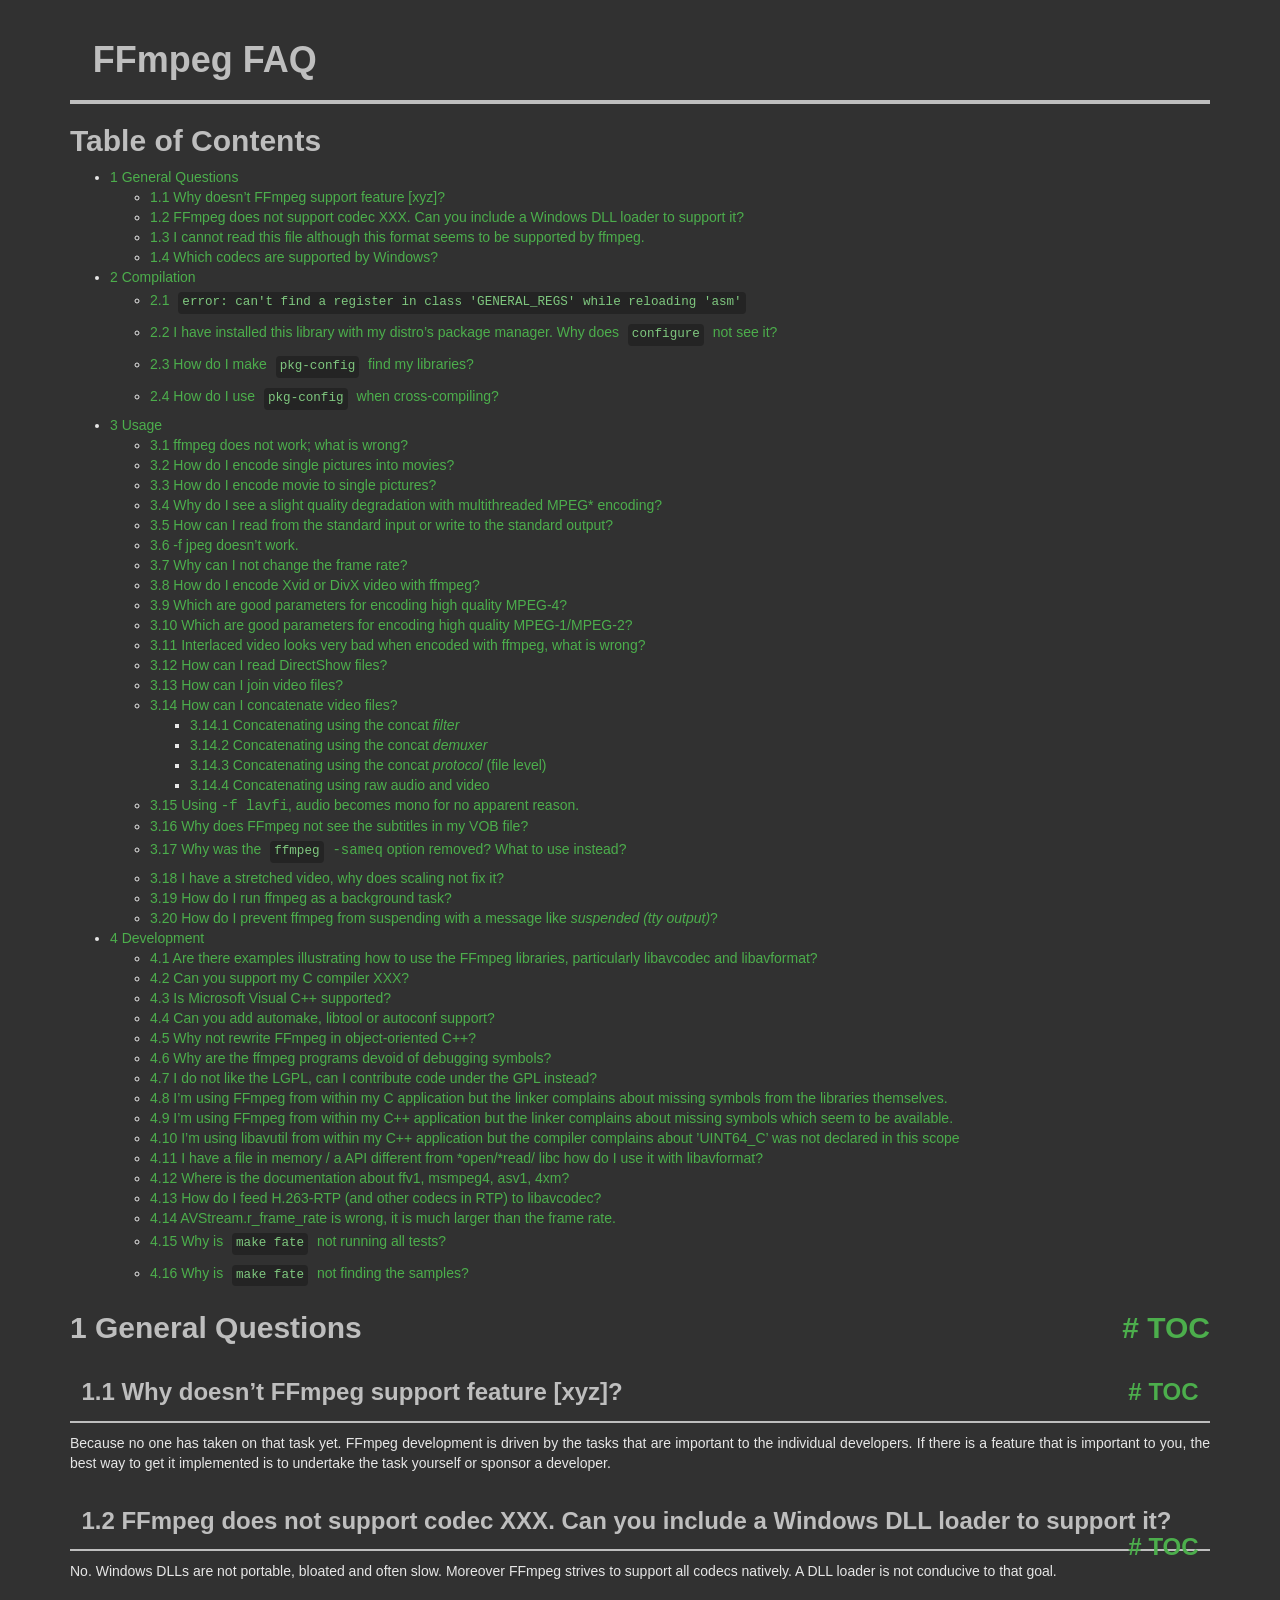
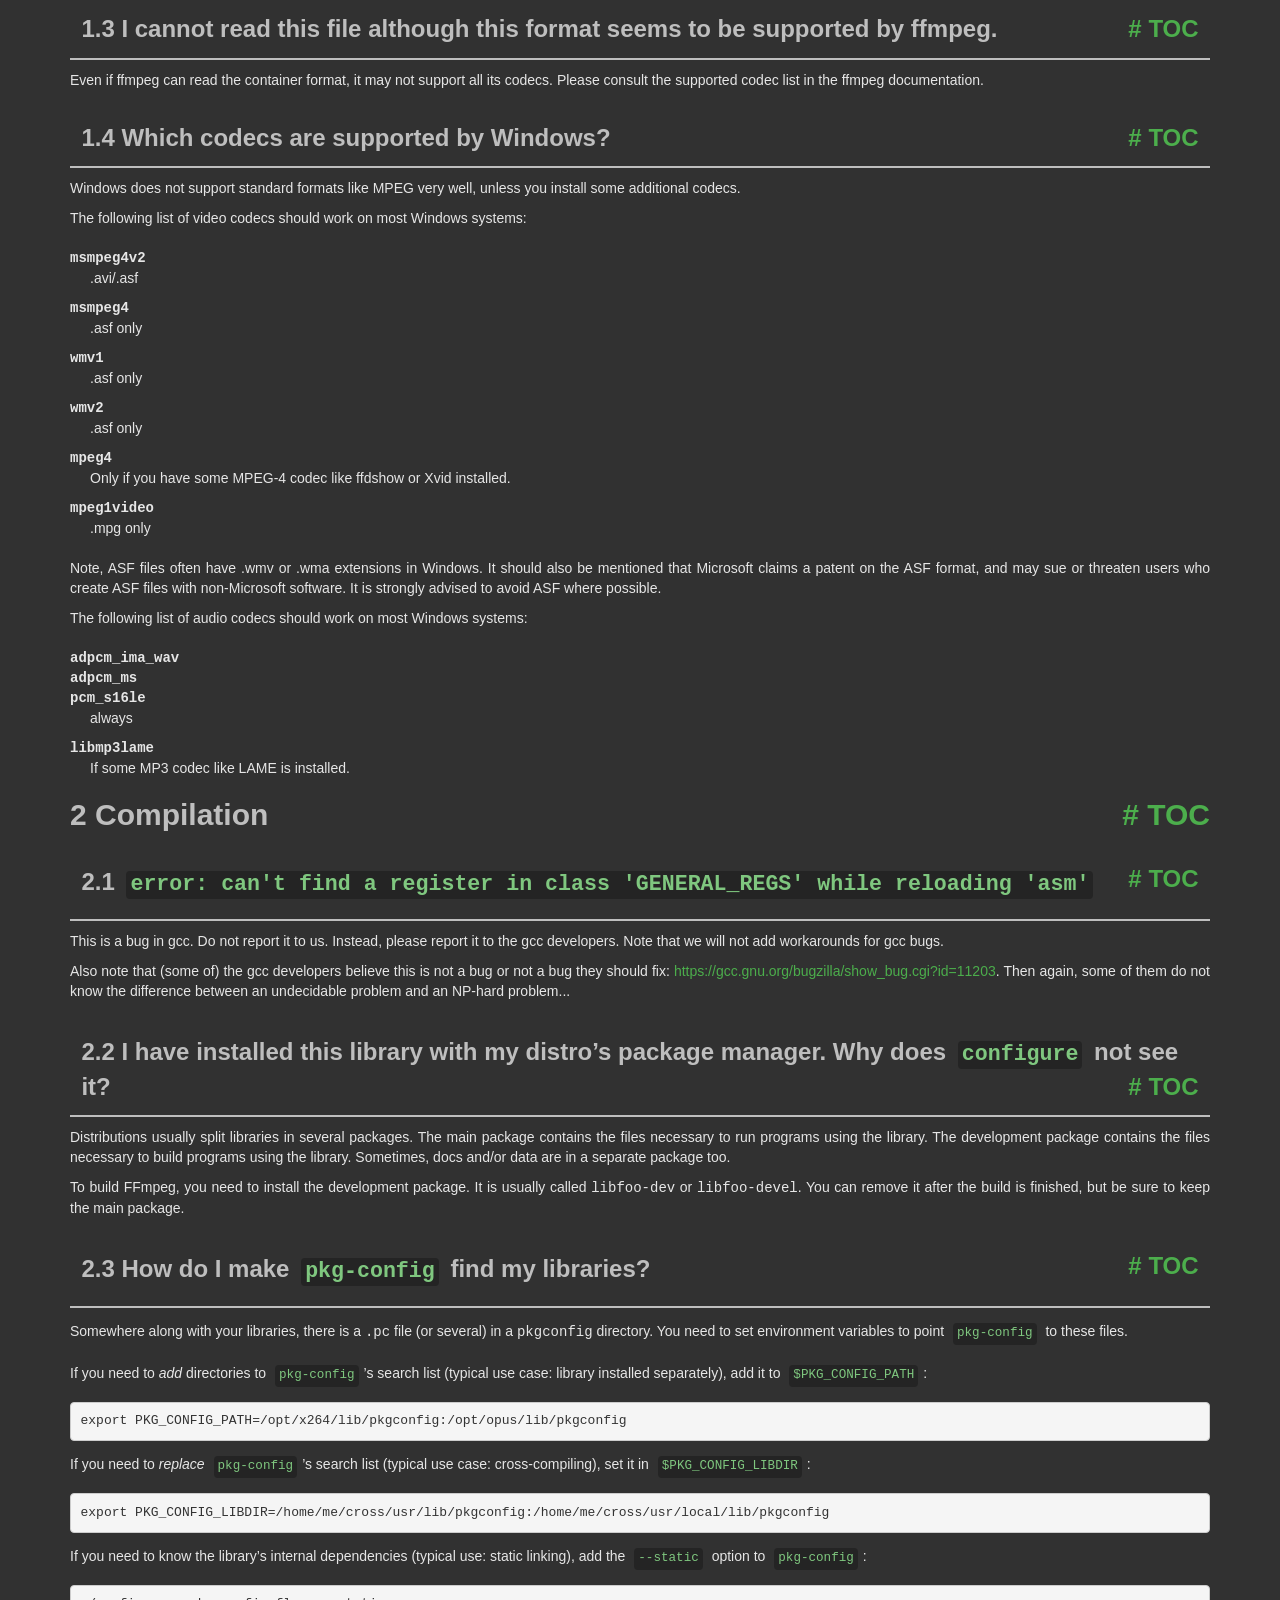
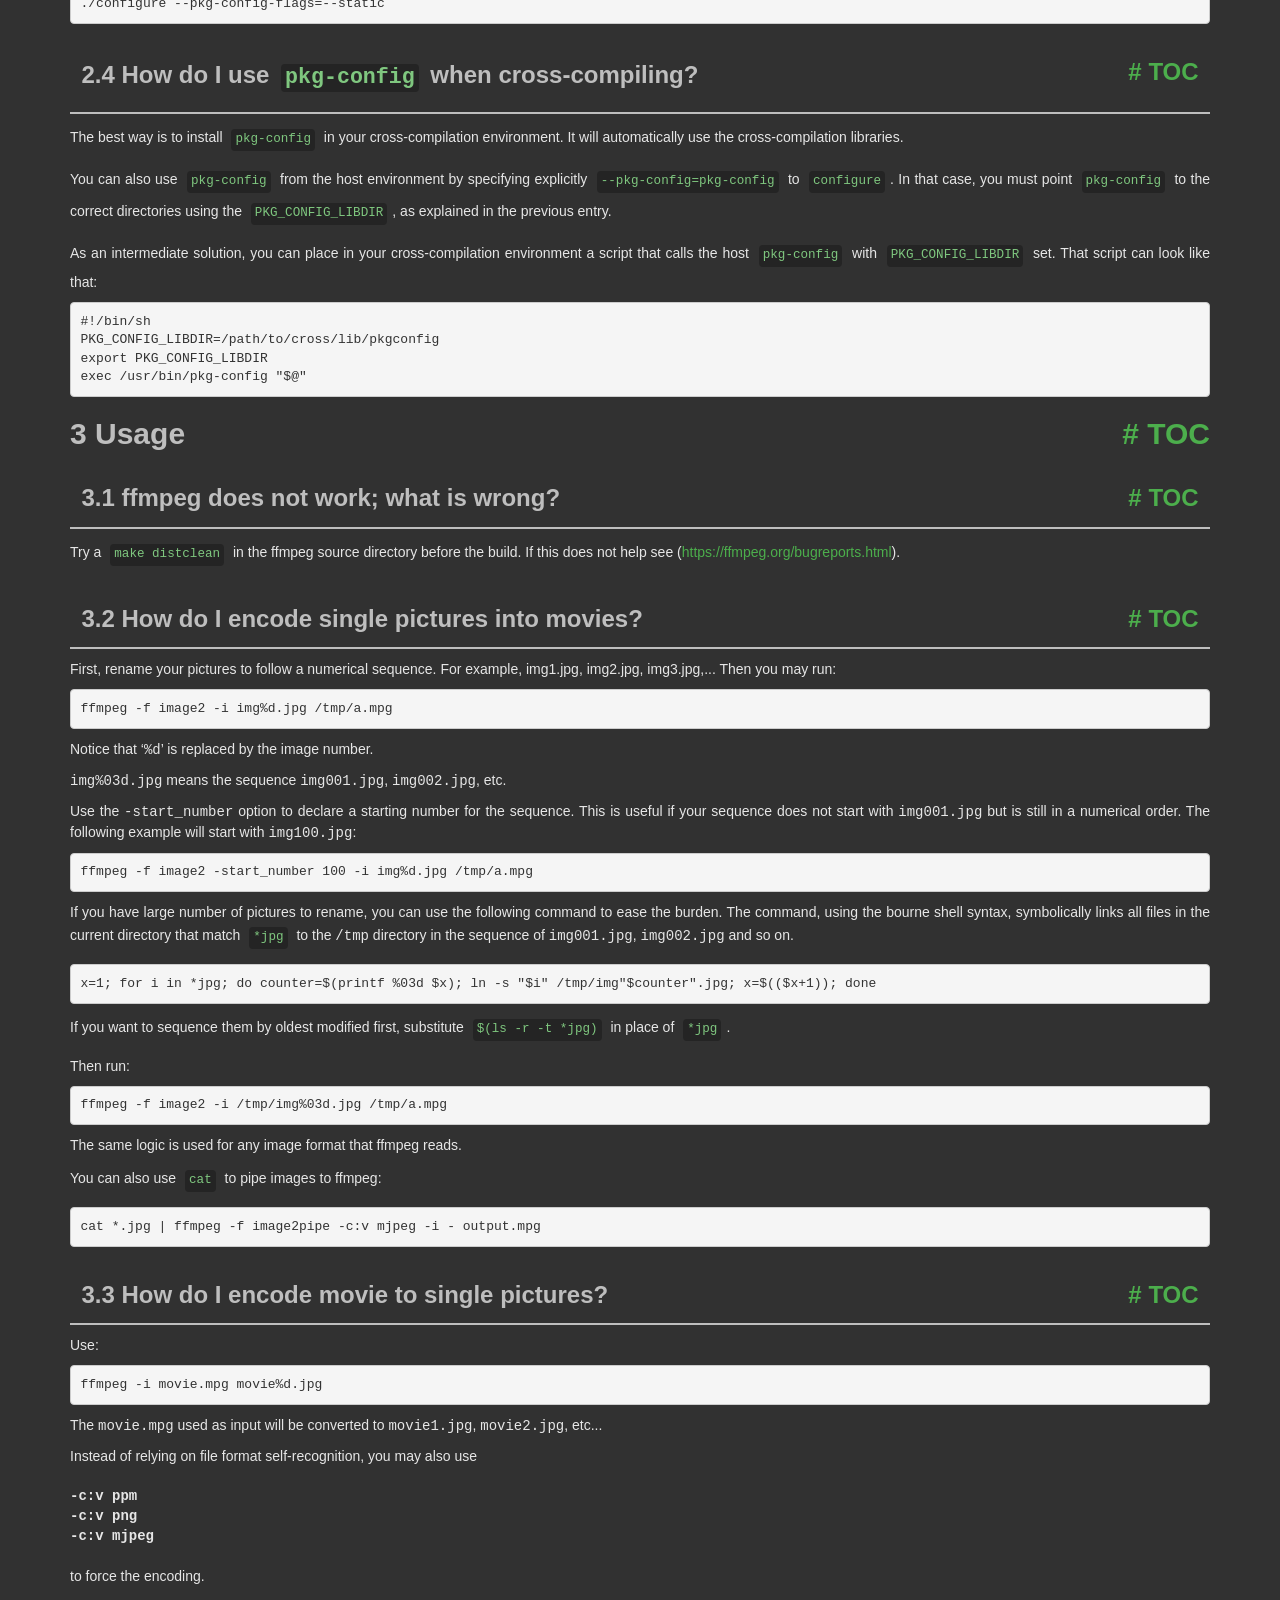
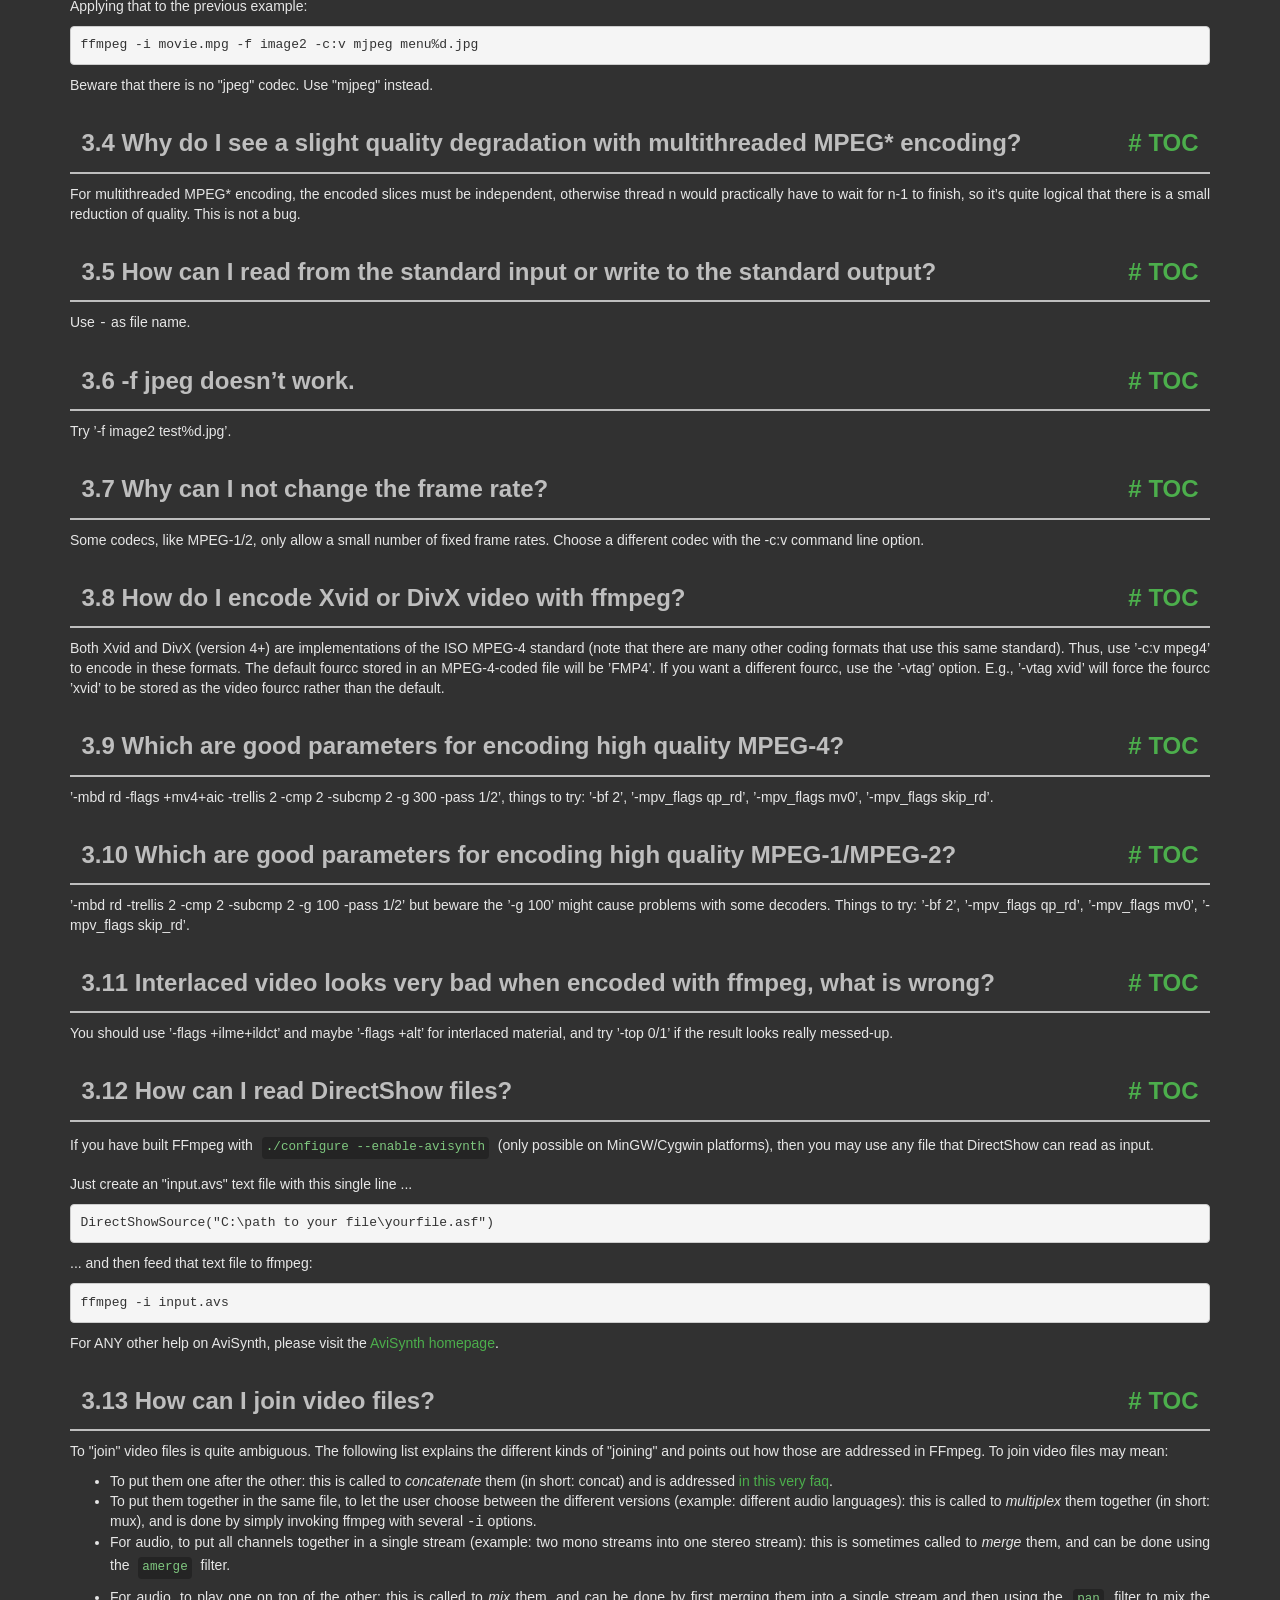
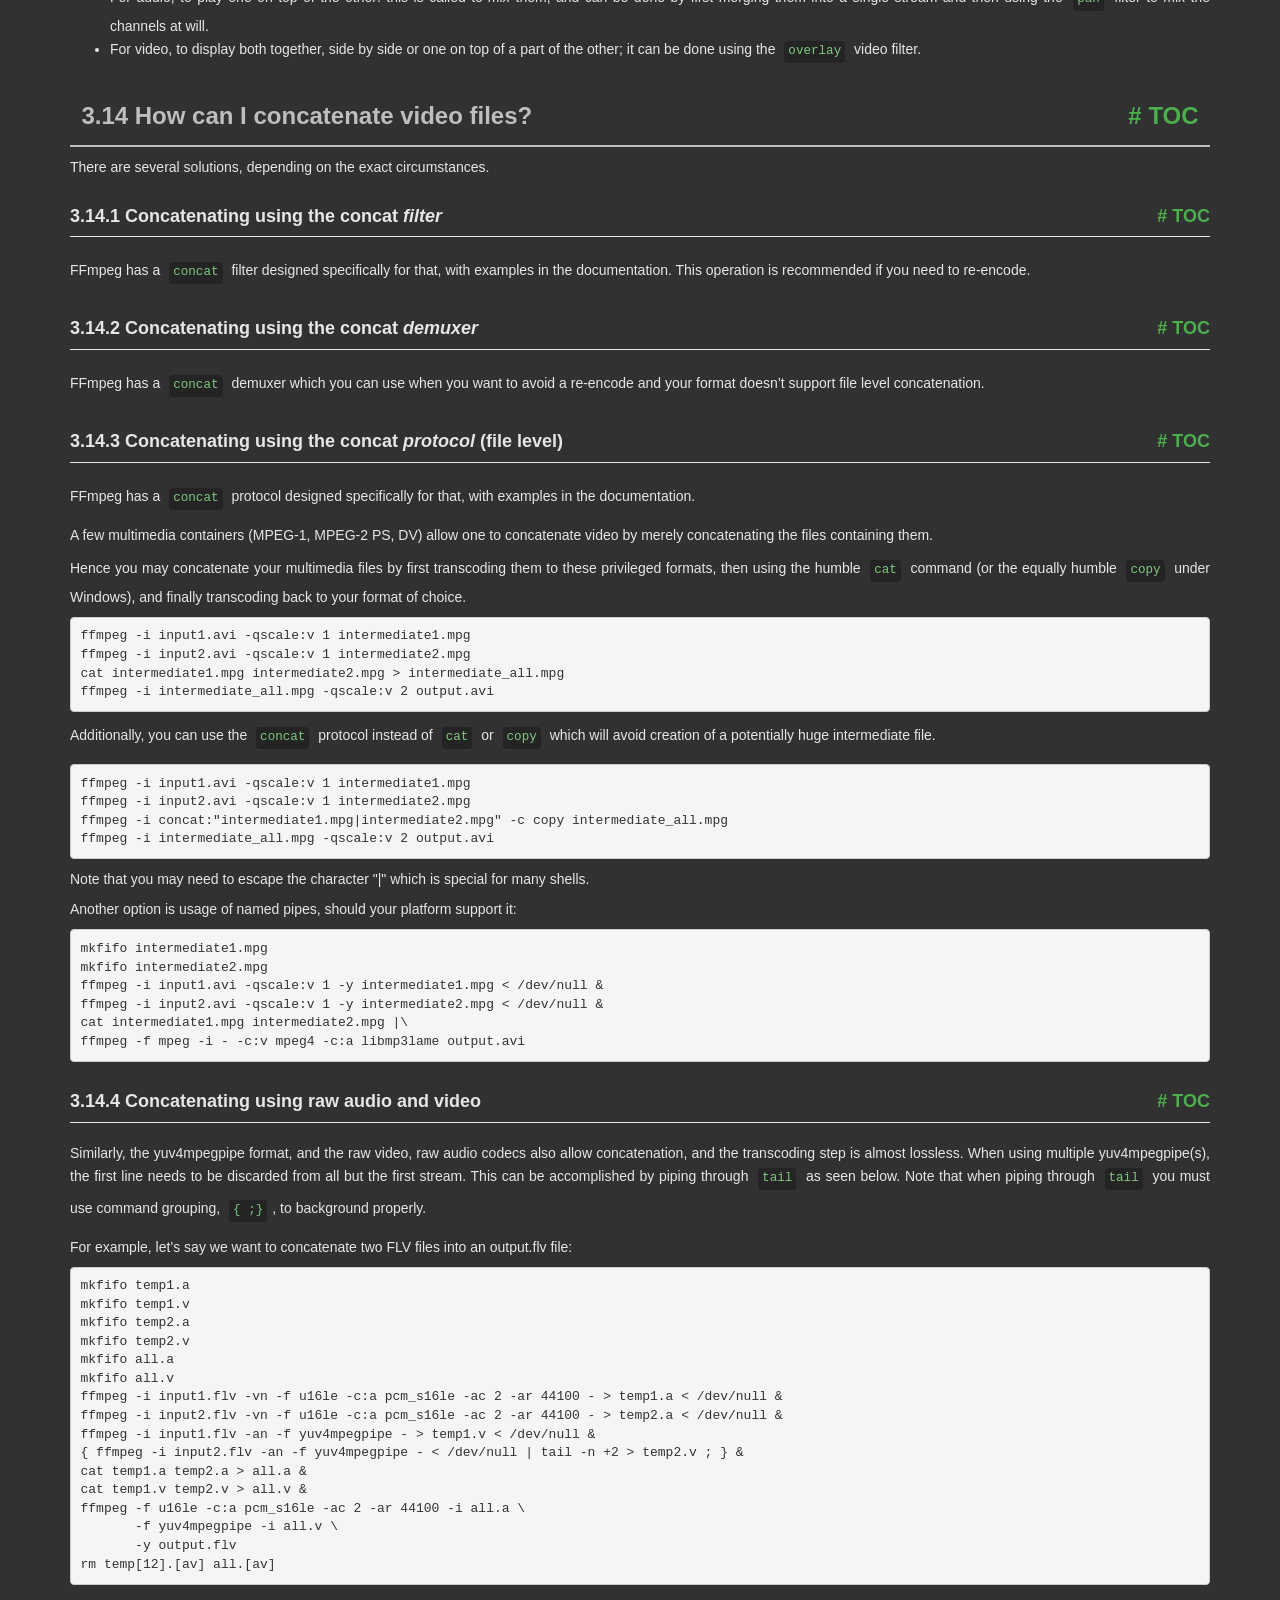
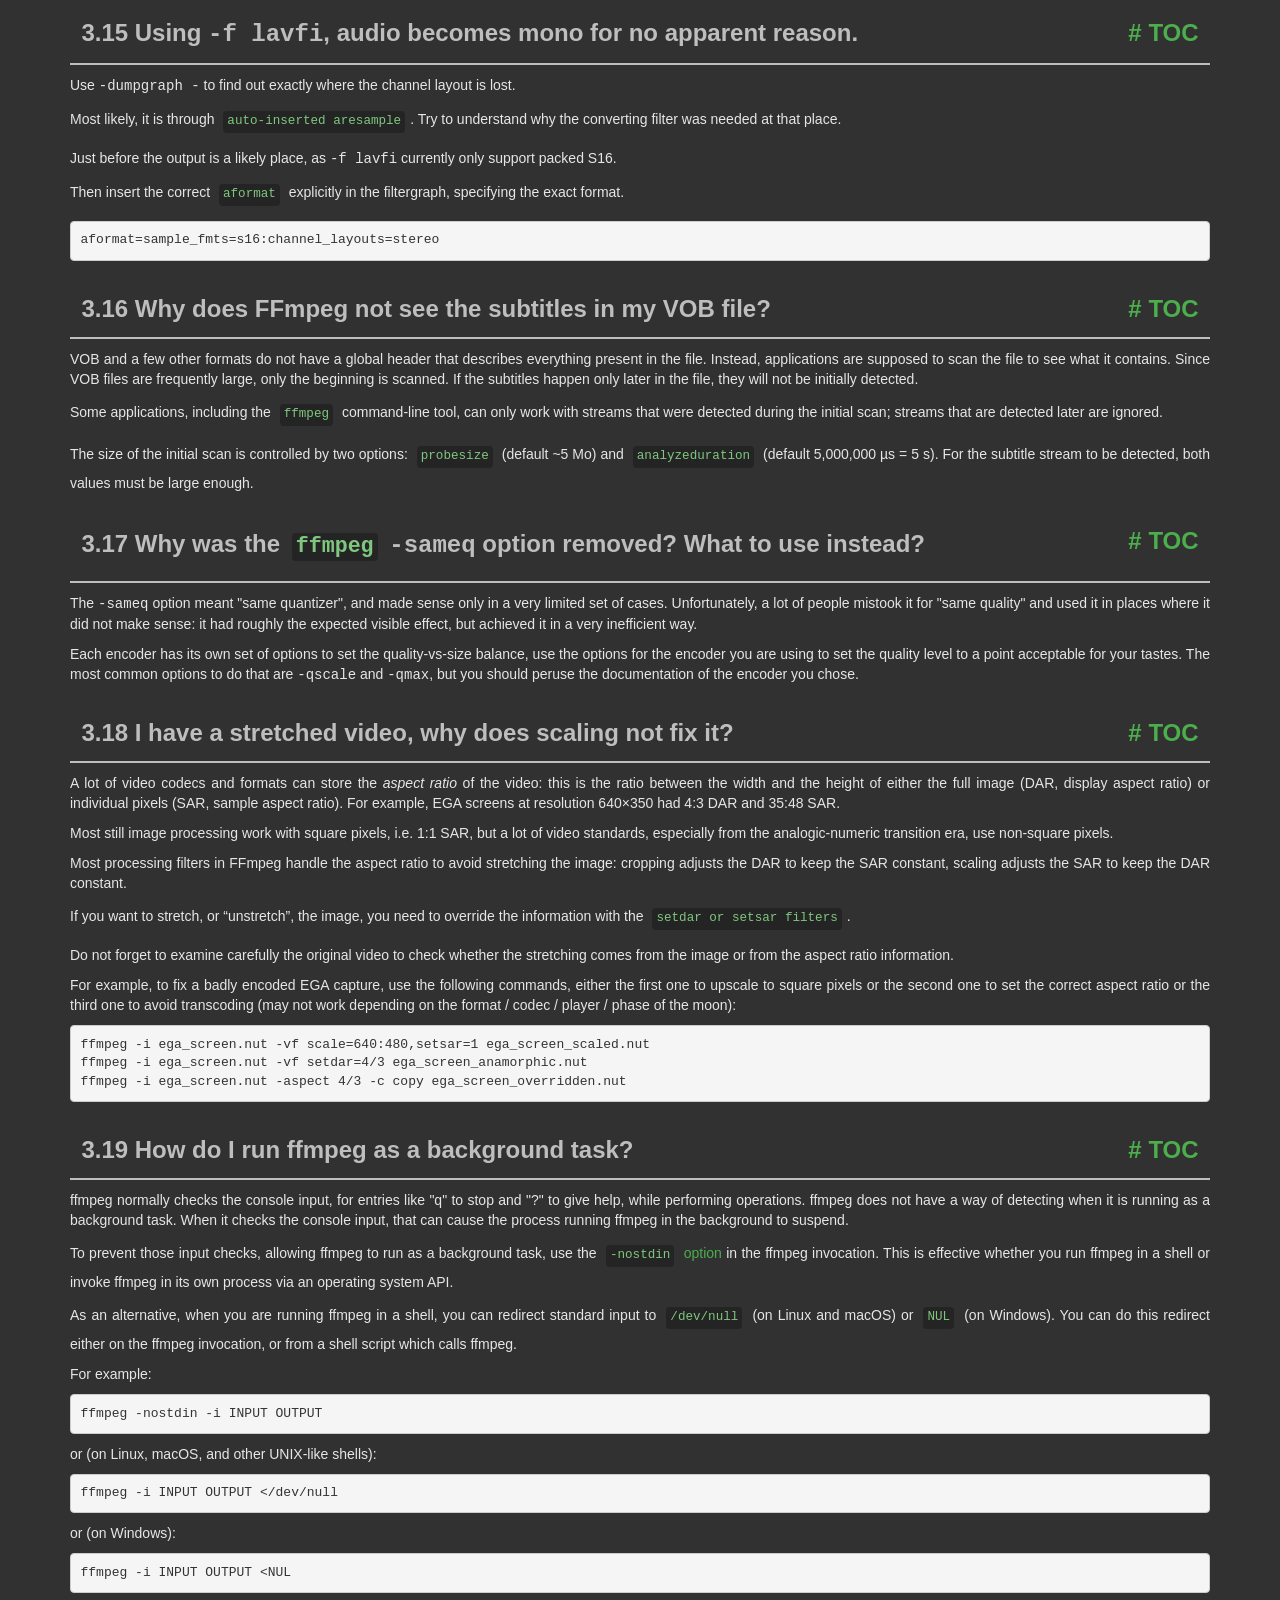
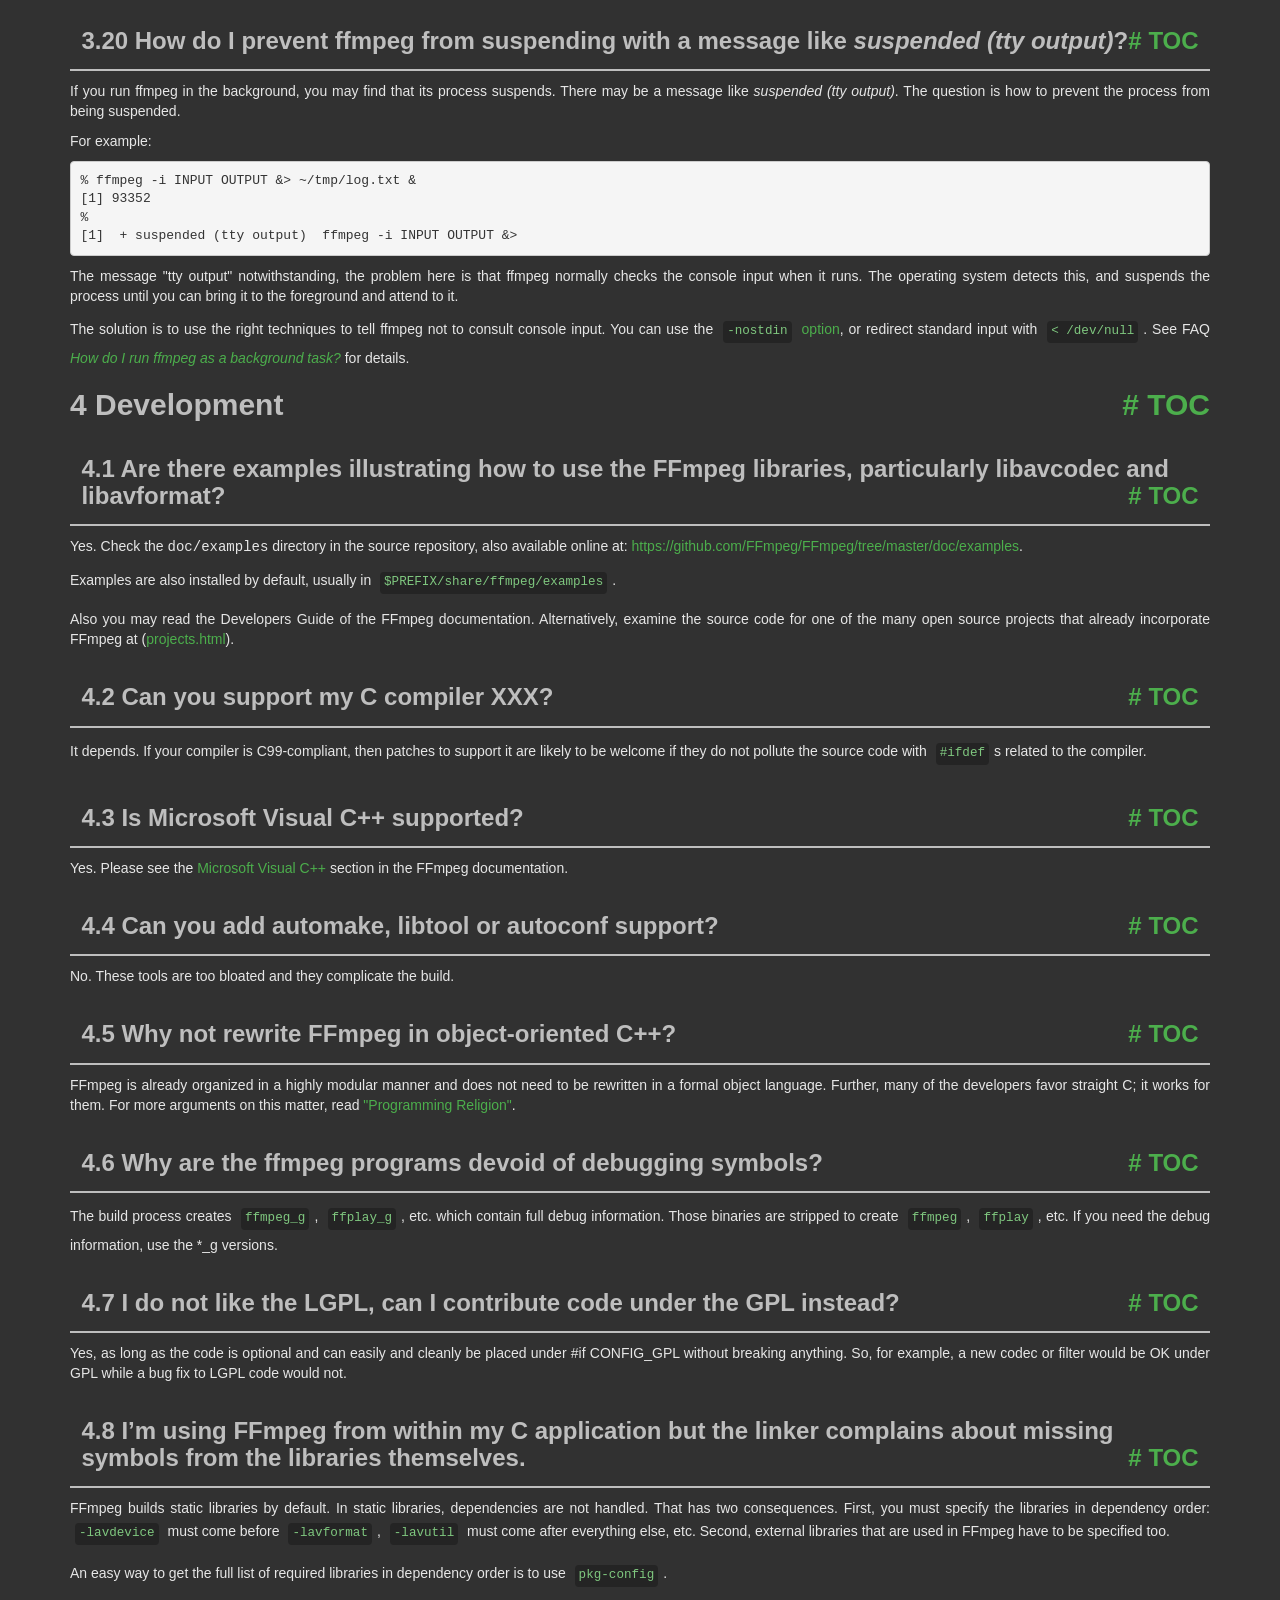
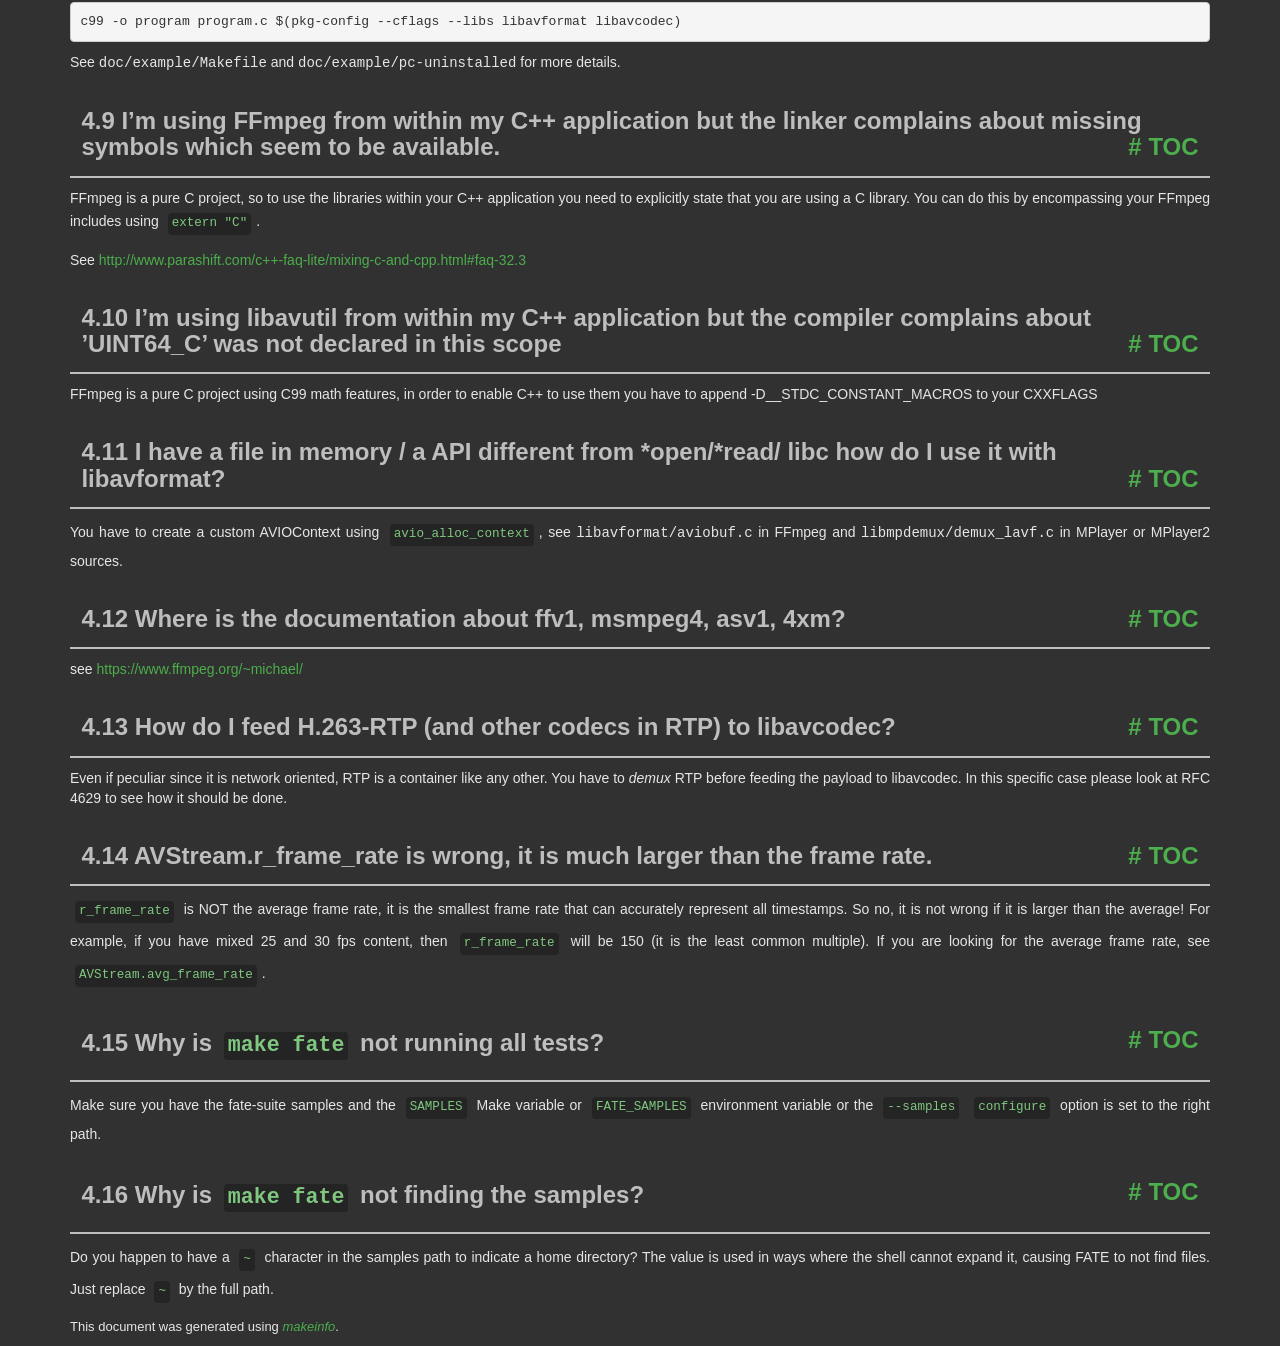
<file: doc/faq.html>
<!DOCTYPE html PUBLIC "-//W3C//DTD HTML 4.01 Transitional//EN" "http://www.w3.org/TR/html4/loose.dtd">
<html>
<!-- Created by GNU Texinfo 7.2, https://www.gnu.org/software/texinfo/ -->
  <head>
    <meta charset="utf-8">
    <title>
      FFmpeg FAQ
    </title>
    <meta name="viewport" content="width=device-width,initial-scale=1.0">
    <link rel="stylesheet" type="text/css" href="bootstrap.min.css">
    <link rel="stylesheet" type="text/css" href="style.min.css">
  </head>
  <body>
    <div class="container">
      <h1>
      FFmpeg FAQ
      </h1>


<a name="SEC_Top"></a>

<div class="region-contents" id="SEC_Contents">
<h2 class="contents-heading">Table of Contents</h2>

<div class="contents">

<ul class="toc-numbered-mark">
  <li><a id="toc-General-Questions" href="#General-Questions">1 General Questions</a>
  <ul class="toc-numbered-mark">
    <li><a id="toc-Why-doesn_0027t-FFmpeg-support-feature-_005bxyz_005d_003f" href="#Why-doesn_0027t-FFmpeg-support-feature-_005bxyz_005d_003f">1.1 Why doesn&rsquo;t FFmpeg support feature [xyz]?</a></li>
    <li><a id="toc-FFmpeg-does-not-support-codec-XXX_002e-Can-you-include-a-Windows-DLL-loader-to-support-it_003f" href="#FFmpeg-does-not-support-codec-XXX_002e-Can-you-include-a-Windows-DLL-loader-to-support-it_003f">1.2 FFmpeg does not support codec XXX. Can you include a Windows DLL loader to support it?</a></li>
    <li><a id="toc-I-cannot-read-this-file-although-this-format-seems-to-be-supported-by-ffmpeg_002e" href="#I-cannot-read-this-file-although-this-format-seems-to-be-supported-by-ffmpeg_002e">1.3 I cannot read this file although this format seems to be supported by ffmpeg.</a></li>
    <li><a id="toc-Which-codecs-are-supported-by-Windows_003f" href="#Which-codecs-are-supported-by-Windows_003f">1.4 Which codecs are supported by Windows?</a></li>
  </ul></li>
  <li><a id="toc-Compilation" href="#Compilation">2 Compilation</a>
  <ul class="toc-numbered-mark">
    <li><a id="toc-error_003a-can_0027t-find-a-register-in-class-_0027GENERAL_005fREGS_0027-while-reloading-_0027asm_0027" href="#error_003a-can_0027t-find-a-register-in-class-_0027GENERAL_005fREGS_0027-while-reloading-_0027asm_0027">2.1 <code class="code">error: can't find a register in class 'GENERAL_REGS' while reloading 'asm'</code></a></li>
    <li><a id="toc-I-have-installed-this-library-with-my-distro_0027s-package-manager_002e-Why-does-configure-not-see-it_003f" href="#I-have-installed-this-library-with-my-distro_0027s-package-manager_002e-Why-does-configure-not-see-it_003f">2.2 I have installed this library with my distro&rsquo;s package manager. Why does <code class="command">configure</code> not see it?</a></li>
    <li><a id="toc-How-do-I-make-pkg_002dconfig-find-my-libraries_003f" href="#How-do-I-make-pkg_002dconfig-find-my-libraries_003f">2.3 How do I make <code class="command">pkg-config</code> find my libraries?</a></li>
    <li><a id="toc-How-do-I-use-pkg_002dconfig-when-cross_002dcompiling_003f" href="#How-do-I-use-pkg_002dconfig-when-cross_002dcompiling_003f">2.4 How do I use <code class="command">pkg-config</code> when cross-compiling?</a></li>
  </ul></li>
  <li><a id="toc-Usage" href="#Usage">3 Usage</a>
  <ul class="toc-numbered-mark">
    <li><a id="toc-ffmpeg-does-not-work_003b-what-is-wrong_003f" href="#ffmpeg-does-not-work_003b-what-is-wrong_003f">3.1 ffmpeg does not work; what is wrong?</a></li>
    <li><a id="toc-How-do-I-encode-single-pictures-into-movies_003f" href="#How-do-I-encode-single-pictures-into-movies_003f">3.2 How do I encode single pictures into movies?</a></li>
    <li><a id="toc-How-do-I-encode-movie-to-single-pictures_003f" href="#How-do-I-encode-movie-to-single-pictures_003f">3.3 How do I encode movie to single pictures?</a></li>
    <li><a id="toc-Why-do-I-see-a-slight-quality-degradation-with-multithreaded-MPEG_002a-encoding_003f" href="#Why-do-I-see-a-slight-quality-degradation-with-multithreaded-MPEG_002a-encoding_003f">3.4 Why do I see a slight quality degradation with multithreaded MPEG* encoding?</a></li>
    <li><a id="toc-How-can-I-read-from-the-standard-input-or-write-to-the-standard-output_003f" href="#How-can-I-read-from-the-standard-input-or-write-to-the-standard-output_003f">3.5 How can I read from the standard input or write to the standard output?</a></li>
    <li><a id="toc-_002df-jpeg-doesn_0027t-work_002e" href="#g_t_002df-jpeg-doesn_0027t-work_002e">3.6 -f jpeg doesn&rsquo;t work.</a></li>
    <li><a id="toc-Why-can-I-not-change-the-frame-rate_003f" href="#Why-can-I-not-change-the-frame-rate_003f">3.7 Why can I not change the frame rate?</a></li>
    <li><a id="toc-How-do-I-encode-Xvid-or-DivX-video-with-ffmpeg_003f" href="#How-do-I-encode-Xvid-or-DivX-video-with-ffmpeg_003f">3.8 How do I encode Xvid or DivX video with ffmpeg?</a></li>
    <li><a id="toc-Which-are-good-parameters-for-encoding-high-quality-MPEG_002d4_003f" href="#Which-are-good-parameters-for-encoding-high-quality-MPEG_002d4_003f">3.9 Which are good parameters for encoding high quality MPEG-4?</a></li>
    <li><a id="toc-Which-are-good-parameters-for-encoding-high-quality-MPEG_002d1_002fMPEG_002d2_003f" href="#Which-are-good-parameters-for-encoding-high-quality-MPEG_002d1_002fMPEG_002d2_003f">3.10 Which are good parameters for encoding high quality MPEG-1/MPEG-2?</a></li>
    <li><a id="toc-Interlaced-video-looks-very-bad-when-encoded-with-ffmpeg_002c-what-is-wrong_003f" href="#Interlaced-video-looks-very-bad-when-encoded-with-ffmpeg_002c-what-is-wrong_003f">3.11 Interlaced video looks very bad when encoded with ffmpeg, what is wrong?</a></li>
    <li><a id="toc-How-can-I-read-DirectShow-files_003f" href="#How-can-I-read-DirectShow-files_003f">3.12 How can I read DirectShow files?</a></li>
    <li><a id="toc-How-can-I-join-video-files_003f" href="#How-can-I-join-video-files_003f">3.13 How can I join video files?</a></li>
    <li><a id="toc-How-can-I-concatenate-video-files_003f" href="#How-can-I-concatenate-video-files_003f">3.14 How can I concatenate video files?</a>
    <ul class="toc-numbered-mark">
      <li><a id="toc-Concatenating-using-the-concat-filter" href="#Concatenating-using-the-concat-filter">3.14.1 Concatenating using the concat <em class="emph">filter</em></a></li>
      <li><a id="toc-Concatenating-using-the-concat-demuxer" href="#Concatenating-using-the-concat-demuxer">3.14.2 Concatenating using the concat <em class="emph">demuxer</em></a></li>
      <li><a id="toc-Concatenating-using-the-concat-protocol-_0028file-level_0029" href="#Concatenating-using-the-concat-protocol-_0028file-level_0029">3.14.3 Concatenating using the concat <em class="emph">protocol</em> (file level)</a></li>
      <li><a id="toc-Concatenating-using-raw-audio-and-video" href="#Concatenating-using-raw-audio-and-video">3.14.4 Concatenating using raw audio and video</a></li>
    </ul></li>
    <li><a id="toc-Using-_002df-lavfi_002c-audio-becomes-mono-for-no-apparent-reason_002e" href="#Using-_002df-lavfi_002c-audio-becomes-mono-for-no-apparent-reason_002e">3.15 Using <samp class="option">-f lavfi</samp>, audio becomes mono for no apparent reason.</a></li>
    <li><a id="toc-Why-does-FFmpeg-not-see-the-subtitles-in-my-VOB-file_003f" href="#Why-does-FFmpeg-not-see-the-subtitles-in-my-VOB-file_003f">3.16 Why does FFmpeg not see the subtitles in my VOB file?</a></li>
    <li><a id="toc-Why-was-the-ffmpeg-_002dsameq-option-removed_003f-What-to-use-instead_003f" href="#Why-was-the-ffmpeg-_002dsameq-option-removed_003f-What-to-use-instead_003f">3.17 Why was the <code class="command">ffmpeg</code> <samp class="option">-sameq</samp> option removed? What to use instead?</a></li>
    <li><a id="toc-I-have-a-stretched-video_002c-why-does-scaling-not-fix-it_003f" href="#I-have-a-stretched-video_002c-why-does-scaling-not-fix-it_003f">3.18 I have a stretched video, why does scaling not fix it?</a></li>
    <li><a id="toc-How-do-I-run-ffmpeg-as-a-background-task_003f" href="#How-do-I-run-ffmpeg-as-a-background-task_003f">3.19 How do I run ffmpeg as a background task?</a></li>
    <li><a id="toc-How-do-I-prevent-ffmpeg-from-suspending-with-a-message-like-suspended-_0028tty-output_0029_003f" href="#How-do-I-prevent-ffmpeg-from-suspending-with-a-message-like-suspended-_0028tty-output_0029_003f">3.20 How do I prevent ffmpeg from suspending with a message like <em class="emph">suspended (tty output)</em>?</a></li>
  </ul></li>
  <li><a id="toc-Development" href="#Development">4 Development</a>
  <ul class="toc-numbered-mark">
    <li><a id="toc-Are-there-examples-illustrating-how-to-use-the-FFmpeg-libraries_002c-particularly-libavcodec-and-libavformat_003f" href="#Are-there-examples-illustrating-how-to-use-the-FFmpeg-libraries_002c-particularly-libavcodec-and-libavformat_003f">4.1 Are there examples illustrating how to use the FFmpeg libraries, particularly libavcodec and libavformat?</a></li>
    <li><a id="toc-Can-you-support-my-C-compiler-XXX_003f" href="#Can-you-support-my-C-compiler-XXX_003f">4.2 Can you support my C compiler XXX?</a></li>
    <li><a id="toc-Is-Microsoft-Visual-C_002b_002b-supported_003f" href="#Is-Microsoft-Visual-C_002b_002b-supported_003f">4.3 Is Microsoft Visual C++ supported?</a></li>
    <li><a id="toc-Can-you-add-automake_002c-libtool-or-autoconf-support_003f" href="#Can-you-add-automake_002c-libtool-or-autoconf-support_003f">4.4 Can you add automake, libtool or autoconf support?</a></li>
    <li><a id="toc-Why-not-rewrite-FFmpeg-in-object_002doriented-C_002b_002b_003f" href="#Why-not-rewrite-FFmpeg-in-object_002doriented-C_002b_002b_003f">4.5 Why not rewrite FFmpeg in object-oriented C++?</a></li>
    <li><a id="toc-Why-are-the-ffmpeg-programs-devoid-of-debugging-symbols_003f" href="#Why-are-the-ffmpeg-programs-devoid-of-debugging-symbols_003f">4.6 Why are the ffmpeg programs devoid of debugging symbols?</a></li>
    <li><a id="toc-I-do-not-like-the-LGPL_002c-can-I-contribute-code-under-the-GPL-instead_003f" href="#I-do-not-like-the-LGPL_002c-can-I-contribute-code-under-the-GPL-instead_003f">4.7 I do not like the LGPL, can I contribute code under the GPL instead?</a></li>
    <li><a id="toc-I_0027m-using-FFmpeg-from-within-my-C-application-but-the-linker-complains-about-missing-symbols-from-the-libraries-themselves_002e" href="#I_0027m-using-FFmpeg-from-within-my-C-application-but-the-linker-complains-about-missing-symbols-from-the-libraries-themselves_002e">4.8 I&rsquo;m using FFmpeg from within my C application but the linker complains about missing symbols from the libraries themselves.</a></li>
    <li><a id="toc-I_0027m-using-FFmpeg-from-within-my-C_002b_002b-application-but-the-linker-complains-about-missing-symbols-which-seem-to-be-available_002e" href="#I_0027m-using-FFmpeg-from-within-my-C_002b_002b-application-but-the-linker-complains-about-missing-symbols-which-seem-to-be-available_002e">4.9 I&rsquo;m using FFmpeg from within my C++ application but the linker complains about missing symbols which seem to be available.</a></li>
    <li><a id="toc-I_0027m-using-libavutil-from-within-my-C_002b_002b-application-but-the-compiler-complains-about-_0027UINT64_005fC_0027-was-not-declared-in-this-scope" href="#I_0027m-using-libavutil-from-within-my-C_002b_002b-application-but-the-compiler-complains-about-_0027UINT64_005fC_0027-was-not-declared-in-this-scope">4.10 I&rsquo;m using libavutil from within my C++ application but the compiler complains about &rsquo;UINT64_C&rsquo; was not declared in this scope</a></li>
    <li><a id="toc-I-have-a-file-in-memory-_002f-a-API-different-from-_002aopen_002f_002aread_002f-libc-how-do-I-use-it-with-libavformat_003f" href="#I-have-a-file-in-memory-_002f-a-API-different-from-_002aopen_002f_002aread_002f-libc-how-do-I-use-it-with-libavformat_003f">4.11 I have a file in memory / a API different from *open/*read/ libc how do I use it with libavformat?</a></li>
    <li><a id="toc-Where-is-the-documentation-about-ffv1_002c-msmpeg4_002c-asv1_002c-4xm_003f" href="#Where-is-the-documentation-about-ffv1_002c-msmpeg4_002c-asv1_002c-4xm_003f">4.12 Where is the documentation about ffv1, msmpeg4, asv1, 4xm?</a></li>
    <li><a id="toc-How-do-I-feed-H_002e263_002dRTP-_0028and-other-codecs-in-RTP_0029-to-libavcodec_003f" href="#How-do-I-feed-H_002e263_002dRTP-_0028and-other-codecs-in-RTP_0029-to-libavcodec_003f">4.13 How do I feed H.263-RTP (and other codecs in RTP) to libavcodec?</a></li>
    <li><a id="toc-AVStream_002er_005fframe_005frate-is-wrong_002c-it-is-much-larger-than-the-frame-rate_002e" href="#AVStream_002er_005fframe_005frate-is-wrong_002c-it-is-much-larger-than-the-frame-rate_002e">4.14 AVStream.r_frame_rate is wrong, it is much larger than the frame rate.</a></li>
    <li><a id="toc-Why-is-make-fate-not-running-all-tests_003f" href="#Why-is-make-fate-not-running-all-tests_003f">4.15 Why is <code class="code">make fate</code> not running all tests?</a></li>
    <li><a id="toc-Why-is-make-fate-not-finding-the-samples_003f" href="#Why-is-make-fate-not-finding-the-samples_003f">4.16 Why is <code class="code">make fate</code> not finding the samples?</a></li>
  </ul></li>
</ul>
</div>
</div>

<a name="General-Questions"></a>
<h2 class="chapter">1 General Questions<span class="pull-right"><a class="anchor hidden-xs" href="#General-Questions" aria-hidden="true">#</a> <a class="anchor hidden-xs"href="#toc-General-Questions" aria-hidden="true">TOC</a></span></h2>

<a name="Why-doesn_0027t-FFmpeg-support-feature-_005bxyz_005d_003f"></a>
<h3 class="section">1.1 Why doesn&rsquo;t FFmpeg support feature [xyz]?<span class="pull-right"><a class="anchor hidden-xs" href="#Why-doesn_0027t-FFmpeg-support-feature-_005bxyz_005d_003f" aria-hidden="true">#</a> <a class="anchor hidden-xs"href="#toc-Why-doesn_0027t-FFmpeg-support-feature-_005bxyz_005d_003f" aria-hidden="true">TOC</a></span></h3>

<p>Because no one has taken on that task yet. FFmpeg development is
driven by the tasks that are important to the individual developers.
If there is a feature that is important to you, the best way to get
it implemented is to undertake the task yourself or sponsor a developer.
</p>
<a name="FFmpeg-does-not-support-codec-XXX_002e-Can-you-include-a-Windows-DLL-loader-to-support-it_003f"></a>
<h3 class="section">1.2 FFmpeg does not support codec XXX. Can you include a Windows DLL loader to support it?<span class="pull-right"><a class="anchor hidden-xs" href="#FFmpeg-does-not-support-codec-XXX_002e-Can-you-include-a-Windows-DLL-loader-to-support-it_003f" aria-hidden="true">#</a> <a class="anchor hidden-xs"href="#toc-FFmpeg-does-not-support-codec-XXX_002e-Can-you-include-a-Windows-DLL-loader-to-support-it_003f" aria-hidden="true">TOC</a></span></h3>

<p>No. Windows DLLs are not portable, bloated and often slow.
Moreover FFmpeg strives to support all codecs natively.
A DLL loader is not conducive to that goal.
</p>
<a name="I-cannot-read-this-file-although-this-format-seems-to-be-supported-by-ffmpeg_002e"></a>
<h3 class="section">1.3 I cannot read this file although this format seems to be supported by ffmpeg.<span class="pull-right"><a class="anchor hidden-xs" href="#I-cannot-read-this-file-although-this-format-seems-to-be-supported-by-ffmpeg_002e" aria-hidden="true">#</a> <a class="anchor hidden-xs"href="#toc-I-cannot-read-this-file-although-this-format-seems-to-be-supported-by-ffmpeg_002e" aria-hidden="true">TOC</a></span></h3>

<p>Even if ffmpeg can read the container format, it may not support all its
codecs. Please consult the supported codec list in the ffmpeg
documentation.
</p>
<a name="Which-codecs-are-supported-by-Windows_003f"></a>
<h3 class="section">1.4 Which codecs are supported by Windows?<span class="pull-right"><a class="anchor hidden-xs" href="#Which-codecs-are-supported-by-Windows_003f" aria-hidden="true">#</a> <a class="anchor hidden-xs"href="#toc-Which-codecs-are-supported-by-Windows_003f" aria-hidden="true">TOC</a></span></h3>

<p>Windows does not support standard formats like MPEG very well, unless you
install some additional codecs.
</p>
<p>The following list of video codecs should work on most Windows systems:
</p><dl class="table">
<dt><samp class="option">msmpeg4v2</samp></dt>
<dd><p>.avi/.asf
</p></dd>
<dt><samp class="option">msmpeg4</samp></dt>
<dd><p>.asf only
</p></dd>
<dt><samp class="option">wmv1</samp></dt>
<dd><p>.asf only
</p></dd>
<dt><samp class="option">wmv2</samp></dt>
<dd><p>.asf only
</p></dd>
<dt><samp class="option">mpeg4</samp></dt>
<dd><p>Only if you have some MPEG-4 codec like ffdshow or Xvid installed.
</p></dd>
<dt><samp class="option">mpeg1video</samp></dt>
<dd><p>.mpg only
</p></dd>
</dl>
<p>Note, ASF files often have .wmv or .wma extensions in Windows. It should also
be mentioned that Microsoft claims a patent on the ASF format, and may sue
or threaten users who create ASF files with non-Microsoft software. It is
strongly advised to avoid ASF where possible.
</p>
<p>The following list of audio codecs should work on most Windows systems:
</p><dl class="table">
<dt><samp class="option">adpcm_ima_wav</samp></dt>
<dt><samp class="option">adpcm_ms</samp></dt>
<dt><samp class="option">pcm_s16le</samp></dt>
<dd><p>always
</p></dd>
<dt><samp class="option">libmp3lame</samp></dt>
<dd><p>If some MP3 codec like LAME is installed.
</p></dd>
</dl>


<a name="Compilation"></a>
<h2 class="chapter">2 Compilation<span class="pull-right"><a class="anchor hidden-xs" href="#Compilation" aria-hidden="true">#</a> <a class="anchor hidden-xs"href="#toc-Compilation" aria-hidden="true">TOC</a></span></h2>

<a name="error_003a-can_0027t-find-a-register-in-class-_0027GENERAL_005fREGS_0027-while-reloading-_0027asm_0027"></a>
<h3 class="section">2.1 <code class="code">error: can't find a register in class 'GENERAL_REGS' while reloading 'asm'</code><span class="pull-right"><a class="anchor hidden-xs" href="#error_003a-can_0027t-find-a-register-in-class-_0027GENERAL_005fREGS_0027-while-reloading-_0027asm_0027" aria-hidden="true">#</a> <a class="anchor hidden-xs"href="#toc-error_003a-can_0027t-find-a-register-in-class-_0027GENERAL_005fREGS_0027-while-reloading-_0027asm_0027" aria-hidden="true">TOC</a></span></h3>

<p>This is a bug in gcc. Do not report it to us. Instead, please report it to
the gcc developers. Note that we will not add workarounds for gcc bugs.
</p>
<p>Also note that (some of) the gcc developers believe this is not a bug or
not a bug they should fix:
<a class="url" href="https://gcc.gnu.org/bugzilla/show_bug.cgi?id=11203">https://gcc.gnu.org/bugzilla/show_bug.cgi?id=11203</a>.
Then again, some of them do not know the difference between an undecidable
problem and an NP-hard problem...
</p>
<a name="I-have-installed-this-library-with-my-distro_0027s-package-manager_002e-Why-does-configure-not-see-it_003f"></a>
<h3 class="section">2.2 I have installed this library with my distro&rsquo;s package manager. Why does <code class="command">configure</code> not see it?<span class="pull-right"><a class="anchor hidden-xs" href="#I-have-installed-this-library-with-my-distro_0027s-package-manager_002e-Why-does-configure-not-see-it_003f" aria-hidden="true">#</a> <a class="anchor hidden-xs"href="#toc-I-have-installed-this-library-with-my-distro_0027s-package-manager_002e-Why-does-configure-not-see-it_003f" aria-hidden="true">TOC</a></span></h3>

<p>Distributions usually split libraries in several packages. The main package
contains the files necessary to run programs using the library. The
development package contains the files necessary to build programs using the
library. Sometimes, docs and/or data are in a separate package too.
</p>
<p>To build FFmpeg, you need to install the development package. It is usually
called <samp class="file">libfoo-dev</samp> or <samp class="file">libfoo-devel</samp>. You can remove it after the
build is finished, but be sure to keep the main package.
</p>
<a name="How-do-I-make-pkg_002dconfig-find-my-libraries_003f"></a>
<h3 class="section">2.3 How do I make <code class="command">pkg-config</code> find my libraries?<span class="pull-right"><a class="anchor hidden-xs" href="#How-do-I-make-pkg_002dconfig-find-my-libraries_003f" aria-hidden="true">#</a> <a class="anchor hidden-xs"href="#toc-How-do-I-make-pkg_002dconfig-find-my-libraries_003f" aria-hidden="true">TOC</a></span></h3>

<p>Somewhere along with your libraries, there is a <samp class="file">.pc</samp> file (or several)
in a <samp class="file">pkgconfig</samp> directory. You need to set environment variables to
point <code class="command">pkg-config</code> to these files.
</p>
<p>If you need to <em class="emph">add</em> directories to <code class="command">pkg-config</code>&rsquo;s search list
(typical use case: library installed separately), add it to
<code class="code">$PKG_CONFIG_PATH</code>:
</p>
<div class="example">
<pre class="example-preformatted">export PKG_CONFIG_PATH=/opt/x264/lib/pkgconfig:/opt/opus/lib/pkgconfig
</pre></div>

<p>If you need to <em class="emph">replace</em> <code class="command">pkg-config</code>&rsquo;s search list
(typical use case: cross-compiling), set it in
<code class="code">$PKG_CONFIG_LIBDIR</code>:
</p>
<div class="example">
<pre class="example-preformatted">export PKG_CONFIG_LIBDIR=/home/me/cross/usr/lib/pkgconfig:/home/me/cross/usr/local/lib/pkgconfig
</pre></div>

<p>If you need to know the library&rsquo;s internal dependencies (typical use: static
linking), add the <code class="code">--static</code> option to <code class="command">pkg-config</code>:
</p>
<div class="example">
<pre class="example-preformatted">./configure --pkg-config-flags=--static
</pre></div>

<a name="How-do-I-use-pkg_002dconfig-when-cross_002dcompiling_003f"></a>
<h3 class="section">2.4 How do I use <code class="command">pkg-config</code> when cross-compiling?<span class="pull-right"><a class="anchor hidden-xs" href="#How-do-I-use-pkg_002dconfig-when-cross_002dcompiling_003f" aria-hidden="true">#</a> <a class="anchor hidden-xs"href="#toc-How-do-I-use-pkg_002dconfig-when-cross_002dcompiling_003f" aria-hidden="true">TOC</a></span></h3>

<p>The best way is to install <code class="command">pkg-config</code> in your cross-compilation
environment. It will automatically use the cross-compilation libraries.
</p>
<p>You can also use <code class="command">pkg-config</code> from the host environment by
specifying explicitly <code class="code">--pkg-config=pkg-config</code> to <code class="command">configure</code>.
In that case, you must point <code class="command">pkg-config</code> to the correct directories
using the <code class="code">PKG_CONFIG_LIBDIR</code>, as explained in the previous entry.
</p>
<p>As an intermediate solution, you can place in your cross-compilation
environment a script that calls the host <code class="command">pkg-config</code> with
<code class="code">PKG_CONFIG_LIBDIR</code> set. That script can look like that:
</p>
<div class="example">
<pre class="example-preformatted">#!/bin/sh
PKG_CONFIG_LIBDIR=/path/to/cross/lib/pkgconfig
export PKG_CONFIG_LIBDIR
exec /usr/bin/pkg-config &quot;$@&quot;
</pre></div>

<a name="Usage"></a>
<h2 class="chapter">3 Usage<span class="pull-right"><a class="anchor hidden-xs" href="#Usage" aria-hidden="true">#</a> <a class="anchor hidden-xs"href="#toc-Usage" aria-hidden="true">TOC</a></span></h2>

<a name="ffmpeg-does-not-work_003b-what-is-wrong_003f"></a>
<h3 class="section">3.1 ffmpeg does not work; what is wrong?<span class="pull-right"><a class="anchor hidden-xs" href="#ffmpeg-does-not-work_003b-what-is-wrong_003f" aria-hidden="true">#</a> <a class="anchor hidden-xs"href="#toc-ffmpeg-does-not-work_003b-what-is-wrong_003f" aria-hidden="true">TOC</a></span></h3>

<p>Try a <code class="code">make distclean</code> in the ffmpeg source directory before the build.
If this does not help see
(<a class="url" href="https://ffmpeg.org/bugreports.html">https://ffmpeg.org/bugreports.html</a>).
</p>
<a name="How-do-I-encode-single-pictures-into-movies_003f"></a>
<h3 class="section">3.2 How do I encode single pictures into movies?<span class="pull-right"><a class="anchor hidden-xs" href="#How-do-I-encode-single-pictures-into-movies_003f" aria-hidden="true">#</a> <a class="anchor hidden-xs"href="#toc-How-do-I-encode-single-pictures-into-movies_003f" aria-hidden="true">TOC</a></span></h3>

<p>First, rename your pictures to follow a numerical sequence.
For example, img1.jpg, img2.jpg, img3.jpg,...
Then you may run:
</p>
<div class="example">
<pre class="example-preformatted">ffmpeg -f image2 -i img%d.jpg /tmp/a.mpg
</pre></div>

<p>Notice that &lsquo;<samp class="samp">%d</samp>&rsquo; is replaced by the image number.
</p>
<p><samp class="file">img%03d.jpg</samp> means the sequence <samp class="file">img001.jpg</samp>, <samp class="file">img002.jpg</samp>, etc.
</p>
<p>Use the <samp class="option">-start_number</samp> option to declare a starting number for
the sequence. This is useful if your sequence does not start with
<samp class="file">img001.jpg</samp> but is still in a numerical order. The following
example will start with <samp class="file">img100.jpg</samp>:
</p>
<div class="example">
<pre class="example-preformatted">ffmpeg -f image2 -start_number 100 -i img%d.jpg /tmp/a.mpg
</pre></div>

<p>If you have large number of pictures to rename, you can use the
following command to ease the burden. The command, using the bourne
shell syntax, symbolically links all files in the current directory
that match <code class="code">*jpg</code> to the <samp class="file">/tmp</samp> directory in the sequence of
<samp class="file">img001.jpg</samp>, <samp class="file">img002.jpg</samp> and so on.
</p>
<div class="example">
<pre class="example-preformatted">x=1; for i in *jpg; do counter=$(printf %03d $x); ln -s &quot;$i&quot; /tmp/img&quot;$counter&quot;.jpg; x=$(($x+1)); done
</pre></div>

<p>If you want to sequence them by oldest modified first, substitute
<code class="code">$(ls -r -t *jpg)</code> in place of <code class="code">*jpg</code>.
</p>
<p>Then run:
</p>
<div class="example">
<pre class="example-preformatted">ffmpeg -f image2 -i /tmp/img%03d.jpg /tmp/a.mpg
</pre></div>

<p>The same logic is used for any image format that ffmpeg reads.
</p>
<p>You can also use <code class="command">cat</code> to pipe images to ffmpeg:
</p>
<div class="example">
<pre class="example-preformatted">cat *.jpg | ffmpeg -f image2pipe -c:v mjpeg -i - output.mpg
</pre></div>

<a name="How-do-I-encode-movie-to-single-pictures_003f"></a>
<h3 class="section">3.3 How do I encode movie to single pictures?<span class="pull-right"><a class="anchor hidden-xs" href="#How-do-I-encode-movie-to-single-pictures_003f" aria-hidden="true">#</a> <a class="anchor hidden-xs"href="#toc-How-do-I-encode-movie-to-single-pictures_003f" aria-hidden="true">TOC</a></span></h3>

<p>Use:
</p>
<div class="example">
<pre class="example-preformatted">ffmpeg -i movie.mpg movie%d.jpg
</pre></div>

<p>The <samp class="file">movie.mpg</samp> used as input will be converted to
<samp class="file">movie1.jpg</samp>, <samp class="file">movie2.jpg</samp>, etc...
</p>
<p>Instead of relying on file format self-recognition, you may also use
</p><dl class="table">
<dt><samp class="option">-c:v ppm</samp></dt>
<dt><samp class="option">-c:v png</samp></dt>
<dt><samp class="option">-c:v mjpeg</samp></dt>
</dl>
<p>to force the encoding.
</p>
<p>Applying that to the previous example:
</p><div class="example">
<pre class="example-preformatted">ffmpeg -i movie.mpg -f image2 -c:v mjpeg menu%d.jpg
</pre></div>

<p>Beware that there is no &quot;jpeg&quot; codec. Use &quot;mjpeg&quot; instead.
</p>
<a name="Why-do-I-see-a-slight-quality-degradation-with-multithreaded-MPEG_002a-encoding_003f"></a>
<h3 class="section">3.4 Why do I see a slight quality degradation with multithreaded MPEG* encoding?<span class="pull-right"><a class="anchor hidden-xs" href="#Why-do-I-see-a-slight-quality-degradation-with-multithreaded-MPEG_002a-encoding_003f" aria-hidden="true">#</a> <a class="anchor hidden-xs"href="#toc-Why-do-I-see-a-slight-quality-degradation-with-multithreaded-MPEG_002a-encoding_003f" aria-hidden="true">TOC</a></span></h3>

<p>For multithreaded MPEG* encoding, the encoded slices must be independent,
otherwise thread n would practically have to wait for n-1 to finish, so it&rsquo;s
quite logical that there is a small reduction of quality. This is not a bug.
</p>
<a name="How-can-I-read-from-the-standard-input-or-write-to-the-standard-output_003f"></a>
<h3 class="section">3.5 How can I read from the standard input or write to the standard output?<span class="pull-right"><a class="anchor hidden-xs" href="#How-can-I-read-from-the-standard-input-or-write-to-the-standard-output_003f" aria-hidden="true">#</a> <a class="anchor hidden-xs"href="#toc-How-can-I-read-from-the-standard-input-or-write-to-the-standard-output_003f" aria-hidden="true">TOC</a></span></h3>

<p>Use <samp class="file">-</samp> as file name.
</p>
<a name="g_t_002df-jpeg-doesn_0027t-work_002e"></a>
<h3 class="section">3.6 -f jpeg doesn&rsquo;t work.<span class="pull-right"><a class="anchor hidden-xs" href="#_002df-jpeg-doesn_0027t-work_002e" aria-hidden="true">#</a> <a class="anchor hidden-xs"href="#toc-_002df-jpeg-doesn_0027t-work_002e" aria-hidden="true">TOC</a></span></h3>

<p>Try &rsquo;-f image2 test%d.jpg&rsquo;.
</p>
<a name="Why-can-I-not-change-the-frame-rate_003f"></a>
<h3 class="section">3.7 Why can I not change the frame rate?<span class="pull-right"><a class="anchor hidden-xs" href="#Why-can-I-not-change-the-frame-rate_003f" aria-hidden="true">#</a> <a class="anchor hidden-xs"href="#toc-Why-can-I-not-change-the-frame-rate_003f" aria-hidden="true">TOC</a></span></h3>

<p>Some codecs, like MPEG-1/2, only allow a small number of fixed frame rates.
Choose a different codec with the -c:v command line option.
</p>
<a name="How-do-I-encode-Xvid-or-DivX-video-with-ffmpeg_003f"></a>
<h3 class="section">3.8 How do I encode Xvid or DivX video with ffmpeg?<span class="pull-right"><a class="anchor hidden-xs" href="#How-do-I-encode-Xvid-or-DivX-video-with-ffmpeg_003f" aria-hidden="true">#</a> <a class="anchor hidden-xs"href="#toc-How-do-I-encode-Xvid-or-DivX-video-with-ffmpeg_003f" aria-hidden="true">TOC</a></span></h3>

<p>Both Xvid and DivX (version 4+) are implementations of the ISO MPEG-4
standard (note that there are many other coding formats that use this
same standard). Thus, use &rsquo;-c:v mpeg4&rsquo; to encode in these formats. The
default fourcc stored in an MPEG-4-coded file will be &rsquo;FMP4&rsquo;. If you want
a different fourcc, use the &rsquo;-vtag&rsquo; option. E.g., &rsquo;-vtag xvid&rsquo; will
force the fourcc &rsquo;xvid&rsquo; to be stored as the video fourcc rather than the
default.
</p>
<a name="Which-are-good-parameters-for-encoding-high-quality-MPEG_002d4_003f"></a>
<h3 class="section">3.9 Which are good parameters for encoding high quality MPEG-4?<span class="pull-right"><a class="anchor hidden-xs" href="#Which-are-good-parameters-for-encoding-high-quality-MPEG_002d4_003f" aria-hidden="true">#</a> <a class="anchor hidden-xs"href="#toc-Which-are-good-parameters-for-encoding-high-quality-MPEG_002d4_003f" aria-hidden="true">TOC</a></span></h3>

<p>&rsquo;-mbd rd -flags +mv4+aic -trellis 2 -cmp 2 -subcmp 2 -g 300 -pass 1/2&rsquo;,
things to try: &rsquo;-bf 2&rsquo;, &rsquo;-mpv_flags qp_rd&rsquo;, &rsquo;-mpv_flags mv0&rsquo;, &rsquo;-mpv_flags skip_rd&rsquo;.
</p>
<a name="Which-are-good-parameters-for-encoding-high-quality-MPEG_002d1_002fMPEG_002d2_003f"></a>
<h3 class="section">3.10 Which are good parameters for encoding high quality MPEG-1/MPEG-2?<span class="pull-right"><a class="anchor hidden-xs" href="#Which-are-good-parameters-for-encoding-high-quality-MPEG_002d1_002fMPEG_002d2_003f" aria-hidden="true">#</a> <a class="anchor hidden-xs"href="#toc-Which-are-good-parameters-for-encoding-high-quality-MPEG_002d1_002fMPEG_002d2_003f" aria-hidden="true">TOC</a></span></h3>

<p>&rsquo;-mbd rd -trellis 2 -cmp 2 -subcmp 2 -g 100 -pass 1/2&rsquo;
but beware the &rsquo;-g 100&rsquo; might cause problems with some decoders.
Things to try: &rsquo;-bf 2&rsquo;, &rsquo;-mpv_flags qp_rd&rsquo;, &rsquo;-mpv_flags mv0&rsquo;, &rsquo;-mpv_flags skip_rd&rsquo;.
</p>
<a name="Interlaced-video-looks-very-bad-when-encoded-with-ffmpeg_002c-what-is-wrong_003f"></a>
<h3 class="section">3.11 Interlaced video looks very bad when encoded with ffmpeg, what is wrong?<span class="pull-right"><a class="anchor hidden-xs" href="#Interlaced-video-looks-very-bad-when-encoded-with-ffmpeg_002c-what-is-wrong_003f" aria-hidden="true">#</a> <a class="anchor hidden-xs"href="#toc-Interlaced-video-looks-very-bad-when-encoded-with-ffmpeg_002c-what-is-wrong_003f" aria-hidden="true">TOC</a></span></h3>

<p>You should use &rsquo;-flags +ilme+ildct&rsquo; and maybe &rsquo;-flags +alt&rsquo; for interlaced
material, and try &rsquo;-top 0/1&rsquo; if the result looks really messed-up.
</p>
<a name="How-can-I-read-DirectShow-files_003f"></a>
<h3 class="section">3.12 How can I read DirectShow files?<span class="pull-right"><a class="anchor hidden-xs" href="#How-can-I-read-DirectShow-files_003f" aria-hidden="true">#</a> <a class="anchor hidden-xs"href="#toc-How-can-I-read-DirectShow-files_003f" aria-hidden="true">TOC</a></span></h3>

<p>If you have built FFmpeg with <code class="code">./configure --enable-avisynth</code>
(only possible on MinGW/Cygwin platforms),
then you may use any file that DirectShow can read as input.
</p>
<p>Just create an &quot;input.avs&quot; text file with this single line ...
</p><div class="example">
<pre class="example-preformatted">DirectShowSource(&quot;C:\path to your file\yourfile.asf&quot;)
</pre></div>
<p>... and then feed that text file to ffmpeg:
</p><div class="example">
<pre class="example-preformatted">ffmpeg -i input.avs
</pre></div>

<p>For ANY other help on AviSynth, please visit the
<a class="uref" href="http://www.avisynth.org/">AviSynth homepage</a>.
</p>
<a name="How-can-I-join-video-files_003f"></a>
<h3 class="section">3.13 How can I join video files?<span class="pull-right"><a class="anchor hidden-xs" href="#How-can-I-join-video-files_003f" aria-hidden="true">#</a> <a class="anchor hidden-xs"href="#toc-How-can-I-join-video-files_003f" aria-hidden="true">TOC</a></span></h3>

<p>To &quot;join&quot; video files is quite ambiguous. The following list explains the
different kinds of &quot;joining&quot; and points out how those are addressed in
FFmpeg. To join video files may mean:
</p>
<ul class="itemize mark-bullet">
<li>To put them one after the other: this is called to <em class="emph">concatenate</em> them
(in short: concat) and is addressed
<a class="ref" href="#How-can-I-concatenate-video-files">in this very faq</a>.

</li><li>To put them together in the same file, to let the user choose between the
different versions (example: different audio languages): this is called to
<em class="emph">multiplex</em> them together (in short: mux), and is done by simply
invoking ffmpeg with several <samp class="option">-i</samp> options.

</li><li>For audio, to put all channels together in a single stream (example: two
mono streams into one stereo stream): this is sometimes called to
<em class="emph">merge</em> them, and can be done using the
<a class="url" href="ffmpeg-filters.html#amerge"><code class="code">amerge</code></a> filter.

</li><li>For audio, to play one on top of the other: this is called to <em class="emph">mix</em>
them, and can be done by first merging them into a single stream and then
using the <a class="url" href="ffmpeg-filters.html#pan"><code class="code">pan</code></a> filter to mix
the channels at will.

</li><li>For video, to display both together, side by side or one on top of a part of
the other; it can be done using the
<a class="url" href="ffmpeg-filters.html#overlay"><code class="code">overlay</code></a> video filter.

</li></ul>

<a class="anchor" id="How-can-I-concatenate-video-files"></a><a name="How-can-I-concatenate-video-files_003f"></a>
<h3 class="section">3.14 How can I concatenate video files?<span class="pull-right"><a class="anchor hidden-xs" href="#How-can-I-concatenate-video-files_003f" aria-hidden="true">#</a> <a class="anchor hidden-xs"href="#toc-How-can-I-concatenate-video-files_003f" aria-hidden="true">TOC</a></span></h3>

<p>There are several solutions, depending on the exact circumstances.
</p>
<a name="Concatenating-using-the-concat-filter"></a>
<h4 class="subsection">3.14.1 Concatenating using the concat <em class="emph">filter</em><span class="pull-right"><a class="anchor hidden-xs" href="#Concatenating-using-the-concat-filter" aria-hidden="true">#</a> <a class="anchor hidden-xs"href="#toc-Concatenating-using-the-concat-filter" aria-hidden="true">TOC</a></span></h4>

<p>FFmpeg has a <a class="url" href="ffmpeg-filters.html#concat"><code class="code">concat</code></a> filter designed specifically for that, with examples in the
documentation. This operation is recommended if you need to re-encode.
</p>
<a name="Concatenating-using-the-concat-demuxer"></a>
<h4 class="subsection">3.14.2 Concatenating using the concat <em class="emph">demuxer</em><span class="pull-right"><a class="anchor hidden-xs" href="#Concatenating-using-the-concat-demuxer" aria-hidden="true">#</a> <a class="anchor hidden-xs"href="#toc-Concatenating-using-the-concat-demuxer" aria-hidden="true">TOC</a></span></h4>

<p>FFmpeg has a <a class="url" href="ffmpeg-formats.html#concat"><code class="code">concat</code></a> demuxer which you can use when you want to avoid a re-encode and
your format doesn&rsquo;t support file level concatenation.
</p>
<a name="Concatenating-using-the-concat-protocol-_0028file-level_0029"></a>
<h4 class="subsection">3.14.3 Concatenating using the concat <em class="emph">protocol</em> (file level)<span class="pull-right"><a class="anchor hidden-xs" href="#Concatenating-using-the-concat-protocol-_0028file-level_0029" aria-hidden="true">#</a> <a class="anchor hidden-xs"href="#toc-Concatenating-using-the-concat-protocol-_0028file-level_0029" aria-hidden="true">TOC</a></span></h4>

<p>FFmpeg has a <a class="url" href="ffmpeg-protocols.html#concat"><code class="code">concat</code></a> protocol designed specifically for that, with examples in the
documentation.
</p>
<p>A few multimedia containers (MPEG-1, MPEG-2 PS, DV) allow one to concatenate
video by merely concatenating the files containing them.
</p>
<p>Hence you may concatenate your multimedia files by first transcoding them to
these privileged formats, then using the humble <code class="code">cat</code> command (or the
equally humble <code class="code">copy</code> under Windows), and finally transcoding back to your
format of choice.
</p>
<div class="example">
<pre class="example-preformatted">ffmpeg -i input1.avi -qscale:v 1 intermediate1.mpg
ffmpeg -i input2.avi -qscale:v 1 intermediate2.mpg
cat intermediate1.mpg intermediate2.mpg &gt; intermediate_all.mpg
ffmpeg -i intermediate_all.mpg -qscale:v 2 output.avi
</pre></div>

<p>Additionally, you can use the <code class="code">concat</code> protocol instead of <code class="code">cat</code> or
<code class="code">copy</code> which will avoid creation of a potentially huge intermediate file.
</p>
<div class="example">
<pre class="example-preformatted">ffmpeg -i input1.avi -qscale:v 1 intermediate1.mpg
ffmpeg -i input2.avi -qscale:v 1 intermediate2.mpg
ffmpeg -i concat:&quot;intermediate1.mpg|intermediate2.mpg&quot; -c copy intermediate_all.mpg
ffmpeg -i intermediate_all.mpg -qscale:v 2 output.avi
</pre></div>

<p>Note that you may need to escape the character &quot;|&quot; which is special for many
shells.
</p>
<p>Another option is usage of named pipes, should your platform support it:
</p>
<div class="example">
<pre class="example-preformatted">mkfifo intermediate1.mpg
mkfifo intermediate2.mpg
ffmpeg -i input1.avi -qscale:v 1 -y intermediate1.mpg &lt; /dev/null &amp;
ffmpeg -i input2.avi -qscale:v 1 -y intermediate2.mpg &lt; /dev/null &amp;
cat intermediate1.mpg intermediate2.mpg |\
ffmpeg -f mpeg -i - -c:v mpeg4 -c:a libmp3lame output.avi
</pre></div>

<a name="Concatenating-using-raw-audio-and-video"></a>
<h4 class="subsection">3.14.4 Concatenating using raw audio and video<span class="pull-right"><a class="anchor hidden-xs" href="#Concatenating-using-raw-audio-and-video" aria-hidden="true">#</a> <a class="anchor hidden-xs"href="#toc-Concatenating-using-raw-audio-and-video" aria-hidden="true">TOC</a></span></h4>

<p>Similarly, the yuv4mpegpipe format, and the raw video, raw audio codecs also
allow concatenation, and the transcoding step is almost lossless.
When using multiple yuv4mpegpipe(s), the first line needs to be discarded
from all but the first stream. This can be accomplished by piping through
<code class="code">tail</code> as seen below. Note that when piping through <code class="code">tail</code> you
must use command grouping, <code class="code">{  ;}</code>, to background properly.
</p>
<p>For example, let&rsquo;s say we want to concatenate two FLV files into an
output.flv file:
</p>
<div class="example">
<pre class="example-preformatted">mkfifo temp1.a
mkfifo temp1.v
mkfifo temp2.a
mkfifo temp2.v
mkfifo all.a
mkfifo all.v
ffmpeg -i input1.flv -vn -f u16le -c:a pcm_s16le -ac 2 -ar 44100 - &gt; temp1.a &lt; /dev/null &amp;
ffmpeg -i input2.flv -vn -f u16le -c:a pcm_s16le -ac 2 -ar 44100 - &gt; temp2.a &lt; /dev/null &amp;
ffmpeg -i input1.flv -an -f yuv4mpegpipe - &gt; temp1.v &lt; /dev/null &amp;
{ ffmpeg -i input2.flv -an -f yuv4mpegpipe - &lt; /dev/null | tail -n +2 &gt; temp2.v ; } &amp;
cat temp1.a temp2.a &gt; all.a &amp;
cat temp1.v temp2.v &gt; all.v &amp;
ffmpeg -f u16le -c:a pcm_s16le -ac 2 -ar 44100 -i all.a \
       -f yuv4mpegpipe -i all.v \
       -y output.flv
rm temp[12].[av] all.[av]
</pre></div>

<a name="Using-_002df-lavfi_002c-audio-becomes-mono-for-no-apparent-reason_002e"></a>
<h3 class="section">3.15 Using <samp class="option">-f lavfi</samp>, audio becomes mono for no apparent reason.<span class="pull-right"><a class="anchor hidden-xs" href="#Using-_002df-lavfi_002c-audio-becomes-mono-for-no-apparent-reason_002e" aria-hidden="true">#</a> <a class="anchor hidden-xs"href="#toc-Using-_002df-lavfi_002c-audio-becomes-mono-for-no-apparent-reason_002e" aria-hidden="true">TOC</a></span></h3>

<p>Use <samp class="option">-dumpgraph -</samp> to find out exactly where the channel layout is
lost.
</p>
<p>Most likely, it is through <code class="code">auto-inserted aresample</code>. Try to understand
why the converting filter was needed at that place.
</p>
<p>Just before the output is a likely place, as <samp class="option">-f lavfi</samp> currently
only support packed S16.
</p>
<p>Then insert the correct <code class="code">aformat</code> explicitly in the filtergraph,
specifying the exact format.
</p>
<div class="example">
<pre class="example-preformatted">aformat=sample_fmts=s16:channel_layouts=stereo
</pre></div>

<a name="Why-does-FFmpeg-not-see-the-subtitles-in-my-VOB-file_003f"></a>
<h3 class="section">3.16 Why does FFmpeg not see the subtitles in my VOB file?<span class="pull-right"><a class="anchor hidden-xs" href="#Why-does-FFmpeg-not-see-the-subtitles-in-my-VOB-file_003f" aria-hidden="true">#</a> <a class="anchor hidden-xs"href="#toc-Why-does-FFmpeg-not-see-the-subtitles-in-my-VOB-file_003f" aria-hidden="true">TOC</a></span></h3>

<p>VOB and a few other formats do not have a global header that describes
everything present in the file. Instead, applications are supposed to scan
the file to see what it contains. Since VOB files are frequently large, only
the beginning is scanned. If the subtitles happen only later in the file,
they will not be initially detected.
</p>
<p>Some applications, including the <code class="code">ffmpeg</code> command-line tool, can only
work with streams that were detected during the initial scan; streams that
are detected later are ignored.
</p>
<p>The size of the initial scan is controlled by two options: <code class="code">probesize</code>
(default ~5&nbsp;Mo) and <code class="code">analyzeduration</code> (default 5,000,000&nbsp;µs = 5&nbsp;s). For
the subtitle stream to be detected, both values must be large enough.
</p>
<a name="Why-was-the-ffmpeg-_002dsameq-option-removed_003f-What-to-use-instead_003f"></a>
<h3 class="section">3.17 Why was the <code class="command">ffmpeg</code> <samp class="option">-sameq</samp> option removed? What to use instead?<span class="pull-right"><a class="anchor hidden-xs" href="#Why-was-the-ffmpeg-_002dsameq-option-removed_003f-What-to-use-instead_003f" aria-hidden="true">#</a> <a class="anchor hidden-xs"href="#toc-Why-was-the-ffmpeg-_002dsameq-option-removed_003f-What-to-use-instead_003f" aria-hidden="true">TOC</a></span></h3>

<p>The <samp class="option">-sameq</samp> option meant &quot;same quantizer&quot;, and made sense only in a
very limited set of cases. Unfortunately, a lot of people mistook it for
&quot;same quality&quot; and used it in places where it did not make sense: it had
roughly the expected visible effect, but achieved it in a very inefficient
way.
</p>
<p>Each encoder has its own set of options to set the quality-vs-size balance,
use the options for the encoder you are using to set the quality level to a
point acceptable for your tastes. The most common options to do that are
<samp class="option">-qscale</samp> and <samp class="option">-qmax</samp>, but you should peruse the documentation
of the encoder you chose.
</p>
<a name="I-have-a-stretched-video_002c-why-does-scaling-not-fix-it_003f"></a>
<h3 class="section">3.18 I have a stretched video, why does scaling not fix it?<span class="pull-right"><a class="anchor hidden-xs" href="#I-have-a-stretched-video_002c-why-does-scaling-not-fix-it_003f" aria-hidden="true">#</a> <a class="anchor hidden-xs"href="#toc-I-have-a-stretched-video_002c-why-does-scaling-not-fix-it_003f" aria-hidden="true">TOC</a></span></h3>

<p>A lot of video codecs and formats can store the <em class="emph">aspect ratio</em> of the
video: this is the ratio between the width and the height of either the full
image (DAR, display aspect ratio) or individual pixels (SAR, sample aspect
ratio). For example, EGA screens at resolution 640×350 had 4:3 DAR and 35:48
SAR.
</p>
<p>Most still image processing work with square pixels, i.e. 1:1 SAR, but a lot
of video standards, especially from the analogic-numeric transition era, use
non-square pixels.
</p>
<p>Most processing filters in FFmpeg handle the aspect ratio to avoid
stretching the image: cropping adjusts the DAR to keep the SAR constant,
scaling adjusts the SAR to keep the DAR constant.
</p>
<p>If you want to stretch, or “unstretch”, the image, you need to override the
information with the
<a class="url" href="ffmpeg-filters.html#setdar_002c-setsar"><code class="code">setdar or setsar filters</code></a>.
</p>
<p>Do not forget to examine carefully the original video to check whether the
stretching comes from the image or from the aspect ratio information.
</p>
<p>For example, to fix a badly encoded EGA capture, use the following commands,
either the first one to upscale to square pixels or the second one to set
the correct aspect ratio or the third one to avoid transcoding (may not work
depending on the format / codec / player / phase of the moon):
</p>
<div class="example">
<pre class="example-preformatted">ffmpeg -i ega_screen.nut -vf scale=640:480,setsar=1 ega_screen_scaled.nut
ffmpeg -i ega_screen.nut -vf setdar=4/3 ega_screen_anamorphic.nut
ffmpeg -i ega_screen.nut -aspect 4/3 -c copy ega_screen_overridden.nut
</pre></div>

<a class="anchor" id="background-task"></a><a name="How-do-I-run-ffmpeg-as-a-background-task_003f"></a>
<h3 class="section">3.19 How do I run ffmpeg as a background task?<span class="pull-right"><a class="anchor hidden-xs" href="#How-do-I-run-ffmpeg-as-a-background-task_003f" aria-hidden="true">#</a> <a class="anchor hidden-xs"href="#toc-How-do-I-run-ffmpeg-as-a-background-task_003f" aria-hidden="true">TOC</a></span></h3>

<p>ffmpeg normally checks the console input, for entries like &quot;q&quot; to stop
and &quot;?&quot; to give help, while performing operations. ffmpeg does not have a way of
detecting when it is running as a background task.
When it checks the console input, that can cause the process running ffmpeg
in the background to suspend.
</p>
<p>To prevent those input checks, allowing ffmpeg to run as a background task,
use the <a class="url" href="ffmpeg.html#stdin-option"><code class="code">-nostdin</code> option</a>
in the ffmpeg invocation. This is effective whether you run ffmpeg in a shell
or invoke ffmpeg in its own process via an operating system API.
</p>
<p>As an alternative, when you are running ffmpeg in a shell, you can redirect
standard input to <code class="code">/dev/null</code> (on Linux and macOS)
or <code class="code">NUL</code> (on Windows). You can do this redirect either
on the ffmpeg invocation, or from a shell script which calls ffmpeg.
</p>
<p>For example:
</p>
<div class="example">
<pre class="example-preformatted">ffmpeg -nostdin -i INPUT OUTPUT
</pre></div>

<p>or (on Linux, macOS, and other UNIX-like shells):
</p>
<div class="example">
<pre class="example-preformatted">ffmpeg -i INPUT OUTPUT &lt;/dev/null
</pre></div>

<p>or (on Windows):
</p>
<div class="example">
<pre class="example-preformatted">ffmpeg -i INPUT OUTPUT &lt;NUL
</pre></div>

<a name="How-do-I-prevent-ffmpeg-from-suspending-with-a-message-like-suspended-_0028tty-output_0029_003f"></a>
<h3 class="section">3.20 How do I prevent ffmpeg from suspending with a message like <em class="emph">suspended (tty output)</em>?<span class="pull-right"><a class="anchor hidden-xs" href="#How-do-I-prevent-ffmpeg-from-suspending-with-a-message-like-suspended-_0028tty-output_0029_003f" aria-hidden="true">#</a> <a class="anchor hidden-xs"href="#toc-How-do-I-prevent-ffmpeg-from-suspending-with-a-message-like-suspended-_0028tty-output_0029_003f" aria-hidden="true">TOC</a></span></h3>

<p>If you run ffmpeg in the background, you may find that its process suspends.
There may be a message like <em class="emph">suspended (tty output)</em>. The question is how
to prevent the process from being suspended.
</p>
<p>For example:
</p>
<div class="example">
<pre class="example-preformatted">% ffmpeg -i INPUT OUTPUT &amp;&gt; ~/tmp/log.txt &amp;
[1] 93352
%
[1]  + suspended (tty output)  ffmpeg -i INPUT OUTPUT &amp;&gt;
</pre></div>

<p>The message &quot;tty output&quot; notwithstanding, the problem here is that
ffmpeg normally checks the console input when it runs. The operating system
detects this, and suspends the process until you can bring it to the
foreground and attend to it.
</p>
<p>The solution is to use the right techniques to tell ffmpeg not to consult
console input. You can use the
<a class="url" href="ffmpeg.html#stdin-option"><code class="code">-nostdin</code> option</a>,
or redirect standard input with <code class="code">&lt; /dev/null</code>.
See FAQ
<a class="ref" href="#background-task"><em class="emph">How do I run ffmpeg as a background task?</em></a>
for details.
</p>
<a name="Development"></a>
<h2 class="chapter">4 Development<span class="pull-right"><a class="anchor hidden-xs" href="#Development" aria-hidden="true">#</a> <a class="anchor hidden-xs"href="#toc-Development" aria-hidden="true">TOC</a></span></h2>

<a name="Are-there-examples-illustrating-how-to-use-the-FFmpeg-libraries_002c-particularly-libavcodec-and-libavformat_003f"></a>
<h3 class="section">4.1 Are there examples illustrating how to use the FFmpeg libraries, particularly libavcodec and libavformat?<span class="pull-right"><a class="anchor hidden-xs" href="#Are-there-examples-illustrating-how-to-use-the-FFmpeg-libraries_002c-particularly-libavcodec-and-libavformat_003f" aria-hidden="true">#</a> <a class="anchor hidden-xs"href="#toc-Are-there-examples-illustrating-how-to-use-the-FFmpeg-libraries_002c-particularly-libavcodec-and-libavformat_003f" aria-hidden="true">TOC</a></span></h3>

<p>Yes. Check the <samp class="file">doc/examples</samp> directory in the source
repository, also available online at:
<a class="url" href="https://github.com/FFmpeg/FFmpeg/tree/master/doc/examples">https://github.com/FFmpeg/FFmpeg/tree/master/doc/examples</a>.
</p>
<p>Examples are also installed by default, usually in
<code class="code">$PREFIX/share/ffmpeg/examples</code>.
</p>
<p>Also you may read the Developers Guide of the FFmpeg documentation. Alternatively,
examine the source code for one of the many open source projects that
already incorporate FFmpeg at (<a class="url" href="projects.html">projects.html</a>).
</p>
<a name="Can-you-support-my-C-compiler-XXX_003f"></a>
<h3 class="section">4.2 Can you support my C compiler XXX?<span class="pull-right"><a class="anchor hidden-xs" href="#Can-you-support-my-C-compiler-XXX_003f" aria-hidden="true">#</a> <a class="anchor hidden-xs"href="#toc-Can-you-support-my-C-compiler-XXX_003f" aria-hidden="true">TOC</a></span></h3>

<p>It depends. If your compiler is C99-compliant, then patches to support
it are likely to be welcome if they do not pollute the source code
with <code class="code">#ifdef</code>s related to the compiler.
</p>
<a name="Is-Microsoft-Visual-C_002b_002b-supported_003f"></a>
<h3 class="section">4.3 Is Microsoft Visual C++ supported?<span class="pull-right"><a class="anchor hidden-xs" href="#Is-Microsoft-Visual-C_002b_002b-supported_003f" aria-hidden="true">#</a> <a class="anchor hidden-xs"href="#toc-Is-Microsoft-Visual-C_002b_002b-supported_003f" aria-hidden="true">TOC</a></span></h3>

<p>Yes. Please see the <a class="uref" href="platform.html">Microsoft Visual C++</a>
section in the FFmpeg documentation.
</p>
<a name="Can-you-add-automake_002c-libtool-or-autoconf-support_003f"></a>
<h3 class="section">4.4 Can you add automake, libtool or autoconf support?<span class="pull-right"><a class="anchor hidden-xs" href="#Can-you-add-automake_002c-libtool-or-autoconf-support_003f" aria-hidden="true">#</a> <a class="anchor hidden-xs"href="#toc-Can-you-add-automake_002c-libtool-or-autoconf-support_003f" aria-hidden="true">TOC</a></span></h3>

<p>No. These tools are too bloated and they complicate the build.
</p>
<a name="Why-not-rewrite-FFmpeg-in-object_002doriented-C_002b_002b_003f"></a>
<h3 class="section">4.5 Why not rewrite FFmpeg in object-oriented C++?<span class="pull-right"><a class="anchor hidden-xs" href="#Why-not-rewrite-FFmpeg-in-object_002doriented-C_002b_002b_003f" aria-hidden="true">#</a> <a class="anchor hidden-xs"href="#toc-Why-not-rewrite-FFmpeg-in-object_002doriented-C_002b_002b_003f" aria-hidden="true">TOC</a></span></h3>

<p>FFmpeg is already organized in a highly modular manner and does not need to
be rewritten in a formal object language. Further, many of the developers
favor straight C; it works for them. For more arguments on this matter,
read <a class="uref" href="https://web.archive.org/web/20111004021423/http://kernel.org/pub/linux/docs/lkml/#s15">&quot;Programming Religion&quot;</a>.
</p>
<a name="Why-are-the-ffmpeg-programs-devoid-of-debugging-symbols_003f"></a>
<h3 class="section">4.6 Why are the ffmpeg programs devoid of debugging symbols?<span class="pull-right"><a class="anchor hidden-xs" href="#Why-are-the-ffmpeg-programs-devoid-of-debugging-symbols_003f" aria-hidden="true">#</a> <a class="anchor hidden-xs"href="#toc-Why-are-the-ffmpeg-programs-devoid-of-debugging-symbols_003f" aria-hidden="true">TOC</a></span></h3>

<p>The build process creates <code class="command">ffmpeg_g</code>, <code class="command">ffplay_g</code>, etc. which
contain full debug information. Those binaries are stripped to create
<code class="command">ffmpeg</code>, <code class="command">ffplay</code>, etc. If you need the debug information, use
the *_g versions.
</p>
<a name="I-do-not-like-the-LGPL_002c-can-I-contribute-code-under-the-GPL-instead_003f"></a>
<h3 class="section">4.7 I do not like the LGPL, can I contribute code under the GPL instead?<span class="pull-right"><a class="anchor hidden-xs" href="#I-do-not-like-the-LGPL_002c-can-I-contribute-code-under-the-GPL-instead_003f" aria-hidden="true">#</a> <a class="anchor hidden-xs"href="#toc-I-do-not-like-the-LGPL_002c-can-I-contribute-code-under-the-GPL-instead_003f" aria-hidden="true">TOC</a></span></h3>

<p>Yes, as long as the code is optional and can easily and cleanly be placed
under #if CONFIG_GPL without breaking anything. So, for example, a new codec
or filter would be OK under GPL while a bug fix to LGPL code would not.
</p>
<a name="I_0027m-using-FFmpeg-from-within-my-C-application-but-the-linker-complains-about-missing-symbols-from-the-libraries-themselves_002e"></a>
<h3 class="section">4.8 I&rsquo;m using FFmpeg from within my C application but the linker complains about missing symbols from the libraries themselves.<span class="pull-right"><a class="anchor hidden-xs" href="#I_0027m-using-FFmpeg-from-within-my-C-application-but-the-linker-complains-about-missing-symbols-from-the-libraries-themselves_002e" aria-hidden="true">#</a> <a class="anchor hidden-xs"href="#toc-I_0027m-using-FFmpeg-from-within-my-C-application-but-the-linker-complains-about-missing-symbols-from-the-libraries-themselves_002e" aria-hidden="true">TOC</a></span></h3>

<p>FFmpeg builds static libraries by default. In static libraries, dependencies
are not handled. That has two consequences. First, you must specify the
libraries in dependency order: <code class="code">-lavdevice</code> must come before
<code class="code">-lavformat</code>, <code class="code">-lavutil</code> must come after everything else, etc.
Second, external libraries that are used in FFmpeg have to be specified too.
</p>
<p>An easy way to get the full list of required libraries in dependency order
is to use <code class="code">pkg-config</code>.
</p>
<div class="example">
<pre class="example-preformatted">c99 -o program program.c $(pkg-config --cflags --libs libavformat libavcodec)
</pre></div>

<p>See <samp class="file">doc/example/Makefile</samp> and <samp class="file">doc/example/pc-uninstalled</samp> for
more details.
</p>
<a name="I_0027m-using-FFmpeg-from-within-my-C_002b_002b-application-but-the-linker-complains-about-missing-symbols-which-seem-to-be-available_002e"></a>
<h3 class="section">4.9 I&rsquo;m using FFmpeg from within my C++ application but the linker complains about missing symbols which seem to be available.<span class="pull-right"><a class="anchor hidden-xs" href="#I_0027m-using-FFmpeg-from-within-my-C_002b_002b-application-but-the-linker-complains-about-missing-symbols-which-seem-to-be-available_002e" aria-hidden="true">#</a> <a class="anchor hidden-xs"href="#toc-I_0027m-using-FFmpeg-from-within-my-C_002b_002b-application-but-the-linker-complains-about-missing-symbols-which-seem-to-be-available_002e" aria-hidden="true">TOC</a></span></h3>

<p>FFmpeg is a pure C project, so to use the libraries within your C++ application
you need to explicitly state that you are using a C library. You can do this by
encompassing your FFmpeg includes using <code class="code">extern &quot;C&quot;</code>.
</p>
<p>See <a class="url" href="http://www.parashift.com/c++-faq-lite/mixing-c-and-cpp.html#faq-32.3">http://www.parashift.com/c++-faq-lite/mixing-c-and-cpp.html#faq-32.3</a>
</p>
<a name="I_0027m-using-libavutil-from-within-my-C_002b_002b-application-but-the-compiler-complains-about-_0027UINT64_005fC_0027-was-not-declared-in-this-scope"></a>
<h3 class="section">4.10 I&rsquo;m using libavutil from within my C++ application but the compiler complains about &rsquo;UINT64_C&rsquo; was not declared in this scope<span class="pull-right"><a class="anchor hidden-xs" href="#I_0027m-using-libavutil-from-within-my-C_002b_002b-application-but-the-compiler-complains-about-_0027UINT64_005fC_0027-was-not-declared-in-this-scope" aria-hidden="true">#</a> <a class="anchor hidden-xs"href="#toc-I_0027m-using-libavutil-from-within-my-C_002b_002b-application-but-the-compiler-complains-about-_0027UINT64_005fC_0027-was-not-declared-in-this-scope" aria-hidden="true">TOC</a></span></h3>

<p>FFmpeg is a pure C project using C99 math features, in order to enable C++
to use them you have to append -D__STDC_CONSTANT_MACROS to your CXXFLAGS
</p>
<a name="I-have-a-file-in-memory-_002f-a-API-different-from-_002aopen_002f_002aread_002f-libc-how-do-I-use-it-with-libavformat_003f"></a>
<h3 class="section">4.11 I have a file in memory / a API different from *open/*read/ libc how do I use it with libavformat?<span class="pull-right"><a class="anchor hidden-xs" href="#I-have-a-file-in-memory-_002f-a-API-different-from-_002aopen_002f_002aread_002f-libc-how-do-I-use-it-with-libavformat_003f" aria-hidden="true">#</a> <a class="anchor hidden-xs"href="#toc-I-have-a-file-in-memory-_002f-a-API-different-from-_002aopen_002f_002aread_002f-libc-how-do-I-use-it-with-libavformat_003f" aria-hidden="true">TOC</a></span></h3>

<p>You have to create a custom AVIOContext using <code class="code">avio_alloc_context</code>,
see <samp class="file">libavformat/aviobuf.c</samp> in FFmpeg and <samp class="file">libmpdemux/demux_lavf.c</samp> in MPlayer or MPlayer2 sources.
</p>
<a name="Where-is-the-documentation-about-ffv1_002c-msmpeg4_002c-asv1_002c-4xm_003f"></a>
<h3 class="section">4.12 Where is the documentation about ffv1, msmpeg4, asv1, 4xm?<span class="pull-right"><a class="anchor hidden-xs" href="#Where-is-the-documentation-about-ffv1_002c-msmpeg4_002c-asv1_002c-4xm_003f" aria-hidden="true">#</a> <a class="anchor hidden-xs"href="#toc-Where-is-the-documentation-about-ffv1_002c-msmpeg4_002c-asv1_002c-4xm_003f" aria-hidden="true">TOC</a></span></h3>

<p>see <a class="url" href="https://www.ffmpeg.org/~michael/">https://www.ffmpeg.org/~michael/</a>
</p>
<a name="How-do-I-feed-H_002e263_002dRTP-_0028and-other-codecs-in-RTP_0029-to-libavcodec_003f"></a>
<h3 class="section">4.13 How do I feed H.263-RTP (and other codecs in RTP) to libavcodec?<span class="pull-right"><a class="anchor hidden-xs" href="#How-do-I-feed-H_002e263_002dRTP-_0028and-other-codecs-in-RTP_0029-to-libavcodec_003f" aria-hidden="true">#</a> <a class="anchor hidden-xs"href="#toc-How-do-I-feed-H_002e263_002dRTP-_0028and-other-codecs-in-RTP_0029-to-libavcodec_003f" aria-hidden="true">TOC</a></span></h3>

<p>Even if peculiar since it is network oriented, RTP is a container like any
other. You have to <em class="emph">demux</em> RTP before feeding the payload to libavcodec.
In this specific case please look at RFC 4629 to see how it should be done.
</p>
<a name="AVStream_002er_005fframe_005frate-is-wrong_002c-it-is-much-larger-than-the-frame-rate_002e"></a>
<h3 class="section">4.14 AVStream.r_frame_rate is wrong, it is much larger than the frame rate.<span class="pull-right"><a class="anchor hidden-xs" href="#AVStream_002er_005fframe_005frate-is-wrong_002c-it-is-much-larger-than-the-frame-rate_002e" aria-hidden="true">#</a> <a class="anchor hidden-xs"href="#toc-AVStream_002er_005fframe_005frate-is-wrong_002c-it-is-much-larger-than-the-frame-rate_002e" aria-hidden="true">TOC</a></span></h3>

<p><code class="code">r_frame_rate</code> is NOT the average frame rate, it is the smallest frame rate
that can accurately represent all timestamps. So no, it is not
wrong if it is larger than the average!
For example, if you have mixed 25 and 30 fps content, then <code class="code">r_frame_rate</code>
will be 150 (it is the least common multiple).
If you are looking for the average frame rate, see <code class="code">AVStream.avg_frame_rate</code>.
</p>
<a name="Why-is-make-fate-not-running-all-tests_003f"></a>
<h3 class="section">4.15 Why is <code class="code">make fate</code> not running all tests?<span class="pull-right"><a class="anchor hidden-xs" href="#Why-is-make-fate-not-running-all-tests_003f" aria-hidden="true">#</a> <a class="anchor hidden-xs"href="#toc-Why-is-make-fate-not-running-all-tests_003f" aria-hidden="true">TOC</a></span></h3>

<p>Make sure you have the fate-suite samples and the <code class="code">SAMPLES</code> Make variable
or <code class="code">FATE_SAMPLES</code> environment variable or the <code class="code">--samples</code>
<code class="command">configure</code> option is set to the right path.
</p>
<a name="Why-is-make-fate-not-finding-the-samples_003f"></a>
<h3 class="section">4.16 Why is <code class="code">make fate</code> not finding the samples?<span class="pull-right"><a class="anchor hidden-xs" href="#Why-is-make-fate-not-finding-the-samples_003f" aria-hidden="true">#</a> <a class="anchor hidden-xs"href="#toc-Why-is-make-fate-not-finding-the-samples_003f" aria-hidden="true">TOC</a></span></h3>

<p>Do you happen to have a <code class="code">~</code> character in the samples path to indicate a
home directory? The value is used in ways where the shell cannot expand it,
causing FATE to not find files. Just replace <code class="code">~</code> by the full path.
</p>
      <p style="font-size: small;">
        This document was generated using <a class="uref" href="https://www.gnu.org/software/texinfo/"><em class="emph">makeinfo</em></a>.
      </p>
    </div>
  </body>
</html>
</file>
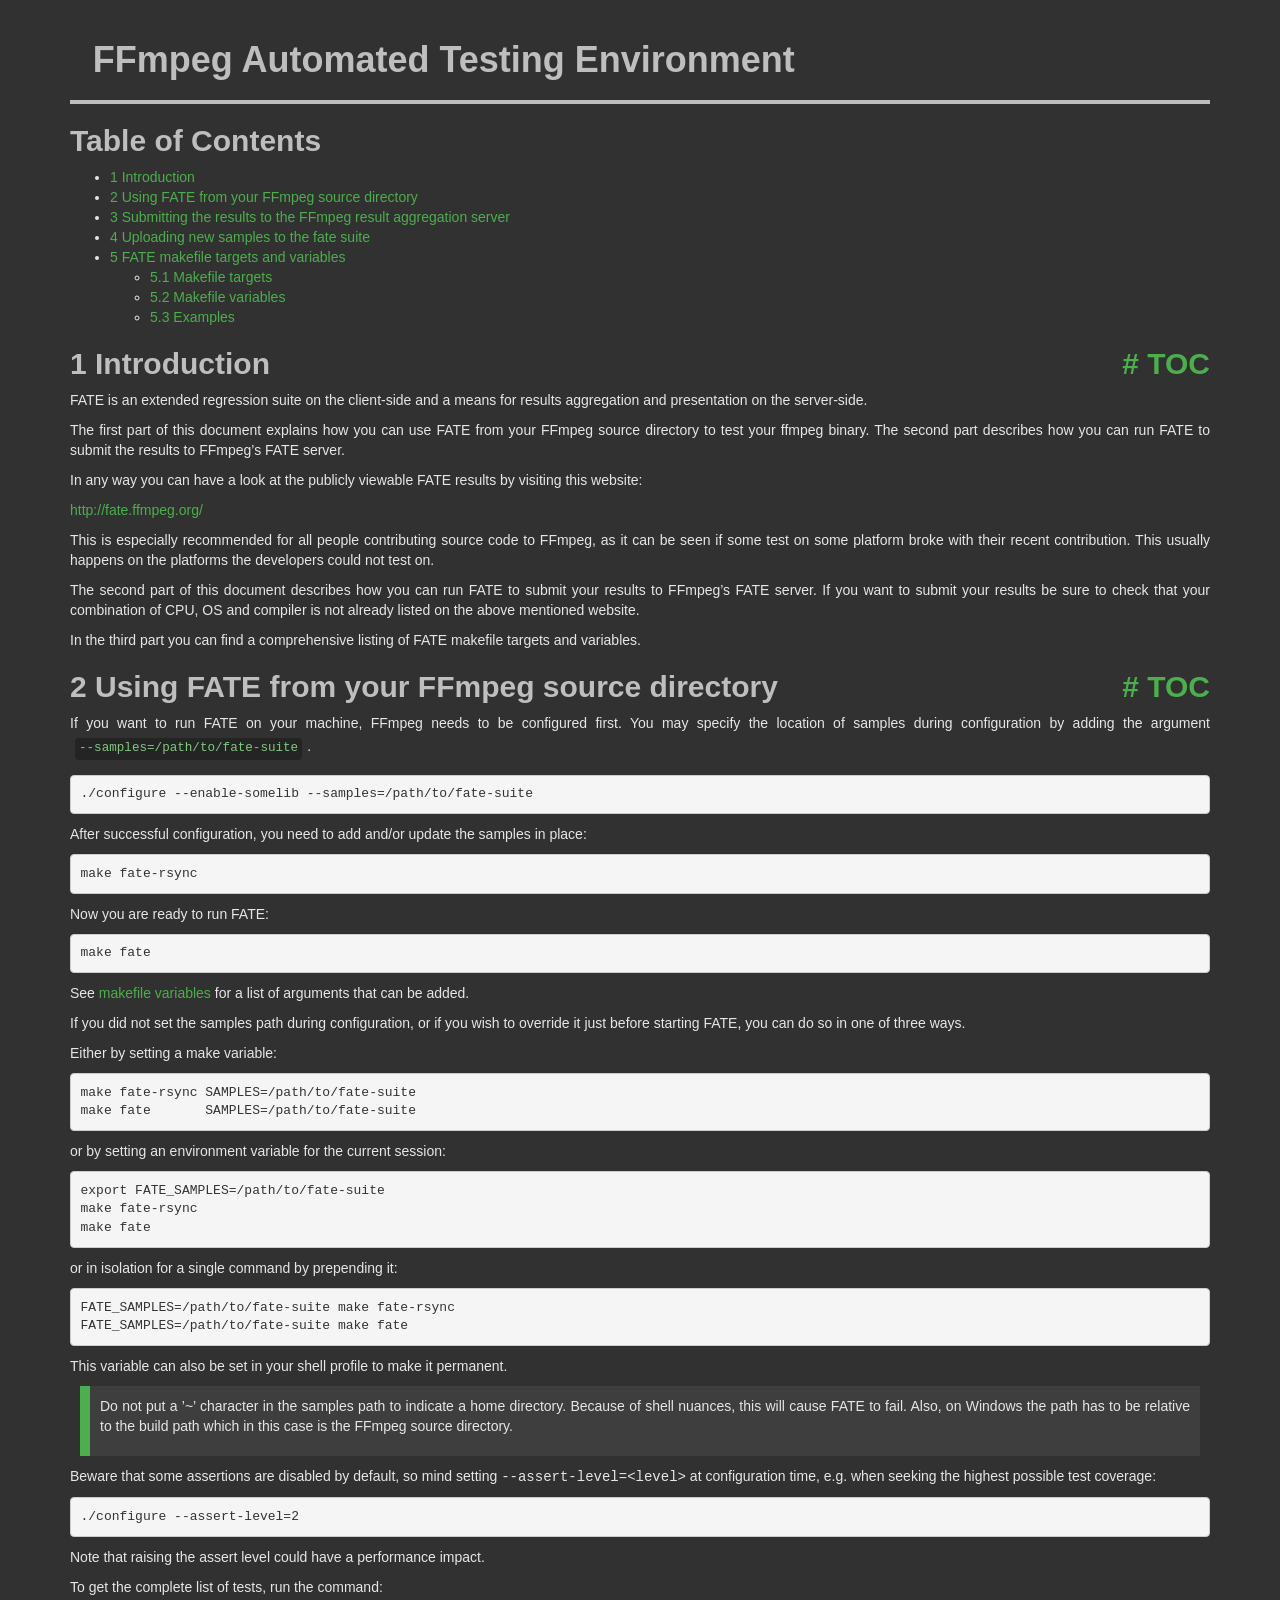
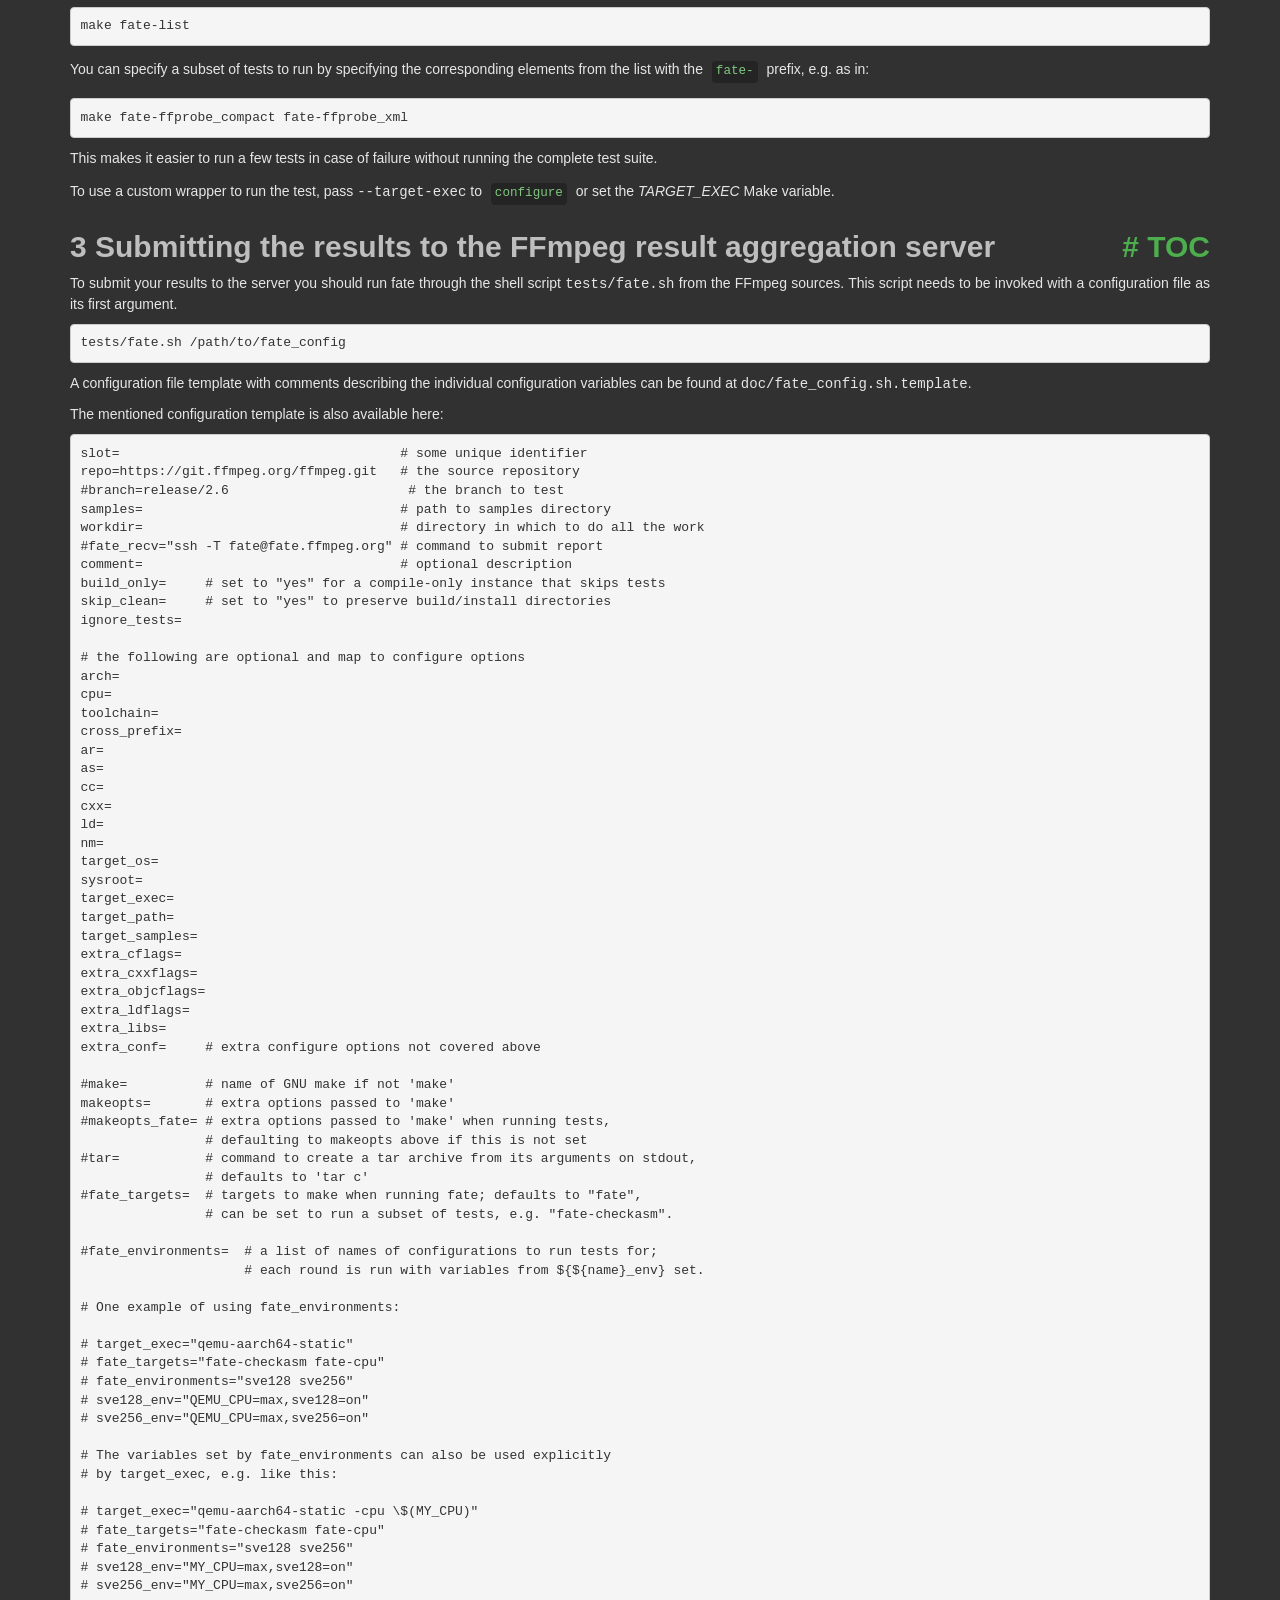
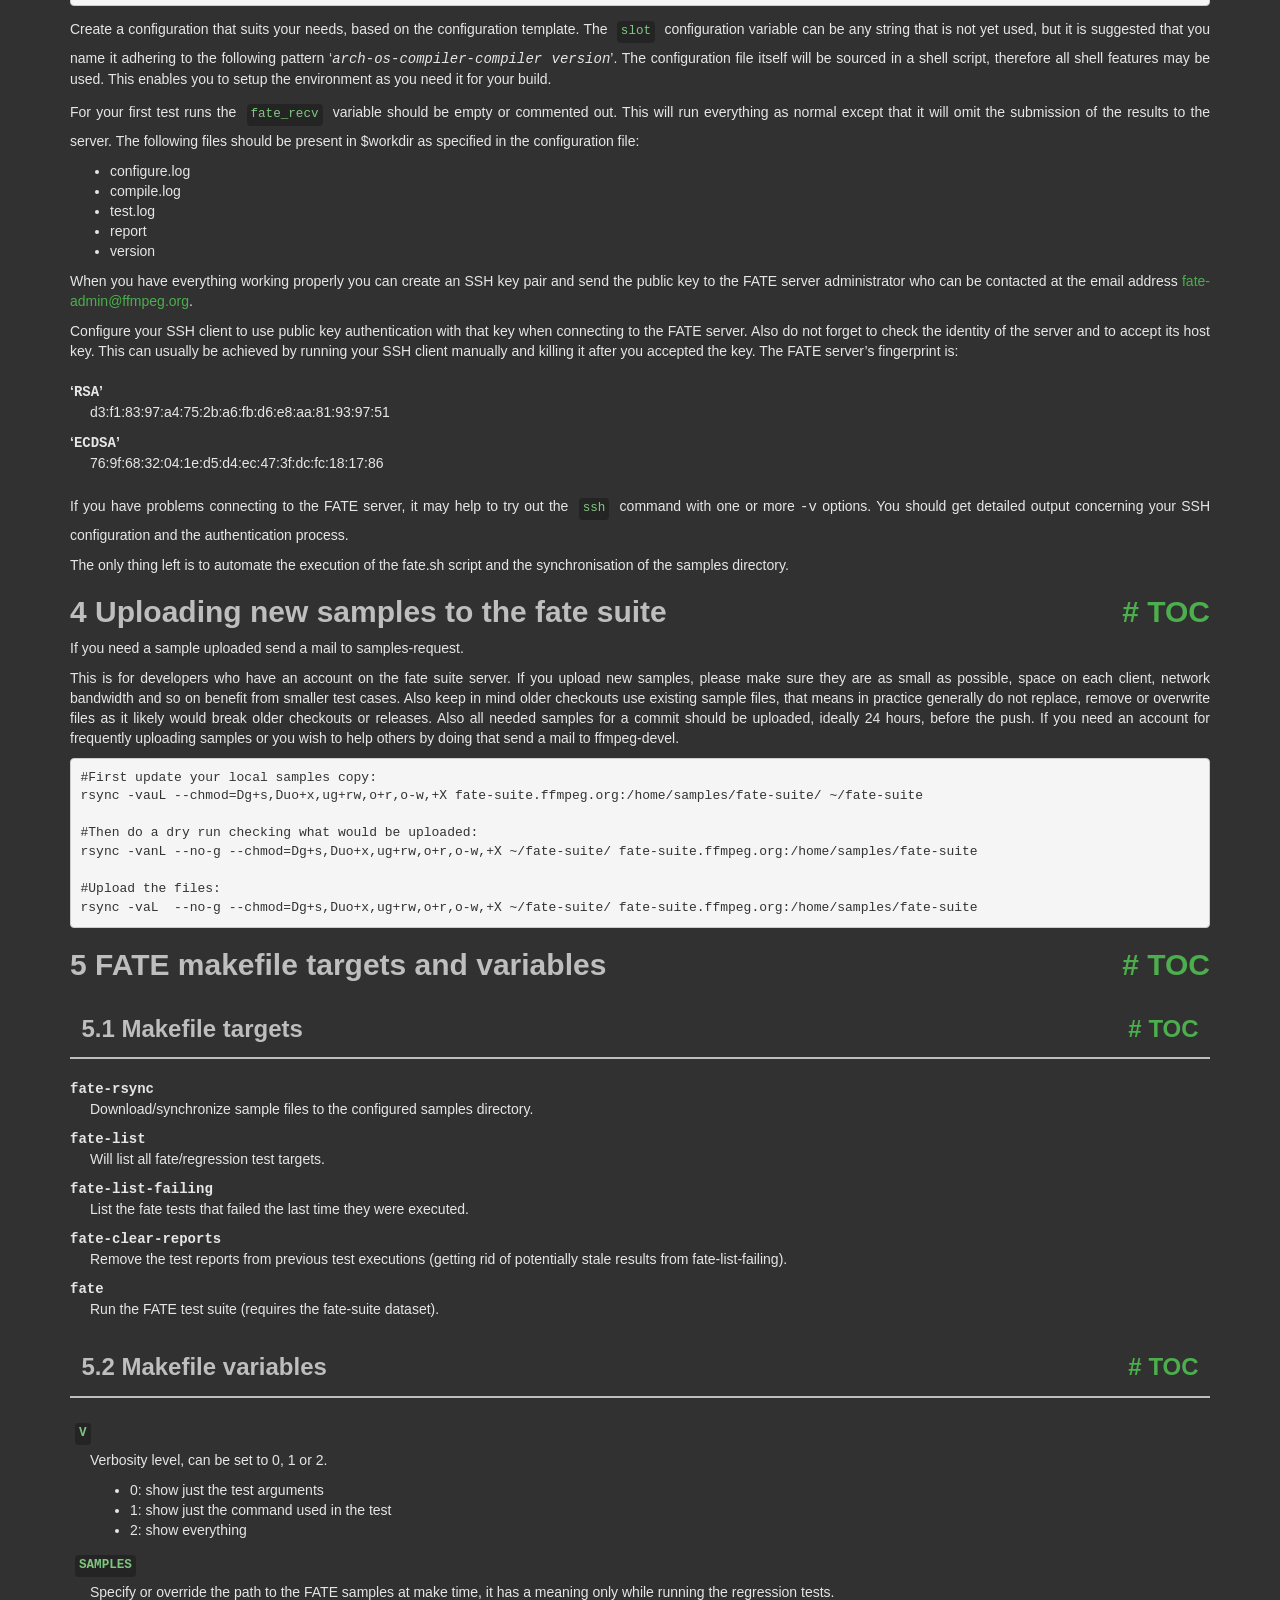
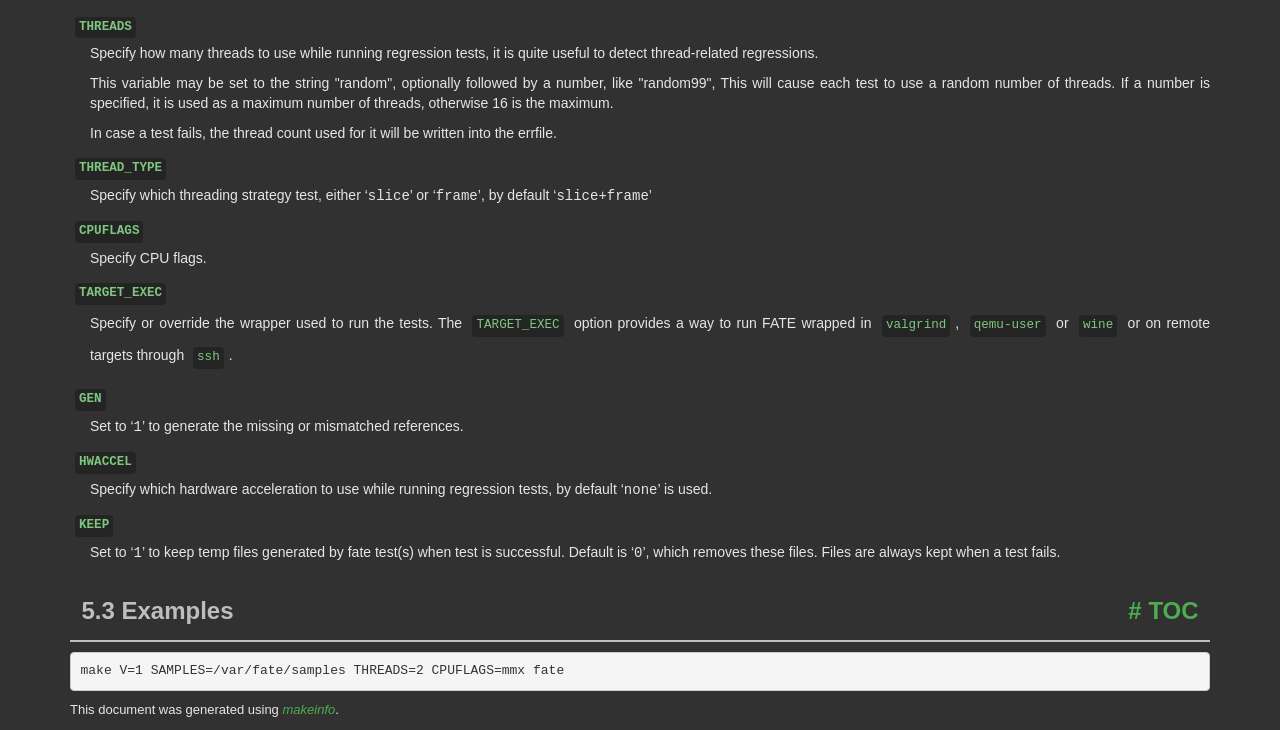
<file: doc/fate.html>
<!DOCTYPE html PUBLIC "-//W3C//DTD HTML 4.01 Transitional//EN" "http://www.w3.org/TR/html4/loose.dtd">
<html>
<!-- Created by GNU Texinfo 7.2, https://www.gnu.org/software/texinfo/ -->
  <head>
    <meta charset="utf-8">
    <title>
      FFmpeg Automated Testing Environment
    </title>
    <meta name="viewport" content="width=device-width,initial-scale=1.0">
    <link rel="stylesheet" type="text/css" href="bootstrap.min.css">
    <link rel="stylesheet" type="text/css" href="style.min.css">
  </head>
  <body>
    <div class="container">
      <h1>
      FFmpeg Automated Testing Environment
      </h1>


<a name="Top"></a>
<a name="SEC_Top"></a>

<div class="region-contents" id="SEC_Contents">
<h2 class="contents-heading">Table of Contents</h2>

<div class="contents">

<ul class="toc-numbered-mark">
  <li><a id="toc-Introduction" href="#Introduction">1 Introduction</a></li>
  <li><a id="toc-Using-FATE-from-your-FFmpeg-source-directory" href="#Using-FATE-from-your-FFmpeg-source-directory">2 Using FATE from your FFmpeg source directory</a></li>
  <li><a id="toc-Submitting-the-results-to-the-FFmpeg-result-aggregation-server" href="#Submitting-the-results-to-the-FFmpeg-result-aggregation-server">3 Submitting the results to the FFmpeg result aggregation server</a></li>
  <li><a id="toc-Uploading-new-samples-to-the-fate-suite" href="#Uploading-new-samples-to-the-fate-suite">4 Uploading new samples to the fate suite</a></li>
  <li><a id="toc-FATE-makefile-targets-and-variables" href="#FATE-makefile-targets-and-variables">5 FATE makefile targets and variables</a>
  <ul class="toc-numbered-mark">
    <li><a id="toc-Makefile-targets" href="#Makefile-targets">5.1 Makefile targets</a></li>
    <li><a id="toc-Makefile-variables" href="#Makefile-variables">5.2 Makefile variables</a></li>
    <li><a id="toc-Examples" href="#Examples">5.3 Examples</a></li>
  </ul></li>
</ul>
</div>
</div>

<a name="Introduction"></a>
<h2 class="chapter">1 Introduction<span class="pull-right"><a class="anchor hidden-xs" href="#Introduction" aria-hidden="true">#</a> <a class="anchor hidden-xs"href="#toc-Introduction" aria-hidden="true">TOC</a></span></h2>

<p>FATE is an extended regression suite on the client-side and a means
for results aggregation and presentation on the server-side.
</p>
<p>The first part of this document explains how you can use FATE from
your FFmpeg source directory to test your ffmpeg binary. The second
part describes how you can run FATE to submit the results to FFmpeg&rsquo;s
FATE server.
</p>
<p>In any way you can have a look at the publicly viewable FATE results
by visiting this website:
</p>
<p><a class="url" href="http://fate.ffmpeg.org/">http://fate.ffmpeg.org/</a>
</p>
<p>This is especially recommended for all people contributing source
code to FFmpeg, as it can be seen if some test on some platform broke
with their recent contribution. This usually happens on the platforms
the developers could not test on.
</p>
<p>The second part of this document describes how you can run FATE to
submit your results to FFmpeg&rsquo;s FATE server. If you want to submit your
results be sure to check that your combination of CPU, OS and compiler
is not already listed on the above mentioned website.
</p>
<p>In the third part you can find a comprehensive listing of FATE makefile
targets and variables.
</p>

<a name="Using-FATE-from-your-FFmpeg-source-directory"></a>
<h2 class="chapter">2 Using FATE from your FFmpeg source directory<span class="pull-right"><a class="anchor hidden-xs" href="#Using-FATE-from-your-FFmpeg-source-directory" aria-hidden="true">#</a> <a class="anchor hidden-xs"href="#toc-Using-FATE-from-your-FFmpeg-source-directory" aria-hidden="true">TOC</a></span></h2>

<p>If you want to run FATE on your machine, FFmpeg needs to be configured first.
You may specify the location of samples during configuration by adding the
argument <code class="code">--samples=/path/to/fate-suite</code>.
</p>
<div class="example">
<pre class="example-preformatted">./configure --enable-somelib --samples=/path/to/fate-suite
</pre></div>

<p>After successful configuration, you need to add and/or update the samples in place:
</p>
<div class="example">
<pre class="example-preformatted">make fate-rsync
</pre></div>

<p>Now you are ready to run FATE:
</p>
<div class="example">
<pre class="example-preformatted">make fate
</pre></div>

<p>See <a class="ref" href="#makefile-variables">makefile variables</a> for a list of arguments that can be added.
</p>
<p>If you did not set the samples path during configuration, or if you wish to
override it just before starting FATE, you can do so in one of three ways.
</p>
<p>Either by setting a make variable:
</p>
<div class="example">
<pre class="example-preformatted">make fate-rsync SAMPLES=/path/to/fate-suite
make fate       SAMPLES=/path/to/fate-suite
</pre></div>

<p>or by setting an environment variable for the current session:
</p>
<div class="example">
<pre class="example-preformatted">export FATE_SAMPLES=/path/to/fate-suite
make fate-rsync
make fate
</pre></div>

<p>or in isolation for a single command by prepending it:
</p>
<div class="example">
<pre class="example-preformatted">FATE_SAMPLES=/path/to/fate-suite make fate-rsync
FATE_SAMPLES=/path/to/fate-suite make fate
</pre></div>

<p>This variable can also be set in your shell profile to make it permanent.
</p>
<div class="info">
<p>Do not put a &rsquo;~&rsquo; character in the samples path to indicate a home
directory. Because of shell nuances, this will cause FATE to fail.
Also, on Windows the path has to be relative to the build path
which in this case is the FFmpeg source directory.
</p></div>
<p>Beware that some assertions are disabled by default, so mind setting
<samp class="option">--assert-level=&lt;level&gt;</samp> at configuration time, e.g. when seeking
the highest possible test coverage:
</p><div class="example">
<pre class="example-preformatted">./configure --assert-level=2
</pre></div>
<p>Note that raising the assert level could have a performance impact.
</p>
<p>To get the complete list of tests, run the command:
</p><div class="example">
<pre class="example-preformatted">make fate-list
</pre></div>

<p>You can specify a subset of tests to run by specifying the
corresponding elements from the list with the <code class="code">fate-</code> prefix,
e.g. as in:
</p><div class="example">
<pre class="example-preformatted">make fate-ffprobe_compact fate-ffprobe_xml
</pre></div>

<p>This makes it easier to run a few tests in case of failure without
running the complete test suite.
</p>
<p>To use a custom wrapper to run the test, pass <samp class="option">--target-exec</samp> to
<code class="command">configure</code> or set the <var class="var">TARGET_EXEC</var> Make variable.
</p>

<a name="Submitting-the-results-to-the-FFmpeg-result-aggregation-server"></a>
<h2 class="chapter">3 Submitting the results to the FFmpeg result aggregation server<span class="pull-right"><a class="anchor hidden-xs" href="#Submitting-the-results-to-the-FFmpeg-result-aggregation-server" aria-hidden="true">#</a> <a class="anchor hidden-xs"href="#toc-Submitting-the-results-to-the-FFmpeg-result-aggregation-server" aria-hidden="true">TOC</a></span></h2>

<p>To submit your results to the server you should run fate through the
shell script <samp class="file">tests/fate.sh</samp> from the FFmpeg sources. This script needs
to be invoked with a configuration file as its first argument.
</p>
<div class="example">
<pre class="example-preformatted">tests/fate.sh /path/to/fate_config
</pre></div>

<p>A configuration file template with comments describing the individual
configuration variables can be found at <samp class="file">doc/fate_config.sh.template</samp>.
</p>
<p>The mentioned configuration template is also available here:
</p><pre class="verbatim">slot=                                    # some unique identifier
repo=https://git.ffmpeg.org/ffmpeg.git   # the source repository
#branch=release/2.6                       # the branch to test
samples=                                 # path to samples directory
workdir=                                 # directory in which to do all the work
#fate_recv=&quot;ssh -T fate@fate.ffmpeg.org&quot; # command to submit report
comment=                                 # optional description
build_only=     # set to &quot;yes&quot; for a compile-only instance that skips tests
skip_clean=     # set to &quot;yes&quot; to preserve build/install directories
ignore_tests=

# the following are optional and map to configure options
arch=
cpu=
toolchain=
cross_prefix=
ar=
as=
cc=
cxx=
ld=
nm=
target_os=
sysroot=
target_exec=
target_path=
target_samples=
extra_cflags=
extra_cxxflags=
extra_objcflags=
extra_ldflags=
extra_libs=
extra_conf=     # extra configure options not covered above

#make=          # name of GNU make if not 'make'
makeopts=       # extra options passed to 'make'
#makeopts_fate= # extra options passed to 'make' when running tests,
                # defaulting to makeopts above if this is not set
#tar=           # command to create a tar archive from its arguments on stdout,
                # defaults to 'tar c'
#fate_targets=  # targets to make when running fate; defaults to &quot;fate&quot;,
                # can be set to run a subset of tests, e.g. &quot;fate-checkasm&quot;.

#fate_environments=  # a list of names of configurations to run tests for;
                     # each round is run with variables from ${${name}_env} set.

# One example of using fate_environments:

# target_exec=&quot;qemu-aarch64-static&quot;
# fate_targets=&quot;fate-checkasm fate-cpu&quot;
# fate_environments=&quot;sve128 sve256&quot;
# sve128_env=&quot;QEMU_CPU=max,sve128=on&quot;
# sve256_env=&quot;QEMU_CPU=max,sve256=on&quot;

# The variables set by fate_environments can also be used explicitly
# by target_exec, e.g. like this:

# target_exec=&quot;qemu-aarch64-static -cpu \$(MY_CPU)&quot;
# fate_targets=&quot;fate-checkasm fate-cpu&quot;
# fate_environments=&quot;sve128 sve256&quot;
# sve128_env=&quot;MY_CPU=max,sve128=on&quot;
# sve256_env=&quot;MY_CPU=max,sve256=on&quot;
</pre>
<p>Create a configuration that suits your needs, based on the configuration
template. The <code class="env">slot</code> configuration variable can be any string that is not
yet used, but it is suggested that you name it adhering to the following
pattern &lsquo;<samp class="samp"><var class="var">arch</var>-<var class="var">os</var>-<var class="var">compiler</var>-<var class="var">compiler version</var></samp>&rsquo;. The
configuration file itself will be sourced in a shell script, therefore all
shell features may be used. This enables you to setup the environment as you
need it for your build.
</p>
<p>For your first test runs the <code class="env">fate_recv</code> variable should be empty or
commented out. This will run everything as normal except that it will omit
the submission of the results to the server. The following files should be
present in $workdir as specified in the configuration file:
</p>
<ul class="itemize mark-bullet">
<li>configure.log
    </li><li>compile.log
    </li><li>test.log
    </li><li>report
    </li><li>version
</li></ul>

<p>When you have everything working properly you can create an SSH key pair
and send the public key to the FATE server administrator who can be contacted
at the email address <a class="email" href="mailto:fate-admin@ffmpeg.org">fate-admin@ffmpeg.org</a>.
</p>
<p>Configure your SSH client to use public key authentication with that key
when connecting to the FATE server. Also do not forget to check the identity
of the server and to accept its host key. This can usually be achieved by
running your SSH client manually and killing it after you accepted the key.
The FATE server&rsquo;s fingerprint is:
</p>
<dl class="table">
<dt>&lsquo;<samp class="samp">RSA</samp>&rsquo;</dt>
<dd><p>d3:f1:83:97:a4:75:2b:a6:fb:d6:e8:aa:81:93:97:51
</p></dd>
<dt>&lsquo;<samp class="samp">ECDSA</samp>&rsquo;</dt>
<dd><p>76:9f:68:32:04:1e:d5:d4:ec:47:3f:dc:fc:18:17:86
</p></dd>
</dl>

<p>If you have problems connecting to the FATE server, it may help to try out
the <code class="command">ssh</code> command with one or more <samp class="option">-v</samp> options. You should
get detailed output concerning your SSH configuration and the authentication
process.
</p>
<p>The only thing left is to automate the execution of the fate.sh script and
the synchronisation of the samples directory.
</p>
<a name="Uploading-new-samples-to-the-fate-suite"></a>
<h2 class="chapter">4 Uploading new samples to the fate suite<span class="pull-right"><a class="anchor hidden-xs" href="#Uploading-new-samples-to-the-fate-suite" aria-hidden="true">#</a> <a class="anchor hidden-xs"href="#toc-Uploading-new-samples-to-the-fate-suite" aria-hidden="true">TOC</a></span></h2>

<p>If you need a sample uploaded send a mail to samples-request.
</p>
<p>This is for developers who have an account on the fate suite server.
If you upload new samples, please make sure they are as small as possible,
space on each client, network bandwidth and so on benefit from smaller test cases.
Also keep in mind older checkouts use existing sample files, that means in
practice generally do not replace, remove or overwrite files as it likely would
break older checkouts or releases.
Also all needed samples for a commit should be uploaded, ideally 24
hours, before the push.
If you need an account for frequently uploading samples or you wish to help
others by doing that send a mail to ffmpeg-devel.
</p>
<div class="example">
<pre class="example-preformatted">#First update your local samples copy:
rsync -vauL --chmod=Dg+s,Duo+x,ug+rw,o+r,o-w,+X fate-suite.ffmpeg.org:/home/samples/fate-suite/ ~/fate-suite

#Then do a dry run checking what would be uploaded:
rsync -vanL --no-g --chmod=Dg+s,Duo+x,ug+rw,o+r,o-w,+X ~/fate-suite/ fate-suite.ffmpeg.org:/home/samples/fate-suite

#Upload the files:
rsync -vaL  --no-g --chmod=Dg+s,Duo+x,ug+rw,o+r,o-w,+X ~/fate-suite/ fate-suite.ffmpeg.org:/home/samples/fate-suite
</pre></div>


<a name="FATE-makefile-targets-and-variables"></a>
<h2 class="chapter">5 FATE makefile targets and variables<span class="pull-right"><a class="anchor hidden-xs" href="#FATE-makefile-targets-and-variables" aria-hidden="true">#</a> <a class="anchor hidden-xs"href="#toc-FATE-makefile-targets-and-variables" aria-hidden="true">TOC</a></span></h2>

<a name="Makefile-targets"></a>
<h3 class="section">5.1 Makefile targets<span class="pull-right"><a class="anchor hidden-xs" href="#Makefile-targets" aria-hidden="true">#</a> <a class="anchor hidden-xs"href="#toc-Makefile-targets" aria-hidden="true">TOC</a></span></h3>

<dl class="table">
<dt><samp class="option">fate-rsync</samp></dt>
<dd><p>Download/synchronize sample files to the configured samples directory.
</p>
</dd>
<dt><samp class="option">fate-list</samp></dt>
<dd><p>Will list all fate/regression test targets.
</p>
</dd>
<dt><samp class="option">fate-list-failing</samp></dt>
<dd><p>List the fate tests that failed the last time they were executed.
</p>
</dd>
<dt><samp class="option">fate-clear-reports</samp></dt>
<dd><p>Remove the test reports from previous test executions (getting rid of
potentially stale results from fate-list-failing).
</p>
</dd>
<dt><samp class="option">fate</samp></dt>
<dd><p>Run the FATE test suite (requires the fate-suite dataset).
</p></dd>
</dl>

<a name="Makefile-variables"></a>
<h3 class="section">5.2 Makefile variables<span class="pull-right"><a class="anchor hidden-xs" href="#Makefile-variables" aria-hidden="true">#</a> <a class="anchor hidden-xs"href="#toc-Makefile-variables" aria-hidden="true">TOC</a></span></h3>
<a class="anchor" id="makefile-variables"></a>
<dl class="table">
<dt><code class="env">V</code></dt>
<dd><p>Verbosity level, can be set to 0, 1 or 2.
    </p><ul class="itemize mark-bullet">
<li>0: show just the test arguments
        </li><li>1: show just the command used in the test
        </li><li>2: show everything
    </li></ul>

</dd>
<dt><code class="env">SAMPLES</code></dt>
<dd><p>Specify or override the path to the FATE samples at make time, it has a
meaning only while running the regression tests.
</p>
</dd>
<dt><code class="env">THREADS</code></dt>
<dd><p>Specify how many threads to use while running regression tests, it is
quite useful to detect thread-related regressions.
</p>
<p>This variable may be set to the string &quot;random&quot;, optionally followed by a
number, like &quot;random99&quot;, This will cause each test to use a random number of
threads. If a number is specified, it is used as a maximum number of threads,
otherwise 16 is the maximum.
</p>
<p>In case a test fails, the thread count used for it will be written into the
errfile.
</p>
</dd>
<dt><code class="env">THREAD_TYPE</code></dt>
<dd><p>Specify which threading strategy test, either &lsquo;<samp class="samp">slice</samp>&rsquo; or &lsquo;<samp class="samp">frame</samp>&rsquo;,
by default &lsquo;<samp class="samp">slice+frame</samp>&rsquo;
</p>
</dd>
<dt><code class="env">CPUFLAGS</code></dt>
<dd><p>Specify CPU flags.
</p>
</dd>
<dt><code class="env">TARGET_EXEC</code></dt>
<dd><p>Specify or override the wrapper used to run the tests.
The <code class="env">TARGET_EXEC</code> option provides a way to run FATE wrapped in
<code class="command">valgrind</code>, <code class="command">qemu-user</code> or <code class="command">wine</code> or on remote targets
through <code class="command">ssh</code>.
</p>
</dd>
<dt><code class="env">GEN</code></dt>
<dd><p>Set to &lsquo;<samp class="samp">1</samp>&rsquo; to generate the missing or mismatched references.
</p>
</dd>
<dt><code class="env">HWACCEL</code></dt>
<dd><p>Specify which hardware acceleration to use while running regression tests,
by default &lsquo;<samp class="samp">none</samp>&rsquo; is used.
</p>
</dd>
<dt><code class="env">KEEP</code></dt>
<dd><p>Set to &lsquo;<samp class="samp">1</samp>&rsquo; to keep temp files generated by fate test(s) when test is successful.
Default is &lsquo;<samp class="samp">0</samp>&rsquo;, which removes these files. Files are always kept when a test
fails.
</p>
</dd>
</dl>

<a name="Examples"></a>
<h3 class="section">5.3 Examples<span class="pull-right"><a class="anchor hidden-xs" href="#Examples" aria-hidden="true">#</a> <a class="anchor hidden-xs"href="#toc-Examples" aria-hidden="true">TOC</a></span></h3>

<div class="example">
<pre class="example-preformatted">make V=1 SAMPLES=/var/fate/samples THREADS=2 CPUFLAGS=mmx fate
</pre></div>
      <p style="font-size: small;">
        This document was generated using <a class="uref" href="https://www.gnu.org/software/texinfo/"><em class="emph">makeinfo</em></a>.
      </p>
    </div>
  </body>
</html>
</file>
<file: doc/style.min.css>
/*!
The MIT License (MIT)

Copyright (c) 2014 Barbara Lepage <db0company@gmail.com>

Permission is hereby granted, free of charge, to any person obtaining a copy
of this software and associated documentation files (the "Software"), to deal
in the Software without restriction, including without limitation the rights
to use, copy, modify, merge, publish, distribute, sublicense, and/or sell
copies of the Software, and to permit persons to whom the Software is
furnished to do so, subject to the following conditions:

The above copyright notice and this permission notice shall be included in all
copies or substantial portions of the Software.

THE SOFTWARE IS PROVIDED "AS IS", WITHOUT WARRANTY OF ANY KIND, EXPRESS OR
IMPLIED, INCLUDING BUT NOT LIMITED TO THE WARRANTIES OF MERCHANTABILITY,
FITNESS FOR A PARTICULAR PURPOSE AND NONINFRINGEMENT. IN NO EVENT SHALL THE
AUTHORS OR COPYRIGHT HOLDERS BE LIABLE FOR ANY CLAIM, DAMAGES OR OTHER
LIABILITY, WHETHER IN AN ACTION OF CONTRACT, TORT OR OTHERWISE, ARISING FROM,
OUT OF OR IN CONNECTION WITH THE SOFTWARE OR THE USE OR OTHER DEALINGS IN THE
SOFTWARE.
 */body{background-color:#313131;color:#e6e6e6;text-align:justify}body, h1, h2, h3, h4, h5, h6{font-family:"Lucida Grande","Lucida Sans Unicode","Lucida Sans","Helvetica Neue",Helvetica,Verdana,Tahoma,sans-serif}a{color:#4cae4c}a strong{color:#e6e6e6}a:hover{color:#7fc77f}a:hover strong{color:#4cae4c}main{width:100% ! important;min-height:600px;margin:auto}h1, h2, h3, h4{font-weight:bold;text-align:left}h1, h2, h3{color:#bebebe}h1 strong, h2 strong, h3 strong{color:#e6e6e6}h4, h5, h6{color:#3c8b3c}h1{border-bottom:4px #bebebe solid;padding:20px 2%}h3{border-bottom:2px #bebebe solid;padding:15px 1%}h4{border-bottom:1px solid #e6e6e6;padding:10px 0;margin:20px 0;color:#e6e6e6}.list-group .list-group-item{background-color:#3e3e3e;border-color:black}.list-group.list-group-big .list-group-item{padding:25px}.list-group a.list-group-item{color:#7fc77f}.list-group a.list-group-item:hover{background-color:#313131;color:#4cae4c}.well{background-color:#242424;border-color:black;color:#bebebe}.well strong{color:#e6e6e6}.well code{background-color:#313131}.well hr{border-color:#3c8b3c}.well h3{margin:5px 0 15px 0;border:0;padding:0}.well a{color:#4cae4c}.well a.btn{color:white}.well small{display:block;padding:0 10px;font-style:italic}.well.example{padding-top:40px;margin-bottom:130px}.well.example pre{margin:50px;margin-bottom:30px;font-size:1.5em}.well.example .btn{margin-right:50px;margin-bottom:20px}.well.well-with-icon{min-height:136px}.well.well-with-icon .pull-right,.well.well-with-icon .pull-left{background-color:#4cae4c;color:#e6e6e6;padding:10px;border-radius:5px;margin:5px}.well.well-with-icon .pull-right{margin-left:20px}.well.well-with-icon .pull-left{margin-right:20px}a.well{display:block}a.well:hover{text-decoration:none;opacity:0.8}.info, .warning{margin:10px;padding:10px;background-color:#3e3e3e;color:#e6e6e6}.info code, .warning code{background-color:#313131}.info{border-left:10px #4cae4c solid}.warning{border-left:10px #ae4c4c solid}.with-icon{padding:30px}.with-icon .pull-left{padding-right:30px}.with-icon .pull-right{padding-left:30px}dd{margin-left:20px}code{background-color:#242424;color:#7fc77f;display:inline-block;margin:5px}.table{margin:20px 0;border-radius:4px}.table th,.table td,.table tr{border:1px solid #171717}.table tr th{background-color:#3e3e3e;border-bottom:2px solid #e6e6e6}.table tr:nth-child(odd){background-color:#242424}#sidebar-wrapper, .navbar{background-color:#171717;overflow-x:hidden}#sidebar-wrapper .sidebar-brand img,#sidebar-wrapper .navbar-brand img, .navbar .sidebar-brand img, .navbar .navbar-brand img{opacity:0.6;margin-right:8px}#sidebar-wrapper .sidebar-brand:hover,#sidebar-wrapper .navbar-brand:hover, .navbar .sidebar-brand:hover, .navbar .navbar-brand:hover{color:#fff}#sidebar-wrapper .sidebar-brand:hover img,#sidebar-wrapper .navbar-brand:hover img, .navbar .sidebar-brand:hover img, .navbar .navbar-brand:hover img{opacity:1}#sidebar-wrapper .sidebar-nav li ul, .navbar .sidebar-nav li ul{list-style-type:none;padding:0}#sidebar-wrapper .sidebar-nav li ul li, .navbar .sidebar-nav li ul li{line-height:20px}#sidebar-wrapper .sidebar-nav li ul li a, .navbar .sidebar-nav li ul li a{padding-left:20px}.content-header{height:auto;background-color:#242424}.content-header h1{color:#e6e6e6;display:block;margin:0;margin-bottom:20px;line-height:normal;border-bottom:none}#download h4, #index h4{margin-top:180px}#download h4.first, #index h4.first{margin-top:20px}#download h4.first small, #index h4.first small{color:inherit;font-size:1em}#download .btn-download-wrapper, #index .btn-download-wrapper{text-align:center;margin:160px auto}#download .btn-download-wrapper .btn, #index .btn-download-wrapper .btn{font-size:3em;padding:3%;display:inline-block;margin-bottom:5px}#download .btn-download-wrapper small, #index .btn-download-wrapper small{display:block;font-size:0.4em}#download h2.description, #index h2.description{color:#e6e6e6;font-size:2em;font-weight:bold;margin:120px 50px;line-height:2em}#download h2.description .label, #index h2.description .label{font-size:0.5em}#download .btn-download-wrapper{margin:40px auto}#download .os-selector{text-align:center;color:#e6e6e6;margin:30px 0}#download .os-selector a.btn-build{color:#e6e6e6;display:block;padding:20px;border-radius:2px}#download .os-selector .btn-build[href="#build-linux"]{background-color:#e43}#download .os-selector .btn-build[href="#build-linux"]:hover{color:#e43;background-color:#e6e6e6}#download .os-selector .btn-build[href="#build-windows"]{background-color:#06a}#download .os-selector .btn-build[href="#build-windows"]:hover{color:#06a;background-color:#e6e6e6}#download .os-selector .btn-build[href="#build-mac"]{background-color:darkgrey}#download .os-selector .btn-build[href="#build-mac"]:hover{color:darkgrey;background-color:#e6e6e6}#download .os-selector .tab-content{margin-top:20px}#download .os-selector #build-linux h3{color:#e43}#download .os-selector #build-windows h3{color:#06a}#download .os-selector #build-mac h3{color:darkgrey}footer{background-color:#242424;border-top:1px #101010 solid;padding:20px 0%}footer a{display:block}footer img[alt="FFmpeg"]{width:50%;display:block;margin:auto}.example.user-good pre{color:#bfbfbf;border:1px solid #357735;border-left:10px solid #357735;background-color:#242424}.example.user-bad pre{color:#bfbfbf;border:1px solid #ae4c4c;border-left:10px solid #ae4c4c;background-color:#242424}
</file>
